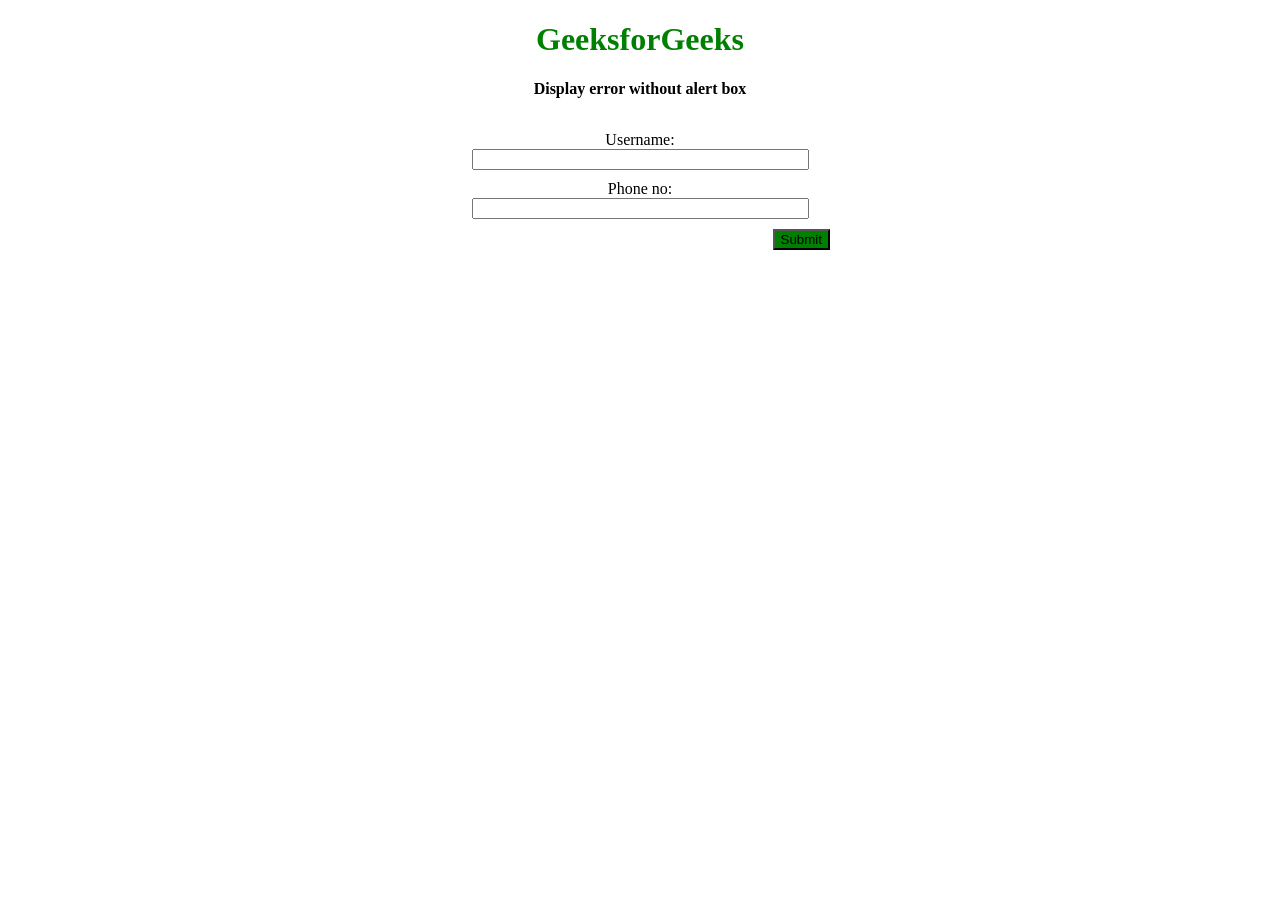
<file: Practice/Vikas/index.html>
<!DOCTYPE html>
<html lang="en">

<head>
	<meta charset="UTF-8">
	<meta name="viewport"
		content="width=device-width,
				initial-scale=1.0">
	<title>Demo</title>
	<style>
		h1 {
			color: green;
		}
		.container {
			padding: 15px;
			width: 400px;
		}
		
		label,
		input {
			margin-bottom: 10px;
		}
		
		button {
			float: right;
			margin-right: 10px;
			background-color: green;
		}
	</style>
</head>

<body>
	<center>
		<h1>GeeksforGeeks</h1>
		<b>Display error without alert box</b>
		<br><br>
		<div class="container">
			<div>
				<label>Username:</label>
				<input type="text" size="40">
			</div>
			<div>
				<label>Phone no:</label>
				<input type="text"
					id="number" size="40">
				<span id="error"></span>
			</div>
			<button type="submit"
					onclick="errorMessage()">
				Submit
			</button>
		</div>
	</center>
</body>
<script>
	function errorMessage() {
		var error = document.getElementById("error")
		if (isNaN(document.getElementById("number").value))
		{
			
			// Changing content and color of content
			error.textContent = "Please enter a valid number"
			error.style.color = "red"
		} else {
			error.textContent = ""
		}
	}
</script>

</html>
</file>
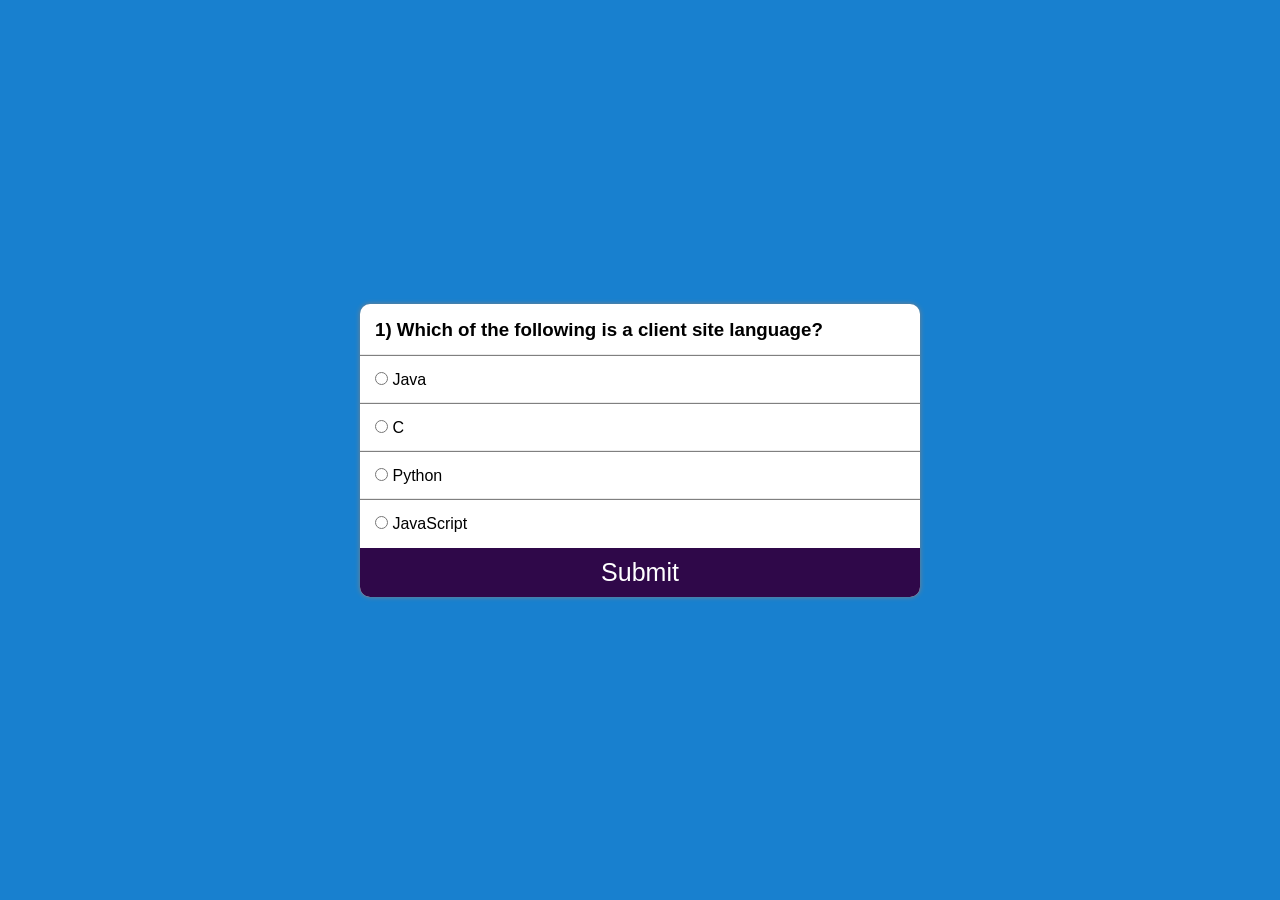
<file: Practice/Sunny/quizApp/index.html>
<!DOCTYPE html>
<html lang="en">

<head>
    <meta charset="UTF-8">
    <meta http-equiv="X-UA-Compatible" content="IE=edge">
    <meta name="viewport" content="width=device-width, initial-scale=1.0">
    <title>Quiz</title>
    <link rel="stylesheet" href="style.css" />
</head>

<body>
    <section class="main">

        <div class="container">
            <div class="col">
                <h3 id="questionBox">
                    1) Lorem ipsum dolor sit amet, consectetur adipisicing elit Debitis?
                </h3>
            </div>
            <div class="col box">
                <input name="option" type="radio" id="first" value="a" required>
                <label for="first">Testing 1</label>
            </div>
            <div class="col box">
                <input name="option" type="radio" id="second" value="b" required>
                <label for="second">Testing 2</label>
            </div>
            <div class="col box">
                <input name="option" type="radio" id="third" value="c" required>
                <label for="third">Testing 3</label>
            </div>
            <div class="col box">
                <input name="option" type="radio" id="fourth" value="d" required>
                <label for="fourth">Testing 4</label>
            </div>
            <button id="submit">Submit</button>
        </div>

    </section>
    <script src="script.js"></script>
</body>

</html>
</file>
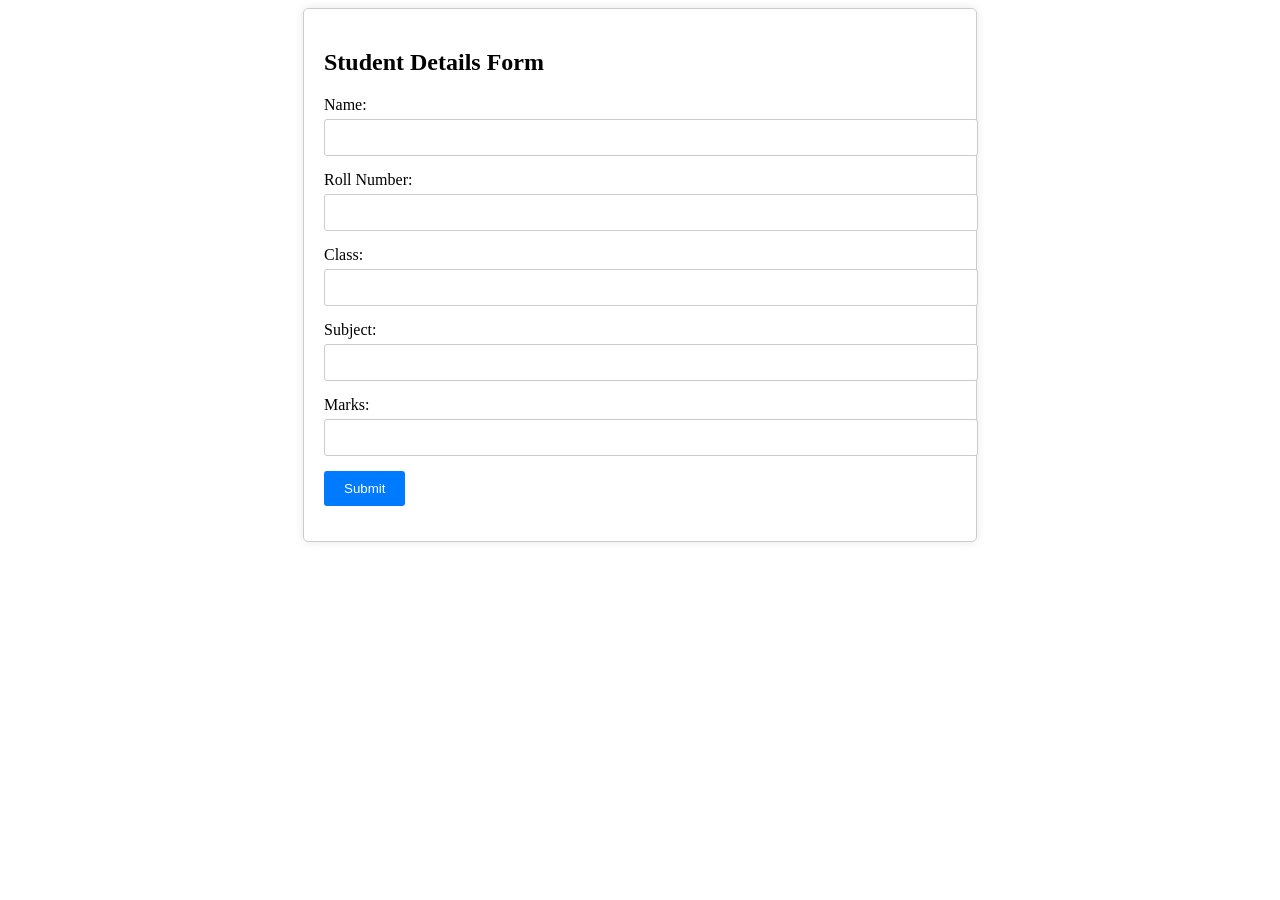
<file: Practice/Tamanna/studentform.html>
<!DOCTYPE html>
<html lang="en">
<head>
    <meta charset="UTF-8">
    <meta name="viewport" content="width=device-width, initial-scale=1.0">
    <title>Student Details Form</title>
    <style>
        /* Style the form container */
        .form-container {
            width: 50%;
            margin: 0 auto;
            padding: 20px;
            border: 1px solid #ccc;
            border-radius: 5px;
            box-shadow: 0 0 10px rgba(0, 0, 0, 0.1);
        }

        /* Style form fields */
        .form-group {
            margin-bottom: 15px;
        }

        .form-group label {
            display: block;
            margin-bottom: 5px;
        }

        .form-group input[type="text"],
        .form-group input[type="number"] {
            width: 100%;
            padding: 10px;
            border: 1px solid #ccc;
            border-radius: 3px;
        }

        /* Style the submit button */
        .btn-submit {
            background-color: #007BFF;
            color: #fff;
            padding: 10px 20px;
            border: none;
            border-radius: 3px;
            cursor: pointer;
        }
    </style>
</head>
<body>
    <div class="form-container">
        <h2>Student Details Form</h2>
        <form action="#" method="post">
            <div class="form-group">
                <label for="name">Name:</label>
                <input type="text" id="name" name="name" required>
            </div>
            <div class="form-group">
                <label for="rollno">Roll Number:</label>
                <input type="text" id="rollno" name="rollno" required>
            </div>
            <div class="form-group">
                <label for="class">Class:</label>
                <input type="text" id="class" name="class" required>
            </div>
            <div class="form-group">
                <label for="subject">Subject:</label>
                <input type="text" id="subject" name="subject" required>
            </div>
            <div class="form-group">
                <label for="marks">Marks:</label>
                <input type="number" id="marks" name="marks" required>
            </div>
            <div class="form-group">
                <input type="submit" class="btn-submit" value="Submit">
            </div>
        </form>
    </div>
</body>
</html>
</file>
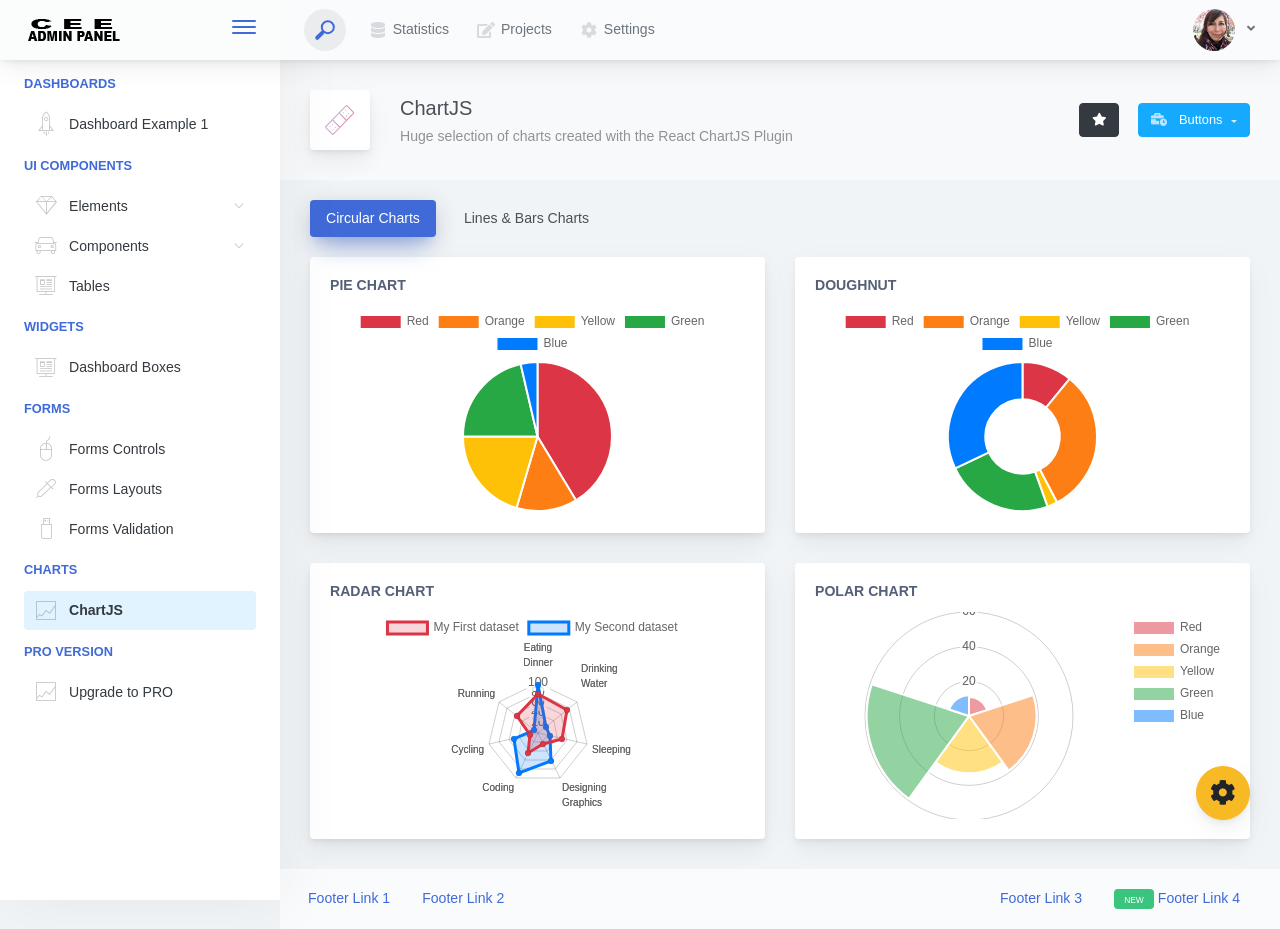
<file: CEE/adminpanel/admin/charts-chartjs.html>
<!doctype html>
<html lang="en">

<head>
    <meta charset="utf-8">
    <meta http-equiv="X-UA-Compatible" content="IE=edge">
    <meta http-equiv="Content-Language" content="en">
    <meta http-equiv="Content-Type" content="text/html; charset=utf-8"/>
    <title>ChartJS - Huge selection of charts created with the React ChartJS Plugin</title>
    <meta name="viewport" content="width=device-width, initial-scale=1, maximum-scale=1, user-scalable=no, shrink-to-fit=no" />
    <meta name="description" content="Huge selection of charts created with the React ChartJS Plugin">
    <meta name="msapplication-tap-highlight" content="no">
    <!--
    =========================================================
    * ArchitectUI HTML Theme Dashboard - v1.0.0
    =========================================================
    * Product Page: https://dashboardpack.com
    * Copyright 2019 DashboardPack (https://dashboardpack.com)
    * Licensed under MIT (https://github.com/DashboardPack/architectui-html-theme-free/blob/master/LICENSE)
    =========================================================
    * The above copyright notice and this permission notice shall be included in all copies or substantial portions of the Software.
    -->
<link href="./main.css" rel="stylesheet"></head>
<body>
    <div class="app-container app-theme-white body-tabs-shadow fixed-sidebar fixed-header">
        <div class="app-header header-shadow">
            <div class="app-header__logo">
                <div class="logo-src"></div>
                <div class="header__pane ml-auto">
                    <div>
                        <button type="button" class="hamburger close-sidebar-btn hamburger--elastic" data-class="closed-sidebar">
                            <span class="hamburger-box">
                                <span class="hamburger-inner"></span>
                            </span>
                        </button>
                    </div>
                </div>
            </div>
            <div class="app-header__mobile-menu">
                <div>
                    <button type="button" class="hamburger hamburger--elastic mobile-toggle-nav">
                        <span class="hamburger-box">
                            <span class="hamburger-inner"></span>
                        </span>
                    </button>
                </div>
            </div>
            <div class="app-header__menu">
                <span>
                    <button type="button" class="btn-icon btn-icon-only btn btn-primary btn-sm mobile-toggle-header-nav">
                        <span class="btn-icon-wrapper">
                            <i class="fa fa-ellipsis-v fa-w-6"></i>
                        </span>
                    </button>
                </span>
            </div>    <div class="app-header__content">
                <div class="app-header-left">
                    <div class="search-wrapper">
                        <div class="input-holder">
                            <input type="text" class="search-input" placeholder="Type to search">
                            <button class="search-icon"><span></span></button>
                        </div>
                        <button class="close"></button>
                    </div>
                    <ul class="header-menu nav">
                        <li class="nav-item">
                            <a href="javascript:void(0);" class="nav-link">
                                <i class="nav-link-icon fa fa-database"> </i>
                                Statistics
                            </a>
                        </li>
                        <li class="btn-group nav-item">
                            <a href="javascript:void(0);" class="nav-link">
                                <i class="nav-link-icon fa fa-edit"></i>
                                Projects
                            </a>
                        </li>
                        <li class="dropdown nav-item">
                            <a href="javascript:void(0);" class="nav-link">
                                <i class="nav-link-icon fa fa-cog"></i>
                                Settings
                            </a>
                        </li>
                    </ul>        </div>
                <div class="app-header-right">
                    <div class="header-btn-lg pr-0">
                        <div class="widget-content p-0">
                            <div class="widget-content-wrapper">
                                <div class="widget-content-left">
                                    <div class="btn-group">
                                        <a data-toggle="dropdown" aria-haspopup="true" aria-expanded="false" class="p-0 btn">
                                            <img width="42" class="rounded-circle" src="assets/images/avatars/1.jpg" alt="">
                                            <i class="fa fa-angle-down ml-2 opacity-8"></i>
                                        </a>
                                        <div tabindex="-1" role="menu" aria-hidden="true" class="dropdown-menu dropdown-menu-right">
                                            <button type="button" tabindex="0" class="dropdown-item">User Account</button>
                                            <button type="button" tabindex="0" class="dropdown-item">Settings</button>
                                            <h6 tabindex="-1" class="dropdown-header">Header</h6>
                                            <button type="button" tabindex="0" class="dropdown-item">Actions</button>
                                            <div tabindex="-1" class="dropdown-divider"></div>
                                            <button type="button" tabindex="0" class="dropdown-item">Dividers</button>
                                        </div>
                                    </div>
                                </div>
                                <div class="widget-content-left  ml-3 header-user-info">
                                    <div class="widget-heading">
                                        Alina Mclourd
                                    </div>
                                    <div class="widget-subheading">
                                        VP People Manager
                                    </div>
                                </div>
                                <div class="widget-content-right header-user-info ml-3">
                                    <button type="button" class="btn-shadow p-1 btn btn-primary btn-sm show-toastr-example">
                                        <i class="fa text-white fa-calendar pr-1 pl-1"></i>
                                    </button>
                                </div>
                            </div>
                        </div>
                    </div>        </div>
            </div>
        </div>        <div class="ui-theme-settings">
            <button type="button" id="TooltipDemo" class="btn-open-options btn btn-warning">
                <i class="fa fa-cog fa-w-16 fa-spin fa-2x"></i>
            </button>
            <div class="theme-settings__inner">
                <div class="scrollbar-container">
                    <div class="theme-settings__options-wrapper">
                        <h3 class="themeoptions-heading">Layout Options
                        </h3>
                        <div class="p-3">
                            <ul class="list-group">
                                <li class="list-group-item">
                                    <div class="widget-content p-0">
                                        <div class="widget-content-wrapper">
                                            <div class="widget-content-left mr-3">
                                                <div class="switch has-switch switch-container-class" data-class="fixed-header">
                                                    <div class="switch-animate switch-on">
                                                        <input type="checkbox" checked data-toggle="toggle" data-onstyle="success">
                                                    </div>
                                                </div>
                                            </div>
                                            <div class="widget-content-left">
                                                <div class="widget-heading">Fixed Header
                                                </div>
                                                <div class="widget-subheading">Makes the header top fixed, always visible!
                                                </div>
                                            </div>
                                        </div>
                                    </div>
                                </li>
                                <li class="list-group-item">
                                    <div class="widget-content p-0">
                                        <div class="widget-content-wrapper">
                                            <div class="widget-content-left mr-3">
                                                <div class="switch has-switch switch-container-class" data-class="fixed-sidebar">
                                                    <div class="switch-animate switch-on">
                                                        <input type="checkbox" checked data-toggle="toggle" data-onstyle="success">
                                                    </div>
                                                </div>
                                            </div>
                                            <div class="widget-content-left">
                                                <div class="widget-heading">Fixed Sidebar
                                                </div>
                                                <div class="widget-subheading">Makes the sidebar left fixed, always visible!
                                                </div>
                                            </div>
                                        </div>
                                    </div>
                                </li>
                                <li class="list-group-item">
                                    <div class="widget-content p-0">
                                        <div class="widget-content-wrapper">
                                            <div class="widget-content-left mr-3">
                                                <div class="switch has-switch switch-container-class" data-class="fixed-footer">
                                                    <div class="switch-animate switch-off">
                                                        <input type="checkbox" data-toggle="toggle" data-onstyle="success">
                                                    </div>
                                                </div>
                                            </div>
                                            <div class="widget-content-left">
                                                <div class="widget-heading">Fixed Footer
                                                </div>
                                                <div class="widget-subheading">Makes the app footer bottom fixed, always visible!
                                                </div>
                                            </div>
                                        </div>
                                    </div>
                                </li>
                            </ul>
                        </div>
                        <h3 class="themeoptions-heading">
                            <div>
                                Header Options
                            </div>
                            <button type="button" class="btn-pill btn-shadow btn-wide ml-auto btn btn-focus btn-sm switch-header-cs-class" data-class="">
                                Restore Default
                            </button>
                        </h3>
                        <div class="p-3">
                            <ul class="list-group">
                                <li class="list-group-item">
                                    <h5 class="pb-2">Choose Color Scheme
                                    </h5>
                                    <div class="theme-settings-swatches">
                                        <div class="swatch-holder bg-primary switch-header-cs-class" data-class="bg-primary header-text-light">
                                        </div>
                                        <div class="swatch-holder bg-secondary switch-header-cs-class" data-class="bg-secondary header-text-light">
                                        </div>
                                        <div class="swatch-holder bg-success switch-header-cs-class" data-class="bg-success header-text-dark">
                                        </div>
                                        <div class="swatch-holder bg-info switch-header-cs-class" data-class="bg-info header-text-dark">
                                        </div>
                                        <div class="swatch-holder bg-warning switch-header-cs-class" data-class="bg-warning header-text-dark">
                                        </div>
                                        <div class="swatch-holder bg-danger switch-header-cs-class" data-class="bg-danger header-text-light">
                                        </div>
                                        <div class="swatch-holder bg-light switch-header-cs-class" data-class="bg-light header-text-dark">
                                        </div>
                                        <div class="swatch-holder bg-dark switch-header-cs-class" data-class="bg-dark header-text-light">
                                        </div>
                                        <div class="swatch-holder bg-focus switch-header-cs-class" data-class="bg-focus header-text-light">
                                        </div>
                                        <div class="swatch-holder bg-alternate switch-header-cs-class" data-class="bg-alternate header-text-light">
                                        </div>
                                        <div class="divider">
                                        </div>
                                        <div class="swatch-holder bg-vicious-stance switch-header-cs-class" data-class="bg-vicious-stance header-text-light">
                                        </div>
                                        <div class="swatch-holder bg-midnight-bloom switch-header-cs-class" data-class="bg-midnight-bloom header-text-light">
                                        </div>
                                        <div class="swatch-holder bg-night-sky switch-header-cs-class" data-class="bg-night-sky header-text-light">
                                        </div>
                                        <div class="swatch-holder bg-slick-carbon switch-header-cs-class" data-class="bg-slick-carbon header-text-light">
                                        </div>
                                        <div class="swatch-holder bg-asteroid switch-header-cs-class" data-class="bg-asteroid header-text-light">
                                        </div>
                                        <div class="swatch-holder bg-royal switch-header-cs-class" data-class="bg-royal header-text-light">
                                        </div>
                                        <div class="swatch-holder bg-warm-flame switch-header-cs-class" data-class="bg-warm-flame header-text-dark">
                                        </div>
                                        <div class="swatch-holder bg-night-fade switch-header-cs-class" data-class="bg-night-fade header-text-dark">
                                        </div>
                                        <div class="swatch-holder bg-sunny-morning switch-header-cs-class" data-class="bg-sunny-morning header-text-dark">
                                        </div>
                                        <div class="swatch-holder bg-tempting-azure switch-header-cs-class" data-class="bg-tempting-azure header-text-dark">
                                        </div>
                                        <div class="swatch-holder bg-amy-crisp switch-header-cs-class" data-class="bg-amy-crisp header-text-dark">
                                        </div>
                                        <div class="swatch-holder bg-heavy-rain switch-header-cs-class" data-class="bg-heavy-rain header-text-dark">
                                        </div>
                                        <div class="swatch-holder bg-mean-fruit switch-header-cs-class" data-class="bg-mean-fruit header-text-dark">
                                        </div>
                                        <div class="swatch-holder bg-malibu-beach switch-header-cs-class" data-class="bg-malibu-beach header-text-light">
                                        </div>
                                        <div class="swatch-holder bg-deep-blue switch-header-cs-class" data-class="bg-deep-blue header-text-dark">
                                        </div>
                                        <div class="swatch-holder bg-ripe-malin switch-header-cs-class" data-class="bg-ripe-malin header-text-light">
                                        </div>
                                        <div class="swatch-holder bg-arielle-smile switch-header-cs-class" data-class="bg-arielle-smile header-text-light">
                                        </div>
                                        <div class="swatch-holder bg-plum-plate switch-header-cs-class" data-class="bg-plum-plate header-text-light">
                                        </div>
                                        <div class="swatch-holder bg-happy-fisher switch-header-cs-class" data-class="bg-happy-fisher header-text-dark">
                                        </div>
                                        <div class="swatch-holder bg-happy-itmeo switch-header-cs-class" data-class="bg-happy-itmeo header-text-light">
                                        </div>
                                        <div class="swatch-holder bg-mixed-hopes switch-header-cs-class" data-class="bg-mixed-hopes header-text-light">
                                        </div>
                                        <div class="swatch-holder bg-strong-bliss switch-header-cs-class" data-class="bg-strong-bliss header-text-light">
                                        </div>
                                        <div class="swatch-holder bg-grow-early switch-header-cs-class" data-class="bg-grow-early header-text-light">
                                        </div>
                                        <div class="swatch-holder bg-love-kiss switch-header-cs-class" data-class="bg-love-kiss header-text-light">
                                        </div>
                                        <div class="swatch-holder bg-premium-dark switch-header-cs-class" data-class="bg-premium-dark header-text-light">
                                        </div>
                                        <div class="swatch-holder bg-happy-green switch-header-cs-class" data-class="bg-happy-green header-text-light">
                                        </div>
                                    </div>
                                </li>
                            </ul>
                        </div>
                        <h3 class="themeoptions-heading">
                            <div>Sidebar Options</div>
                            <button type="button" class="btn-pill btn-shadow btn-wide ml-auto btn btn-focus btn-sm switch-sidebar-cs-class" data-class="">
                                Restore Default
                            </button>
                        </h3>
                        <div class="p-3">
                            <ul class="list-group">
                                <li class="list-group-item">
                                    <h5 class="pb-2">Choose Color Scheme
                                    </h5>
                                    <div class="theme-settings-swatches">
                                        <div class="swatch-holder bg-primary switch-sidebar-cs-class" data-class="bg-primary sidebar-text-light">
                                        </div>
                                        <div class="swatch-holder bg-secondary switch-sidebar-cs-class" data-class="bg-secondary sidebar-text-light">
                                        </div>
                                        <div class="swatch-holder bg-success switch-sidebar-cs-class" data-class="bg-success sidebar-text-dark">
                                        </div>
                                        <div class="swatch-holder bg-info switch-sidebar-cs-class" data-class="bg-info sidebar-text-dark">
                                        </div>
                                        <div class="swatch-holder bg-warning switch-sidebar-cs-class" data-class="bg-warning sidebar-text-dark">
                                        </div>
                                        <div class="swatch-holder bg-danger switch-sidebar-cs-class" data-class="bg-danger sidebar-text-light">
                                        </div>
                                        <div class="swatch-holder bg-light switch-sidebar-cs-class" data-class="bg-light sidebar-text-dark">
                                        </div>
                                        <div class="swatch-holder bg-dark switch-sidebar-cs-class" data-class="bg-dark sidebar-text-light">
                                        </div>
                                        <div class="swatch-holder bg-focus switch-sidebar-cs-class" data-class="bg-focus sidebar-text-light">
                                        </div>
                                        <div class="swatch-holder bg-alternate switch-sidebar-cs-class" data-class="bg-alternate sidebar-text-light">
                                        </div>
                                        <div class="divider">
                                        </div>
                                        <div class="swatch-holder bg-vicious-stance switch-sidebar-cs-class" data-class="bg-vicious-stance sidebar-text-light">
                                        </div>
                                        <div class="swatch-holder bg-midnight-bloom switch-sidebar-cs-class" data-class="bg-midnight-bloom sidebar-text-light">
                                        </div>
                                        <div class="swatch-holder bg-night-sky switch-sidebar-cs-class" data-class="bg-night-sky sidebar-text-light">
                                        </div>
                                        <div class="swatch-holder bg-slick-carbon switch-sidebar-cs-class" data-class="bg-slick-carbon sidebar-text-light">
                                        </div>
                                        <div class="swatch-holder bg-asteroid switch-sidebar-cs-class" data-class="bg-asteroid sidebar-text-light">
                                        </div>
                                        <div class="swatch-holder bg-royal switch-sidebar-cs-class" data-class="bg-royal sidebar-text-light">
                                        </div>
                                        <div class="swatch-holder bg-warm-flame switch-sidebar-cs-class" data-class="bg-warm-flame sidebar-text-dark">
                                        </div>
                                        <div class="swatch-holder bg-night-fade switch-sidebar-cs-class" data-class="bg-night-fade sidebar-text-dark">
                                        </div>
                                        <div class="swatch-holder bg-sunny-morning switch-sidebar-cs-class" data-class="bg-sunny-morning sidebar-text-dark">
                                        </div>
                                        <div class="swatch-holder bg-tempting-azure switch-sidebar-cs-class" data-class="bg-tempting-azure sidebar-text-dark">
                                        </div>
                                        <div class="swatch-holder bg-amy-crisp switch-sidebar-cs-class" data-class="bg-amy-crisp sidebar-text-dark">
                                        </div>
                                        <div class="swatch-holder bg-heavy-rain switch-sidebar-cs-class" data-class="bg-heavy-rain sidebar-text-dark">
                                        </div>
                                        <div class="swatch-holder bg-mean-fruit switch-sidebar-cs-class" data-class="bg-mean-fruit sidebar-text-dark">
                                        </div>
                                        <div class="swatch-holder bg-malibu-beach switch-sidebar-cs-class" data-class="bg-malibu-beach sidebar-text-light">
                                        </div>
                                        <div class="swatch-holder bg-deep-blue switch-sidebar-cs-class" data-class="bg-deep-blue sidebar-text-dark">
                                        </div>
                                        <div class="swatch-holder bg-ripe-malin switch-sidebar-cs-class" data-class="bg-ripe-malin sidebar-text-light">
                                        </div>
                                        <div class="swatch-holder bg-arielle-smile switch-sidebar-cs-class" data-class="bg-arielle-smile sidebar-text-light">
                                        </div>
                                        <div class="swatch-holder bg-plum-plate switch-sidebar-cs-class" data-class="bg-plum-plate sidebar-text-light">
                                        </div>
                                        <div class="swatch-holder bg-happy-fisher switch-sidebar-cs-class" data-class="bg-happy-fisher sidebar-text-dark">
                                        </div>
                                        <div class="swatch-holder bg-happy-itmeo switch-sidebar-cs-class" data-class="bg-happy-itmeo sidebar-text-light">
                                        </div>
                                        <div class="swatch-holder bg-mixed-hopes switch-sidebar-cs-class" data-class="bg-mixed-hopes sidebar-text-light">
                                        </div>
                                        <div class="swatch-holder bg-strong-bliss switch-sidebar-cs-class" data-class="bg-strong-bliss sidebar-text-light">
                                        </div>
                                        <div class="swatch-holder bg-grow-early switch-sidebar-cs-class" data-class="bg-grow-early sidebar-text-light">
                                        </div>
                                        <div class="swatch-holder bg-love-kiss switch-sidebar-cs-class" data-class="bg-love-kiss sidebar-text-light">
                                        </div>
                                        <div class="swatch-holder bg-premium-dark switch-sidebar-cs-class" data-class="bg-premium-dark sidebar-text-light">
                                        </div>
                                        <div class="swatch-holder bg-happy-green switch-sidebar-cs-class" data-class="bg-happy-green sidebar-text-light">
                                        </div>
                                    </div>
                                </li>
                            </ul>
                        </div>
                        <h3 class="themeoptions-heading">
                            <div>Main Content Options</div>
                            <button type="button" class="btn-pill btn-shadow btn-wide ml-auto active btn btn-focus btn-sm">Restore Default
                            </button>
                        </h3>
                        <div class="p-3">
                            <ul class="list-group">
                                <li class="list-group-item">
                                    <h5 class="pb-2">Page Section Tabs
                                    </h5>
                                    <div class="theme-settings-swatches">
                                        <div role="group" class="mt-2 btn-group">
                                            <button type="button" class="btn-wide btn-shadow btn-primary btn btn-secondary switch-theme-class" data-class="body-tabs-line">
                                                Line
                                            </button>
                                            <button type="button" class="btn-wide btn-shadow btn-primary active btn btn-secondary switch-theme-class" data-class="body-tabs-shadow">
                                                Shadow
                                            </button>
                                        </div>
                                    </div>
                                </li>
                            </ul>
                        </div>
                    </div>
                </div>
            </div>
        </div>        <div class="app-main">
                <div class="app-sidebar sidebar-shadow">
                    <div class="app-header__logo">
                        <div class="logo-src"></div>
                        <div class="header__pane ml-auto">
                            <div>
                                <button type="button" class="hamburger close-sidebar-btn hamburger--elastic" data-class="closed-sidebar">
                                    <span class="hamburger-box">
                                        <span class="hamburger-inner"></span>
                                    </span>
                                </button>
                            </div>
                        </div>
                    </div>
                    <div class="app-header__mobile-menu">
                        <div>
                            <button type="button" class="hamburger hamburger--elastic mobile-toggle-nav">
                                <span class="hamburger-box">
                                    <span class="hamburger-inner"></span>
                                </span>
                            </button>
                        </div>
                    </div>
                    <div class="app-header__menu">
                        <span>
                            <button type="button" class="btn-icon btn-icon-only btn btn-primary btn-sm mobile-toggle-header-nav">
                                <span class="btn-icon-wrapper">
                                    <i class="fa fa-ellipsis-v fa-w-6"></i>
                                </span>
                            </button>
                        </span>
                    </div>    <div class="scrollbar-sidebar">
                        <div class="app-sidebar__inner">
                            <ul class="vertical-nav-menu">
                                <li class="app-sidebar__heading">Dashboards</li>
                                <li>
                                    <a href="index.html">
                                        <i class="metismenu-icon pe-7s-rocket"></i>
                                        Dashboard Example 1
                                    </a>
                                </li>
                                <li class="app-sidebar__heading">UI Components</li>
                                <li
                                    
                                    
                                    
                                    
                                    
                                    
                                    
                                    
                                >
                                    <a href="#">
                                        <i class="metismenu-icon pe-7s-diamond"></i>
                                        Elements
                                        <i class="metismenu-state-icon pe-7s-angle-down caret-left"></i>
                                    </a>
                                    <ul
                                        
                                        
                                        
                                        
                                        
                                        
                                        
                                        
                                    >
                                        <li>
                                            <a href="elements-buttons-standard.html">
                                                <i class="metismenu-icon"></i>
                                                Buttons
                                            </a>
                                        </li>
                                        <li>
                                            <a href="elements-dropdowns.html">
                                                <i class="metismenu-icon">
                                                </i>Dropdowns
                                            </a>
                                        </li>
                                        <li>
                                            <a href="elements-icons.html">
                                                <i class="metismenu-icon">
                                                </i>Icons
                                            </a>
                                        </li>
                                        <li>
                                            <a href="elements-badges-labels.html">
                                                <i class="metismenu-icon">
                                                </i>Badges
                                            </a>
                                        </li>
                                        <li>
                                            <a href="elements-cards.html">
                                                <i class="metismenu-icon">
                                                </i>Cards
                                            </a>
                                        </li>
                                        <li>
                                            <a href="elements-list-group.html">
                                                <i class="metismenu-icon">
                                                </i>List Groups
                                            </a>
                                        </li>
                                        <li>
                                            <a href="elements-navigation.html">
                                                <i class="metismenu-icon">
                                                </i>Navigation Menus
                                            </a>
                                        </li>
                                        <li>
                                            <a href="elements-utilities.html">
                                                <i class="metismenu-icon">
                                                </i>Utilities
                                            </a>
                                        </li>
                                    </ul>
                                </li>
                                <li
                                    
                                    
                                    
                                    
                                    
                                    
                                    
                                    
                                    
                                    
                                    
                                >
                                    <a href="#">
                                        <i class="metismenu-icon pe-7s-car"></i>
                                        Components
                                        <i class="metismenu-state-icon pe-7s-angle-down caret-left"></i>
                                    </a>
                                    <ul
                                        
                                        
                                        
                                        
                                        
                                        
                                        
                                        
                                        
                                        
                                        
                                    >
                                        <li>
                                            <a href="components-tabs.html">
                                                <i class="metismenu-icon">
                                                </i>Tabs
                                            </a>
                                        </li>
                                        <li>
                                            <a href="components-accordions.html">
                                                <i class="metismenu-icon">
                                                </i>Accordions
                                            </a>
                                        </li>
                                        <li>
                                            <a href="components-notifications.html">
                                                <i class="metismenu-icon">
                                                </i>Notifications
                                            </a>
                                        </li>
                                        <li>
                                            <a href="components-modals.html">
                                                <i class="metismenu-icon">
                                                </i>Modals
                                            </a>
                                        </li>
                                        <li>
                                            <a href="components-progress-bar.html">
                                                <i class="metismenu-icon">
                                                </i>Progress Bar
                                            </a>
                                        </li>
                                        <li>
                                            <a href="components-tooltips-popovers.html">
                                                <i class="metismenu-icon">
                                                </i>Tooltips &amp; Popovers
                                            </a>
                                        </li>
                                        <li>
                                            <a href="components-carousel.html">
                                                <i class="metismenu-icon">
                                                </i>Carousel
                                            </a>
                                        </li>
                                        <li>
                                            <a href="components-calendar.html">
                                                <i class="metismenu-icon">
                                                </i>Calendar
                                            </a>
                                        </li>
                                        <li>
                                            <a href="components-pagination.html">
                                                <i class="metismenu-icon">
                                                </i>Pagination
                                            </a>
                                        </li>
                                        <li>
                                            <a href="components-scrollable-elements.html">
                                                <i class="metismenu-icon">
                                                </i>Scrollable
                                            </a>
                                        </li>
                                        <li>
                                            <a href="components-maps.html">
                                                <i class="metismenu-icon">
                                                </i>Maps
                                            </a>
                                        </li>
                                    </ul>
                                </li>
                                <li  >
                                    <a href="tables-regular.html">
                                        <i class="metismenu-icon pe-7s-display2"></i>
                                        Tables
                                    </a>
                                </li>
                                <li class="app-sidebar__heading">Widgets</li>
                                <li>
                                    <a href="dashboard-boxes.html">
                                        <i class="metismenu-icon pe-7s-display2"></i>
                                        Dashboard Boxes
                                    </a>
                                </li>
                                <li class="app-sidebar__heading">Forms</li>
                                <li>
                                    <a href="forms-controls.html">
                                        <i class="metismenu-icon pe-7s-mouse">
                                        </i>Forms Controls
                                    </a>
                                </li>
                                <li>
                                    <a href="forms-layouts.html">
                                        <i class="metismenu-icon pe-7s-eyedropper">
                                        </i>Forms Layouts
                                    </a>
                                </li>
                                <li>
                                    <a href="forms-validation.html">
                                        <i class="metismenu-icon pe-7s-pendrive">
                                        </i>Forms Validation
                                    </a>
                                </li>
                                <li class="app-sidebar__heading">Charts</li>
                                <li>
                                    <a href="charts-chartjs.html" class="mm-active">
                                        <i class="metismenu-icon pe-7s-graph2">
                                        </i>ChartJS
                                    </a>
                                </li>
                                <li class="app-sidebar__heading">PRO Version</li>
                                <li>
                                    <a href="https://dashboardpack.com/theme-details/architectui-dashboard-html-pro/" target="_blank">
                                        <i class="metismenu-icon pe-7s-graph2">
                                        </i>
                                        Upgrade to PRO
                                    </a>
                                </li>
                            </ul>
                        </div>
                    </div>
                </div>    <div class="app-main__outer">
                    <div class="app-main__inner">
                        <div class="app-page-title">
                            <div class="page-title-wrapper">
                                <div class="page-title-heading">
                                    <div class="page-title-icon">
                                        <i class="pe-7s-bandaid icon-gradient bg-amy-crisp">
                                        </i>
                                    </div>
                                    <div>ChartJS
                                        <div class="page-title-subheading">Huge selection of charts created with the React ChartJS Plugin
                                        </div>
                                    </div>
                                </div>
                                <div class="page-title-actions">
                                    <button type="button" data-toggle="tooltip" title="Example Tooltip" data-placement="bottom" class="btn-shadow mr-3 btn btn-dark">
                                        <i class="fa fa-star"></i>
                                    </button>
                                    <div class="d-inline-block dropdown">
                                        <button type="button" data-toggle="dropdown" aria-haspopup="true" aria-expanded="false" class="btn-shadow dropdown-toggle btn btn-info">
                                            <span class="btn-icon-wrapper pr-2 opacity-7">
                                                <i class="fa fa-business-time fa-w-20"></i>
                                            </span>
                                            Buttons
                                        </button>
                                        <div tabindex="-1" role="menu" aria-hidden="true" class="dropdown-menu dropdown-menu-right">
                                            <ul class="nav flex-column">
                                                <li class="nav-item">
                                                    <a href="javascript:void(0);" class="nav-link">
                                                        <i class="nav-link-icon lnr-inbox"></i>
                                                        <span>
                                                            Inbox
                                                        </span>
                                                        <div class="ml-auto badge badge-pill badge-secondary">86</div>
                                                    </a>
                                                </li>
                                                <li class="nav-item">
                                                    <a href="javascript:void(0);" class="nav-link">
                                                        <i class="nav-link-icon lnr-book"></i>
                                                        <span>
                                                            Book
                                                        </span>
                                                        <div class="ml-auto badge badge-pill badge-danger">5</div>
                                                    </a>
                                                </li>
                                                <li class="nav-item">
                                                    <a href="javascript:void(0);" class="nav-link">
                                                        <i class="nav-link-icon lnr-picture"></i>
                                                        <span>
                                                            Picture
                                                        </span>
                                                    </a>
                                                </li>
                                                <li class="nav-item">
                                                    <a disabled href="javascript:void(0);" class="nav-link disabled">
                                                        <i class="nav-link-icon lnr-file-empty"></i>
                                                        <span>
                                                            File Disabled
                                                        </span>
                                                    </a>
                                                </li>
                                            </ul>
                                        </div>
                                    </div>
                                </div>    </div>
                        </div>            <ul class="body-tabs body-tabs-layout tabs-animated body-tabs-animated nav">
                            <li class="nav-item">
                                <a role="tab" class="nav-link active" id="tab-0" data-toggle="tab" href="#tab-content-0">
                                    <span>Circular Charts</span>
                                </a>
                            </li>
                            <li class="nav-item">
                                <a role="tab" class="nav-link" id="tab-1" data-toggle="tab" href="#tab-content-1">
                                    <span>Lines & Bars Charts</span>
                                </a>
                            </li>
                        </ul>
                        <div class="tab-content">
                            <div class="tab-pane tabs-animation fade show active" id="tab-content-0" role="tabpanel">
                                <div class="row">
                                    <div class="col-md-6">
                                        <div class="main-card mb-3 card">
                                            <div class="card-body">
                                                <h5 class="card-title">Pie Chart</h5>
                                                <canvas id="chart-area"></canvas>
                                            </div>
                                        </div>
                                        <div class="main-card mb-3 card">
                                            <div class="card-body">
                                                <h5 class="card-title">Radar Chart</h5>
                                                <canvas id="radar-chart"></canvas>
                                            </div>
                                        </div>
                                    </div>
                                    <div class="col-md-6">
                                        <div class="main-card mb-3 card">
                                            <div class="card-body">
                                                <h5 class="card-title">Doughnut</h5>
                                                <canvas id="doughnut-chart"></canvas>
                                            </div>
                                        </div>
                                        <div class="main-card mb-3 card">
                                            <div class="card-body">
                                                <h5 class="card-title">Polar Chart</h5>
                                                <canvas id="polar-chart"></canvas>
                                            </div>
                                        </div>
                                    </div>
                                </div>
            
                            </div>
                            <div class="tab-pane tabs-animation fade" id="tab-content-1" role="tabpanel">
                                <div class="row">
                                    <div class="col-md-6">
                                        <div class="main-card mb-3 card">
                                            <div class="card-body">
                                                <h5 class="card-title">Vertical Bars</h5>
                                                <canvas id="canvas"></canvas>
                                            </div>
                                        </div>
                                        <div class="main-card mb-3 card">
                                            <div class="card-body">
                                                <h5 class="card-title">Horizontal Bars</h5>
                                                <canvas id="chart-horiz-bar"></canvas>
                                            </div>
                                        </div>
                                    </div>
                                    <div class="col-md-6">
                                        <div class="main-card mb-3 card">
                                            <div class="card-body">
                                                <h5 class="card-title">Line Chart</h5>
                                                <div style="height: 400px">
                                                    <canvas id="line-chart"></canvas>
                                                </div>
                                            </div>
                                        </div>
                                        <div class="main-card mb-3 card">
                                            <div class="card-body">
                                                <h5 class="card-title">Stacked Bars</h5>
                                                <canvas id="stacked-bars-chart"></canvas>
                                            </div>
                                        </div>
                                    </div>
                                </div>
                            </div>
                        </div>
            
                    </div>
                    <div class="app-wrapper-footer">
                        <div class="app-footer">
                            <div class="app-footer__inner">
                                <div class="app-footer-left">
                                    <ul class="nav">
                                        <li class="nav-item">
                                            <a href="javascript:void(0);" class="nav-link">
                                                Footer Link 1
                                            </a>
                                        </li>
                                        <li class="nav-item">
                                            <a href="javascript:void(0);" class="nav-link">
                                                Footer Link 2
                                            </a>
                                        </li>
                                    </ul>
                                </div>
                                <div class="app-footer-right">
                                    <ul class="nav">
                                        <li class="nav-item">
                                            <a href="javascript:void(0);" class="nav-link">
                                                Footer Link 3
                                            </a>
                                        </li>
                                        <li class="nav-item">
                                            <a href="javascript:void(0);" class="nav-link">
                                                <div class="badge badge-success mr-1 ml-0">
                                                    <small>NEW</small>
                                                </div>
                                                Footer Link 4
                                            </a>
                                        </li>
                                    </ul>
                                </div>
                            </div>
                        </div>
                    </div>    </div>
        </div>
    </div>
<script type="text/javascript" src="./assets/scripts/main.js"></script></body>
</html>
</file>
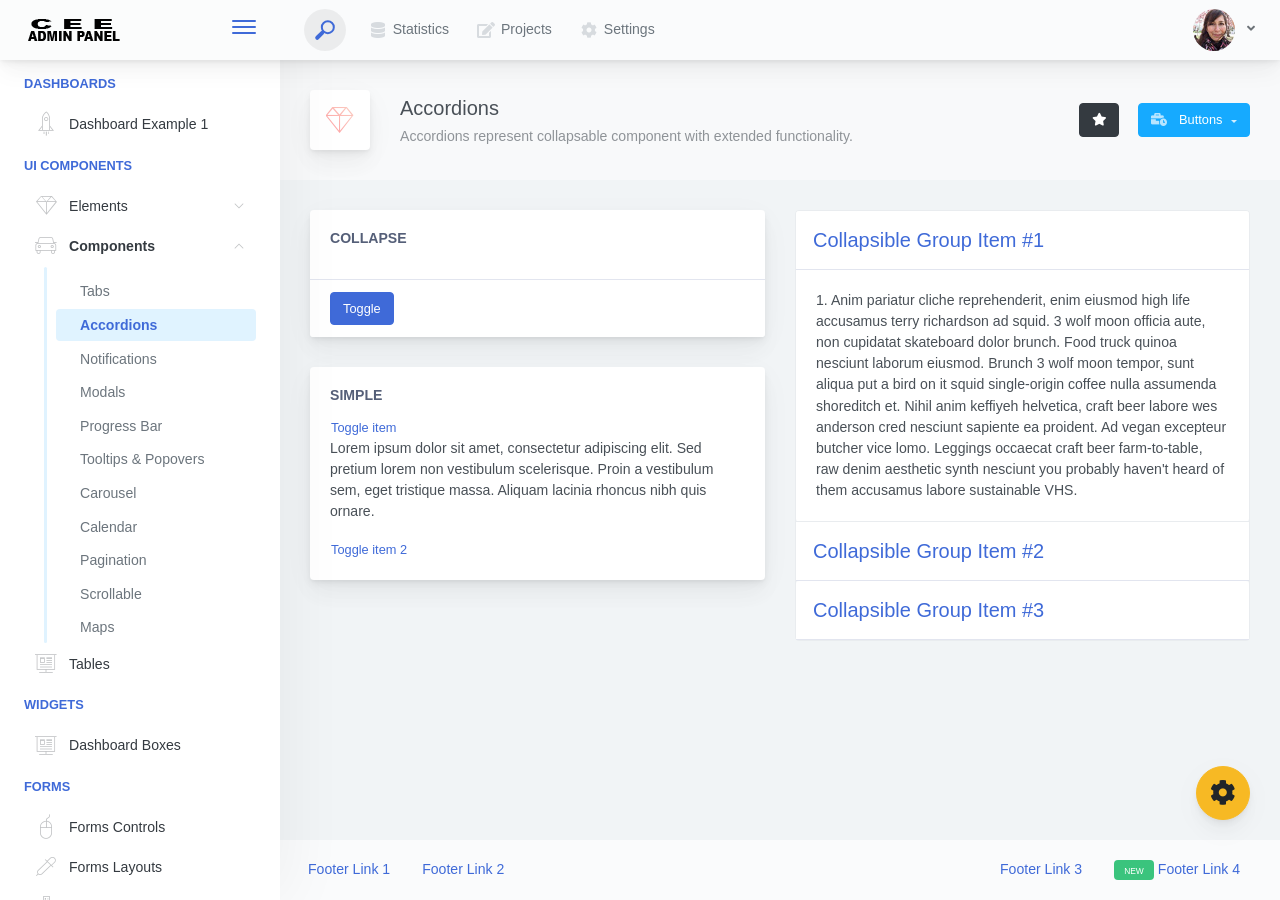
<file: CEE/adminpanel/admin/components-accordions.html>
<!doctype html>
<html lang="en">

<head>
    <meta charset="utf-8">
    <meta http-equiv="X-UA-Compatible" content="IE=edge">
    <meta http-equiv="Content-Language" content="en">
    <meta http-equiv="Content-Type" content="text/html; charset=utf-8"/>
    <title>Accordions - Accordions represent collapsable component with extended functionality.</title>
    <meta name="viewport" content="width=device-width, initial-scale=1, maximum-scale=1, user-scalable=no, shrink-to-fit=no" />
    <meta name="description" content="Accordions represent collapsable component with extended functionality.">
    <meta name="msapplication-tap-highlight" content="no">
    <!--
    =========================================================
    * ArchitectUI HTML Theme Dashboard - v1.0.0
    =========================================================
    * Product Page: https://dashboardpack.com
    * Copyright 2019 DashboardPack (https://dashboardpack.com)
    * Licensed under MIT (https://github.com/DashboardPack/architectui-html-theme-free/blob/master/LICENSE)
    =========================================================
    * The above copyright notice and this permission notice shall be included in all copies or substantial portions of the Software.
    -->
<link href="./main.css" rel="stylesheet"></head>
<body>
    <div class="app-container app-theme-white body-tabs-shadow fixed-sidebar fixed-header">
        <div class="app-header header-shadow">
            <div class="app-header__logo">
                <div class="logo-src"></div>
                <div class="header__pane ml-auto">
                    <div>
                        <button type="button" class="hamburger close-sidebar-btn hamburger--elastic" data-class="closed-sidebar">
                            <span class="hamburger-box">
                                <span class="hamburger-inner"></span>
                            </span>
                        </button>
                    </div>
                </div>
            </div>
            <div class="app-header__mobile-menu">
                <div>
                    <button type="button" class="hamburger hamburger--elastic mobile-toggle-nav">
                        <span class="hamburger-box">
                            <span class="hamburger-inner"></span>
                        </span>
                    </button>
                </div>
            </div>
            <div class="app-header__menu">
                <span>
                    <button type="button" class="btn-icon btn-icon-only btn btn-primary btn-sm mobile-toggle-header-nav">
                        <span class="btn-icon-wrapper">
                            <i class="fa fa-ellipsis-v fa-w-6"></i>
                        </span>
                    </button>
                </span>
            </div>    <div class="app-header__content">
                <div class="app-header-left">
                    <div class="search-wrapper">
                        <div class="input-holder">
                            <input type="text" class="search-input" placeholder="Type to search">
                            <button class="search-icon"><span></span></button>
                        </div>
                        <button class="close"></button>
                    </div>
                    <ul class="header-menu nav">
                        <li class="nav-item">
                            <a href="javascript:void(0);" class="nav-link">
                                <i class="nav-link-icon fa fa-database"> </i>
                                Statistics
                            </a>
                        </li>
                        <li class="btn-group nav-item">
                            <a href="javascript:void(0);" class="nav-link">
                                <i class="nav-link-icon fa fa-edit"></i>
                                Projects
                            </a>
                        </li>
                        <li class="dropdown nav-item">
                            <a href="javascript:void(0);" class="nav-link">
                                <i class="nav-link-icon fa fa-cog"></i>
                                Settings
                            </a>
                        </li>
                    </ul>        </div>
                <div class="app-header-right">
                    <div class="header-btn-lg pr-0">
                        <div class="widget-content p-0">
                            <div class="widget-content-wrapper">
                                <div class="widget-content-left">
                                    <div class="btn-group">
                                        <a data-toggle="dropdown" aria-haspopup="true" aria-expanded="false" class="p-0 btn">
                                            <img width="42" class="rounded-circle" src="assets/images/avatars/1.jpg" alt="">
                                            <i class="fa fa-angle-down ml-2 opacity-8"></i>
                                        </a>
                                        <div tabindex="-1" role="menu" aria-hidden="true" class="dropdown-menu dropdown-menu-right">
                                            <button type="button" tabindex="0" class="dropdown-item">User Account</button>
                                            <button type="button" tabindex="0" class="dropdown-item">Settings</button>
                                            <h6 tabindex="-1" class="dropdown-header">Header</h6>
                                            <button type="button" tabindex="0" class="dropdown-item">Actions</button>
                                            <div tabindex="-1" class="dropdown-divider"></div>
                                            <button type="button" tabindex="0" class="dropdown-item">Dividers</button>
                                        </div>
                                    </div>
                                </div>
                                <div class="widget-content-left  ml-3 header-user-info">
                                    <div class="widget-heading">
                                        Alina Mclourd
                                    </div>
                                    <div class="widget-subheading">
                                        VP People Manager
                                    </div>
                                </div>
                                <div class="widget-content-right header-user-info ml-3">
                                    <button type="button" class="btn-shadow p-1 btn btn-primary btn-sm show-toastr-example">
                                        <i class="fa text-white fa-calendar pr-1 pl-1"></i>
                                    </button>
                                </div>
                            </div>
                        </div>
                    </div>        </div>
            </div>
        </div>        <div class="ui-theme-settings">
            <button type="button" id="TooltipDemo" class="btn-open-options btn btn-warning">
                <i class="fa fa-cog fa-w-16 fa-spin fa-2x"></i>
            </button>
            <div class="theme-settings__inner">
                <div class="scrollbar-container">
                    <div class="theme-settings__options-wrapper">
                        <h3 class="themeoptions-heading">Layout Options
                        </h3>
                        <div class="p-3">
                            <ul class="list-group">
                                <li class="list-group-item">
                                    <div class="widget-content p-0">
                                        <div class="widget-content-wrapper">
                                            <div class="widget-content-left mr-3">
                                                <div class="switch has-switch switch-container-class" data-class="fixed-header">
                                                    <div class="switch-animate switch-on">
                                                        <input type="checkbox" checked data-toggle="toggle" data-onstyle="success">
                                                    </div>
                                                </div>
                                            </div>
                                            <div class="widget-content-left">
                                                <div class="widget-heading">Fixed Header
                                                </div>
                                                <div class="widget-subheading">Makes the header top fixed, always visible!
                                                </div>
                                            </div>
                                        </div>
                                    </div>
                                </li>
                                <li class="list-group-item">
                                    <div class="widget-content p-0">
                                        <div class="widget-content-wrapper">
                                            <div class="widget-content-left mr-3">
                                                <div class="switch has-switch switch-container-class" data-class="fixed-sidebar">
                                                    <div class="switch-animate switch-on">
                                                        <input type="checkbox" checked data-toggle="toggle" data-onstyle="success">
                                                    </div>
                                                </div>
                                            </div>
                                            <div class="widget-content-left">
                                                <div class="widget-heading">Fixed Sidebar
                                                </div>
                                                <div class="widget-subheading">Makes the sidebar left fixed, always visible!
                                                </div>
                                            </div>
                                        </div>
                                    </div>
                                </li>
                                <li class="list-group-item">
                                    <div class="widget-content p-0">
                                        <div class="widget-content-wrapper">
                                            <div class="widget-content-left mr-3">
                                                <div class="switch has-switch switch-container-class" data-class="fixed-footer">
                                                    <div class="switch-animate switch-off">
                                                        <input type="checkbox" data-toggle="toggle" data-onstyle="success">
                                                    </div>
                                                </div>
                                            </div>
                                            <div class="widget-content-left">
                                                <div class="widget-heading">Fixed Footer
                                                </div>
                                                <div class="widget-subheading">Makes the app footer bottom fixed, always visible!
                                                </div>
                                            </div>
                                        </div>
                                    </div>
                                </li>
                            </ul>
                        </div>
                        <h3 class="themeoptions-heading">
                            <div>
                                Header Options
                            </div>
                            <button type="button" class="btn-pill btn-shadow btn-wide ml-auto btn btn-focus btn-sm switch-header-cs-class" data-class="">
                                Restore Default
                            </button>
                        </h3>
                        <div class="p-3">
                            <ul class="list-group">
                                <li class="list-group-item">
                                    <h5 class="pb-2">Choose Color Scheme
                                    </h5>
                                    <div class="theme-settings-swatches">
                                        <div class="swatch-holder bg-primary switch-header-cs-class" data-class="bg-primary header-text-light">
                                        </div>
                                        <div class="swatch-holder bg-secondary switch-header-cs-class" data-class="bg-secondary header-text-light">
                                        </div>
                                        <div class="swatch-holder bg-success switch-header-cs-class" data-class="bg-success header-text-dark">
                                        </div>
                                        <div class="swatch-holder bg-info switch-header-cs-class" data-class="bg-info header-text-dark">
                                        </div>
                                        <div class="swatch-holder bg-warning switch-header-cs-class" data-class="bg-warning header-text-dark">
                                        </div>
                                        <div class="swatch-holder bg-danger switch-header-cs-class" data-class="bg-danger header-text-light">
                                        </div>
                                        <div class="swatch-holder bg-light switch-header-cs-class" data-class="bg-light header-text-dark">
                                        </div>
                                        <div class="swatch-holder bg-dark switch-header-cs-class" data-class="bg-dark header-text-light">
                                        </div>
                                        <div class="swatch-holder bg-focus switch-header-cs-class" data-class="bg-focus header-text-light">
                                        </div>
                                        <div class="swatch-holder bg-alternate switch-header-cs-class" data-class="bg-alternate header-text-light">
                                        </div>
                                        <div class="divider">
                                        </div>
                                        <div class="swatch-holder bg-vicious-stance switch-header-cs-class" data-class="bg-vicious-stance header-text-light">
                                        </div>
                                        <div class="swatch-holder bg-midnight-bloom switch-header-cs-class" data-class="bg-midnight-bloom header-text-light">
                                        </div>
                                        <div class="swatch-holder bg-night-sky switch-header-cs-class" data-class="bg-night-sky header-text-light">
                                        </div>
                                        <div class="swatch-holder bg-slick-carbon switch-header-cs-class" data-class="bg-slick-carbon header-text-light">
                                        </div>
                                        <div class="swatch-holder bg-asteroid switch-header-cs-class" data-class="bg-asteroid header-text-light">
                                        </div>
                                        <div class="swatch-holder bg-royal switch-header-cs-class" data-class="bg-royal header-text-light">
                                        </div>
                                        <div class="swatch-holder bg-warm-flame switch-header-cs-class" data-class="bg-warm-flame header-text-dark">
                                        </div>
                                        <div class="swatch-holder bg-night-fade switch-header-cs-class" data-class="bg-night-fade header-text-dark">
                                        </div>
                                        <div class="swatch-holder bg-sunny-morning switch-header-cs-class" data-class="bg-sunny-morning header-text-dark">
                                        </div>
                                        <div class="swatch-holder bg-tempting-azure switch-header-cs-class" data-class="bg-tempting-azure header-text-dark">
                                        </div>
                                        <div class="swatch-holder bg-amy-crisp switch-header-cs-class" data-class="bg-amy-crisp header-text-dark">
                                        </div>
                                        <div class="swatch-holder bg-heavy-rain switch-header-cs-class" data-class="bg-heavy-rain header-text-dark">
                                        </div>
                                        <div class="swatch-holder bg-mean-fruit switch-header-cs-class" data-class="bg-mean-fruit header-text-dark">
                                        </div>
                                        <div class="swatch-holder bg-malibu-beach switch-header-cs-class" data-class="bg-malibu-beach header-text-light">
                                        </div>
                                        <div class="swatch-holder bg-deep-blue switch-header-cs-class" data-class="bg-deep-blue header-text-dark">
                                        </div>
                                        <div class="swatch-holder bg-ripe-malin switch-header-cs-class" data-class="bg-ripe-malin header-text-light">
                                        </div>
                                        <div class="swatch-holder bg-arielle-smile switch-header-cs-class" data-class="bg-arielle-smile header-text-light">
                                        </div>
                                        <div class="swatch-holder bg-plum-plate switch-header-cs-class" data-class="bg-plum-plate header-text-light">
                                        </div>
                                        <div class="swatch-holder bg-happy-fisher switch-header-cs-class" data-class="bg-happy-fisher header-text-dark">
                                        </div>
                                        <div class="swatch-holder bg-happy-itmeo switch-header-cs-class" data-class="bg-happy-itmeo header-text-light">
                                        </div>
                                        <div class="swatch-holder bg-mixed-hopes switch-header-cs-class" data-class="bg-mixed-hopes header-text-light">
                                        </div>
                                        <div class="swatch-holder bg-strong-bliss switch-header-cs-class" data-class="bg-strong-bliss header-text-light">
                                        </div>
                                        <div class="swatch-holder bg-grow-early switch-header-cs-class" data-class="bg-grow-early header-text-light">
                                        </div>
                                        <div class="swatch-holder bg-love-kiss switch-header-cs-class" data-class="bg-love-kiss header-text-light">
                                        </div>
                                        <div class="swatch-holder bg-premium-dark switch-header-cs-class" data-class="bg-premium-dark header-text-light">
                                        </div>
                                        <div class="swatch-holder bg-happy-green switch-header-cs-class" data-class="bg-happy-green header-text-light">
                                        </div>
                                    </div>
                                </li>
                            </ul>
                        </div>
                        <h3 class="themeoptions-heading">
                            <div>Sidebar Options</div>
                            <button type="button" class="btn-pill btn-shadow btn-wide ml-auto btn btn-focus btn-sm switch-sidebar-cs-class" data-class="">
                                Restore Default
                            </button>
                        </h3>
                        <div class="p-3">
                            <ul class="list-group">
                                <li class="list-group-item">
                                    <h5 class="pb-2">Choose Color Scheme
                                    </h5>
                                    <div class="theme-settings-swatches">
                                        <div class="swatch-holder bg-primary switch-sidebar-cs-class" data-class="bg-primary sidebar-text-light">
                                        </div>
                                        <div class="swatch-holder bg-secondary switch-sidebar-cs-class" data-class="bg-secondary sidebar-text-light">
                                        </div>
                                        <div class="swatch-holder bg-success switch-sidebar-cs-class" data-class="bg-success sidebar-text-dark">
                                        </div>
                                        <div class="swatch-holder bg-info switch-sidebar-cs-class" data-class="bg-info sidebar-text-dark">
                                        </div>
                                        <div class="swatch-holder bg-warning switch-sidebar-cs-class" data-class="bg-warning sidebar-text-dark">
                                        </div>
                                        <div class="swatch-holder bg-danger switch-sidebar-cs-class" data-class="bg-danger sidebar-text-light">
                                        </div>
                                        <div class="swatch-holder bg-light switch-sidebar-cs-class" data-class="bg-light sidebar-text-dark">
                                        </div>
                                        <div class="swatch-holder bg-dark switch-sidebar-cs-class" data-class="bg-dark sidebar-text-light">
                                        </div>
                                        <div class="swatch-holder bg-focus switch-sidebar-cs-class" data-class="bg-focus sidebar-text-light">
                                        </div>
                                        <div class="swatch-holder bg-alternate switch-sidebar-cs-class" data-class="bg-alternate sidebar-text-light">
                                        </div>
                                        <div class="divider">
                                        </div>
                                        <div class="swatch-holder bg-vicious-stance switch-sidebar-cs-class" data-class="bg-vicious-stance sidebar-text-light">
                                        </div>
                                        <div class="swatch-holder bg-midnight-bloom switch-sidebar-cs-class" data-class="bg-midnight-bloom sidebar-text-light">
                                        </div>
                                        <div class="swatch-holder bg-night-sky switch-sidebar-cs-class" data-class="bg-night-sky sidebar-text-light">
                                        </div>
                                        <div class="swatch-holder bg-slick-carbon switch-sidebar-cs-class" data-class="bg-slick-carbon sidebar-text-light">
                                        </div>
                                        <div class="swatch-holder bg-asteroid switch-sidebar-cs-class" data-class="bg-asteroid sidebar-text-light">
                                        </div>
                                        <div class="swatch-holder bg-royal switch-sidebar-cs-class" data-class="bg-royal sidebar-text-light">
                                        </div>
                                        <div class="swatch-holder bg-warm-flame switch-sidebar-cs-class" data-class="bg-warm-flame sidebar-text-dark">
                                        </div>
                                        <div class="swatch-holder bg-night-fade switch-sidebar-cs-class" data-class="bg-night-fade sidebar-text-dark">
                                        </div>
                                        <div class="swatch-holder bg-sunny-morning switch-sidebar-cs-class" data-class="bg-sunny-morning sidebar-text-dark">
                                        </div>
                                        <div class="swatch-holder bg-tempting-azure switch-sidebar-cs-class" data-class="bg-tempting-azure sidebar-text-dark">
                                        </div>
                                        <div class="swatch-holder bg-amy-crisp switch-sidebar-cs-class" data-class="bg-amy-crisp sidebar-text-dark">
                                        </div>
                                        <div class="swatch-holder bg-heavy-rain switch-sidebar-cs-class" data-class="bg-heavy-rain sidebar-text-dark">
                                        </div>
                                        <div class="swatch-holder bg-mean-fruit switch-sidebar-cs-class" data-class="bg-mean-fruit sidebar-text-dark">
                                        </div>
                                        <div class="swatch-holder bg-malibu-beach switch-sidebar-cs-class" data-class="bg-malibu-beach sidebar-text-light">
                                        </div>
                                        <div class="swatch-holder bg-deep-blue switch-sidebar-cs-class" data-class="bg-deep-blue sidebar-text-dark">
                                        </div>
                                        <div class="swatch-holder bg-ripe-malin switch-sidebar-cs-class" data-class="bg-ripe-malin sidebar-text-light">
                                        </div>
                                        <div class="swatch-holder bg-arielle-smile switch-sidebar-cs-class" data-class="bg-arielle-smile sidebar-text-light">
                                        </div>
                                        <div class="swatch-holder bg-plum-plate switch-sidebar-cs-class" data-class="bg-plum-plate sidebar-text-light">
                                        </div>
                                        <div class="swatch-holder bg-happy-fisher switch-sidebar-cs-class" data-class="bg-happy-fisher sidebar-text-dark">
                                        </div>
                                        <div class="swatch-holder bg-happy-itmeo switch-sidebar-cs-class" data-class="bg-happy-itmeo sidebar-text-light">
                                        </div>
                                        <div class="swatch-holder bg-mixed-hopes switch-sidebar-cs-class" data-class="bg-mixed-hopes sidebar-text-light">
                                        </div>
                                        <div class="swatch-holder bg-strong-bliss switch-sidebar-cs-class" data-class="bg-strong-bliss sidebar-text-light">
                                        </div>
                                        <div class="swatch-holder bg-grow-early switch-sidebar-cs-class" data-class="bg-grow-early sidebar-text-light">
                                        </div>
                                        <div class="swatch-holder bg-love-kiss switch-sidebar-cs-class" data-class="bg-love-kiss sidebar-text-light">
                                        </div>
                                        <div class="swatch-holder bg-premium-dark switch-sidebar-cs-class" data-class="bg-premium-dark sidebar-text-light">
                                        </div>
                                        <div class="swatch-holder bg-happy-green switch-sidebar-cs-class" data-class="bg-happy-green sidebar-text-light">
                                        </div>
                                    </div>
                                </li>
                            </ul>
                        </div>
                        <h3 class="themeoptions-heading">
                            <div>Main Content Options</div>
                            <button type="button" class="btn-pill btn-shadow btn-wide ml-auto active btn btn-focus btn-sm">Restore Default
                            </button>
                        </h3>
                        <div class="p-3">
                            <ul class="list-group">
                                <li class="list-group-item">
                                    <h5 class="pb-2">Page Section Tabs
                                    </h5>
                                    <div class="theme-settings-swatches">
                                        <div role="group" class="mt-2 btn-group">
                                            <button type="button" class="btn-wide btn-shadow btn-primary btn btn-secondary switch-theme-class" data-class="body-tabs-line">
                                                Line
                                            </button>
                                            <button type="button" class="btn-wide btn-shadow btn-primary active btn btn-secondary switch-theme-class" data-class="body-tabs-shadow">
                                                Shadow
                                            </button>
                                        </div>
                                    </div>
                                </li>
                            </ul>
                        </div>
                    </div>
                </div>
            </div>
        </div>        <div class="app-main">
                <div class="app-sidebar sidebar-shadow">
                    <div class="app-header__logo">
                        <div class="logo-src"></div>
                        <div class="header__pane ml-auto">
                            <div>
                                <button type="button" class="hamburger close-sidebar-btn hamburger--elastic" data-class="closed-sidebar">
                                    <span class="hamburger-box">
                                        <span class="hamburger-inner"></span>
                                    </span>
                                </button>
                            </div>
                        </div>
                    </div>
                    <div class="app-header__mobile-menu">
                        <div>
                            <button type="button" class="hamburger hamburger--elastic mobile-toggle-nav">
                                <span class="hamburger-box">
                                    <span class="hamburger-inner"></span>
                                </span>
                            </button>
                        </div>
                    </div>
                    <div class="app-header__menu">
                        <span>
                            <button type="button" class="btn-icon btn-icon-only btn btn-primary btn-sm mobile-toggle-header-nav">
                                <span class="btn-icon-wrapper">
                                    <i class="fa fa-ellipsis-v fa-w-6"></i>
                                </span>
                            </button>
                        </span>
                    </div>    <div class="scrollbar-sidebar">
                        <div class="app-sidebar__inner">
                            <ul class="vertical-nav-menu">
                                <li class="app-sidebar__heading">Dashboards</li>
                                <li>
                                    <a href="index.html">
                                        <i class="metismenu-icon pe-7s-rocket"></i>
                                        Dashboard Example 1
                                    </a>
                                </li>
                                <li class="app-sidebar__heading">UI Components</li>
                                <li
                                    
                                    
                                    
                                    
                                    
                                    
                                    
                                    
                                >
                                    <a href="#">
                                        <i class="metismenu-icon pe-7s-diamond"></i>
                                        Elements
                                        <i class="metismenu-state-icon pe-7s-angle-down caret-left"></i>
                                    </a>
                                    <ul
                                        
                                        
                                        
                                        
                                        
                                        
                                        
                                        
                                    >
                                        <li>
                                            <a href="elements-buttons-standard.html">
                                                <i class="metismenu-icon"></i>
                                                Buttons
                                            </a>
                                        </li>
                                        <li>
                                            <a href="elements-dropdowns.html">
                                                <i class="metismenu-icon">
                                                </i>Dropdowns
                                            </a>
                                        </li>
                                        <li>
                                            <a href="elements-icons.html">
                                                <i class="metismenu-icon">
                                                </i>Icons
                                            </a>
                                        </li>
                                        <li>
                                            <a href="elements-badges-labels.html">
                                                <i class="metismenu-icon">
                                                </i>Badges
                                            </a>
                                        </li>
                                        <li>
                                            <a href="elements-cards.html">
                                                <i class="metismenu-icon">
                                                </i>Cards
                                            </a>
                                        </li>
                                        <li>
                                            <a href="elements-list-group.html">
                                                <i class="metismenu-icon">
                                                </i>List Groups
                                            </a>
                                        </li>
                                        <li>
                                            <a href="elements-navigation.html">
                                                <i class="metismenu-icon">
                                                </i>Navigation Menus
                                            </a>
                                        </li>
                                        <li>
                                            <a href="elements-utilities.html">
                                                <i class="metismenu-icon">
                                                </i>Utilities
                                            </a>
                                        </li>
                                    </ul>
                                </li>
                                <li
                                    
                                     class="mm-active"
                                    
                                    
                                    
                                    
                                    
                                    
                                    
                                    
                                    
                                >
                                    <a href="#">
                                        <i class="metismenu-icon pe-7s-car"></i>
                                        Components
                                        <i class="metismenu-state-icon pe-7s-angle-down caret-left"></i>
                                    </a>
                                    <ul
                                        
                                         class="mm-show"
                                        
                                        
                                        
                                        
                                        
                                        
                                        
                                        
                                        
                                    >
                                        <li>
                                            <a href="components-tabs.html">
                                                <i class="metismenu-icon">
                                                </i>Tabs
                                            </a>
                                        </li>
                                        <li>
                                            <a href="components-accordions.html" class="mm-active">
                                                <i class="metismenu-icon">
                                                </i>Accordions
                                            </a>
                                        </li>
                                        <li>
                                            <a href="components-notifications.html">
                                                <i class="metismenu-icon">
                                                </i>Notifications
                                            </a>
                                        </li>
                                        <li>
                                            <a href="components-modals.html">
                                                <i class="metismenu-icon">
                                                </i>Modals
                                            </a>
                                        </li>
                                        <li>
                                            <a href="components-progress-bar.html">
                                                <i class="metismenu-icon">
                                                </i>Progress Bar
                                            </a>
                                        </li>
                                        <li>
                                            <a href="components-tooltips-popovers.html">
                                                <i class="metismenu-icon">
                                                </i>Tooltips &amp; Popovers
                                            </a>
                                        </li>
                                        <li>
                                            <a href="components-carousel.html">
                                                <i class="metismenu-icon">
                                                </i>Carousel
                                            </a>
                                        </li>
                                        <li>
                                            <a href="components-calendar.html">
                                                <i class="metismenu-icon">
                                                </i>Calendar
                                            </a>
                                        </li>
                                        <li>
                                            <a href="components-pagination.html">
                                                <i class="metismenu-icon">
                                                </i>Pagination
                                            </a>
                                        </li>
                                        <li>
                                            <a href="components-scrollable-elements.html">
                                                <i class="metismenu-icon">
                                                </i>Scrollable
                                            </a>
                                        </li>
                                        <li>
                                            <a href="components-maps.html">
                                                <i class="metismenu-icon">
                                                </i>Maps
                                            </a>
                                        </li>
                                    </ul>
                                </li>
                                <li  >
                                    <a href="tables-regular.html">
                                        <i class="metismenu-icon pe-7s-display2"></i>
                                        Tables
                                    </a>
                                </li>
                                <li class="app-sidebar__heading">Widgets</li>
                                <li>
                                    <a href="dashboard-boxes.html">
                                        <i class="metismenu-icon pe-7s-display2"></i>
                                        Dashboard Boxes
                                    </a>
                                </li>
                                <li class="app-sidebar__heading">Forms</li>
                                <li>
                                    <a href="forms-controls.html">
                                        <i class="metismenu-icon pe-7s-mouse">
                                        </i>Forms Controls
                                    </a>
                                </li>
                                <li>
                                    <a href="forms-layouts.html">
                                        <i class="metismenu-icon pe-7s-eyedropper">
                                        </i>Forms Layouts
                                    </a>
                                </li>
                                <li>
                                    <a href="forms-validation.html">
                                        <i class="metismenu-icon pe-7s-pendrive">
                                        </i>Forms Validation
                                    </a>
                                </li>
                                <li class="app-sidebar__heading">Charts</li>
                                <li>
                                    <a href="charts-chartjs.html">
                                        <i class="metismenu-icon pe-7s-graph2">
                                        </i>ChartJS
                                    </a>
                                </li>
                                <li class="app-sidebar__heading">PRO Version</li>
                                <li>
                                    <a href="https://dashboardpack.com/theme-details/architectui-dashboard-html-pro/" target="_blank">
                                        <i class="metismenu-icon pe-7s-graph2">
                                        </i>
                                        Upgrade to PRO
                                    </a>
                                </li>
                            </ul>
                        </div>
                    </div>
                </div>    <div class="app-main__outer">
                    <div class="app-main__inner">
                        <div class="app-page-title">
                            <div class="page-title-wrapper">
                                <div class="page-title-heading">
                                    <div class="page-title-icon">
                                        <i class="pe-7s-diamond icon-gradient bg-warm-flame">
                                        </i>
                                    </div>
                                    <div>Accordions
                                        <div class="page-title-subheading">Accordions represent collapsable component with extended functionality.
                                        </div>
                                    </div>
                                </div>
                                <div class="page-title-actions">
                                    <button type="button" data-toggle="tooltip" title="Example Tooltip" data-placement="bottom" class="btn-shadow mr-3 btn btn-dark">
                                        <i class="fa fa-star"></i>
                                    </button>
                                    <div class="d-inline-block dropdown">
                                        <button type="button" data-toggle="dropdown" aria-haspopup="true" aria-expanded="false" class="btn-shadow dropdown-toggle btn btn-info">
                                            <span class="btn-icon-wrapper pr-2 opacity-7">
                                                <i class="fa fa-business-time fa-w-20"></i>
                                            </span>
                                            Buttons
                                        </button>
                                        <div tabindex="-1" role="menu" aria-hidden="true" class="dropdown-menu dropdown-menu-right">
                                            <ul class="nav flex-column">
                                                <li class="nav-item">
                                                    <a href="javascript:void(0);" class="nav-link">
                                                        <i class="nav-link-icon lnr-inbox"></i>
                                                        <span>
                                                            Inbox
                                                        </span>
                                                        <div class="ml-auto badge badge-pill badge-secondary">86</div>
                                                    </a>
                                                </li>
                                                <li class="nav-item">
                                                    <a href="javascript:void(0);" class="nav-link">
                                                        <i class="nav-link-icon lnr-book"></i>
                                                        <span>
                                                            Book
                                                        </span>
                                                        <div class="ml-auto badge badge-pill badge-danger">5</div>
                                                    </a>
                                                </li>
                                                <li class="nav-item">
                                                    <a href="javascript:void(0);" class="nav-link">
                                                        <i class="nav-link-icon lnr-picture"></i>
                                                        <span>
                                                            Picture
                                                        </span>
                                                    </a>
                                                </li>
                                                <li class="nav-item">
                                                    <a disabled href="javascript:void(0);" class="nav-link disabled">
                                                        <i class="nav-link-icon lnr-file-empty"></i>
                                                        <span>
                                                            File Disabled
                                                        </span>
                                                    </a>
                                                </li>
                                            </ul>
                                        </div>
                                    </div>
                                </div>    </div>
                        </div>            <div class="">
                            <div class="row">
                                <div class="col-md-6">
                                    <div class="main-card mb-3 card">
                                        <div class="card-body">
                                            <h5 class="card-title">Collapse</h5>
                                            <div class="collapse" id="collapseExample123"><p>Anim pariatur cliche reprehenderit, enim eiusmod high life accusamus terry richardson ad squid. Nihil anim keffiyeh helvetica, craft beer labore wes anderson cred
                                                nesciunt sapiente ea
                                                proident.</p>
                                                <p>Donec molestie odio id nisi malesuada, mattis tincidunt velit egestas. Sed non pulvinar risus. Aenean elementum eleifend nunc, pellentesque dapibus arcu hendrerit fringilla. Aliquam in nibh massa. Cras ultricies
                                                    lorem non enim volutpat, a eleifend urna placerat. Fusce id luctus urna. In sed leo tellus. Mauris tristique leo a nisl feugiat, eget vehicula leo venenatis. Quisque magna metus, luctus quis sollicitudin vel,
                                                    vehicula nec ipsum. Donec rutrum commodo lacus ut condimentum. Integer vel turpis purus. Etiam vehicula, nulla non fringilla blandit, massa purus faucibus tellus, a luctus enim orci non augue. Aenean
                                                    ullamcorper nisl urna, non feugiat tortor volutpat in. Vivamus lobortis massa dolor, eget faucibus ipsum varius eget. Pellentesque imperdiet, turpis sed sagittis lobortis, leo elit laoreet arcu, vehicula
                                                    sagittis elit leo id nisi.</p></div>
                                        </div>
                                        <div class="card-footer">
                                            <button type="button" data-toggle="collapse" href="#collapseExample123" class="btn btn-primary">Toggle</button>
                                        </div>
                                    </div>
                                    <div class="main-card mb-3 card">
                                        <div class="card-body"><h5 class="card-title">Simple</h5>
                                            <div id="exampleAccordion" data-children=".item">
                                                <div class="item">
                                                    <button type="button" aria-expanded="true" aria-controls="exampleAccordion1" data-toggle="collapse" href="#collapseExample" class="m-0 p-0 btn btn-link">Toggle item</button>
                                                    <div data-parent="#exampleAccordion" id="collapseExample" class="collapse show"><p class="mb-3">Lorem ipsum dolor sit amet, consectetur adipiscing elit. Sed pretium lorem non vestibulum scelerisque. Proin a
                                                        vestibulum sem, eget tristique massa. Aliquam lacinia rhoncus nibh quis ornare.</p></div>
                                                </div>
                                                <div class="item">
                                                    <button type="button" aria-expanded="false" aria-controls="exampleAccordion2" data-toggle="collapse" href="#collapseExample2" class="m-0 p-0 btn btn-link">Toggle item 2</button>
                                                    <div data-parent="#exampleAccordion" id="collapseExample2" class="collapse"><p class="mb-3">Donec at ipsum dignissim, rutrum turpis scelerisque, tristique lectus. Pellentesque habitant morbi tristique
                                                        senectus
                                                        et netus et malesuada fames ac turpis egestas. Vivamus nec dui turpis. Orci varius natoque penatibus et magnis dis parturient montes, nascetur ridiculus mus.</p></div>
                                                </div>
                                            </div>
                                        </div>
                                    </div>
                                </div>
                                <div class="col-md-6">
                                    <div id="accordion" class="accordion-wrapper mb-3">
                                        <div class="card">
                                            <div id="headingOne" class="card-header">
                                                <button type="button" data-toggle="collapse" data-target="#collapseOne1" aria-expanded="true" aria-controls="collapseOne" class="text-left m-0 p-0 btn btn-link btn-block">
                                                    <h5 class="m-0 p-0">Collapsible Group Item #1</h5>
                                                </button>
                                            </div>
                                            <div data-parent="#accordion" id="collapseOne1" aria-labelledby="headingOne" class="collapse show">
                                                <div class="card-body">1. Anim pariatur cliche reprehenderit, enim eiusmod high life accusamus terry richardson ad squid. 3 wolf moon officia aute, non cupidatat skateboard dolor brunch. Food truck quinoa
                                                    nesciunt
                                                    laborum eiusmod. Brunch 3 wolf moon tempor, sunt aliqua put a bird on it squid single-origin coffee nulla assumenda shoreditch et. Nihil anim keffiyeh helvetica, craft beer labore wes anderson cred nesciunt
                                                    sapiente ea proident. Ad vegan excepteur butcher vice lomo. Leggings occaecat craft beer farm-to-table, raw denim aesthetic synth nesciunt you probably haven't heard of them accusamus labore sustainable
                                                    VHS.
                                                </div>
                                            </div>
                                        </div>
                                        <div class="card">
                                            <div id="headingTwo" class="b-radius-0 card-header">
                                                <button type="button" data-toggle="collapse" data-target="#collapseOne2" aria-expanded="false" aria-controls="collapseTwo" class="text-left m-0 p-0 btn btn-link btn-block"><h5 class="m-0 p-0">Collapsible Group Item
                                                    #2</h5></button>
                                            </div>
                                            <div data-parent="#accordion" id="collapseOne2" class="collapse">
                                                <div class="card-body">2. Anim pariatur cliche reprehenderit, enim eiusmod high life accusamus terry richardson ad squid. 3 wolf moon officia aute, non cupidatat skateboard dolor brunch. Food truck quinoa
                                                    nesciunt
                                                    laborum eiusmod. Brunch 3 wolf moon tempor, sunt aliqua put a bird on it squid single-origin coffee nulla assumenda shoreditch et. Nihil anim keffiyeh helvetica, craft beer labore wes anderson cred nesciunt
                                                    sapiente ea proident. Ad vegan excepteur butcher vice lomo. Leggings occaecat craft beer farm-to-table, raw denim aesthetic synth nesciunt you probably haven't heard of them accusamus labore sustainable
                                                    VHS.
                                                </div>
                                            </div>
                                        </div>
                                        <div class="card">
                                            <div id="headingThree" class="card-header">
                                                <button type="button" data-toggle="collapse" data-target="#collapseOne3" aria-expanded="false" aria-controls="collapseThree" class="text-left m-0 p-0 btn btn-link btn-block"><h5 class="m-0 p-0">Collapsible Group
                                                    Item #3</h5></button>
                                            </div>
                                            <div data-parent="#accordion" id="collapseOne3" class="collapse">
                                                <div class="card-body">3. Anim pariatur cliche reprehenderit, enim eiusmod high life accusamus terry richardson ad squid. 3 wolf moon officia aute, non cupidatat skateboard dolor brunch. Food truck quinoa
                                                    nesciunt
                                                    laborum eiusmod. Brunch 3 wolf moon tempor, sunt aliqua put a bird on it squid single-origin coffee nulla assumenda shoreditch et. Nihil anim keffiyeh helvetica, craft beer labore wes anderson cred nesciunt
                                                    sapiente ea proident. Ad vegan excepteur butcher vice lomo. Leggings occaecat craft beer farm-to-table, raw denim aesthetic synth nesciunt you probably haven't heard of them accusamus labore sustainable
                                                    VHS.
                                                </div>
                                            </div>
                                        </div>
                                    </div>
                                </div>
                            </div>
                        </div>
                    </div>
                    <div class="app-wrapper-footer">
                        <div class="app-footer">
                            <div class="app-footer__inner">
                                <div class="app-footer-left">
                                    <ul class="nav">
                                        <li class="nav-item">
                                            <a href="javascript:void(0);" class="nav-link">
                                                Footer Link 1
                                            </a>
                                        </li>
                                        <li class="nav-item">
                                            <a href="javascript:void(0);" class="nav-link">
                                                Footer Link 2
                                            </a>
                                        </li>
                                    </ul>
                                </div>
                                <div class="app-footer-right">
                                    <ul class="nav">
                                        <li class="nav-item">
                                            <a href="javascript:void(0);" class="nav-link">
                                                Footer Link 3
                                            </a>
                                        </li>
                                        <li class="nav-item">
                                            <a href="javascript:void(0);" class="nav-link">
                                                <div class="badge badge-success mr-1 ml-0">
                                                    <small>NEW</small>
                                                </div>
                                                Footer Link 4
                                            </a>
                                        </li>
                                    </ul>
                                </div>
                            </div>
                        </div>
                    </div>    </div>
        </div>
    </div>
<script type="text/javascript" src="./assets/scripts/main.js"></script></body>
</html>
</file>
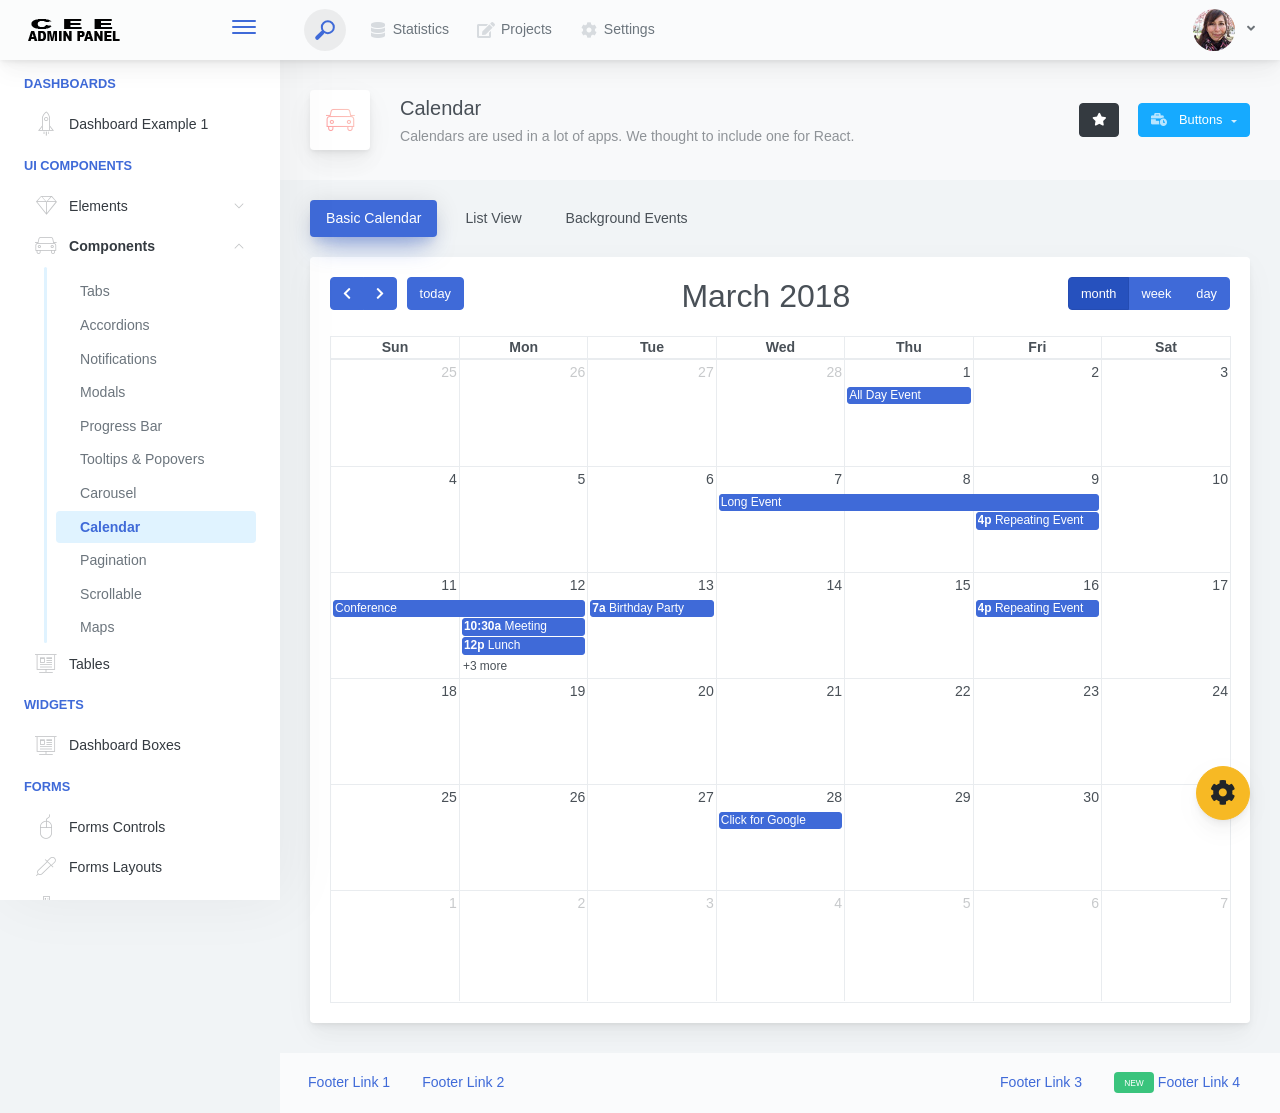
<file: CEE/adminpanel/admin/components-calendar.html>
<!doctype html>
<html lang="en">

<head>
    <meta charset="utf-8">
    <meta http-equiv="X-UA-Compatible" content="IE=edge">
    <meta http-equiv="Content-Language" content="en">
    <meta http-equiv="Content-Type" content="text/html; charset=utf-8"/>
    <title>Calendar - Calendars are used in a lot of apps. We thought to include one for React.</title>
    <meta name="viewport" content="width=device-width, initial-scale=1, maximum-scale=1, user-scalable=no, shrink-to-fit=no" />
    <meta name="description" content="Calendars are used in a lot of apps. We thought to include one for React.">
    <meta name="msapplication-tap-highlight" content="no">
    <!--
    =========================================================
    * ArchitectUI HTML Theme Dashboard - v1.0.0
    =========================================================
    * Product Page: https://dashboardpack.com
    * Copyright 2019 DashboardPack (https://dashboardpack.com)
    * Licensed under MIT (https://github.com/DashboardPack/architectui-html-theme-free/blob/master/LICENSE)
    =========================================================
    * The above copyright notice and this permission notice shall be included in all copies or substantial portions of the Software.
    -->
<link href="./main.css" rel="stylesheet"></head>
<body>
    <div class="app-container app-theme-white body-tabs-shadow fixed-sidebar fixed-header">
        <div class="app-header header-shadow">
            <div class="app-header__logo">
                <div class="logo-src"></div>
                <div class="header__pane ml-auto">
                    <div>
                        <button type="button" class="hamburger close-sidebar-btn hamburger--elastic" data-class="closed-sidebar">
                            <span class="hamburger-box">
                                <span class="hamburger-inner"></span>
                            </span>
                        </button>
                    </div>
                </div>
            </div>
            <div class="app-header__mobile-menu">
                <div>
                    <button type="button" class="hamburger hamburger--elastic mobile-toggle-nav">
                        <span class="hamburger-box">
                            <span class="hamburger-inner"></span>
                        </span>
                    </button>
                </div>
            </div>
            <div class="app-header__menu">
                <span>
                    <button type="button" class="btn-icon btn-icon-only btn btn-primary btn-sm mobile-toggle-header-nav">
                        <span class="btn-icon-wrapper">
                            <i class="fa fa-ellipsis-v fa-w-6"></i>
                        </span>
                    </button>
                </span>
            </div>    <div class="app-header__content">
                <div class="app-header-left">
                    <div class="search-wrapper">
                        <div class="input-holder">
                            <input type="text" class="search-input" placeholder="Type to search">
                            <button class="search-icon"><span></span></button>
                        </div>
                        <button class="close"></button>
                    </div>
                    <ul class="header-menu nav">
                        <li class="nav-item">
                            <a href="javascript:void(0);" class="nav-link">
                                <i class="nav-link-icon fa fa-database"> </i>
                                Statistics
                            </a>
                        </li>
                        <li class="btn-group nav-item">
                            <a href="javascript:void(0);" class="nav-link">
                                <i class="nav-link-icon fa fa-edit"></i>
                                Projects
                            </a>
                        </li>
                        <li class="dropdown nav-item">
                            <a href="javascript:void(0);" class="nav-link">
                                <i class="nav-link-icon fa fa-cog"></i>
                                Settings
                            </a>
                        </li>
                    </ul>        </div>
                <div class="app-header-right">
                    <div class="header-btn-lg pr-0">
                        <div class="widget-content p-0">
                            <div class="widget-content-wrapper">
                                <div class="widget-content-left">
                                    <div class="btn-group">
                                        <a data-toggle="dropdown" aria-haspopup="true" aria-expanded="false" class="p-0 btn">
                                            <img width="42" class="rounded-circle" src="assets/images/avatars/1.jpg" alt="">
                                            <i class="fa fa-angle-down ml-2 opacity-8"></i>
                                        </a>
                                        <div tabindex="-1" role="menu" aria-hidden="true" class="dropdown-menu dropdown-menu-right">
                                            <button type="button" tabindex="0" class="dropdown-item">User Account</button>
                                            <button type="button" tabindex="0" class="dropdown-item">Settings</button>
                                            <h6 tabindex="-1" class="dropdown-header">Header</h6>
                                            <button type="button" tabindex="0" class="dropdown-item">Actions</button>
                                            <div tabindex="-1" class="dropdown-divider"></div>
                                            <button type="button" tabindex="0" class="dropdown-item">Dividers</button>
                                        </div>
                                    </div>
                                </div>
                                <div class="widget-content-left  ml-3 header-user-info">
                                    <div class="widget-heading">
                                        Alina Mclourd
                                    </div>
                                    <div class="widget-subheading">
                                        VP People Manager
                                    </div>
                                </div>
                                <div class="widget-content-right header-user-info ml-3">
                                    <button type="button" class="btn-shadow p-1 btn btn-primary btn-sm show-toastr-example">
                                        <i class="fa text-white fa-calendar pr-1 pl-1"></i>
                                    </button>
                                </div>
                            </div>
                        </div>
                    </div>        </div>
            </div>
        </div>        <div class="ui-theme-settings">
            <button type="button" id="TooltipDemo" class="btn-open-options btn btn-warning">
                <i class="fa fa-cog fa-w-16 fa-spin fa-2x"></i>
            </button>
            <div class="theme-settings__inner">
                <div class="scrollbar-container">
                    <div class="theme-settings__options-wrapper">
                        <h3 class="themeoptions-heading">Layout Options
                        </h3>
                        <div class="p-3">
                            <ul class="list-group">
                                <li class="list-group-item">
                                    <div class="widget-content p-0">
                                        <div class="widget-content-wrapper">
                                            <div class="widget-content-left mr-3">
                                                <div class="switch has-switch switch-container-class" data-class="fixed-header">
                                                    <div class="switch-animate switch-on">
                                                        <input type="checkbox" checked data-toggle="toggle" data-onstyle="success">
                                                    </div>
                                                </div>
                                            </div>
                                            <div class="widget-content-left">
                                                <div class="widget-heading">Fixed Header
                                                </div>
                                                <div class="widget-subheading">Makes the header top fixed, always visible!
                                                </div>
                                            </div>
                                        </div>
                                    </div>
                                </li>
                                <li class="list-group-item">
                                    <div class="widget-content p-0">
                                        <div class="widget-content-wrapper">
                                            <div class="widget-content-left mr-3">
                                                <div class="switch has-switch switch-container-class" data-class="fixed-sidebar">
                                                    <div class="switch-animate switch-on">
                                                        <input type="checkbox" checked data-toggle="toggle" data-onstyle="success">
                                                    </div>
                                                </div>
                                            </div>
                                            <div class="widget-content-left">
                                                <div class="widget-heading">Fixed Sidebar
                                                </div>
                                                <div class="widget-subheading">Makes the sidebar left fixed, always visible!
                                                </div>
                                            </div>
                                        </div>
                                    </div>
                                </li>
                                <li class="list-group-item">
                                    <div class="widget-content p-0">
                                        <div class="widget-content-wrapper">
                                            <div class="widget-content-left mr-3">
                                                <div class="switch has-switch switch-container-class" data-class="fixed-footer">
                                                    <div class="switch-animate switch-off">
                                                        <input type="checkbox" data-toggle="toggle" data-onstyle="success">
                                                    </div>
                                                </div>
                                            </div>
                                            <div class="widget-content-left">
                                                <div class="widget-heading">Fixed Footer
                                                </div>
                                                <div class="widget-subheading">Makes the app footer bottom fixed, always visible!
                                                </div>
                                            </div>
                                        </div>
                                    </div>
                                </li>
                            </ul>
                        </div>
                        <h3 class="themeoptions-heading">
                            <div>
                                Header Options
                            </div>
                            <button type="button" class="btn-pill btn-shadow btn-wide ml-auto btn btn-focus btn-sm switch-header-cs-class" data-class="">
                                Restore Default
                            </button>
                        </h3>
                        <div class="p-3">
                            <ul class="list-group">
                                <li class="list-group-item">
                                    <h5 class="pb-2">Choose Color Scheme
                                    </h5>
                                    <div class="theme-settings-swatches">
                                        <div class="swatch-holder bg-primary switch-header-cs-class" data-class="bg-primary header-text-light">
                                        </div>
                                        <div class="swatch-holder bg-secondary switch-header-cs-class" data-class="bg-secondary header-text-light">
                                        </div>
                                        <div class="swatch-holder bg-success switch-header-cs-class" data-class="bg-success header-text-dark">
                                        </div>
                                        <div class="swatch-holder bg-info switch-header-cs-class" data-class="bg-info header-text-dark">
                                        </div>
                                        <div class="swatch-holder bg-warning switch-header-cs-class" data-class="bg-warning header-text-dark">
                                        </div>
                                        <div class="swatch-holder bg-danger switch-header-cs-class" data-class="bg-danger header-text-light">
                                        </div>
                                        <div class="swatch-holder bg-light switch-header-cs-class" data-class="bg-light header-text-dark">
                                        </div>
                                        <div class="swatch-holder bg-dark switch-header-cs-class" data-class="bg-dark header-text-light">
                                        </div>
                                        <div class="swatch-holder bg-focus switch-header-cs-class" data-class="bg-focus header-text-light">
                                        </div>
                                        <div class="swatch-holder bg-alternate switch-header-cs-class" data-class="bg-alternate header-text-light">
                                        </div>
                                        <div class="divider">
                                        </div>
                                        <div class="swatch-holder bg-vicious-stance switch-header-cs-class" data-class="bg-vicious-stance header-text-light">
                                        </div>
                                        <div class="swatch-holder bg-midnight-bloom switch-header-cs-class" data-class="bg-midnight-bloom header-text-light">
                                        </div>
                                        <div class="swatch-holder bg-night-sky switch-header-cs-class" data-class="bg-night-sky header-text-light">
                                        </div>
                                        <div class="swatch-holder bg-slick-carbon switch-header-cs-class" data-class="bg-slick-carbon header-text-light">
                                        </div>
                                        <div class="swatch-holder bg-asteroid switch-header-cs-class" data-class="bg-asteroid header-text-light">
                                        </div>
                                        <div class="swatch-holder bg-royal switch-header-cs-class" data-class="bg-royal header-text-light">
                                        </div>
                                        <div class="swatch-holder bg-warm-flame switch-header-cs-class" data-class="bg-warm-flame header-text-dark">
                                        </div>
                                        <div class="swatch-holder bg-night-fade switch-header-cs-class" data-class="bg-night-fade header-text-dark">
                                        </div>
                                        <div class="swatch-holder bg-sunny-morning switch-header-cs-class" data-class="bg-sunny-morning header-text-dark">
                                        </div>
                                        <div class="swatch-holder bg-tempting-azure switch-header-cs-class" data-class="bg-tempting-azure header-text-dark">
                                        </div>
                                        <div class="swatch-holder bg-amy-crisp switch-header-cs-class" data-class="bg-amy-crisp header-text-dark">
                                        </div>
                                        <div class="swatch-holder bg-heavy-rain switch-header-cs-class" data-class="bg-heavy-rain header-text-dark">
                                        </div>
                                        <div class="swatch-holder bg-mean-fruit switch-header-cs-class" data-class="bg-mean-fruit header-text-dark">
                                        </div>
                                        <div class="swatch-holder bg-malibu-beach switch-header-cs-class" data-class="bg-malibu-beach header-text-light">
                                        </div>
                                        <div class="swatch-holder bg-deep-blue switch-header-cs-class" data-class="bg-deep-blue header-text-dark">
                                        </div>
                                        <div class="swatch-holder bg-ripe-malin switch-header-cs-class" data-class="bg-ripe-malin header-text-light">
                                        </div>
                                        <div class="swatch-holder bg-arielle-smile switch-header-cs-class" data-class="bg-arielle-smile header-text-light">
                                        </div>
                                        <div class="swatch-holder bg-plum-plate switch-header-cs-class" data-class="bg-plum-plate header-text-light">
                                        </div>
                                        <div class="swatch-holder bg-happy-fisher switch-header-cs-class" data-class="bg-happy-fisher header-text-dark">
                                        </div>
                                        <div class="swatch-holder bg-happy-itmeo switch-header-cs-class" data-class="bg-happy-itmeo header-text-light">
                                        </div>
                                        <div class="swatch-holder bg-mixed-hopes switch-header-cs-class" data-class="bg-mixed-hopes header-text-light">
                                        </div>
                                        <div class="swatch-holder bg-strong-bliss switch-header-cs-class" data-class="bg-strong-bliss header-text-light">
                                        </div>
                                        <div class="swatch-holder bg-grow-early switch-header-cs-class" data-class="bg-grow-early header-text-light">
                                        </div>
                                        <div class="swatch-holder bg-love-kiss switch-header-cs-class" data-class="bg-love-kiss header-text-light">
                                        </div>
                                        <div class="swatch-holder bg-premium-dark switch-header-cs-class" data-class="bg-premium-dark header-text-light">
                                        </div>
                                        <div class="swatch-holder bg-happy-green switch-header-cs-class" data-class="bg-happy-green header-text-light">
                                        </div>
                                    </div>
                                </li>
                            </ul>
                        </div>
                        <h3 class="themeoptions-heading">
                            <div>Sidebar Options</div>
                            <button type="button" class="btn-pill btn-shadow btn-wide ml-auto btn btn-focus btn-sm switch-sidebar-cs-class" data-class="">
                                Restore Default
                            </button>
                        </h3>
                        <div class="p-3">
                            <ul class="list-group">
                                <li class="list-group-item">
                                    <h5 class="pb-2">Choose Color Scheme
                                    </h5>
                                    <div class="theme-settings-swatches">
                                        <div class="swatch-holder bg-primary switch-sidebar-cs-class" data-class="bg-primary sidebar-text-light">
                                        </div>
                                        <div class="swatch-holder bg-secondary switch-sidebar-cs-class" data-class="bg-secondary sidebar-text-light">
                                        </div>
                                        <div class="swatch-holder bg-success switch-sidebar-cs-class" data-class="bg-success sidebar-text-dark">
                                        </div>
                                        <div class="swatch-holder bg-info switch-sidebar-cs-class" data-class="bg-info sidebar-text-dark">
                                        </div>
                                        <div class="swatch-holder bg-warning switch-sidebar-cs-class" data-class="bg-warning sidebar-text-dark">
                                        </div>
                                        <div class="swatch-holder bg-danger switch-sidebar-cs-class" data-class="bg-danger sidebar-text-light">
                                        </div>
                                        <div class="swatch-holder bg-light switch-sidebar-cs-class" data-class="bg-light sidebar-text-dark">
                                        </div>
                                        <div class="swatch-holder bg-dark switch-sidebar-cs-class" data-class="bg-dark sidebar-text-light">
                                        </div>
                                        <div class="swatch-holder bg-focus switch-sidebar-cs-class" data-class="bg-focus sidebar-text-light">
                                        </div>
                                        <div class="swatch-holder bg-alternate switch-sidebar-cs-class" data-class="bg-alternate sidebar-text-light">
                                        </div>
                                        <div class="divider">
                                        </div>
                                        <div class="swatch-holder bg-vicious-stance switch-sidebar-cs-class" data-class="bg-vicious-stance sidebar-text-light">
                                        </div>
                                        <div class="swatch-holder bg-midnight-bloom switch-sidebar-cs-class" data-class="bg-midnight-bloom sidebar-text-light">
                                        </div>
                                        <div class="swatch-holder bg-night-sky switch-sidebar-cs-class" data-class="bg-night-sky sidebar-text-light">
                                        </div>
                                        <div class="swatch-holder bg-slick-carbon switch-sidebar-cs-class" data-class="bg-slick-carbon sidebar-text-light">
                                        </div>
                                        <div class="swatch-holder bg-asteroid switch-sidebar-cs-class" data-class="bg-asteroid sidebar-text-light">
                                        </div>
                                        <div class="swatch-holder bg-royal switch-sidebar-cs-class" data-class="bg-royal sidebar-text-light">
                                        </div>
                                        <div class="swatch-holder bg-warm-flame switch-sidebar-cs-class" data-class="bg-warm-flame sidebar-text-dark">
                                        </div>
                                        <div class="swatch-holder bg-night-fade switch-sidebar-cs-class" data-class="bg-night-fade sidebar-text-dark">
                                        </div>
                                        <div class="swatch-holder bg-sunny-morning switch-sidebar-cs-class" data-class="bg-sunny-morning sidebar-text-dark">
                                        </div>
                                        <div class="swatch-holder bg-tempting-azure switch-sidebar-cs-class" data-class="bg-tempting-azure sidebar-text-dark">
                                        </div>
                                        <div class="swatch-holder bg-amy-crisp switch-sidebar-cs-class" data-class="bg-amy-crisp sidebar-text-dark">
                                        </div>
                                        <div class="swatch-holder bg-heavy-rain switch-sidebar-cs-class" data-class="bg-heavy-rain sidebar-text-dark">
                                        </div>
                                        <div class="swatch-holder bg-mean-fruit switch-sidebar-cs-class" data-class="bg-mean-fruit sidebar-text-dark">
                                        </div>
                                        <div class="swatch-holder bg-malibu-beach switch-sidebar-cs-class" data-class="bg-malibu-beach sidebar-text-light">
                                        </div>
                                        <div class="swatch-holder bg-deep-blue switch-sidebar-cs-class" data-class="bg-deep-blue sidebar-text-dark">
                                        </div>
                                        <div class="swatch-holder bg-ripe-malin switch-sidebar-cs-class" data-class="bg-ripe-malin sidebar-text-light">
                                        </div>
                                        <div class="swatch-holder bg-arielle-smile switch-sidebar-cs-class" data-class="bg-arielle-smile sidebar-text-light">
                                        </div>
                                        <div class="swatch-holder bg-plum-plate switch-sidebar-cs-class" data-class="bg-plum-plate sidebar-text-light">
                                        </div>
                                        <div class="swatch-holder bg-happy-fisher switch-sidebar-cs-class" data-class="bg-happy-fisher sidebar-text-dark">
                                        </div>
                                        <div class="swatch-holder bg-happy-itmeo switch-sidebar-cs-class" data-class="bg-happy-itmeo sidebar-text-light">
                                        </div>
                                        <div class="swatch-holder bg-mixed-hopes switch-sidebar-cs-class" data-class="bg-mixed-hopes sidebar-text-light">
                                        </div>
                                        <div class="swatch-holder bg-strong-bliss switch-sidebar-cs-class" data-class="bg-strong-bliss sidebar-text-light">
                                        </div>
                                        <div class="swatch-holder bg-grow-early switch-sidebar-cs-class" data-class="bg-grow-early sidebar-text-light">
                                        </div>
                                        <div class="swatch-holder bg-love-kiss switch-sidebar-cs-class" data-class="bg-love-kiss sidebar-text-light">
                                        </div>
                                        <div class="swatch-holder bg-premium-dark switch-sidebar-cs-class" data-class="bg-premium-dark sidebar-text-light">
                                        </div>
                                        <div class="swatch-holder bg-happy-green switch-sidebar-cs-class" data-class="bg-happy-green sidebar-text-light">
                                        </div>
                                    </div>
                                </li>
                            </ul>
                        </div>
                        <h3 class="themeoptions-heading">
                            <div>Main Content Options</div>
                            <button type="button" class="btn-pill btn-shadow btn-wide ml-auto active btn btn-focus btn-sm">Restore Default
                            </button>
                        </h3>
                        <div class="p-3">
                            <ul class="list-group">
                                <li class="list-group-item">
                                    <h5 class="pb-2">Page Section Tabs
                                    </h5>
                                    <div class="theme-settings-swatches">
                                        <div role="group" class="mt-2 btn-group">
                                            <button type="button" class="btn-wide btn-shadow btn-primary btn btn-secondary switch-theme-class" data-class="body-tabs-line">
                                                Line
                                            </button>
                                            <button type="button" class="btn-wide btn-shadow btn-primary active btn btn-secondary switch-theme-class" data-class="body-tabs-shadow">
                                                Shadow
                                            </button>
                                        </div>
                                    </div>
                                </li>
                            </ul>
                        </div>
                    </div>
                </div>
            </div>
        </div>        <div class="app-main">
                <div class="app-sidebar sidebar-shadow">
                    <div class="app-header__logo">
                        <div class="logo-src"></div>
                        <div class="header__pane ml-auto">
                            <div>
                                <button type="button" class="hamburger close-sidebar-btn hamburger--elastic" data-class="closed-sidebar">
                                    <span class="hamburger-box">
                                        <span class="hamburger-inner"></span>
                                    </span>
                                </button>
                            </div>
                        </div>
                    </div>
                    <div class="app-header__mobile-menu">
                        <div>
                            <button type="button" class="hamburger hamburger--elastic mobile-toggle-nav">
                                <span class="hamburger-box">
                                    <span class="hamburger-inner"></span>
                                </span>
                            </button>
                        </div>
                    </div>
                    <div class="app-header__menu">
                        <span>
                            <button type="button" class="btn-icon btn-icon-only btn btn-primary btn-sm mobile-toggle-header-nav">
                                <span class="btn-icon-wrapper">
                                    <i class="fa fa-ellipsis-v fa-w-6"></i>
                                </span>
                            </button>
                        </span>
                    </div>    <div class="scrollbar-sidebar">
                        <div class="app-sidebar__inner">
                            <ul class="vertical-nav-menu">
                                <li class="app-sidebar__heading">Dashboards</li>
                                <li>
                                    <a href="index.html">
                                        <i class="metismenu-icon pe-7s-rocket"></i>
                                        Dashboard Example 1
                                    </a>
                                </li>
                                <li class="app-sidebar__heading">UI Components</li>
                                <li
                                    
                                    
                                    
                                    
                                    
                                    
                                    
                                    
                                >
                                    <a href="#">
                                        <i class="metismenu-icon pe-7s-diamond"></i>
                                        Elements
                                        <i class="metismenu-state-icon pe-7s-angle-down caret-left"></i>
                                    </a>
                                    <ul
                                        
                                        
                                        
                                        
                                        
                                        
                                        
                                        
                                    >
                                        <li>
                                            <a href="elements-buttons-standard.html">
                                                <i class="metismenu-icon"></i>
                                                Buttons
                                            </a>
                                        </li>
                                        <li>
                                            <a href="elements-dropdowns.html">
                                                <i class="metismenu-icon">
                                                </i>Dropdowns
                                            </a>
                                        </li>
                                        <li>
                                            <a href="elements-icons.html">
                                                <i class="metismenu-icon">
                                                </i>Icons
                                            </a>
                                        </li>
                                        <li>
                                            <a href="elements-badges-labels.html">
                                                <i class="metismenu-icon">
                                                </i>Badges
                                            </a>
                                        </li>
                                        <li>
                                            <a href="elements-cards.html">
                                                <i class="metismenu-icon">
                                                </i>Cards
                                            </a>
                                        </li>
                                        <li>
                                            <a href="elements-list-group.html">
                                                <i class="metismenu-icon">
                                                </i>List Groups
                                            </a>
                                        </li>
                                        <li>
                                            <a href="elements-navigation.html">
                                                <i class="metismenu-icon">
                                                </i>Navigation Menus
                                            </a>
                                        </li>
                                        <li>
                                            <a href="elements-utilities.html">
                                                <i class="metismenu-icon">
                                                </i>Utilities
                                            </a>
                                        </li>
                                    </ul>
                                </li>
                                <li
                                    
                                    
                                    
                                    
                                    
                                    
                                    
                                     class="mm-active"
                                    
                                    
                                    
                                >
                                    <a href="#">
                                        <i class="metismenu-icon pe-7s-car"></i>
                                        Components
                                        <i class="metismenu-state-icon pe-7s-angle-down caret-left"></i>
                                    </a>
                                    <ul
                                        
                                        
                                        
                                        
                                        
                                        
                                        
                                         class="mm-show"
                                        
                                        
                                        
                                    >
                                        <li>
                                            <a href="components-tabs.html">
                                                <i class="metismenu-icon">
                                                </i>Tabs
                                            </a>
                                        </li>
                                        <li>
                                            <a href="components-accordions.html">
                                                <i class="metismenu-icon">
                                                </i>Accordions
                                            </a>
                                        </li>
                                        <li>
                                            <a href="components-notifications.html">
                                                <i class="metismenu-icon">
                                                </i>Notifications
                                            </a>
                                        </li>
                                        <li>
                                            <a href="components-modals.html">
                                                <i class="metismenu-icon">
                                                </i>Modals
                                            </a>
                                        </li>
                                        <li>
                                            <a href="components-progress-bar.html">
                                                <i class="metismenu-icon">
                                                </i>Progress Bar
                                            </a>
                                        </li>
                                        <li>
                                            <a href="components-tooltips-popovers.html">
                                                <i class="metismenu-icon">
                                                </i>Tooltips &amp; Popovers
                                            </a>
                                        </li>
                                        <li>
                                            <a href="components-carousel.html">
                                                <i class="metismenu-icon">
                                                </i>Carousel
                                            </a>
                                        </li>
                                        <li>
                                            <a href="components-calendar.html" class="mm-active">
                                                <i class="metismenu-icon">
                                                </i>Calendar
                                            </a>
                                        </li>
                                        <li>
                                            <a href="components-pagination.html">
                                                <i class="metismenu-icon">
                                                </i>Pagination
                                            </a>
                                        </li>
                                        <li>
                                            <a href="components-scrollable-elements.html">
                                                <i class="metismenu-icon">
                                                </i>Scrollable
                                            </a>
                                        </li>
                                        <li>
                                            <a href="components-maps.html">
                                                <i class="metismenu-icon">
                                                </i>Maps
                                            </a>
                                        </li>
                                    </ul>
                                </li>
                                <li  >
                                    <a href="tables-regular.html">
                                        <i class="metismenu-icon pe-7s-display2"></i>
                                        Tables
                                    </a>
                                </li>
                                <li class="app-sidebar__heading">Widgets</li>
                                <li>
                                    <a href="dashboard-boxes.html">
                                        <i class="metismenu-icon pe-7s-display2"></i>
                                        Dashboard Boxes
                                    </a>
                                </li>
                                <li class="app-sidebar__heading">Forms</li>
                                <li>
                                    <a href="forms-controls.html">
                                        <i class="metismenu-icon pe-7s-mouse">
                                        </i>Forms Controls
                                    </a>
                                </li>
                                <li>
                                    <a href="forms-layouts.html">
                                        <i class="metismenu-icon pe-7s-eyedropper">
                                        </i>Forms Layouts
                                    </a>
                                </li>
                                <li>
                                    <a href="forms-validation.html">
                                        <i class="metismenu-icon pe-7s-pendrive">
                                        </i>Forms Validation
                                    </a>
                                </li>
                                <li class="app-sidebar__heading">Charts</li>
                                <li>
                                    <a href="charts-chartjs.html">
                                        <i class="metismenu-icon pe-7s-graph2">
                                        </i>ChartJS
                                    </a>
                                </li>
                                <li class="app-sidebar__heading">PRO Version</li>
                                <li>
                                    <a href="https://dashboardpack.com/theme-details/architectui-dashboard-html-pro/" target="_blank">
                                        <i class="metismenu-icon pe-7s-graph2">
                                        </i>
                                        Upgrade to PRO
                                    </a>
                                </li>
                            </ul>
                        </div>
                    </div>
                </div>    <div class="app-main__outer">
                    <div class="app-main__inner">
                        <div class="app-page-title">
                            <div class="page-title-wrapper">
                                <div class="page-title-heading">
                                    <div class="page-title-icon">
                                        <i class="pe-7s-car icon-gradient bg-warm-flame">
                                        </i>
                                    </div>
                                    <div>Calendar
                                        <div class="page-title-subheading">Calendars are used in a lot of apps. We thought to include one for React.
                                        </div>
                                    </div>
                                </div>
                                <div class="page-title-actions">
                                    <button type="button" data-toggle="tooltip" title="Example Tooltip" data-placement="bottom" class="btn-shadow mr-3 btn btn-dark">
                                        <i class="fa fa-star"></i>
                                    </button>
                                    <div class="d-inline-block dropdown">
                                        <button type="button" data-toggle="dropdown" aria-haspopup="true" aria-expanded="false" class="btn-shadow dropdown-toggle btn btn-info">
                                            <span class="btn-icon-wrapper pr-2 opacity-7">
                                                <i class="fa fa-business-time fa-w-20"></i>
                                            </span>
                                            Buttons
                                        </button>
                                        <div tabindex="-1" role="menu" aria-hidden="true" class="dropdown-menu dropdown-menu-right">
                                            <ul class="nav flex-column">
                                                <li class="nav-item">
                                                    <a href="javascript:void(0);" class="nav-link">
                                                        <i class="nav-link-icon lnr-inbox"></i>
                                                        <span>
                                                            Inbox
                                                        </span>
                                                        <div class="ml-auto badge badge-pill badge-secondary">86</div>
                                                    </a>
                                                </li>
                                                <li class="nav-item">
                                                    <a href="javascript:void(0);" class="nav-link">
                                                        <i class="nav-link-icon lnr-book"></i>
                                                        <span>
                                                            Book
                                                        </span>
                                                        <div class="ml-auto badge badge-pill badge-danger">5</div>
                                                    </a>
                                                </li>
                                                <li class="nav-item">
                                                    <a href="javascript:void(0);" class="nav-link">
                                                        <i class="nav-link-icon lnr-picture"></i>
                                                        <span>
                                                            Picture
                                                        </span>
                                                    </a>
                                                </li>
                                                <li class="nav-item">
                                                    <a disabled href="javascript:void(0);" class="nav-link disabled">
                                                        <i class="nav-link-icon lnr-file-empty"></i>
                                                        <span>
                                                            File Disabled
                                                        </span>
                                                    </a>
                                                </li>
                                            </ul>
                                        </div>
                                    </div>
                                </div>    </div>
                        </div>            <ul class="body-tabs body-tabs-layout tabs-animated body-tabs-animated nav">
                            <li class="nav-item">
                                <a role="tab" class="nav-link active" id="tab-0" data-toggle="tab" href="#tab-content-0">
                                    <span>Basic Calendar</span>
                                </a>
                            </li>
                            <li class="nav-item">
                                <a role="tab" class="nav-link" id="tab-1" data-toggle="tab" href="#tab-content-1">
                                    <span>List View</span>
                                </a>
                            </li>
                            <li class="nav-item">
                                <a role="tab" class="nav-link" id="tab-2" data-toggle="tab" href="#tab-content-2">
                                    <span>Background Events</span>
                                </a>
                            </li>
                        </ul>
                        <div class="tab-content">
                            <div class="tab-pane tabs-animation fade show active" id="tab-content-0" role="tabpanel">
                                <div class="main-card mb-3 card">
                                    <div class="card-body">
                                        <div id='calendar'></div>
                                    </div>
                                </div>
                            </div>
                            <div class="tab-pane tabs-animation fade" id="tab-content-1" role="tabpanel">
                                <div class="main-card mb-3 card">
                                    <div class="card-body">
                                        <div id='calendar-list'></div>
                                    </div>
                                </div>
                            </div>
                            <div class="tab-pane tabs-animation fade" id="tab-content-2" role="tabpanel">
                                <div class="main-card mb-3 card">
                                    <div class="card-body">
                                        <div id="calendar-bg-events"></div>
                                    </div>
                                </div>
                            </div>
                        </div>
                    </div>
                    <div class="app-wrapper-footer">
                        <div class="app-footer">
                            <div class="app-footer__inner">
                                <div class="app-footer-left">
                                    <ul class="nav">
                                        <li class="nav-item">
                                            <a href="javascript:void(0);" class="nav-link">
                                                Footer Link 1
                                            </a>
                                        </li>
                                        <li class="nav-item">
                                            <a href="javascript:void(0);" class="nav-link">
                                                Footer Link 2
                                            </a>
                                        </li>
                                    </ul>
                                </div>
                                <div class="app-footer-right">
                                    <ul class="nav">
                                        <li class="nav-item">
                                            <a href="javascript:void(0);" class="nav-link">
                                                Footer Link 3
                                            </a>
                                        </li>
                                        <li class="nav-item">
                                            <a href="javascript:void(0);" class="nav-link">
                                                <div class="badge badge-success mr-1 ml-0">
                                                    <small>NEW</small>
                                                </div>
                                                Footer Link 4
                                            </a>
                                        </li>
                                    </ul>
                                </div>
                            </div>
                        </div>
                    </div>    </div>
        </div>
    </div>
<script type="text/javascript" src="./assets/scripts/main.js"></script></body>
</html>
</file>
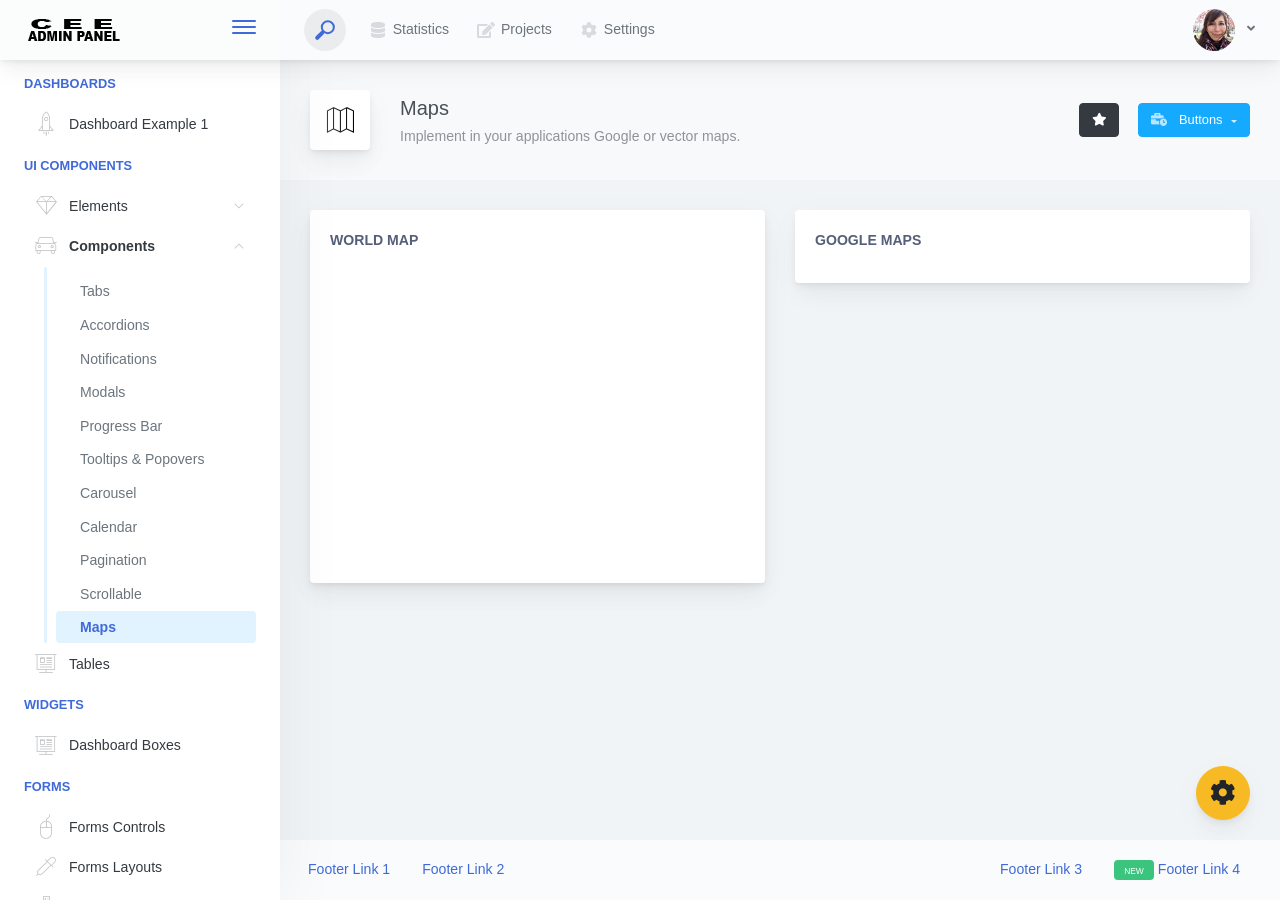
<file: CEE/adminpanel/admin/components-maps.html>
<!doctype html>
<html lang="en">

<head>
    <meta charset="utf-8">
    <meta http-equiv="X-UA-Compatible" content="IE=edge">
    <meta http-equiv="Content-Language" content="en">
    <meta http-equiv="Content-Type" content="text/html; charset=utf-8"/>
    <title>Maps - Implement in your applications Google or vector maps.</title>
    <meta name="viewport" content="width=device-width, initial-scale=1, maximum-scale=1, user-scalable=no, shrink-to-fit=no" />
    <meta name="description" content="Implement in your applications Google or vector maps.">
    <meta name="msapplication-tap-highlight" content="no">
    <!--
    =========================================================
    * ArchitectUI HTML Theme Dashboard - v1.0.0
    =========================================================
    * Product Page: https://dashboardpack.com
    * Copyright 2019 DashboardPack (https://dashboardpack.com)
    * Licensed under MIT (https://github.com/DashboardPack/architectui-html-theme-free/blob/master/LICENSE)
    =========================================================
    * The above copyright notice and this permission notice shall be included in all copies or substantial portions of the Software.
    -->
<link href="./main.css" rel="stylesheet"></head>
<body>
    <div class="app-container app-theme-white body-tabs-shadow fixed-sidebar fixed-header">
        <div class="app-header header-shadow">
            <div class="app-header__logo">
                <div class="logo-src"></div>
                <div class="header__pane ml-auto">
                    <div>
                        <button type="button" class="hamburger close-sidebar-btn hamburger--elastic" data-class="closed-sidebar">
                            <span class="hamburger-box">
                                <span class="hamburger-inner"></span>
                            </span>
                        </button>
                    </div>
                </div>
            </div>
            <div class="app-header__mobile-menu">
                <div>
                    <button type="button" class="hamburger hamburger--elastic mobile-toggle-nav">
                        <span class="hamburger-box">
                            <span class="hamburger-inner"></span>
                        </span>
                    </button>
                </div>
            </div>
            <div class="app-header__menu">
                <span>
                    <button type="button" class="btn-icon btn-icon-only btn btn-primary btn-sm mobile-toggle-header-nav">
                        <span class="btn-icon-wrapper">
                            <i class="fa fa-ellipsis-v fa-w-6"></i>
                        </span>
                    </button>
                </span>
            </div>    <div class="app-header__content">
                <div class="app-header-left">
                    <div class="search-wrapper">
                        <div class="input-holder">
                            <input type="text" class="search-input" placeholder="Type to search">
                            <button class="search-icon"><span></span></button>
                        </div>
                        <button class="close"></button>
                    </div>
                    <ul class="header-menu nav">
                        <li class="nav-item">
                            <a href="javascript:void(0);" class="nav-link">
                                <i class="nav-link-icon fa fa-database"> </i>
                                Statistics
                            </a>
                        </li>
                        <li class="btn-group nav-item">
                            <a href="javascript:void(0);" class="nav-link">
                                <i class="nav-link-icon fa fa-edit"></i>
                                Projects
                            </a>
                        </li>
                        <li class="dropdown nav-item">
                            <a href="javascript:void(0);" class="nav-link">
                                <i class="nav-link-icon fa fa-cog"></i>
                                Settings
                            </a>
                        </li>
                    </ul>        </div>
                <div class="app-header-right">
                    <div class="header-btn-lg pr-0">
                        <div class="widget-content p-0">
                            <div class="widget-content-wrapper">
                                <div class="widget-content-left">
                                    <div class="btn-group">
                                        <a data-toggle="dropdown" aria-haspopup="true" aria-expanded="false" class="p-0 btn">
                                            <img width="42" class="rounded-circle" src="assets/images/avatars/1.jpg" alt="">
                                            <i class="fa fa-angle-down ml-2 opacity-8"></i>
                                        </a>
                                        <div tabindex="-1" role="menu" aria-hidden="true" class="dropdown-menu dropdown-menu-right">
                                            <button type="button" tabindex="0" class="dropdown-item">User Account</button>
                                            <button type="button" tabindex="0" class="dropdown-item">Settings</button>
                                            <h6 tabindex="-1" class="dropdown-header">Header</h6>
                                            <button type="button" tabindex="0" class="dropdown-item">Actions</button>
                                            <div tabindex="-1" class="dropdown-divider"></div>
                                            <button type="button" tabindex="0" class="dropdown-item">Dividers</button>
                                        </div>
                                    </div>
                                </div>
                                <div class="widget-content-left  ml-3 header-user-info">
                                    <div class="widget-heading">
                                        Alina Mclourd
                                    </div>
                                    <div class="widget-subheading">
                                        VP People Manager
                                    </div>
                                </div>
                                <div class="widget-content-right header-user-info ml-3">
                                    <button type="button" class="btn-shadow p-1 btn btn-primary btn-sm show-toastr-example">
                                        <i class="fa text-white fa-calendar pr-1 pl-1"></i>
                                    </button>
                                </div>
                            </div>
                        </div>
                    </div>        </div>
            </div>
        </div>        <div class="ui-theme-settings">
            <button type="button" id="TooltipDemo" class="btn-open-options btn btn-warning">
                <i class="fa fa-cog fa-w-16 fa-spin fa-2x"></i>
            </button>
            <div class="theme-settings__inner">
                <div class="scrollbar-container">
                    <div class="theme-settings__options-wrapper">
                        <h3 class="themeoptions-heading">Layout Options
                        </h3>
                        <div class="p-3">
                            <ul class="list-group">
                                <li class="list-group-item">
                                    <div class="widget-content p-0">
                                        <div class="widget-content-wrapper">
                                            <div class="widget-content-left mr-3">
                                                <div class="switch has-switch switch-container-class" data-class="fixed-header">
                                                    <div class="switch-animate switch-on">
                                                        <input type="checkbox" checked data-toggle="toggle" data-onstyle="success">
                                                    </div>
                                                </div>
                                            </div>
                                            <div class="widget-content-left">
                                                <div class="widget-heading">Fixed Header
                                                </div>
                                                <div class="widget-subheading">Makes the header top fixed, always visible!
                                                </div>
                                            </div>
                                        </div>
                                    </div>
                                </li>
                                <li class="list-group-item">
                                    <div class="widget-content p-0">
                                        <div class="widget-content-wrapper">
                                            <div class="widget-content-left mr-3">
                                                <div class="switch has-switch switch-container-class" data-class="fixed-sidebar">
                                                    <div class="switch-animate switch-on">
                                                        <input type="checkbox" checked data-toggle="toggle" data-onstyle="success">
                                                    </div>
                                                </div>
                                            </div>
                                            <div class="widget-content-left">
                                                <div class="widget-heading">Fixed Sidebar
                                                </div>
                                                <div class="widget-subheading">Makes the sidebar left fixed, always visible!
                                                </div>
                                            </div>
                                        </div>
                                    </div>
                                </li>
                                <li class="list-group-item">
                                    <div class="widget-content p-0">
                                        <div class="widget-content-wrapper">
                                            <div class="widget-content-left mr-3">
                                                <div class="switch has-switch switch-container-class" data-class="fixed-footer">
                                                    <div class="switch-animate switch-off">
                                                        <input type="checkbox" data-toggle="toggle" data-onstyle="success">
                                                    </div>
                                                </div>
                                            </div>
                                            <div class="widget-content-left">
                                                <div class="widget-heading">Fixed Footer
                                                </div>
                                                <div class="widget-subheading">Makes the app footer bottom fixed, always visible!
                                                </div>
                                            </div>
                                        </div>
                                    </div>
                                </li>
                            </ul>
                        </div>
                        <h3 class="themeoptions-heading">
                            <div>
                                Header Options
                            </div>
                            <button type="button" class="btn-pill btn-shadow btn-wide ml-auto btn btn-focus btn-sm switch-header-cs-class" data-class="">
                                Restore Default
                            </button>
                        </h3>
                        <div class="p-3">
                            <ul class="list-group">
                                <li class="list-group-item">
                                    <h5 class="pb-2">Choose Color Scheme
                                    </h5>
                                    <div class="theme-settings-swatches">
                                        <div class="swatch-holder bg-primary switch-header-cs-class" data-class="bg-primary header-text-light">
                                        </div>
                                        <div class="swatch-holder bg-secondary switch-header-cs-class" data-class="bg-secondary header-text-light">
                                        </div>
                                        <div class="swatch-holder bg-success switch-header-cs-class" data-class="bg-success header-text-dark">
                                        </div>
                                        <div class="swatch-holder bg-info switch-header-cs-class" data-class="bg-info header-text-dark">
                                        </div>
                                        <div class="swatch-holder bg-warning switch-header-cs-class" data-class="bg-warning header-text-dark">
                                        </div>
                                        <div class="swatch-holder bg-danger switch-header-cs-class" data-class="bg-danger header-text-light">
                                        </div>
                                        <div class="swatch-holder bg-light switch-header-cs-class" data-class="bg-light header-text-dark">
                                        </div>
                                        <div class="swatch-holder bg-dark switch-header-cs-class" data-class="bg-dark header-text-light">
                                        </div>
                                        <div class="swatch-holder bg-focus switch-header-cs-class" data-class="bg-focus header-text-light">
                                        </div>
                                        <div class="swatch-holder bg-alternate switch-header-cs-class" data-class="bg-alternate header-text-light">
                                        </div>
                                        <div class="divider">
                                        </div>
                                        <div class="swatch-holder bg-vicious-stance switch-header-cs-class" data-class="bg-vicious-stance header-text-light">
                                        </div>
                                        <div class="swatch-holder bg-midnight-bloom switch-header-cs-class" data-class="bg-midnight-bloom header-text-light">
                                        </div>
                                        <div class="swatch-holder bg-night-sky switch-header-cs-class" data-class="bg-night-sky header-text-light">
                                        </div>
                                        <div class="swatch-holder bg-slick-carbon switch-header-cs-class" data-class="bg-slick-carbon header-text-light">
                                        </div>
                                        <div class="swatch-holder bg-asteroid switch-header-cs-class" data-class="bg-asteroid header-text-light">
                                        </div>
                                        <div class="swatch-holder bg-royal switch-header-cs-class" data-class="bg-royal header-text-light">
                                        </div>
                                        <div class="swatch-holder bg-warm-flame switch-header-cs-class" data-class="bg-warm-flame header-text-dark">
                                        </div>
                                        <div class="swatch-holder bg-night-fade switch-header-cs-class" data-class="bg-night-fade header-text-dark">
                                        </div>
                                        <div class="swatch-holder bg-sunny-morning switch-header-cs-class" data-class="bg-sunny-morning header-text-dark">
                                        </div>
                                        <div class="swatch-holder bg-tempting-azure switch-header-cs-class" data-class="bg-tempting-azure header-text-dark">
                                        </div>
                                        <div class="swatch-holder bg-amy-crisp switch-header-cs-class" data-class="bg-amy-crisp header-text-dark">
                                        </div>
                                        <div class="swatch-holder bg-heavy-rain switch-header-cs-class" data-class="bg-heavy-rain header-text-dark">
                                        </div>
                                        <div class="swatch-holder bg-mean-fruit switch-header-cs-class" data-class="bg-mean-fruit header-text-dark">
                                        </div>
                                        <div class="swatch-holder bg-malibu-beach switch-header-cs-class" data-class="bg-malibu-beach header-text-light">
                                        </div>
                                        <div class="swatch-holder bg-deep-blue switch-header-cs-class" data-class="bg-deep-blue header-text-dark">
                                        </div>
                                        <div class="swatch-holder bg-ripe-malin switch-header-cs-class" data-class="bg-ripe-malin header-text-light">
                                        </div>
                                        <div class="swatch-holder bg-arielle-smile switch-header-cs-class" data-class="bg-arielle-smile header-text-light">
                                        </div>
                                        <div class="swatch-holder bg-plum-plate switch-header-cs-class" data-class="bg-plum-plate header-text-light">
                                        </div>
                                        <div class="swatch-holder bg-happy-fisher switch-header-cs-class" data-class="bg-happy-fisher header-text-dark">
                                        </div>
                                        <div class="swatch-holder bg-happy-itmeo switch-header-cs-class" data-class="bg-happy-itmeo header-text-light">
                                        </div>
                                        <div class="swatch-holder bg-mixed-hopes switch-header-cs-class" data-class="bg-mixed-hopes header-text-light">
                                        </div>
                                        <div class="swatch-holder bg-strong-bliss switch-header-cs-class" data-class="bg-strong-bliss header-text-light">
                                        </div>
                                        <div class="swatch-holder bg-grow-early switch-header-cs-class" data-class="bg-grow-early header-text-light">
                                        </div>
                                        <div class="swatch-holder bg-love-kiss switch-header-cs-class" data-class="bg-love-kiss header-text-light">
                                        </div>
                                        <div class="swatch-holder bg-premium-dark switch-header-cs-class" data-class="bg-premium-dark header-text-light">
                                        </div>
                                        <div class="swatch-holder bg-happy-green switch-header-cs-class" data-class="bg-happy-green header-text-light">
                                        </div>
                                    </div>
                                </li>
                            </ul>
                        </div>
                        <h3 class="themeoptions-heading">
                            <div>Sidebar Options</div>
                            <button type="button" class="btn-pill btn-shadow btn-wide ml-auto btn btn-focus btn-sm switch-sidebar-cs-class" data-class="">
                                Restore Default
                            </button>
                        </h3>
                        <div class="p-3">
                            <ul class="list-group">
                                <li class="list-group-item">
                                    <h5 class="pb-2">Choose Color Scheme
                                    </h5>
                                    <div class="theme-settings-swatches">
                                        <div class="swatch-holder bg-primary switch-sidebar-cs-class" data-class="bg-primary sidebar-text-light">
                                        </div>
                                        <div class="swatch-holder bg-secondary switch-sidebar-cs-class" data-class="bg-secondary sidebar-text-light">
                                        </div>
                                        <div class="swatch-holder bg-success switch-sidebar-cs-class" data-class="bg-success sidebar-text-dark">
                                        </div>
                                        <div class="swatch-holder bg-info switch-sidebar-cs-class" data-class="bg-info sidebar-text-dark">
                                        </div>
                                        <div class="swatch-holder bg-warning switch-sidebar-cs-class" data-class="bg-warning sidebar-text-dark">
                                        </div>
                                        <div class="swatch-holder bg-danger switch-sidebar-cs-class" data-class="bg-danger sidebar-text-light">
                                        </div>
                                        <div class="swatch-holder bg-light switch-sidebar-cs-class" data-class="bg-light sidebar-text-dark">
                                        </div>
                                        <div class="swatch-holder bg-dark switch-sidebar-cs-class" data-class="bg-dark sidebar-text-light">
                                        </div>
                                        <div class="swatch-holder bg-focus switch-sidebar-cs-class" data-class="bg-focus sidebar-text-light">
                                        </div>
                                        <div class="swatch-holder bg-alternate switch-sidebar-cs-class" data-class="bg-alternate sidebar-text-light">
                                        </div>
                                        <div class="divider">
                                        </div>
                                        <div class="swatch-holder bg-vicious-stance switch-sidebar-cs-class" data-class="bg-vicious-stance sidebar-text-light">
                                        </div>
                                        <div class="swatch-holder bg-midnight-bloom switch-sidebar-cs-class" data-class="bg-midnight-bloom sidebar-text-light">
                                        </div>
                                        <div class="swatch-holder bg-night-sky switch-sidebar-cs-class" data-class="bg-night-sky sidebar-text-light">
                                        </div>
                                        <div class="swatch-holder bg-slick-carbon switch-sidebar-cs-class" data-class="bg-slick-carbon sidebar-text-light">
                                        </div>
                                        <div class="swatch-holder bg-asteroid switch-sidebar-cs-class" data-class="bg-asteroid sidebar-text-light">
                                        </div>
                                        <div class="swatch-holder bg-royal switch-sidebar-cs-class" data-class="bg-royal sidebar-text-light">
                                        </div>
                                        <div class="swatch-holder bg-warm-flame switch-sidebar-cs-class" data-class="bg-warm-flame sidebar-text-dark">
                                        </div>
                                        <div class="swatch-holder bg-night-fade switch-sidebar-cs-class" data-class="bg-night-fade sidebar-text-dark">
                                        </div>
                                        <div class="swatch-holder bg-sunny-morning switch-sidebar-cs-class" data-class="bg-sunny-morning sidebar-text-dark">
                                        </div>
                                        <div class="swatch-holder bg-tempting-azure switch-sidebar-cs-class" data-class="bg-tempting-azure sidebar-text-dark">
                                        </div>
                                        <div class="swatch-holder bg-amy-crisp switch-sidebar-cs-class" data-class="bg-amy-crisp sidebar-text-dark">
                                        </div>
                                        <div class="swatch-holder bg-heavy-rain switch-sidebar-cs-class" data-class="bg-heavy-rain sidebar-text-dark">
                                        </div>
                                        <div class="swatch-holder bg-mean-fruit switch-sidebar-cs-class" data-class="bg-mean-fruit sidebar-text-dark">
                                        </div>
                                        <div class="swatch-holder bg-malibu-beach switch-sidebar-cs-class" data-class="bg-malibu-beach sidebar-text-light">
                                        </div>
                                        <div class="swatch-holder bg-deep-blue switch-sidebar-cs-class" data-class="bg-deep-blue sidebar-text-dark">
                                        </div>
                                        <div class="swatch-holder bg-ripe-malin switch-sidebar-cs-class" data-class="bg-ripe-malin sidebar-text-light">
                                        </div>
                                        <div class="swatch-holder bg-arielle-smile switch-sidebar-cs-class" data-class="bg-arielle-smile sidebar-text-light">
                                        </div>
                                        <div class="swatch-holder bg-plum-plate switch-sidebar-cs-class" data-class="bg-plum-plate sidebar-text-light">
                                        </div>
                                        <div class="swatch-holder bg-happy-fisher switch-sidebar-cs-class" data-class="bg-happy-fisher sidebar-text-dark">
                                        </div>
                                        <div class="swatch-holder bg-happy-itmeo switch-sidebar-cs-class" data-class="bg-happy-itmeo sidebar-text-light">
                                        </div>
                                        <div class="swatch-holder bg-mixed-hopes switch-sidebar-cs-class" data-class="bg-mixed-hopes sidebar-text-light">
                                        </div>
                                        <div class="swatch-holder bg-strong-bliss switch-sidebar-cs-class" data-class="bg-strong-bliss sidebar-text-light">
                                        </div>
                                        <div class="swatch-holder bg-grow-early switch-sidebar-cs-class" data-class="bg-grow-early sidebar-text-light">
                                        </div>
                                        <div class="swatch-holder bg-love-kiss switch-sidebar-cs-class" data-class="bg-love-kiss sidebar-text-light">
                                        </div>
                                        <div class="swatch-holder bg-premium-dark switch-sidebar-cs-class" data-class="bg-premium-dark sidebar-text-light">
                                        </div>
                                        <div class="swatch-holder bg-happy-green switch-sidebar-cs-class" data-class="bg-happy-green sidebar-text-light">
                                        </div>
                                    </div>
                                </li>
                            </ul>
                        </div>
                        <h3 class="themeoptions-heading">
                            <div>Main Content Options</div>
                            <button type="button" class="btn-pill btn-shadow btn-wide ml-auto active btn btn-focus btn-sm">Restore Default
                            </button>
                        </h3>
                        <div class="p-3">
                            <ul class="list-group">
                                <li class="list-group-item">
                                    <h5 class="pb-2">Page Section Tabs
                                    </h5>
                                    <div class="theme-settings-swatches">
                                        <div role="group" class="mt-2 btn-group">
                                            <button type="button" class="btn-wide btn-shadow btn-primary btn btn-secondary switch-theme-class" data-class="body-tabs-line">
                                                Line
                                            </button>
                                            <button type="button" class="btn-wide btn-shadow btn-primary active btn btn-secondary switch-theme-class" data-class="body-tabs-shadow">
                                                Shadow
                                            </button>
                                        </div>
                                    </div>
                                </li>
                            </ul>
                        </div>
                    </div>
                </div>
            </div>
        </div>        <div class="app-main">
                <div class="app-sidebar sidebar-shadow">
                    <div class="app-header__logo">
                        <div class="logo-src"></div>
                        <div class="header__pane ml-auto">
                            <div>
                                <button type="button" class="hamburger close-sidebar-btn hamburger--elastic" data-class="closed-sidebar">
                                    <span class="hamburger-box">
                                        <span class="hamburger-inner"></span>
                                    </span>
                                </button>
                            </div>
                        </div>
                    </div>
                    <div class="app-header__mobile-menu">
                        <div>
                            <button type="button" class="hamburger hamburger--elastic mobile-toggle-nav">
                                <span class="hamburger-box">
                                    <span class="hamburger-inner"></span>
                                </span>
                            </button>
                        </div>
                    </div>
                    <div class="app-header__menu">
                        <span>
                            <button type="button" class="btn-icon btn-icon-only btn btn-primary btn-sm mobile-toggle-header-nav">
                                <span class="btn-icon-wrapper">
                                    <i class="fa fa-ellipsis-v fa-w-6"></i>
                                </span>
                            </button>
                        </span>
                    </div>    <div class="scrollbar-sidebar">
                        <div class="app-sidebar__inner">
                            <ul class="vertical-nav-menu">
                                <li class="app-sidebar__heading">Dashboards</li>
                                <li>
                                    <a href="index.html">
                                        <i class="metismenu-icon pe-7s-rocket"></i>
                                        Dashboard Example 1
                                    </a>
                                </li>
                                <li class="app-sidebar__heading">UI Components</li>
                                <li
                                    
                                    
                                    
                                    
                                    
                                    
                                    
                                    
                                >
                                    <a href="#">
                                        <i class="metismenu-icon pe-7s-diamond"></i>
                                        Elements
                                        <i class="metismenu-state-icon pe-7s-angle-down caret-left"></i>
                                    </a>
                                    <ul
                                        
                                        
                                        
                                        
                                        
                                        
                                        
                                        
                                    >
                                        <li>
                                            <a href="elements-buttons-standard.html">
                                                <i class="metismenu-icon"></i>
                                                Buttons
                                            </a>
                                        </li>
                                        <li>
                                            <a href="elements-dropdowns.html">
                                                <i class="metismenu-icon">
                                                </i>Dropdowns
                                            </a>
                                        </li>
                                        <li>
                                            <a href="elements-icons.html">
                                                <i class="metismenu-icon">
                                                </i>Icons
                                            </a>
                                        </li>
                                        <li>
                                            <a href="elements-badges-labels.html">
                                                <i class="metismenu-icon">
                                                </i>Badges
                                            </a>
                                        </li>
                                        <li>
                                            <a href="elements-cards.html">
                                                <i class="metismenu-icon">
                                                </i>Cards
                                            </a>
                                        </li>
                                        <li>
                                            <a href="elements-list-group.html">
                                                <i class="metismenu-icon">
                                                </i>List Groups
                                            </a>
                                        </li>
                                        <li>
                                            <a href="elements-navigation.html">
                                                <i class="metismenu-icon">
                                                </i>Navigation Menus
                                            </a>
                                        </li>
                                        <li>
                                            <a href="elements-utilities.html">
                                                <i class="metismenu-icon">
                                                </i>Utilities
                                            </a>
                                        </li>
                                    </ul>
                                </li>
                                <li
                                    
                                    
                                    
                                    
                                    
                                    
                                    
                                    
                                    
                                    
                                     class="mm-active"
                                >
                                    <a href="#">
                                        <i class="metismenu-icon pe-7s-car"></i>
                                        Components
                                        <i class="metismenu-state-icon pe-7s-angle-down caret-left"></i>
                                    </a>
                                    <ul
                                        
                                        
                                        
                                        
                                        
                                        
                                        
                                        
                                        
                                        
                                         class="mm-show"
                                    >
                                        <li>
                                            <a href="components-tabs.html">
                                                <i class="metismenu-icon">
                                                </i>Tabs
                                            </a>
                                        </li>
                                        <li>
                                            <a href="components-accordions.html">
                                                <i class="metismenu-icon">
                                                </i>Accordions
                                            </a>
                                        </li>
                                        <li>
                                            <a href="components-notifications.html">
                                                <i class="metismenu-icon">
                                                </i>Notifications
                                            </a>
                                        </li>
                                        <li>
                                            <a href="components-modals.html">
                                                <i class="metismenu-icon">
                                                </i>Modals
                                            </a>
                                        </li>
                                        <li>
                                            <a href="components-progress-bar.html">
                                                <i class="metismenu-icon">
                                                </i>Progress Bar
                                            </a>
                                        </li>
                                        <li>
                                            <a href="components-tooltips-popovers.html">
                                                <i class="metismenu-icon">
                                                </i>Tooltips &amp; Popovers
                                            </a>
                                        </li>
                                        <li>
                                            <a href="components-carousel.html">
                                                <i class="metismenu-icon">
                                                </i>Carousel
                                            </a>
                                        </li>
                                        <li>
                                            <a href="components-calendar.html">
                                                <i class="metismenu-icon">
                                                </i>Calendar
                                            </a>
                                        </li>
                                        <li>
                                            <a href="components-pagination.html">
                                                <i class="metismenu-icon">
                                                </i>Pagination
                                            </a>
                                        </li>
                                        <li>
                                            <a href="components-scrollable-elements.html">
                                                <i class="metismenu-icon">
                                                </i>Scrollable
                                            </a>
                                        </li>
                                        <li>
                                            <a href="components-maps.html" class="mm-active">
                                                <i class="metismenu-icon">
                                                </i>Maps
                                            </a>
                                        </li>
                                    </ul>
                                </li>
                                <li  >
                                    <a href="tables-regular.html">
                                        <i class="metismenu-icon pe-7s-display2"></i>
                                        Tables
                                    </a>
                                </li>
                                <li class="app-sidebar__heading">Widgets</li>
                                <li>
                                    <a href="dashboard-boxes.html">
                                        <i class="metismenu-icon pe-7s-display2"></i>
                                        Dashboard Boxes
                                    </a>
                                </li>
                                <li class="app-sidebar__heading">Forms</li>
                                <li>
                                    <a href="forms-controls.html">
                                        <i class="metismenu-icon pe-7s-mouse">
                                        </i>Forms Controls
                                    </a>
                                </li>
                                <li>
                                    <a href="forms-layouts.html">
                                        <i class="metismenu-icon pe-7s-eyedropper">
                                        </i>Forms Layouts
                                    </a>
                                </li>
                                <li>
                                    <a href="forms-validation.html">
                                        <i class="metismenu-icon pe-7s-pendrive">
                                        </i>Forms Validation
                                    </a>
                                </li>
                                <li class="app-sidebar__heading">Charts</li>
                                <li>
                                    <a href="charts-chartjs.html">
                                        <i class="metismenu-icon pe-7s-graph2">
                                        </i>ChartJS
                                    </a>
                                </li>
                                <li class="app-sidebar__heading">PRO Version</li>
                                <li>
                                    <a href="https://dashboardpack.com/theme-details/architectui-dashboard-html-pro/" target="_blank">
                                        <i class="metismenu-icon pe-7s-graph2">
                                        </i>
                                        Upgrade to PRO
                                    </a>
                                </li>
                            </ul>
                        </div>
                    </div>
                </div>    <div class="app-main__outer">
                    <div class="app-main__inner">
                        <div class="app-page-title">
                            <div class="page-title-wrapper">
                                <div class="page-title-heading">
                                    <div class="page-title-icon">
                                        <i class="pe-7s-map icon-gradient bg-premium-dark">
                                        </i>
                                    </div>
                                    <div>Maps
                                        <div class="page-title-subheading">Implement in your applications Google or vector maps.
                                        </div>
                                    </div>
                                </div>
                                <div class="page-title-actions">
                                    <button type="button" data-toggle="tooltip" title="Example Tooltip" data-placement="bottom" class="btn-shadow mr-3 btn btn-dark">
                                        <i class="fa fa-star"></i>
                                    </button>
                                    <div class="d-inline-block dropdown">
                                        <button type="button" data-toggle="dropdown" aria-haspopup="true" aria-expanded="false" class="btn-shadow dropdown-toggle btn btn-info">
                                            <span class="btn-icon-wrapper pr-2 opacity-7">
                                                <i class="fa fa-business-time fa-w-20"></i>
                                            </span>
                                            Buttons
                                        </button>
                                        <div tabindex="-1" role="menu" aria-hidden="true" class="dropdown-menu dropdown-menu-right">
                                            <ul class="nav flex-column">
                                                <li class="nav-item">
                                                    <a href="javascript:void(0);" class="nav-link">
                                                        <i class="nav-link-icon lnr-inbox"></i>
                                                        <span>
                                                            Inbox
                                                        </span>
                                                        <div class="ml-auto badge badge-pill badge-secondary">86</div>
                                                    </a>
                                                </li>
                                                <li class="nav-item">
                                                    <a href="javascript:void(0);" class="nav-link">
                                                        <i class="nav-link-icon lnr-book"></i>
                                                        <span>
                                                            Book
                                                        </span>
                                                        <div class="ml-auto badge badge-pill badge-danger">5</div>
                                                    </a>
                                                </li>
                                                <li class="nav-item">
                                                    <a href="javascript:void(0);" class="nav-link">
                                                        <i class="nav-link-icon lnr-picture"></i>
                                                        <span>
                                                            Picture
                                                        </span>
                                                    </a>
                                                </li>
                                                <li class="nav-item">
                                                    <a disabled href="javascript:void(0);" class="nav-link disabled">
                                                        <i class="nav-link-icon lnr-file-empty"></i>
                                                        <span>
                                                            File Disabled
                                                        </span>
                                                    </a>
                                                </li>
                                            </ul>
                                        </div>
                                    </div>
                                </div>    </div>
                        </div>            <div class="row">
                            <div class="col-md-6">
                                <div class="main-card mb-3 card">
                                    <div class="card-body">
                                        <div class="card-title">World Map</div>
                                        <div id="world-map-gdp" style="width: 100%; height: 300px;"></div>
                                    </div>
                                </div>
                            </div>
                            <div class="col-md-6">
                                <div class="main-card mb-3 card">
                                    <div class="card-body">
                                        <div class="card-title">Google Maps</div>
                                        <div id="gmap-example"></div>
                                    </div>
                                </div>
                            </div>
                        </div>
                    </div>
                    <div class="app-wrapper-footer">
                        <div class="app-footer">
                            <div class="app-footer__inner">
                                <div class="app-footer-left">
                                    <ul class="nav">
                                        <li class="nav-item">
                                            <a href="javascript:void(0);" class="nav-link">
                                                Footer Link 1
                                            </a>
                                        </li>
                                        <li class="nav-item">
                                            <a href="javascript:void(0);" class="nav-link">
                                                Footer Link 2
                                            </a>
                                        </li>
                                    </ul>
                                </div>
                                <div class="app-footer-right">
                                    <ul class="nav">
                                        <li class="nav-item">
                                            <a href="javascript:void(0);" class="nav-link">
                                                Footer Link 3
                                            </a>
                                        </li>
                                        <li class="nav-item">
                                            <a href="javascript:void(0);" class="nav-link">
                                                <div class="badge badge-success mr-1 ml-0">
                                                    <small>NEW</small>
                                                </div>
                                                Footer Link 4
                                            </a>
                                        </li>
                                    </ul>
                                </div>
                            </div>
                        </div>
                    </div>    </div>
                <script src="http://maps.google.com/maps/api/js?sensor=true"></script>
        </div>
    </div>
<script type="text/javascript" src="./assets/scripts/main.js"></script></body>
</html>
</file>
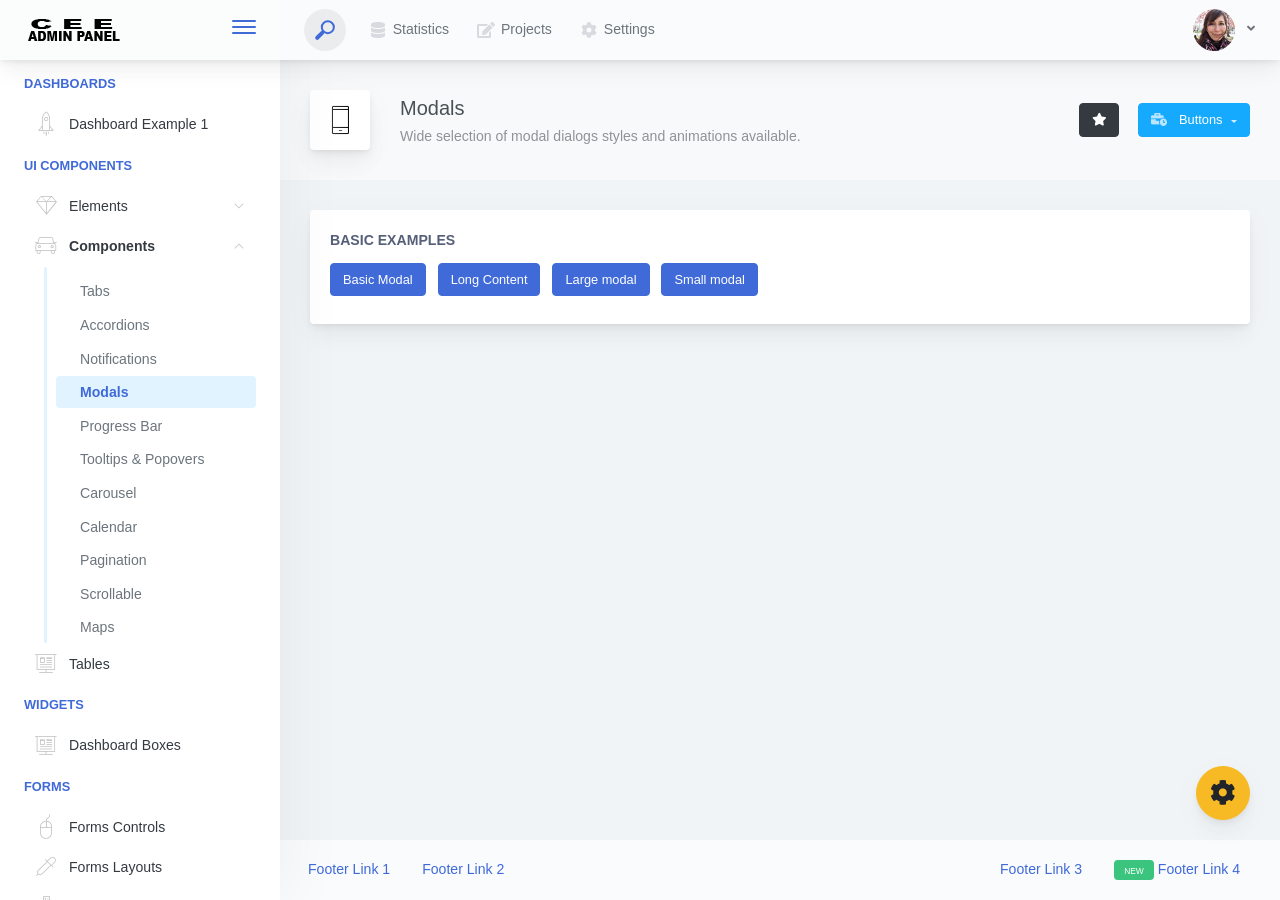
<file: CEE/adminpanel/admin/components-modals.html>
<!doctype html>
<html lang="en">

<head>
    <meta charset="utf-8">
    <meta http-equiv="X-UA-Compatible" content="IE=edge">
    <meta http-equiv="Content-Language" content="en">
    <meta http-equiv="Content-Type" content="text/html; charset=utf-8"/>
    <title>Modals - Wide selection of modal dialogs styles and animations available.</title>
    <meta name="viewport" content="width=device-width, initial-scale=1, maximum-scale=1, user-scalable=no, shrink-to-fit=no" />
    <meta name="description" content="Wide selection of modal dialogs styles and animations available.">
    <meta name="msapplication-tap-highlight" content="no">
    <!--
    =========================================================
    * ArchitectUI HTML Theme Dashboard - v1.0.0
    =========================================================
    * Product Page: https://dashboardpack.com
    * Copyright 2019 DashboardPack (https://dashboardpack.com)
    * Licensed under MIT (https://github.com/DashboardPack/architectui-html-theme-free/blob/master/LICENSE)
    =========================================================
    * The above copyright notice and this permission notice shall be included in all copies or substantial portions of the Software.
    -->
<link href="./main.css" rel="stylesheet"></head>
<body>
    <div class="app-container app-theme-white body-tabs-shadow fixed-sidebar fixed-header">
        <div class="app-header header-shadow">
            <div class="app-header__logo">
                <div class="logo-src"></div>
                <div class="header__pane ml-auto">
                    <div>
                        <button type="button" class="hamburger close-sidebar-btn hamburger--elastic" data-class="closed-sidebar">
                            <span class="hamburger-box">
                                <span class="hamburger-inner"></span>
                            </span>
                        </button>
                    </div>
                </div>
            </div>
            <div class="app-header__mobile-menu">
                <div>
                    <button type="button" class="hamburger hamburger--elastic mobile-toggle-nav">
                        <span class="hamburger-box">
                            <span class="hamburger-inner"></span>
                        </span>
                    </button>
                </div>
            </div>
            <div class="app-header__menu">
                <span>
                    <button type="button" class="btn-icon btn-icon-only btn btn-primary btn-sm mobile-toggle-header-nav">
                        <span class="btn-icon-wrapper">
                            <i class="fa fa-ellipsis-v fa-w-6"></i>
                        </span>
                    </button>
                </span>
            </div>    <div class="app-header__content">
                <div class="app-header-left">
                    <div class="search-wrapper">
                        <div class="input-holder">
                            <input type="text" class="search-input" placeholder="Type to search">
                            <button class="search-icon"><span></span></button>
                        </div>
                        <button class="close"></button>
                    </div>
                    <ul class="header-menu nav">
                        <li class="nav-item">
                            <a href="javascript:void(0);" class="nav-link">
                                <i class="nav-link-icon fa fa-database"> </i>
                                Statistics
                            </a>
                        </li>
                        <li class="btn-group nav-item">
                            <a href="javascript:void(0);" class="nav-link">
                                <i class="nav-link-icon fa fa-edit"></i>
                                Projects
                            </a>
                        </li>
                        <li class="dropdown nav-item">
                            <a href="javascript:void(0);" class="nav-link">
                                <i class="nav-link-icon fa fa-cog"></i>
                                Settings
                            </a>
                        </li>
                    </ul>        </div>
                <div class="app-header-right">
                    <div class="header-btn-lg pr-0">
                        <div class="widget-content p-0">
                            <div class="widget-content-wrapper">
                                <div class="widget-content-left">
                                    <div class="btn-group">
                                        <a data-toggle="dropdown" aria-haspopup="true" aria-expanded="false" class="p-0 btn">
                                            <img width="42" class="rounded-circle" src="assets/images/avatars/1.jpg" alt="">
                                            <i class="fa fa-angle-down ml-2 opacity-8"></i>
                                        </a>
                                        <div tabindex="-1" role="menu" aria-hidden="true" class="dropdown-menu dropdown-menu-right">
                                            <button type="button" tabindex="0" class="dropdown-item">User Account</button>
                                            <button type="button" tabindex="0" class="dropdown-item">Settings</button>
                                            <h6 tabindex="-1" class="dropdown-header">Header</h6>
                                            <button type="button" tabindex="0" class="dropdown-item">Actions</button>
                                            <div tabindex="-1" class="dropdown-divider"></div>
                                            <button type="button" tabindex="0" class="dropdown-item">Dividers</button>
                                        </div>
                                    </div>
                                </div>
                                <div class="widget-content-left  ml-3 header-user-info">
                                    <div class="widget-heading">
                                        Alina Mclourd
                                    </div>
                                    <div class="widget-subheading">
                                        VP People Manager
                                    </div>
                                </div>
                                <div class="widget-content-right header-user-info ml-3">
                                    <button type="button" class="btn-shadow p-1 btn btn-primary btn-sm show-toastr-example">
                                        <i class="fa text-white fa-calendar pr-1 pl-1"></i>
                                    </button>
                                </div>
                            </div>
                        </div>
                    </div>        </div>
            </div>
        </div>        <div class="ui-theme-settings">
            <button type="button" id="TooltipDemo" class="btn-open-options btn btn-warning">
                <i class="fa fa-cog fa-w-16 fa-spin fa-2x"></i>
            </button>
            <div class="theme-settings__inner">
                <div class="scrollbar-container">
                    <div class="theme-settings__options-wrapper">
                        <h3 class="themeoptions-heading">Layout Options
                        </h3>
                        <div class="p-3">
                            <ul class="list-group">
                                <li class="list-group-item">
                                    <div class="widget-content p-0">
                                        <div class="widget-content-wrapper">
                                            <div class="widget-content-left mr-3">
                                                <div class="switch has-switch switch-container-class" data-class="fixed-header">
                                                    <div class="switch-animate switch-on">
                                                        <input type="checkbox" checked data-toggle="toggle" data-onstyle="success">
                                                    </div>
                                                </div>
                                            </div>
                                            <div class="widget-content-left">
                                                <div class="widget-heading">Fixed Header
                                                </div>
                                                <div class="widget-subheading">Makes the header top fixed, always visible!
                                                </div>
                                            </div>
                                        </div>
                                    </div>
                                </li>
                                <li class="list-group-item">
                                    <div class="widget-content p-0">
                                        <div class="widget-content-wrapper">
                                            <div class="widget-content-left mr-3">
                                                <div class="switch has-switch switch-container-class" data-class="fixed-sidebar">
                                                    <div class="switch-animate switch-on">
                                                        <input type="checkbox" checked data-toggle="toggle" data-onstyle="success">
                                                    </div>
                                                </div>
                                            </div>
                                            <div class="widget-content-left">
                                                <div class="widget-heading">Fixed Sidebar
                                                </div>
                                                <div class="widget-subheading">Makes the sidebar left fixed, always visible!
                                                </div>
                                            </div>
                                        </div>
                                    </div>
                                </li>
                                <li class="list-group-item">
                                    <div class="widget-content p-0">
                                        <div class="widget-content-wrapper">
                                            <div class="widget-content-left mr-3">
                                                <div class="switch has-switch switch-container-class" data-class="fixed-footer">
                                                    <div class="switch-animate switch-off">
                                                        <input type="checkbox" data-toggle="toggle" data-onstyle="success">
                                                    </div>
                                                </div>
                                            </div>
                                            <div class="widget-content-left">
                                                <div class="widget-heading">Fixed Footer
                                                </div>
                                                <div class="widget-subheading">Makes the app footer bottom fixed, always visible!
                                                </div>
                                            </div>
                                        </div>
                                    </div>
                                </li>
                            </ul>
                        </div>
                        <h3 class="themeoptions-heading">
                            <div>
                                Header Options
                            </div>
                            <button type="button" class="btn-pill btn-shadow btn-wide ml-auto btn btn-focus btn-sm switch-header-cs-class" data-class="">
                                Restore Default
                            </button>
                        </h3>
                        <div class="p-3">
                            <ul class="list-group">
                                <li class="list-group-item">
                                    <h5 class="pb-2">Choose Color Scheme
                                    </h5>
                                    <div class="theme-settings-swatches">
                                        <div class="swatch-holder bg-primary switch-header-cs-class" data-class="bg-primary header-text-light">
                                        </div>
                                        <div class="swatch-holder bg-secondary switch-header-cs-class" data-class="bg-secondary header-text-light">
                                        </div>
                                        <div class="swatch-holder bg-success switch-header-cs-class" data-class="bg-success header-text-dark">
                                        </div>
                                        <div class="swatch-holder bg-info switch-header-cs-class" data-class="bg-info header-text-dark">
                                        </div>
                                        <div class="swatch-holder bg-warning switch-header-cs-class" data-class="bg-warning header-text-dark">
                                        </div>
                                        <div class="swatch-holder bg-danger switch-header-cs-class" data-class="bg-danger header-text-light">
                                        </div>
                                        <div class="swatch-holder bg-light switch-header-cs-class" data-class="bg-light header-text-dark">
                                        </div>
                                        <div class="swatch-holder bg-dark switch-header-cs-class" data-class="bg-dark header-text-light">
                                        </div>
                                        <div class="swatch-holder bg-focus switch-header-cs-class" data-class="bg-focus header-text-light">
                                        </div>
                                        <div class="swatch-holder bg-alternate switch-header-cs-class" data-class="bg-alternate header-text-light">
                                        </div>
                                        <div class="divider">
                                        </div>
                                        <div class="swatch-holder bg-vicious-stance switch-header-cs-class" data-class="bg-vicious-stance header-text-light">
                                        </div>
                                        <div class="swatch-holder bg-midnight-bloom switch-header-cs-class" data-class="bg-midnight-bloom header-text-light">
                                        </div>
                                        <div class="swatch-holder bg-night-sky switch-header-cs-class" data-class="bg-night-sky header-text-light">
                                        </div>
                                        <div class="swatch-holder bg-slick-carbon switch-header-cs-class" data-class="bg-slick-carbon header-text-light">
                                        </div>
                                        <div class="swatch-holder bg-asteroid switch-header-cs-class" data-class="bg-asteroid header-text-light">
                                        </div>
                                        <div class="swatch-holder bg-royal switch-header-cs-class" data-class="bg-royal header-text-light">
                                        </div>
                                        <div class="swatch-holder bg-warm-flame switch-header-cs-class" data-class="bg-warm-flame header-text-dark">
                                        </div>
                                        <div class="swatch-holder bg-night-fade switch-header-cs-class" data-class="bg-night-fade header-text-dark">
                                        </div>
                                        <div class="swatch-holder bg-sunny-morning switch-header-cs-class" data-class="bg-sunny-morning header-text-dark">
                                        </div>
                                        <div class="swatch-holder bg-tempting-azure switch-header-cs-class" data-class="bg-tempting-azure header-text-dark">
                                        </div>
                                        <div class="swatch-holder bg-amy-crisp switch-header-cs-class" data-class="bg-amy-crisp header-text-dark">
                                        </div>
                                        <div class="swatch-holder bg-heavy-rain switch-header-cs-class" data-class="bg-heavy-rain header-text-dark">
                                        </div>
                                        <div class="swatch-holder bg-mean-fruit switch-header-cs-class" data-class="bg-mean-fruit header-text-dark">
                                        </div>
                                        <div class="swatch-holder bg-malibu-beach switch-header-cs-class" data-class="bg-malibu-beach header-text-light">
                                        </div>
                                        <div class="swatch-holder bg-deep-blue switch-header-cs-class" data-class="bg-deep-blue header-text-dark">
                                        </div>
                                        <div class="swatch-holder bg-ripe-malin switch-header-cs-class" data-class="bg-ripe-malin header-text-light">
                                        </div>
                                        <div class="swatch-holder bg-arielle-smile switch-header-cs-class" data-class="bg-arielle-smile header-text-light">
                                        </div>
                                        <div class="swatch-holder bg-plum-plate switch-header-cs-class" data-class="bg-plum-plate header-text-light">
                                        </div>
                                        <div class="swatch-holder bg-happy-fisher switch-header-cs-class" data-class="bg-happy-fisher header-text-dark">
                                        </div>
                                        <div class="swatch-holder bg-happy-itmeo switch-header-cs-class" data-class="bg-happy-itmeo header-text-light">
                                        </div>
                                        <div class="swatch-holder bg-mixed-hopes switch-header-cs-class" data-class="bg-mixed-hopes header-text-light">
                                        </div>
                                        <div class="swatch-holder bg-strong-bliss switch-header-cs-class" data-class="bg-strong-bliss header-text-light">
                                        </div>
                                        <div class="swatch-holder bg-grow-early switch-header-cs-class" data-class="bg-grow-early header-text-light">
                                        </div>
                                        <div class="swatch-holder bg-love-kiss switch-header-cs-class" data-class="bg-love-kiss header-text-light">
                                        </div>
                                        <div class="swatch-holder bg-premium-dark switch-header-cs-class" data-class="bg-premium-dark header-text-light">
                                        </div>
                                        <div class="swatch-holder bg-happy-green switch-header-cs-class" data-class="bg-happy-green header-text-light">
                                        </div>
                                    </div>
                                </li>
                            </ul>
                        </div>
                        <h3 class="themeoptions-heading">
                            <div>Sidebar Options</div>
                            <button type="button" class="btn-pill btn-shadow btn-wide ml-auto btn btn-focus btn-sm switch-sidebar-cs-class" data-class="">
                                Restore Default
                            </button>
                        </h3>
                        <div class="p-3">
                            <ul class="list-group">
                                <li class="list-group-item">
                                    <h5 class="pb-2">Choose Color Scheme
                                    </h5>
                                    <div class="theme-settings-swatches">
                                        <div class="swatch-holder bg-primary switch-sidebar-cs-class" data-class="bg-primary sidebar-text-light">
                                        </div>
                                        <div class="swatch-holder bg-secondary switch-sidebar-cs-class" data-class="bg-secondary sidebar-text-light">
                                        </div>
                                        <div class="swatch-holder bg-success switch-sidebar-cs-class" data-class="bg-success sidebar-text-dark">
                                        </div>
                                        <div class="swatch-holder bg-info switch-sidebar-cs-class" data-class="bg-info sidebar-text-dark">
                                        </div>
                                        <div class="swatch-holder bg-warning switch-sidebar-cs-class" data-class="bg-warning sidebar-text-dark">
                                        </div>
                                        <div class="swatch-holder bg-danger switch-sidebar-cs-class" data-class="bg-danger sidebar-text-light">
                                        </div>
                                        <div class="swatch-holder bg-light switch-sidebar-cs-class" data-class="bg-light sidebar-text-dark">
                                        </div>
                                        <div class="swatch-holder bg-dark switch-sidebar-cs-class" data-class="bg-dark sidebar-text-light">
                                        </div>
                                        <div class="swatch-holder bg-focus switch-sidebar-cs-class" data-class="bg-focus sidebar-text-light">
                                        </div>
                                        <div class="swatch-holder bg-alternate switch-sidebar-cs-class" data-class="bg-alternate sidebar-text-light">
                                        </div>
                                        <div class="divider">
                                        </div>
                                        <div class="swatch-holder bg-vicious-stance switch-sidebar-cs-class" data-class="bg-vicious-stance sidebar-text-light">
                                        </div>
                                        <div class="swatch-holder bg-midnight-bloom switch-sidebar-cs-class" data-class="bg-midnight-bloom sidebar-text-light">
                                        </div>
                                        <div class="swatch-holder bg-night-sky switch-sidebar-cs-class" data-class="bg-night-sky sidebar-text-light">
                                        </div>
                                        <div class="swatch-holder bg-slick-carbon switch-sidebar-cs-class" data-class="bg-slick-carbon sidebar-text-light">
                                        </div>
                                        <div class="swatch-holder bg-asteroid switch-sidebar-cs-class" data-class="bg-asteroid sidebar-text-light">
                                        </div>
                                        <div class="swatch-holder bg-royal switch-sidebar-cs-class" data-class="bg-royal sidebar-text-light">
                                        </div>
                                        <div class="swatch-holder bg-warm-flame switch-sidebar-cs-class" data-class="bg-warm-flame sidebar-text-dark">
                                        </div>
                                        <div class="swatch-holder bg-night-fade switch-sidebar-cs-class" data-class="bg-night-fade sidebar-text-dark">
                                        </div>
                                        <div class="swatch-holder bg-sunny-morning switch-sidebar-cs-class" data-class="bg-sunny-morning sidebar-text-dark">
                                        </div>
                                        <div class="swatch-holder bg-tempting-azure switch-sidebar-cs-class" data-class="bg-tempting-azure sidebar-text-dark">
                                        </div>
                                        <div class="swatch-holder bg-amy-crisp switch-sidebar-cs-class" data-class="bg-amy-crisp sidebar-text-dark">
                                        </div>
                                        <div class="swatch-holder bg-heavy-rain switch-sidebar-cs-class" data-class="bg-heavy-rain sidebar-text-dark">
                                        </div>
                                        <div class="swatch-holder bg-mean-fruit switch-sidebar-cs-class" data-class="bg-mean-fruit sidebar-text-dark">
                                        </div>
                                        <div class="swatch-holder bg-malibu-beach switch-sidebar-cs-class" data-class="bg-malibu-beach sidebar-text-light">
                                        </div>
                                        <div class="swatch-holder bg-deep-blue switch-sidebar-cs-class" data-class="bg-deep-blue sidebar-text-dark">
                                        </div>
                                        <div class="swatch-holder bg-ripe-malin switch-sidebar-cs-class" data-class="bg-ripe-malin sidebar-text-light">
                                        </div>
                                        <div class="swatch-holder bg-arielle-smile switch-sidebar-cs-class" data-class="bg-arielle-smile sidebar-text-light">
                                        </div>
                                        <div class="swatch-holder bg-plum-plate switch-sidebar-cs-class" data-class="bg-plum-plate sidebar-text-light">
                                        </div>
                                        <div class="swatch-holder bg-happy-fisher switch-sidebar-cs-class" data-class="bg-happy-fisher sidebar-text-dark">
                                        </div>
                                        <div class="swatch-holder bg-happy-itmeo switch-sidebar-cs-class" data-class="bg-happy-itmeo sidebar-text-light">
                                        </div>
                                        <div class="swatch-holder bg-mixed-hopes switch-sidebar-cs-class" data-class="bg-mixed-hopes sidebar-text-light">
                                        </div>
                                        <div class="swatch-holder bg-strong-bliss switch-sidebar-cs-class" data-class="bg-strong-bliss sidebar-text-light">
                                        </div>
                                        <div class="swatch-holder bg-grow-early switch-sidebar-cs-class" data-class="bg-grow-early sidebar-text-light">
                                        </div>
                                        <div class="swatch-holder bg-love-kiss switch-sidebar-cs-class" data-class="bg-love-kiss sidebar-text-light">
                                        </div>
                                        <div class="swatch-holder bg-premium-dark switch-sidebar-cs-class" data-class="bg-premium-dark sidebar-text-light">
                                        </div>
                                        <div class="swatch-holder bg-happy-green switch-sidebar-cs-class" data-class="bg-happy-green sidebar-text-light">
                                        </div>
                                    </div>
                                </li>
                            </ul>
                        </div>
                        <h3 class="themeoptions-heading">
                            <div>Main Content Options</div>
                            <button type="button" class="btn-pill btn-shadow btn-wide ml-auto active btn btn-focus btn-sm">Restore Default
                            </button>
                        </h3>
                        <div class="p-3">
                            <ul class="list-group">
                                <li class="list-group-item">
                                    <h5 class="pb-2">Page Section Tabs
                                    </h5>
                                    <div class="theme-settings-swatches">
                                        <div role="group" class="mt-2 btn-group">
                                            <button type="button" class="btn-wide btn-shadow btn-primary btn btn-secondary switch-theme-class" data-class="body-tabs-line">
                                                Line
                                            </button>
                                            <button type="button" class="btn-wide btn-shadow btn-primary active btn btn-secondary switch-theme-class" data-class="body-tabs-shadow">
                                                Shadow
                                            </button>
                                        </div>
                                    </div>
                                </li>
                            </ul>
                        </div>
                    </div>
                </div>
            </div>
        </div>        <div class="app-main">
                <div class="app-sidebar sidebar-shadow">
                    <div class="app-header__logo">
                        <div class="logo-src"></div>
                        <div class="header__pane ml-auto">
                            <div>
                                <button type="button" class="hamburger close-sidebar-btn hamburger--elastic" data-class="closed-sidebar">
                                    <span class="hamburger-box">
                                        <span class="hamburger-inner"></span>
                                    </span>
                                </button>
                            </div>
                        </div>
                    </div>
                    <div class="app-header__mobile-menu">
                        <div>
                            <button type="button" class="hamburger hamburger--elastic mobile-toggle-nav">
                                <span class="hamburger-box">
                                    <span class="hamburger-inner"></span>
                                </span>
                            </button>
                        </div>
                    </div>
                    <div class="app-header__menu">
                        <span>
                            <button type="button" class="btn-icon btn-icon-only btn btn-primary btn-sm mobile-toggle-header-nav">
                                <span class="btn-icon-wrapper">
                                    <i class="fa fa-ellipsis-v fa-w-6"></i>
                                </span>
                            </button>
                        </span>
                    </div>    <div class="scrollbar-sidebar">
                        <div class="app-sidebar__inner">
                            <ul class="vertical-nav-menu">
                                <li class="app-sidebar__heading">Dashboards</li>
                                <li>
                                    <a href="index.html">
                                        <i class="metismenu-icon pe-7s-rocket"></i>
                                        Dashboard Example 1
                                    </a>
                                </li>
                                <li class="app-sidebar__heading">UI Components</li>
                                <li
                                    
                                    
                                    
                                    
                                    
                                    
                                    
                                    
                                >
                                    <a href="#">
                                        <i class="metismenu-icon pe-7s-diamond"></i>
                                        Elements
                                        <i class="metismenu-state-icon pe-7s-angle-down caret-left"></i>
                                    </a>
                                    <ul
                                        
                                        
                                        
                                        
                                        
                                        
                                        
                                        
                                    >
                                        <li>
                                            <a href="elements-buttons-standard.html">
                                                <i class="metismenu-icon"></i>
                                                Buttons
                                            </a>
                                        </li>
                                        <li>
                                            <a href="elements-dropdowns.html">
                                                <i class="metismenu-icon">
                                                </i>Dropdowns
                                            </a>
                                        </li>
                                        <li>
                                            <a href="elements-icons.html">
                                                <i class="metismenu-icon">
                                                </i>Icons
                                            </a>
                                        </li>
                                        <li>
                                            <a href="elements-badges-labels.html">
                                                <i class="metismenu-icon">
                                                </i>Badges
                                            </a>
                                        </li>
                                        <li>
                                            <a href="elements-cards.html">
                                                <i class="metismenu-icon">
                                                </i>Cards
                                            </a>
                                        </li>
                                        <li>
                                            <a href="elements-list-group.html">
                                                <i class="metismenu-icon">
                                                </i>List Groups
                                            </a>
                                        </li>
                                        <li>
                                            <a href="elements-navigation.html">
                                                <i class="metismenu-icon">
                                                </i>Navigation Menus
                                            </a>
                                        </li>
                                        <li>
                                            <a href="elements-utilities.html">
                                                <i class="metismenu-icon">
                                                </i>Utilities
                                            </a>
                                        </li>
                                    </ul>
                                </li>
                                <li
                                    
                                    
                                    
                                     class="mm-active"
                                    
                                    
                                    
                                    
                                    
                                    
                                    
                                >
                                    <a href="#">
                                        <i class="metismenu-icon pe-7s-car"></i>
                                        Components
                                        <i class="metismenu-state-icon pe-7s-angle-down caret-left"></i>
                                    </a>
                                    <ul
                                        
                                        
                                        
                                         class="mm-show"
                                        
                                        
                                        
                                        
                                        
                                        
                                        
                                    >
                                        <li>
                                            <a href="components-tabs.html">
                                                <i class="metismenu-icon">
                                                </i>Tabs
                                            </a>
                                        </li>
                                        <li>
                                            <a href="components-accordions.html">
                                                <i class="metismenu-icon">
                                                </i>Accordions
                                            </a>
                                        </li>
                                        <li>
                                            <a href="components-notifications.html">
                                                <i class="metismenu-icon">
                                                </i>Notifications
                                            </a>
                                        </li>
                                        <li>
                                            <a href="components-modals.html" class="mm-active">
                                                <i class="metismenu-icon">
                                                </i>Modals
                                            </a>
                                        </li>
                                        <li>
                                            <a href="components-progress-bar.html">
                                                <i class="metismenu-icon">
                                                </i>Progress Bar
                                            </a>
                                        </li>
                                        <li>
                                            <a href="components-tooltips-popovers.html">
                                                <i class="metismenu-icon">
                                                </i>Tooltips &amp; Popovers
                                            </a>
                                        </li>
                                        <li>
                                            <a href="components-carousel.html">
                                                <i class="metismenu-icon">
                                                </i>Carousel
                                            </a>
                                        </li>
                                        <li>
                                            <a href="components-calendar.html">
                                                <i class="metismenu-icon">
                                                </i>Calendar
                                            </a>
                                        </li>
                                        <li>
                                            <a href="components-pagination.html">
                                                <i class="metismenu-icon">
                                                </i>Pagination
                                            </a>
                                        </li>
                                        <li>
                                            <a href="components-scrollable-elements.html">
                                                <i class="metismenu-icon">
                                                </i>Scrollable
                                            </a>
                                        </li>
                                        <li>
                                            <a href="components-maps.html">
                                                <i class="metismenu-icon">
                                                </i>Maps
                                            </a>
                                        </li>
                                    </ul>
                                </li>
                                <li  >
                                    <a href="tables-regular.html">
                                        <i class="metismenu-icon pe-7s-display2"></i>
                                        Tables
                                    </a>
                                </li>
                                <li class="app-sidebar__heading">Widgets</li>
                                <li>
                                    <a href="dashboard-boxes.html">
                                        <i class="metismenu-icon pe-7s-display2"></i>
                                        Dashboard Boxes
                                    </a>
                                </li>
                                <li class="app-sidebar__heading">Forms</li>
                                <li>
                                    <a href="forms-controls.html">
                                        <i class="metismenu-icon pe-7s-mouse">
                                        </i>Forms Controls
                                    </a>
                                </li>
                                <li>
                                    <a href="forms-layouts.html">
                                        <i class="metismenu-icon pe-7s-eyedropper">
                                        </i>Forms Layouts
                                    </a>
                                </li>
                                <li>
                                    <a href="forms-validation.html">
                                        <i class="metismenu-icon pe-7s-pendrive">
                                        </i>Forms Validation
                                    </a>
                                </li>
                                <li class="app-sidebar__heading">Charts</li>
                                <li>
                                    <a href="charts-chartjs.html">
                                        <i class="metismenu-icon pe-7s-graph2">
                                        </i>ChartJS
                                    </a>
                                </li>
                                <li class="app-sidebar__heading">PRO Version</li>
                                <li>
                                    <a href="https://dashboardpack.com/theme-details/architectui-dashboard-html-pro/" target="_blank">
                                        <i class="metismenu-icon pe-7s-graph2">
                                        </i>
                                        Upgrade to PRO
                                    </a>
                                </li>
                            </ul>
                        </div>
                    </div>
                </div>    <div class="app-main__outer">
                    <div class="app-main__inner">
                        <div class="app-page-title">
                            <div class="page-title-wrapper">
                                <div class="page-title-heading">
                                    <div class="page-title-icon">
                                        <i class="pe-7s-phone icon-gradient bg-premium-dark">
                                        </i>
                                    </div>
                                    <div>Modals
                                        <div class="page-title-subheading">Wide selection of modal dialogs styles and animations available.
                                        </div>
                                    </div>
                                </div>
                                <div class="page-title-actions">
                                    <button type="button" data-toggle="tooltip" title="Example Tooltip" data-placement="bottom" class="btn-shadow mr-3 btn btn-dark">
                                        <i class="fa fa-star"></i>
                                    </button>
                                    <div class="d-inline-block dropdown">
                                        <button type="button" data-toggle="dropdown" aria-haspopup="true" aria-expanded="false" class="btn-shadow dropdown-toggle btn btn-info">
                                            <span class="btn-icon-wrapper pr-2 opacity-7">
                                                <i class="fa fa-business-time fa-w-20"></i>
                                            </span>
                                            Buttons
                                        </button>
                                        <div tabindex="-1" role="menu" aria-hidden="true" class="dropdown-menu dropdown-menu-right">
                                            <ul class="nav flex-column">
                                                <li class="nav-item">
                                                    <a href="javascript:void(0);" class="nav-link">
                                                        <i class="nav-link-icon lnr-inbox"></i>
                                                        <span>
                                                            Inbox
                                                        </span>
                                                        <div class="ml-auto badge badge-pill badge-secondary">86</div>
                                                    </a>
                                                </li>
                                                <li class="nav-item">
                                                    <a href="javascript:void(0);" class="nav-link">
                                                        <i class="nav-link-icon lnr-book"></i>
                                                        <span>
                                                            Book
                                                        </span>
                                                        <div class="ml-auto badge badge-pill badge-danger">5</div>
                                                    </a>
                                                </li>
                                                <li class="nav-item">
                                                    <a href="javascript:void(0);" class="nav-link">
                                                        <i class="nav-link-icon lnr-picture"></i>
                                                        <span>
                                                            Picture
                                                        </span>
                                                    </a>
                                                </li>
                                                <li class="nav-item">
                                                    <a disabled href="javascript:void(0);" class="nav-link disabled">
                                                        <i class="nav-link-icon lnr-file-empty"></i>
                                                        <span>
                                                            File Disabled
                                                        </span>
                                                    </a>
                                                </li>
                                            </ul>
                                        </div>
                                    </div>
                                </div>    </div>
                        </div>            <div class="row">
                            <div class="col-md-12">
                                <div class="main-card mb-3 card">
                                    <div class="card-body">
                                        <div class="card-title">Basic Examples</div>
                                        <!-- Button trigger modal -->
                                        <button type="button" class="btn mr-2 mb-2 btn-primary" data-toggle="modal" data-target="#exampleModal">
                                            Basic Modal
                                        </button>
                                        <!-- Button trigger modal -->
                                        <button type="button" class="btn mr-2 mb-2 btn-primary" data-toggle="modal" data-target="#exampleModalLong">
                                            Long Content
                                        </button>
                                        <button type="button" class="btn mr-2 mb-2 btn-primary" data-toggle="modal" data-target=".bd-example-modal-lg">Large modal</button>
                                        <button type="button" class="btn mr-2 mb-2 btn-primary" data-toggle="modal" data-target=".bd-example-modal-sm">Small modal</button>
                                    </div>
                                </div>
                            </div>
                        </div>
                    </div>
                    <div class="app-wrapper-footer">
                        <div class="app-footer">
                            <div class="app-footer__inner">
                                <div class="app-footer-left">
                                    <ul class="nav">
                                        <li class="nav-item">
                                            <a href="javascript:void(0);" class="nav-link">
                                                Footer Link 1
                                            </a>
                                        </li>
                                        <li class="nav-item">
                                            <a href="javascript:void(0);" class="nav-link">
                                                Footer Link 2
                                            </a>
                                        </li>
                                    </ul>
                                </div>
                                <div class="app-footer-right">
                                    <ul class="nav">
                                        <li class="nav-item">
                                            <a href="javascript:void(0);" class="nav-link">
                                                Footer Link 3
                                            </a>
                                        </li>
                                        <li class="nav-item">
                                            <a href="javascript:void(0);" class="nav-link">
                                                <div class="badge badge-success mr-1 ml-0">
                                                    <small>NEW</small>
                                                </div>
                                                Footer Link 4
                                            </a>
                                        </li>
                                    </ul>
                                </div>
                            </div>
                        </div>
                    </div>    </div>
        </div>
    </div>
<script type="text/javascript" src="./assets/scripts/main.js"></script></body>
</html>


<!-- Large modal -->

<div class="modal fade bd-example-modal-lg" tabindex="-1" role="dialog" aria-labelledby="myLargeModalLabel" aria-hidden="true">
    <div class="modal-dialog modal-lg">
        <div class="modal-content">
            <div class="modal-header">
                <h5 class="modal-title" id="exampleModalLongTitle">Modal title</h5>
                <button type="button" class="close" data-dismiss="modal" aria-label="Close">
                    <span aria-hidden="true">&times;</span>
                </button>
            </div>
            <div class="modal-body">
                <p>Cras mattis consectetur purus sit amet fermentum. Cras justo odio, dapibus ac facilisis in, egestas eget quam. Morbi leo risus, porta ac consectetur ac, vestibulum at eros.</p>
                <p>Praesent commodo cursus magna, vel scelerisque nisl consectetur et. Vivamus sagittis lacus vel augue laoreet rutrum faucibus dolor auctor.</p>
            </div>
            <div class="modal-footer">
                <button type="button" class="btn btn-secondary" data-dismiss="modal">Close</button>
                <button type="button" class="btn btn-primary">Save changes</button>
            </div>
        </div>
    </div>
</div>

<!-- Small modal -->

<div class="modal fade bd-example-modal-sm" tabindex="-1" role="dialog" aria-labelledby="mySmallModalLabel" aria-hidden="true">
    <div class="modal-dialog modal-sm">
        <div class="modal-content">
            <div class="modal-header">
                <h5 class="modal-title" id="exampleModalLongTitle">Modal title</h5>
                <button type="button" class="close" data-dismiss="modal" aria-label="Close">
                    <span aria-hidden="true">&times;</span>
                </button>
            </div>
            <div class="modal-body">
                <p>Praesent commodo cursus magna, vel scelerisque nisl consectetur et. Vivamus sagittis lacus vel augue laoreet rutrum faucibus dolor auctor.</p>
            </div>
            <div class="modal-footer">
                <button type="button" class="btn btn-secondary" data-dismiss="modal">Close</button>
                <button type="button" class="btn btn-primary">Save changes</button>
            </div>
        </div>
    </div>
</div>

<!-- Modal -->
<div class="modal fade" id="exampleModalLong" tabindex="-1" role="dialog" aria-labelledby="exampleModalLongTitle" aria-hidden="true">
    <div class="modal-dialog" role="document">
        <div class="modal-content">
            <div class="modal-header">
                <h5 class="modal-title" id="exampleModalLongTitle">Modal title</h5>
                <button type="button" class="close" data-dismiss="modal" aria-label="Close">
                    <span aria-hidden="true">&times;</span>
                </button>
            </div>
            <div class="modal-body">
                <p>Cras mattis consectetur purus sit amet fermentum. Cras justo odio, dapibus ac facilisis in, egestas eget quam. Morbi leo risus, porta ac consectetur ac, vestibulum at eros.</p>
                <p>Praesent commodo cursus magna, vel scelerisque nisl consectetur et. Vivamus sagittis lacus vel augue laoreet rutrum faucibus dolor auctor.</p>
                <p>Aenean lacinia bibendum nulla sed consectetur. Praesent commodo cursus magna, vel scelerisque nisl consectetur et. Donec sed odio dui. Donec ullamcorper nulla non metus auctor fringilla.</p>
                <p>Cras mattis consectetur purus sit amet fermentum. Cras justo odio, dapibus ac facilisis in, egestas eget quam. Morbi leo risus, porta ac consectetur ac, vestibulum at eros.</p>
                <p>Praesent commodo cursus magna, vel scelerisque nisl consectetur et. Vivamus sagittis lacus vel augue laoreet rutrum faucibus dolor auctor.</p>
                <p>Aenean lacinia bibendum nulla sed consectetur. Praesent commodo cursus magna, vel scelerisque nisl consectetur et. Donec sed odio dui. Donec ullamcorper nulla non metus auctor fringilla.</p>
                <p>Cras mattis consectetur purus sit amet fermentum. Cras justo odio, dapibus ac facilisis in, egestas eget quam. Morbi leo risus, porta ac consectetur ac, vestibulum at eros.</p>
                <p>Praesent commodo cursus magna, vel scelerisque nisl consectetur et. Vivamus sagittis lacus vel augue laoreet rutrum faucibus dolor auctor.</p>
                <p>Aenean lacinia bibendum nulla sed consectetur. Praesent commodo cursus magna, vel scelerisque nisl consectetur et. Donec sed odio dui. Donec ullamcorper nulla non metus auctor fringilla.</p>
                <p>Cras mattis consectetur purus sit amet fermentum. Cras justo odio, dapibus ac facilisis in, egestas eget quam. Morbi leo risus, porta ac consectetur ac, vestibulum at eros.</p>
                <p>Praesent commodo cursus magna, vel scelerisque nisl consectetur et. Vivamus sagittis lacus vel augue laoreet rutrum faucibus dolor auctor.</p>
                <p>Aenean lacinia bibendum nulla sed consectetur. Praesent commodo cursus magna, vel scelerisque nisl consectetur et. Donec sed odio dui. Donec ullamcorper nulla non metus auctor fringilla.</p>
                <p>Cras mattis consectetur purus sit amet fermentum. Cras justo odio, dapibus ac facilisis in, egestas eget quam. Morbi leo risus, porta ac consectetur ac, vestibulum at eros.</p>
                <p>Praesent commodo cursus magna, vel scelerisque nisl consectetur et. Vivamus sagittis lacus vel augue laoreet rutrum faucibus dolor auctor.</p>
                <p>Aenean lacinia bibendum nulla sed consectetur. Praesent commodo cursus magna, vel scelerisque nisl consectetur et. Donec sed odio dui. Donec ullamcorper nulla non metus auctor fringilla.</p>
                <p>Cras mattis consectetur purus sit amet fermentum. Cras justo odio, dapibus ac facilisis in, egestas eget quam. Morbi leo risus, porta ac consectetur ac, vestibulum at eros.</p>
                <p>Praesent commodo cursus magna, vel scelerisque nisl consectetur et. Vivamus sagittis lacus vel augue laoreet rutrum faucibus dolor auctor.</p>
                <p>Aenean lacinia bibendum nulla sed consectetur. Praesent commodo cursus magna, vel scelerisque nisl consectetur et. Donec sed odio dui. Donec ullamcorper nulla non metus auctor fringilla.</p>
            </div>
            <div class="modal-footer">
                <button type="button" class="btn btn-secondary" data-dismiss="modal">Close</button>
                <button type="button" class="btn btn-primary">Save changes</button>
            </div>
        </div>
    </div>
</div>
<!-- Modal -->
<div class="modal fade" id="exampleModal" tabindex="-1" role="dialog" aria-labelledby="exampleModalLabel" aria-hidden="true">
    <div class="modal-dialog" role="document">
        <div class="modal-content">
            <div class="modal-header">
                <h5 class="modal-title" id="exampleModalLabel">Modal title</h5>
                <button type="button" class="close" data-dismiss="modal" aria-label="Close">
                    <span aria-hidden="true">&times;</span>
                </button>
            </div>
            <div class="modal-body">
                <p class="mb-0">Lorem Ipsum has been the industry's standard dummy text ever since the 1500s, when an unknown printer took a galley of type and scrambled.</p>
            </div>
            <div class="modal-footer">
                <button type="button" class="btn btn-secondary" data-dismiss="modal">Close</button>
                <button type="button" class="btn btn-primary">Save changes</button>
            </div>
        </div>
    </div>
</div>
</file>
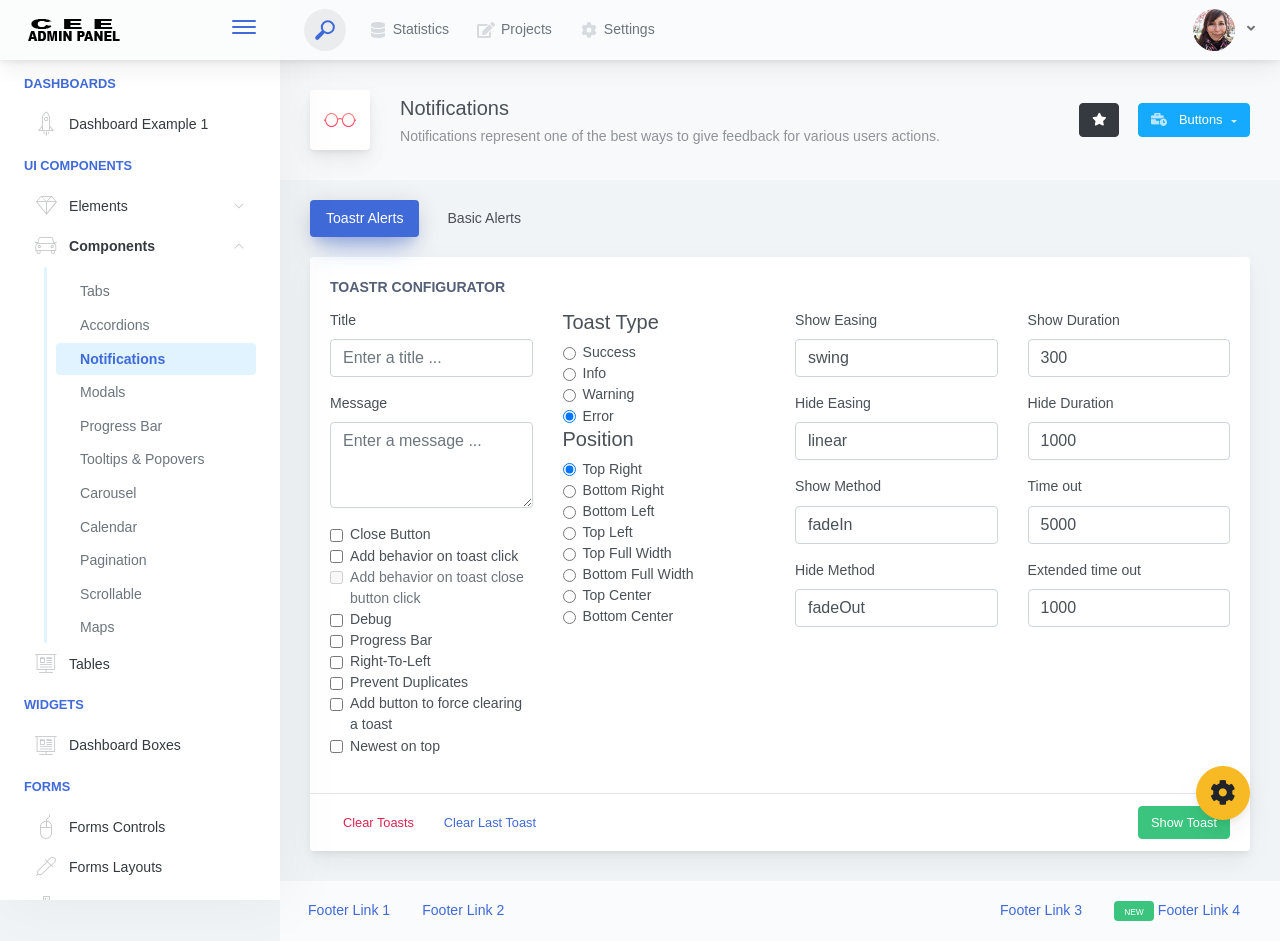
<file: CEE/adminpanel/admin/components-notifications.html>
<!doctype html>
<html lang="en">

<head>
    <meta charset="utf-8">
    <meta http-equiv="X-UA-Compatible" content="IE=edge">
    <meta http-equiv="Content-Language" content="en">
    <meta http-equiv="Content-Type" content="text/html; charset=utf-8"/>
    <title>Notifications - Notifications represent one of the best ways to give feedback for various users actions.</title>
    <meta name="viewport" content="width=device-width, initial-scale=1, maximum-scale=1, user-scalable=no, shrink-to-fit=no" />
    <meta name="description" content="Notifications represent one of the best ways to give feedback for various users actions.">
    <meta name="msapplication-tap-highlight" content="no">
    <!--
    =========================================================
    * ArchitectUI HTML Theme Dashboard - v1.0.0
    =========================================================
    * Product Page: https://dashboardpack.com
    * Copyright 2019 DashboardPack (https://dashboardpack.com)
    * Licensed under MIT (https://github.com/DashboardPack/architectui-html-theme-free/blob/master/LICENSE)
    =========================================================
    * The above copyright notice and this permission notice shall be included in all copies or substantial portions of the Software.
    -->
<link href="./main.css" rel="stylesheet"></head>
<body>
    <div class="app-container app-theme-white body-tabs-shadow fixed-sidebar fixed-header">
        <div class="app-header header-shadow">
            <div class="app-header__logo">
                <div class="logo-src"></div>
                <div class="header__pane ml-auto">
                    <div>
                        <button type="button" class="hamburger close-sidebar-btn hamburger--elastic" data-class="closed-sidebar">
                            <span class="hamburger-box">
                                <span class="hamburger-inner"></span>
                            </span>
                        </button>
                    </div>
                </div>
            </div>
            <div class="app-header__mobile-menu">
                <div>
                    <button type="button" class="hamburger hamburger--elastic mobile-toggle-nav">
                        <span class="hamburger-box">
                            <span class="hamburger-inner"></span>
                        </span>
                    </button>
                </div>
            </div>
            <div class="app-header__menu">
                <span>
                    <button type="button" class="btn-icon btn-icon-only btn btn-primary btn-sm mobile-toggle-header-nav">
                        <span class="btn-icon-wrapper">
                            <i class="fa fa-ellipsis-v fa-w-6"></i>
                        </span>
                    </button>
                </span>
            </div>    <div class="app-header__content">
                <div class="app-header-left">
                    <div class="search-wrapper">
                        <div class="input-holder">
                            <input type="text" class="search-input" placeholder="Type to search">
                            <button class="search-icon"><span></span></button>
                        </div>
                        <button class="close"></button>
                    </div>
                    <ul class="header-menu nav">
                        <li class="nav-item">
                            <a href="javascript:void(0);" class="nav-link">
                                <i class="nav-link-icon fa fa-database"> </i>
                                Statistics
                            </a>
                        </li>
                        <li class="btn-group nav-item">
                            <a href="javascript:void(0);" class="nav-link">
                                <i class="nav-link-icon fa fa-edit"></i>
                                Projects
                            </a>
                        </li>
                        <li class="dropdown nav-item">
                            <a href="javascript:void(0);" class="nav-link">
                                <i class="nav-link-icon fa fa-cog"></i>
                                Settings
                            </a>
                        </li>
                    </ul>        </div>
                <div class="app-header-right">
                    <div class="header-btn-lg pr-0">
                        <div class="widget-content p-0">
                            <div class="widget-content-wrapper">
                                <div class="widget-content-left">
                                    <div class="btn-group">
                                        <a data-toggle="dropdown" aria-haspopup="true" aria-expanded="false" class="p-0 btn">
                                            <img width="42" class="rounded-circle" src="assets/images/avatars/1.jpg" alt="">
                                            <i class="fa fa-angle-down ml-2 opacity-8"></i>
                                        </a>
                                        <div tabindex="-1" role="menu" aria-hidden="true" class="dropdown-menu dropdown-menu-right">
                                            <button type="button" tabindex="0" class="dropdown-item">User Account</button>
                                            <button type="button" tabindex="0" class="dropdown-item">Settings</button>
                                            <h6 tabindex="-1" class="dropdown-header">Header</h6>
                                            <button type="button" tabindex="0" class="dropdown-item">Actions</button>
                                            <div tabindex="-1" class="dropdown-divider"></div>
                                            <button type="button" tabindex="0" class="dropdown-item">Dividers</button>
                                        </div>
                                    </div>
                                </div>
                                <div class="widget-content-left  ml-3 header-user-info">
                                    <div class="widget-heading">
                                        Alina Mclourd
                                    </div>
                                    <div class="widget-subheading">
                                        VP People Manager
                                    </div>
                                </div>
                                <div class="widget-content-right header-user-info ml-3">
                                    <button type="button" class="btn-shadow p-1 btn btn-primary btn-sm show-toastr-example">
                                        <i class="fa text-white fa-calendar pr-1 pl-1"></i>
                                    </button>
                                </div>
                            </div>
                        </div>
                    </div>        </div>
            </div>
        </div>        <div class="ui-theme-settings">
            <button type="button" id="TooltipDemo" class="btn-open-options btn btn-warning">
                <i class="fa fa-cog fa-w-16 fa-spin fa-2x"></i>
            </button>
            <div class="theme-settings__inner">
                <div class="scrollbar-container">
                    <div class="theme-settings__options-wrapper">
                        <h3 class="themeoptions-heading">Layout Options
                        </h3>
                        <div class="p-3">
                            <ul class="list-group">
                                <li class="list-group-item">
                                    <div class="widget-content p-0">
                                        <div class="widget-content-wrapper">
                                            <div class="widget-content-left mr-3">
                                                <div class="switch has-switch switch-container-class" data-class="fixed-header">
                                                    <div class="switch-animate switch-on">
                                                        <input type="checkbox" checked data-toggle="toggle" data-onstyle="success">
                                                    </div>
                                                </div>
                                            </div>
                                            <div class="widget-content-left">
                                                <div class="widget-heading">Fixed Header
                                                </div>
                                                <div class="widget-subheading">Makes the header top fixed, always visible!
                                                </div>
                                            </div>
                                        </div>
                                    </div>
                                </li>
                                <li class="list-group-item">
                                    <div class="widget-content p-0">
                                        <div class="widget-content-wrapper">
                                            <div class="widget-content-left mr-3">
                                                <div class="switch has-switch switch-container-class" data-class="fixed-sidebar">
                                                    <div class="switch-animate switch-on">
                                                        <input type="checkbox" checked data-toggle="toggle" data-onstyle="success">
                                                    </div>
                                                </div>
                                            </div>
                                            <div class="widget-content-left">
                                                <div class="widget-heading">Fixed Sidebar
                                                </div>
                                                <div class="widget-subheading">Makes the sidebar left fixed, always visible!
                                                </div>
                                            </div>
                                        </div>
                                    </div>
                                </li>
                                <li class="list-group-item">
                                    <div class="widget-content p-0">
                                        <div class="widget-content-wrapper">
                                            <div class="widget-content-left mr-3">
                                                <div class="switch has-switch switch-container-class" data-class="fixed-footer">
                                                    <div class="switch-animate switch-off">
                                                        <input type="checkbox" data-toggle="toggle" data-onstyle="success">
                                                    </div>
                                                </div>
                                            </div>
                                            <div class="widget-content-left">
                                                <div class="widget-heading">Fixed Footer
                                                </div>
                                                <div class="widget-subheading">Makes the app footer bottom fixed, always visible!
                                                </div>
                                            </div>
                                        </div>
                                    </div>
                                </li>
                            </ul>
                        </div>
                        <h3 class="themeoptions-heading">
                            <div>
                                Header Options
                            </div>
                            <button type="button" class="btn-pill btn-shadow btn-wide ml-auto btn btn-focus btn-sm switch-header-cs-class" data-class="">
                                Restore Default
                            </button>
                        </h3>
                        <div class="p-3">
                            <ul class="list-group">
                                <li class="list-group-item">
                                    <h5 class="pb-2">Choose Color Scheme
                                    </h5>
                                    <div class="theme-settings-swatches">
                                        <div class="swatch-holder bg-primary switch-header-cs-class" data-class="bg-primary header-text-light">
                                        </div>
                                        <div class="swatch-holder bg-secondary switch-header-cs-class" data-class="bg-secondary header-text-light">
                                        </div>
                                        <div class="swatch-holder bg-success switch-header-cs-class" data-class="bg-success header-text-dark">
                                        </div>
                                        <div class="swatch-holder bg-info switch-header-cs-class" data-class="bg-info header-text-dark">
                                        </div>
                                        <div class="swatch-holder bg-warning switch-header-cs-class" data-class="bg-warning header-text-dark">
                                        </div>
                                        <div class="swatch-holder bg-danger switch-header-cs-class" data-class="bg-danger header-text-light">
                                        </div>
                                        <div class="swatch-holder bg-light switch-header-cs-class" data-class="bg-light header-text-dark">
                                        </div>
                                        <div class="swatch-holder bg-dark switch-header-cs-class" data-class="bg-dark header-text-light">
                                        </div>
                                        <div class="swatch-holder bg-focus switch-header-cs-class" data-class="bg-focus header-text-light">
                                        </div>
                                        <div class="swatch-holder bg-alternate switch-header-cs-class" data-class="bg-alternate header-text-light">
                                        </div>
                                        <div class="divider">
                                        </div>
                                        <div class="swatch-holder bg-vicious-stance switch-header-cs-class" data-class="bg-vicious-stance header-text-light">
                                        </div>
                                        <div class="swatch-holder bg-midnight-bloom switch-header-cs-class" data-class="bg-midnight-bloom header-text-light">
                                        </div>
                                        <div class="swatch-holder bg-night-sky switch-header-cs-class" data-class="bg-night-sky header-text-light">
                                        </div>
                                        <div class="swatch-holder bg-slick-carbon switch-header-cs-class" data-class="bg-slick-carbon header-text-light">
                                        </div>
                                        <div class="swatch-holder bg-asteroid switch-header-cs-class" data-class="bg-asteroid header-text-light">
                                        </div>
                                        <div class="swatch-holder bg-royal switch-header-cs-class" data-class="bg-royal header-text-light">
                                        </div>
                                        <div class="swatch-holder bg-warm-flame switch-header-cs-class" data-class="bg-warm-flame header-text-dark">
                                        </div>
                                        <div class="swatch-holder bg-night-fade switch-header-cs-class" data-class="bg-night-fade header-text-dark">
                                        </div>
                                        <div class="swatch-holder bg-sunny-morning switch-header-cs-class" data-class="bg-sunny-morning header-text-dark">
                                        </div>
                                        <div class="swatch-holder bg-tempting-azure switch-header-cs-class" data-class="bg-tempting-azure header-text-dark">
                                        </div>
                                        <div class="swatch-holder bg-amy-crisp switch-header-cs-class" data-class="bg-amy-crisp header-text-dark">
                                        </div>
                                        <div class="swatch-holder bg-heavy-rain switch-header-cs-class" data-class="bg-heavy-rain header-text-dark">
                                        </div>
                                        <div class="swatch-holder bg-mean-fruit switch-header-cs-class" data-class="bg-mean-fruit header-text-dark">
                                        </div>
                                        <div class="swatch-holder bg-malibu-beach switch-header-cs-class" data-class="bg-malibu-beach header-text-light">
                                        </div>
                                        <div class="swatch-holder bg-deep-blue switch-header-cs-class" data-class="bg-deep-blue header-text-dark">
                                        </div>
                                        <div class="swatch-holder bg-ripe-malin switch-header-cs-class" data-class="bg-ripe-malin header-text-light">
                                        </div>
                                        <div class="swatch-holder bg-arielle-smile switch-header-cs-class" data-class="bg-arielle-smile header-text-light">
                                        </div>
                                        <div class="swatch-holder bg-plum-plate switch-header-cs-class" data-class="bg-plum-plate header-text-light">
                                        </div>
                                        <div class="swatch-holder bg-happy-fisher switch-header-cs-class" data-class="bg-happy-fisher header-text-dark">
                                        </div>
                                        <div class="swatch-holder bg-happy-itmeo switch-header-cs-class" data-class="bg-happy-itmeo header-text-light">
                                        </div>
                                        <div class="swatch-holder bg-mixed-hopes switch-header-cs-class" data-class="bg-mixed-hopes header-text-light">
                                        </div>
                                        <div class="swatch-holder bg-strong-bliss switch-header-cs-class" data-class="bg-strong-bliss header-text-light">
                                        </div>
                                        <div class="swatch-holder bg-grow-early switch-header-cs-class" data-class="bg-grow-early header-text-light">
                                        </div>
                                        <div class="swatch-holder bg-love-kiss switch-header-cs-class" data-class="bg-love-kiss header-text-light">
                                        </div>
                                        <div class="swatch-holder bg-premium-dark switch-header-cs-class" data-class="bg-premium-dark header-text-light">
                                        </div>
                                        <div class="swatch-holder bg-happy-green switch-header-cs-class" data-class="bg-happy-green header-text-light">
                                        </div>
                                    </div>
                                </li>
                            </ul>
                        </div>
                        <h3 class="themeoptions-heading">
                            <div>Sidebar Options</div>
                            <button type="button" class="btn-pill btn-shadow btn-wide ml-auto btn btn-focus btn-sm switch-sidebar-cs-class" data-class="">
                                Restore Default
                            </button>
                        </h3>
                        <div class="p-3">
                            <ul class="list-group">
                                <li class="list-group-item">
                                    <h5 class="pb-2">Choose Color Scheme
                                    </h5>
                                    <div class="theme-settings-swatches">
                                        <div class="swatch-holder bg-primary switch-sidebar-cs-class" data-class="bg-primary sidebar-text-light">
                                        </div>
                                        <div class="swatch-holder bg-secondary switch-sidebar-cs-class" data-class="bg-secondary sidebar-text-light">
                                        </div>
                                        <div class="swatch-holder bg-success switch-sidebar-cs-class" data-class="bg-success sidebar-text-dark">
                                        </div>
                                        <div class="swatch-holder bg-info switch-sidebar-cs-class" data-class="bg-info sidebar-text-dark">
                                        </div>
                                        <div class="swatch-holder bg-warning switch-sidebar-cs-class" data-class="bg-warning sidebar-text-dark">
                                        </div>
                                        <div class="swatch-holder bg-danger switch-sidebar-cs-class" data-class="bg-danger sidebar-text-light">
                                        </div>
                                        <div class="swatch-holder bg-light switch-sidebar-cs-class" data-class="bg-light sidebar-text-dark">
                                        </div>
                                        <div class="swatch-holder bg-dark switch-sidebar-cs-class" data-class="bg-dark sidebar-text-light">
                                        </div>
                                        <div class="swatch-holder bg-focus switch-sidebar-cs-class" data-class="bg-focus sidebar-text-light">
                                        </div>
                                        <div class="swatch-holder bg-alternate switch-sidebar-cs-class" data-class="bg-alternate sidebar-text-light">
                                        </div>
                                        <div class="divider">
                                        </div>
                                        <div class="swatch-holder bg-vicious-stance switch-sidebar-cs-class" data-class="bg-vicious-stance sidebar-text-light">
                                        </div>
                                        <div class="swatch-holder bg-midnight-bloom switch-sidebar-cs-class" data-class="bg-midnight-bloom sidebar-text-light">
                                        </div>
                                        <div class="swatch-holder bg-night-sky switch-sidebar-cs-class" data-class="bg-night-sky sidebar-text-light">
                                        </div>
                                        <div class="swatch-holder bg-slick-carbon switch-sidebar-cs-class" data-class="bg-slick-carbon sidebar-text-light">
                                        </div>
                                        <div class="swatch-holder bg-asteroid switch-sidebar-cs-class" data-class="bg-asteroid sidebar-text-light">
                                        </div>
                                        <div class="swatch-holder bg-royal switch-sidebar-cs-class" data-class="bg-royal sidebar-text-light">
                                        </div>
                                        <div class="swatch-holder bg-warm-flame switch-sidebar-cs-class" data-class="bg-warm-flame sidebar-text-dark">
                                        </div>
                                        <div class="swatch-holder bg-night-fade switch-sidebar-cs-class" data-class="bg-night-fade sidebar-text-dark">
                                        </div>
                                        <div class="swatch-holder bg-sunny-morning switch-sidebar-cs-class" data-class="bg-sunny-morning sidebar-text-dark">
                                        </div>
                                        <div class="swatch-holder bg-tempting-azure switch-sidebar-cs-class" data-class="bg-tempting-azure sidebar-text-dark">
                                        </div>
                                        <div class="swatch-holder bg-amy-crisp switch-sidebar-cs-class" data-class="bg-amy-crisp sidebar-text-dark">
                                        </div>
                                        <div class="swatch-holder bg-heavy-rain switch-sidebar-cs-class" data-class="bg-heavy-rain sidebar-text-dark">
                                        </div>
                                        <div class="swatch-holder bg-mean-fruit switch-sidebar-cs-class" data-class="bg-mean-fruit sidebar-text-dark">
                                        </div>
                                        <div class="swatch-holder bg-malibu-beach switch-sidebar-cs-class" data-class="bg-malibu-beach sidebar-text-light">
                                        </div>
                                        <div class="swatch-holder bg-deep-blue switch-sidebar-cs-class" data-class="bg-deep-blue sidebar-text-dark">
                                        </div>
                                        <div class="swatch-holder bg-ripe-malin switch-sidebar-cs-class" data-class="bg-ripe-malin sidebar-text-light">
                                        </div>
                                        <div class="swatch-holder bg-arielle-smile switch-sidebar-cs-class" data-class="bg-arielle-smile sidebar-text-light">
                                        </div>
                                        <div class="swatch-holder bg-plum-plate switch-sidebar-cs-class" data-class="bg-plum-plate sidebar-text-light">
                                        </div>
                                        <div class="swatch-holder bg-happy-fisher switch-sidebar-cs-class" data-class="bg-happy-fisher sidebar-text-dark">
                                        </div>
                                        <div class="swatch-holder bg-happy-itmeo switch-sidebar-cs-class" data-class="bg-happy-itmeo sidebar-text-light">
                                        </div>
                                        <div class="swatch-holder bg-mixed-hopes switch-sidebar-cs-class" data-class="bg-mixed-hopes sidebar-text-light">
                                        </div>
                                        <div class="swatch-holder bg-strong-bliss switch-sidebar-cs-class" data-class="bg-strong-bliss sidebar-text-light">
                                        </div>
                                        <div class="swatch-holder bg-grow-early switch-sidebar-cs-class" data-class="bg-grow-early sidebar-text-light">
                                        </div>
                                        <div class="swatch-holder bg-love-kiss switch-sidebar-cs-class" data-class="bg-love-kiss sidebar-text-light">
                                        </div>
                                        <div class="swatch-holder bg-premium-dark switch-sidebar-cs-class" data-class="bg-premium-dark sidebar-text-light">
                                        </div>
                                        <div class="swatch-holder bg-happy-green switch-sidebar-cs-class" data-class="bg-happy-green sidebar-text-light">
                                        </div>
                                    </div>
                                </li>
                            </ul>
                        </div>
                        <h3 class="themeoptions-heading">
                            <div>Main Content Options</div>
                            <button type="button" class="btn-pill btn-shadow btn-wide ml-auto active btn btn-focus btn-sm">Restore Default
                            </button>
                        </h3>
                        <div class="p-3">
                            <ul class="list-group">
                                <li class="list-group-item">
                                    <h5 class="pb-2">Page Section Tabs
                                    </h5>
                                    <div class="theme-settings-swatches">
                                        <div role="group" class="mt-2 btn-group">
                                            <button type="button" class="btn-wide btn-shadow btn-primary btn btn-secondary switch-theme-class" data-class="body-tabs-line">
                                                Line
                                            </button>
                                            <button type="button" class="btn-wide btn-shadow btn-primary active btn btn-secondary switch-theme-class" data-class="body-tabs-shadow">
                                                Shadow
                                            </button>
                                        </div>
                                    </div>
                                </li>
                            </ul>
                        </div>
                    </div>
                </div>
            </div>
        </div>        <div class="app-main">
                <div class="app-sidebar sidebar-shadow">
                    <div class="app-header__logo">
                        <div class="logo-src"></div>
                        <div class="header__pane ml-auto">
                            <div>
                                <button type="button" class="hamburger close-sidebar-btn hamburger--elastic" data-class="closed-sidebar">
                                    <span class="hamburger-box">
                                        <span class="hamburger-inner"></span>
                                    </span>
                                </button>
                            </div>
                        </div>
                    </div>
                    <div class="app-header__mobile-menu">
                        <div>
                            <button type="button" class="hamburger hamburger--elastic mobile-toggle-nav">
                                <span class="hamburger-box">
                                    <span class="hamburger-inner"></span>
                                </span>
                            </button>
                        </div>
                    </div>
                    <div class="app-header__menu">
                        <span>
                            <button type="button" class="btn-icon btn-icon-only btn btn-primary btn-sm mobile-toggle-header-nav">
                                <span class="btn-icon-wrapper">
                                    <i class="fa fa-ellipsis-v fa-w-6"></i>
                                </span>
                            </button>
                        </span>
                    </div>    <div class="scrollbar-sidebar">
                        <div class="app-sidebar__inner">
                            <ul class="vertical-nav-menu">
                                <li class="app-sidebar__heading">Dashboards</li>
                                <li>
                                    <a href="index.html">
                                        <i class="metismenu-icon pe-7s-rocket"></i>
                                        Dashboard Example 1
                                    </a>
                                </li>
                                <li class="app-sidebar__heading">UI Components</li>
                                <li
                                    
                                    
                                    
                                    
                                    
                                    
                                    
                                    
                                >
                                    <a href="#">
                                        <i class="metismenu-icon pe-7s-diamond"></i>
                                        Elements
                                        <i class="metismenu-state-icon pe-7s-angle-down caret-left"></i>
                                    </a>
                                    <ul
                                        
                                        
                                        
                                        
                                        
                                        
                                        
                                        
                                    >
                                        <li>
                                            <a href="elements-buttons-standard.html">
                                                <i class="metismenu-icon"></i>
                                                Buttons
                                            </a>
                                        </li>
                                        <li>
                                            <a href="elements-dropdowns.html">
                                                <i class="metismenu-icon">
                                                </i>Dropdowns
                                            </a>
                                        </li>
                                        <li>
                                            <a href="elements-icons.html">
                                                <i class="metismenu-icon">
                                                </i>Icons
                                            </a>
                                        </li>
                                        <li>
                                            <a href="elements-badges-labels.html">
                                                <i class="metismenu-icon">
                                                </i>Badges
                                            </a>
                                        </li>
                                        <li>
                                            <a href="elements-cards.html">
                                                <i class="metismenu-icon">
                                                </i>Cards
                                            </a>
                                        </li>
                                        <li>
                                            <a href="elements-list-group.html">
                                                <i class="metismenu-icon">
                                                </i>List Groups
                                            </a>
                                        </li>
                                        <li>
                                            <a href="elements-navigation.html">
                                                <i class="metismenu-icon">
                                                </i>Navigation Menus
                                            </a>
                                        </li>
                                        <li>
                                            <a href="elements-utilities.html">
                                                <i class="metismenu-icon">
                                                </i>Utilities
                                            </a>
                                        </li>
                                    </ul>
                                </li>
                                <li
                                    
                                    
                                     class="mm-active"
                                    
                                    
                                    
                                    
                                    
                                    
                                    
                                    
                                >
                                    <a href="#">
                                        <i class="metismenu-icon pe-7s-car"></i>
                                        Components
                                        <i class="metismenu-state-icon pe-7s-angle-down caret-left"></i>
                                    </a>
                                    <ul
                                        
                                        
                                         class="mm-show"
                                        
                                        
                                        
                                        
                                        
                                        
                                        
                                        
                                    >
                                        <li>
                                            <a href="components-tabs.html">
                                                <i class="metismenu-icon">
                                                </i>Tabs
                                            </a>
                                        </li>
                                        <li>
                                            <a href="components-accordions.html">
                                                <i class="metismenu-icon">
                                                </i>Accordions
                                            </a>
                                        </li>
                                        <li>
                                            <a href="components-notifications.html" class="mm-active">
                                                <i class="metismenu-icon">
                                                </i>Notifications
                                            </a>
                                        </li>
                                        <li>
                                            <a href="components-modals.html">
                                                <i class="metismenu-icon">
                                                </i>Modals
                                            </a>
                                        </li>
                                        <li>
                                            <a href="components-progress-bar.html">
                                                <i class="metismenu-icon">
                                                </i>Progress Bar
                                            </a>
                                        </li>
                                        <li>
                                            <a href="components-tooltips-popovers.html">
                                                <i class="metismenu-icon">
                                                </i>Tooltips &amp; Popovers
                                            </a>
                                        </li>
                                        <li>
                                            <a href="components-carousel.html">
                                                <i class="metismenu-icon">
                                                </i>Carousel
                                            </a>
                                        </li>
                                        <li>
                                            <a href="components-calendar.html">
                                                <i class="metismenu-icon">
                                                </i>Calendar
                                            </a>
                                        </li>
                                        <li>
                                            <a href="components-pagination.html">
                                                <i class="metismenu-icon">
                                                </i>Pagination
                                            </a>
                                        </li>
                                        <li>
                                            <a href="components-scrollable-elements.html">
                                                <i class="metismenu-icon">
                                                </i>Scrollable
                                            </a>
                                        </li>
                                        <li>
                                            <a href="components-maps.html">
                                                <i class="metismenu-icon">
                                                </i>Maps
                                            </a>
                                        </li>
                                    </ul>
                                </li>
                                <li  >
                                    <a href="tables-regular.html">
                                        <i class="metismenu-icon pe-7s-display2"></i>
                                        Tables
                                    </a>
                                </li>
                                <li class="app-sidebar__heading">Widgets</li>
                                <li>
                                    <a href="dashboard-boxes.html">
                                        <i class="metismenu-icon pe-7s-display2"></i>
                                        Dashboard Boxes
                                    </a>
                                </li>
                                <li class="app-sidebar__heading">Forms</li>
                                <li>
                                    <a href="forms-controls.html">
                                        <i class="metismenu-icon pe-7s-mouse">
                                        </i>Forms Controls
                                    </a>
                                </li>
                                <li>
                                    <a href="forms-layouts.html">
                                        <i class="metismenu-icon pe-7s-eyedropper">
                                        </i>Forms Layouts
                                    </a>
                                </li>
                                <li>
                                    <a href="forms-validation.html">
                                        <i class="metismenu-icon pe-7s-pendrive">
                                        </i>Forms Validation
                                    </a>
                                </li>
                                <li class="app-sidebar__heading">Charts</li>
                                <li>
                                    <a href="charts-chartjs.html">
                                        <i class="metismenu-icon pe-7s-graph2">
                                        </i>ChartJS
                                    </a>
                                </li>
                                <li class="app-sidebar__heading">PRO Version</li>
                                <li>
                                    <a href="https://dashboardpack.com/theme-details/architectui-dashboard-html-pro/" target="_blank">
                                        <i class="metismenu-icon pe-7s-graph2">
                                        </i>
                                        Upgrade to PRO
                                    </a>
                                </li>
                            </ul>
                        </div>
                    </div>
                </div>    <div class="app-main__outer">
                    <div class="app-main__inner">
                        <div class="app-page-title">
                            <div class="page-title-wrapper">
                                <div class="page-title-heading">
                                    <div class="page-title-icon">
                                        <i class="pe-7s-glasses icon-gradient bg-love-kiss">
                                        </i>
                                    </div>
                                    <div>Notifications
                                        <div class="page-title-subheading">Notifications represent one of the best ways to give feedback for various users actions.
                                        </div>
                                    </div>
                                </div>
                                <div class="page-title-actions">
                                    <button type="button" data-toggle="tooltip" title="Example Tooltip" data-placement="bottom" class="btn-shadow mr-3 btn btn-dark">
                                        <i class="fa fa-star"></i>
                                    </button>
                                    <div class="d-inline-block dropdown">
                                        <button type="button" data-toggle="dropdown" aria-haspopup="true" aria-expanded="false" class="btn-shadow dropdown-toggle btn btn-info">
                                            <span class="btn-icon-wrapper pr-2 opacity-7">
                                                <i class="fa fa-business-time fa-w-20"></i>
                                            </span>
                                            Buttons
                                        </button>
                                        <div tabindex="-1" role="menu" aria-hidden="true" class="dropdown-menu dropdown-menu-right">
                                            <ul class="nav flex-column">
                                                <li class="nav-item">
                                                    <a href="javascript:void(0);" class="nav-link">
                                                        <i class="nav-link-icon lnr-inbox"></i>
                                                        <span>
                                                            Inbox
                                                        </span>
                                                        <div class="ml-auto badge badge-pill badge-secondary">86</div>
                                                    </a>
                                                </li>
                                                <li class="nav-item">
                                                    <a href="javascript:void(0);" class="nav-link">
                                                        <i class="nav-link-icon lnr-book"></i>
                                                        <span>
                                                            Book
                                                        </span>
                                                        <div class="ml-auto badge badge-pill badge-danger">5</div>
                                                    </a>
                                                </li>
                                                <li class="nav-item">
                                                    <a href="javascript:void(0);" class="nav-link">
                                                        <i class="nav-link-icon lnr-picture"></i>
                                                        <span>
                                                            Picture
                                                        </span>
                                                    </a>
                                                </li>
                                                <li class="nav-item">
                                                    <a disabled href="javascript:void(0);" class="nav-link disabled">
                                                        <i class="nav-link-icon lnr-file-empty"></i>
                                                        <span>
                                                            File Disabled
                                                        </span>
                                                    </a>
                                                </li>
                                            </ul>
                                        </div>
                                    </div>
                                </div>    </div>
                        </div>            <ul class="body-tabs body-tabs-layout tabs-animated body-tabs-animated nav">
                            <li class="nav-item">
                                <a role="tab" class="nav-link active" id="tab-0" data-toggle="tab" href="#tab-content-0">
                                    <span>Toastr Alerts</span>
                                </a>
                            </li>
                            <li class="nav-item">
                                <a role="tab" class="nav-link" id="tab-2" data-toggle="tab" href="#tab-content-2">
                                    <span>Basic Alerts</span>
                                </a>
                            </li>
                        </ul>
                        <div class="tab-content">
                            <div class="tab-pane tabs-animation fade show active" id="tab-content-0" role="tabpanel">
                                <div class="main-card mb-3 card">
                                    <div class="card-body">
                                        <div class="card-title">Toastr Configurator</div>
                                        <div class="row">
                                            <div class="col-md-3">
                                                <div class="form-group">
                                                    <label class="form-label" for="title">Title</label>
                                                    <input id="title" type="text" class="form-control" placeholder="Enter a title ..."/>
                                                </div>
                                                <div class="form-group">
                                                    <label class="form-label" for="message">Message</label>
                                                    <textarea class="form-control" id="message" rows="3" placeholder="Enter a message ..."></textarea>
                                                </div>
                                                <div class="form-group">
                                                    <div class="form-check">
                                                        <input id="closeButton" type="checkbox" value="checked" class="form-check-input"/>
                                                        <label class="form-check-label" for="closeButton">
                                                            Close Button
                                                        </label>
                                                    </div>
                                                    <div class="form-check">
                                                        <input id="addBehaviorOnToastClick" type="checkbox" value="checked" class="form-check-input"/>
                                                        <label class="form-check-label" for="addBehaviorOnToastClick">
                                                            Add behavior on toast click
                                                        </label>
                                                    </div>
                                                    <div class="form-check">
                                                        <input disabled id="addBehaviorOnToastCloseClick" type="checkbox" value="checked" class="form-check-input"/>
                                                        <label class="form-check-label" for="addBehaviorOnToastCloseClick">
                                                            Add behavior on toast close button click
                                                        </label>
                                                    </div>
                                                    <div class="form-check">
                                                        <input id="debugInfo" type="checkbox" value="checked" class="form-check-input"/>
                                                        <label class="form-check-label" for="debugInfo">
                                                            Debug
                                                        </label>
                                                    </div>
                                                    <div class="form-check">
                                                        <input id="progressBar" type="checkbox" value="checked" class="form-check-input"/>
                                                        <label class="form-check-label" for="progressBar">
                                                            Progress Bar
                                                        </label>
                                                    </div>
                                                    <div class="form-check">
                                                        <input id="rtl" type="checkbox" value="checked" class="form-check-input"/>
                                                        <label class="form-check-label" for="rtl">
                                                            Right-To-Left
                                                        </label>
                                                    </div>
                                                    <div class="form-check">
                                                        <input id="preventDuplicates" type="checkbox" value="checked" class="form-check-input"/>
                                                        <label class="form-check-label" for="preventDuplicates">
                                                            Prevent Duplicates
                                                        </label>
                                                    </div>
                                                    <div class="form-check">
                                                        <input id="addClear" type="checkbox" value="checked" class="form-check-input"/>
                                                        <label class="form-check-label" for="addClear">
                                                            Add button to force clearing a toast
                                                        </label>
                                                    </div>
                                                    <div class="form-check">
                                                        <input id="newestOnTop" type="checkbox" value="checked" class="form-check-input"/>
                                                        <label class="form-check-label" for="newestOnTop">
                                                            Newest on top
                                                        </label>
                                                    </div>
                                                </div>
                                            </div>
                                            <div class="col-md-3">
                                                <div id="toastTypeGroup">
                                                    <h5>Toast Type</h5>
                                                    <div class="form-check">
                                                        <input type="radio" name="toasts" class="form-check-input" value="success" checked/>
                                                        <label class="form-check-label" for="exampleRadios1">
                                                            Success
                                                        </label>
                                                    </div>
                                                    <div class="form-check">
                                                        <input type="radio" name="toasts" class="form-check-input" value="info" checked/>
                                                        <label class="form-check-label" for="exampleRadios1">
                                                            Info
                                                        </label>
                                                    </div>
                                                    <div class="form-check">
                                                        <input type="radio" name="toasts" class="form-check-input" value="warning" checked/>
                                                        <label class="form-check-label" for="exampleRadios1">
                                                            Warning
                                                        </label>
                                                    </div>
                                                    <div class="form-check">
                                                        <input type="radio" name="toasts" class="form-check-input" value="error" checked/>
                                                        <label class="form-check-label" for="exampleRadios1">
                                                            Error
                                                        </label>
                                                    </div>
                                                </div>
                                                <div id="positionGroup">
                                                    <h5>Position</h5>
                                                    <div class="form-check">
                                                        <input type="radio" name="positions" class="form-check-input" value="toast-top-right" checked/>
                                                        <label class="form-check-label" for="exampleRadios1">
                                                            Top Right
                                                        </label>
                                                    </div>
                                                    <div class="form-check">
                                                        <input type="radio" name="positions" class="form-check-input" value="toast-bottom-right"/>
                                                        <label class="form-check-label" for="exampleRadios1">
                                                            Bottom Right
                                                        </label>
                                                    </div>
                                                    <div class="form-check">
                                                        <input type="radio" name="positions" class="form-check-input" value="toast-bottom-left"/>
                                                        <label class="form-check-label" for="exampleRadios1">
                                                            Bottom Left
                                                        </label>
                                                    </div>
                                                    <div class="form-check">
                                                        <input type="radio" name="positions" class="form-check-input" value="toast-top-left"/>
                                                        <label class="form-check-label" for="exampleRadios1">
                                                            Top Left
                                                        </label>
                                                    </div>
                                                    <div class="form-check">
                                                        <input type="radio" name="positions" class="form-check-input" value="toast-top-full-width"/>
                                                        <label class="form-check-label" for="exampleRadios1">
                                                            Top Full Width
                                                        </label>
                                                    </div>
                                                    <div class="form-check">
                                                        <input type="radio" name="positions" class="form-check-input" value="toast-bottom-full-width"/>
                                                        <label class="form-check-label" for="exampleRadios1">
                                                            Bottom Full Width
                                                        </label>
                                                    </div>
                                                    <div class="form-check">
                                                        <input type="radio" name="positions" class="form-check-input" value="toast-top-center"/>
                                                        <label class="form-check-label" for="exampleRadios1">
                                                            Top Center
                                                        </label>
                                                    </div>
                                                    <div class="form-check">
                                                        <input type="radio" name="positions" class="form-check-input" value="toast-bottom-center"/>
                                                        <label class="form-check-label" for="exampleRadios1">
                                                            Bottom Center
                                                        </label>
                                                    </div>
                                                </div>
                                            </div>
                                            <div class="col-md-3">
                                                <div class="form-group">
                                                    <label for="showEasing">Show Easing</label>
                                                    <input id="showEasing" type="text" placeholder="swing, linear" class="form-control" value="swing"/>
                                                </div>
                                                <div class="form-group">
                                                    <label for="hideEasing">Hide Easing</label>
                                                    <input id="hideEasing" type="text" placeholder="swing, linear" class="form-control" value="linear"/>
                                                </div>
                                                <div class="form-group">
                                                    <label for="showMethod">Show Method</label>
                                                    <input id="showMethod" type="text" placeholder="show, fadeIn, slideDown" class="form-control" value="fadeIn"/>
                                                </div>
                                                <div class="form-group">
                                                    <label for="hideMethod">Hide Method</label>
                                                    <input id="hideMethod" type="text" placeholder="hide, fadeOut, slideUp" class="form-control" value="fadeOut"/>
                                                </div>
                                            </div>
            
                                            <div class="col-md-3">
                                                <div class="form-group">
                                                    <label class="form-label" for="showDuration">Show Duration</label>
                                                    <input id="showDuration" type="number" placeholder="ms" class="form-control" value="300"/>
                                                </div>
                                                <div class="form-group">
                                                    <label class="form-label" for="hideDuration">Hide Duration</label>
                                                    <input id="hideDuration" type="number" placeholder="ms" class="form-control" value="1000"/>
                                                </div>
                                                <div class="form-group">
                                                    <label class="form-label" for="timeOut">Time out</label>
                                                    <input id="timeOut" type="number" placeholder="ms" class="form-control" value="5000"/>
                                                </div>
                                                <div class="form-group">
                                                    <label class="form-label" for="extendedTimeOut">Extended time out</label>
                                                    <input id="extendedTimeOut" type="number" placeholder="ms" class="form-control" value="1000"/>
                                                </div>
                                            </div>
                                        </div>
                                    </div>
                                    <div class="card-footer d-block clearfix">
                                        <div class="float-left">
                                            <button type="button" class="btn btn-link text-danger" id="cleartoasts">Clear Toasts</button>
                                            <button type="button" class="btn btn-link" id="clearlasttoast">Clear Last Toast</button>
                                        </div>
                                        <div class="float-right">
                                            <button type="button" class="btn btn-success" id="showtoast">Show Toast</button>
                                        </div>
                                    </div>
                                </div>
                            </div>
                            <div class="tab-pane tabs-animation fade" id="tab-content-2" role="tabpanel">
                                <div class="row">
                                    <div class="col-md-6">
                                        <div class="main-card mb-3 card">
                                            <div class="card-body"><h5 class="card-title">Alerts</h5>
                                                <div class="alert alert-primary fade show" role="alert">This is a primary alert — check it out!</div>
                                                <div class="alert alert-secondary fade show" role="alert">This is a secondary alert — check it out!</div>
                                                <div class="alert alert-success fade show" role="alert">This is a success alert — check it out!</div>
                                                <div class="alert alert-danger fade show" role="alert">This is a danger alert — check it out!</div>
                                                <div class="alert alert-warning fade show" role="alert">This is a warning alert — check it out!</div>
                                                <div class="alert alert-info fade show" role="alert">This is a info alert — check it out!</div>
                                                <div class="alert alert-light fade show" role="alert">This is a light alert — check it out!</div>
                                                <div class="alert alert-dark fade show" role="alert">This is a dark alert — check it out!</div>
                                            </div>
                                        </div>
                                    </div>
                                    <div class="col-md-6">
                                        <div class="main-card mb-3 card">
                                            <div class="card-body"><h5 class="card-title">Alerts Link Color</h5>
                                                <div class="alert alert-primary fade show" role="alert">This is a primary alert with <a href="javascript:void(0);" class="alert-link">an example link</a>. Give it a click if you like.</div>
                                                <div class="alert alert-secondary fade show" role="alert">This is a secondary alert with <a href="javascript:void(0);" class="alert-link">an example link</a>. Give it a click if you like.</div>
                                                <div class="alert alert-success fade show" role="alert">This is a success alert with <a href="javascript:void(0);" class="alert-link">an example link</a>. Give it a click if you like.</div>
                                                <div class="alert alert-danger fade show" role="alert">This is a danger alert with <a href="javascript:void(0);" class="alert-link">an example link</a>. Give it a click if you like.</div>
                                                <div class="alert alert-warning fade show" role="alert">This is a warning alert with <a href="javascript:void(0);" class="alert-link">an example link</a>. Give it a click if you like.</div>
                                                <div class="alert alert-info fade show" role="alert">This is a info alert with <a href="javascript:void(0);" class="alert-link">an example link</a>. Give it a click if you like.</div>
                                                <div class="alert alert-light fade show" role="alert">This is a light alert with <a href="javascript:void(0);" class="alert-link">an example link</a>. Give it a click if you like.</div>
                                                <div class="alert alert-dark fade show" role="alert">This is a dark alert with <a href="javascript:void(0);" class="alert-link">an example link</a>. Give it a click if you like.</div>
                                            </div>
                                        </div>
                                    </div>
                                    <div class="col-md-6">
                                        <div class="main-card mb-3 card">
                                            <div class="card-body"><h5 class="card-title">Alerts Content</h5>
                                                <div class="alert alert-success fade show" role="alert"><h4 class="alert-heading">Well done!</h4>
                                                    <p>Aww yeah, you successfully read this important alert message. This example text is going to run a bit longer so that you can see how spacing within an alert works with this kind of content.</p>
                                                    <hr>
                                                    <p class="mb-0">Whenever you need to, be sure to use margin utilities to keep things nice and tidy.</p></div>
                                            </div>
                                        </div>
                                    </div>
                                    <div class="col-md-6">
                                        <div class="main-card mb-3 card">
                                            <div class="card-body"><h5 class="card-title">Dismissable Alerts</h5>
                                                <div class="alert alert-info alert-dismissible fade show" role="alert">
                                                    <button type="button" class="close" aria-label="Close"><span aria-hidden="true">×</span></button>
                                                    I am an alert and I can be dismissed!
                                                </div>
                                            </div>
                                        </div>
                                    </div>
                                </div>
                            </div>
                        </div>
                    </div>
                    <div class="app-wrapper-footer">
                        <div class="app-footer">
                            <div class="app-footer__inner">
                                <div class="app-footer-left">
                                    <ul class="nav">
                                        <li class="nav-item">
                                            <a href="javascript:void(0);" class="nav-link">
                                                Footer Link 1
                                            </a>
                                        </li>
                                        <li class="nav-item">
                                            <a href="javascript:void(0);" class="nav-link">
                                                Footer Link 2
                                            </a>
                                        </li>
                                    </ul>
                                </div>
                                <div class="app-footer-right">
                                    <ul class="nav">
                                        <li class="nav-item">
                                            <a href="javascript:void(0);" class="nav-link">
                                                Footer Link 3
                                            </a>
                                        </li>
                                        <li class="nav-item">
                                            <a href="javascript:void(0);" class="nav-link">
                                                <div class="badge badge-success mr-1 ml-0">
                                                    <small>NEW</small>
                                                </div>
                                                Footer Link 4
                                            </a>
                                        </li>
                                    </ul>
                                </div>
                            </div>
                        </div>
                    </div>    </div>
        </div>
    </div>
<script type="text/javascript" src="./assets/scripts/main.js"></script></body>
</html>
</file>
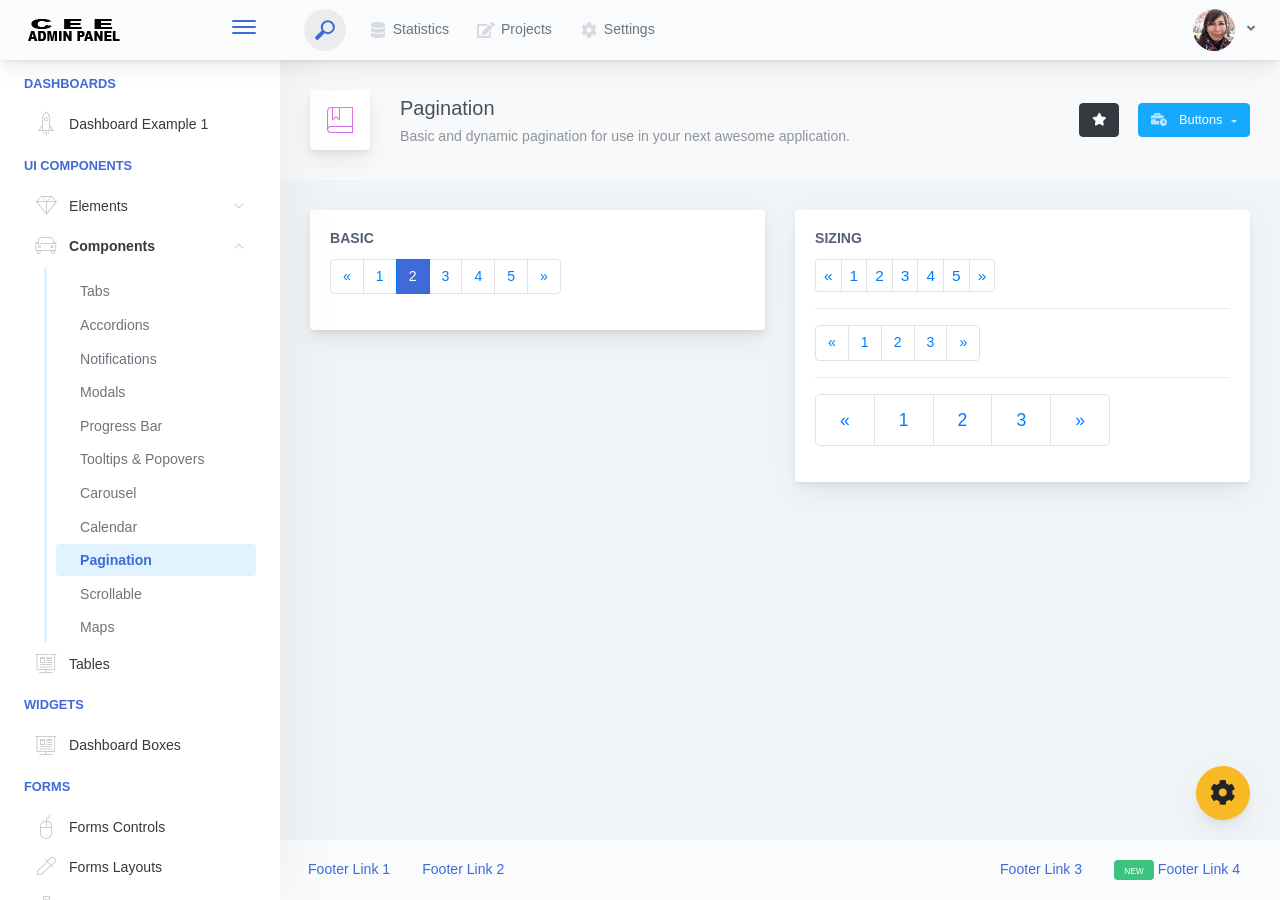
<file: CEE/adminpanel/admin/components-pagination.html>
<!doctype html>
<html lang="en">

<head>
    <meta charset="utf-8">
    <meta http-equiv="X-UA-Compatible" content="IE=edge">
    <meta http-equiv="Content-Language" content="en">
    <meta http-equiv="Content-Type" content="text/html; charset=utf-8"/>
    <title>Pagination - Basic and dynamic pagination for use in your next awesome application.</title>
    <meta name="viewport" content="width=device-width, initial-scale=1, maximum-scale=1, user-scalable=no, shrink-to-fit=no" />
    <meta name="description" content="Basic and dynamic pagination for use in your next awesome application.">
    <meta name="msapplication-tap-highlight" content="no">
    <!--
    =========================================================
    * ArchitectUI HTML Theme Dashboard - v1.0.0
    =========================================================
    * Product Page: https://dashboardpack.com
    * Copyright 2019 DashboardPack (https://dashboardpack.com)
    * Licensed under MIT (https://github.com/DashboardPack/architectui-html-theme-free/blob/master/LICENSE)
    =========================================================
    * The above copyright notice and this permission notice shall be included in all copies or substantial portions of the Software.
    -->
<link href="./main.css" rel="stylesheet"></head>
<body>
    <div class="app-container app-theme-white body-tabs-shadow fixed-sidebar fixed-header">
        <div class="app-header header-shadow">
            <div class="app-header__logo">
                <div class="logo-src"></div>
                <div class="header__pane ml-auto">
                    <div>
                        <button type="button" class="hamburger close-sidebar-btn hamburger--elastic" data-class="closed-sidebar">
                            <span class="hamburger-box">
                                <span class="hamburger-inner"></span>
                            </span>
                        </button>
                    </div>
                </div>
            </div>
            <div class="app-header__mobile-menu">
                <div>
                    <button type="button" class="hamburger hamburger--elastic mobile-toggle-nav">
                        <span class="hamburger-box">
                            <span class="hamburger-inner"></span>
                        </span>
                    </button>
                </div>
            </div>
            <div class="app-header__menu">
                <span>
                    <button type="button" class="btn-icon btn-icon-only btn btn-primary btn-sm mobile-toggle-header-nav">
                        <span class="btn-icon-wrapper">
                            <i class="fa fa-ellipsis-v fa-w-6"></i>
                        </span>
                    </button>
                </span>
            </div>    <div class="app-header__content">
                <div class="app-header-left">
                    <div class="search-wrapper">
                        <div class="input-holder">
                            <input type="text" class="search-input" placeholder="Type to search">
                            <button class="search-icon"><span></span></button>
                        </div>
                        <button class="close"></button>
                    </div>
                    <ul class="header-menu nav">
                        <li class="nav-item">
                            <a href="javascript:void(0);" class="nav-link">
                                <i class="nav-link-icon fa fa-database"> </i>
                                Statistics
                            </a>
                        </li>
                        <li class="btn-group nav-item">
                            <a href="javascript:void(0);" class="nav-link">
                                <i class="nav-link-icon fa fa-edit"></i>
                                Projects
                            </a>
                        </li>
                        <li class="dropdown nav-item">
                            <a href="javascript:void(0);" class="nav-link">
                                <i class="nav-link-icon fa fa-cog"></i>
                                Settings
                            </a>
                        </li>
                    </ul>        </div>
                <div class="app-header-right">
                    <div class="header-btn-lg pr-0">
                        <div class="widget-content p-0">
                            <div class="widget-content-wrapper">
                                <div class="widget-content-left">
                                    <div class="btn-group">
                                        <a data-toggle="dropdown" aria-haspopup="true" aria-expanded="false" class="p-0 btn">
                                            <img width="42" class="rounded-circle" src="assets/images/avatars/1.jpg" alt="">
                                            <i class="fa fa-angle-down ml-2 opacity-8"></i>
                                        </a>
                                        <div tabindex="-1" role="menu" aria-hidden="true" class="dropdown-menu dropdown-menu-right">
                                            <button type="button" tabindex="0" class="dropdown-item">User Account</button>
                                            <button type="button" tabindex="0" class="dropdown-item">Settings</button>
                                            <h6 tabindex="-1" class="dropdown-header">Header</h6>
                                            <button type="button" tabindex="0" class="dropdown-item">Actions</button>
                                            <div tabindex="-1" class="dropdown-divider"></div>
                                            <button type="button" tabindex="0" class="dropdown-item">Dividers</button>
                                        </div>
                                    </div>
                                </div>
                                <div class="widget-content-left  ml-3 header-user-info">
                                    <div class="widget-heading">
                                        Alina Mclourd
                                    </div>
                                    <div class="widget-subheading">
                                        VP People Manager
                                    </div>
                                </div>
                                <div class="widget-content-right header-user-info ml-3">
                                    <button type="button" class="btn-shadow p-1 btn btn-primary btn-sm show-toastr-example">
                                        <i class="fa text-white fa-calendar pr-1 pl-1"></i>
                                    </button>
                                </div>
                            </div>
                        </div>
                    </div>        </div>
            </div>
        </div>        <div class="ui-theme-settings">
            <button type="button" id="TooltipDemo" class="btn-open-options btn btn-warning">
                <i class="fa fa-cog fa-w-16 fa-spin fa-2x"></i>
            </button>
            <div class="theme-settings__inner">
                <div class="scrollbar-container">
                    <div class="theme-settings__options-wrapper">
                        <h3 class="themeoptions-heading">Layout Options
                        </h3>
                        <div class="p-3">
                            <ul class="list-group">
                                <li class="list-group-item">
                                    <div class="widget-content p-0">
                                        <div class="widget-content-wrapper">
                                            <div class="widget-content-left mr-3">
                                                <div class="switch has-switch switch-container-class" data-class="fixed-header">
                                                    <div class="switch-animate switch-on">
                                                        <input type="checkbox" checked data-toggle="toggle" data-onstyle="success">
                                                    </div>
                                                </div>
                                            </div>
                                            <div class="widget-content-left">
                                                <div class="widget-heading">Fixed Header
                                                </div>
                                                <div class="widget-subheading">Makes the header top fixed, always visible!
                                                </div>
                                            </div>
                                        </div>
                                    </div>
                                </li>
                                <li class="list-group-item">
                                    <div class="widget-content p-0">
                                        <div class="widget-content-wrapper">
                                            <div class="widget-content-left mr-3">
                                                <div class="switch has-switch switch-container-class" data-class="fixed-sidebar">
                                                    <div class="switch-animate switch-on">
                                                        <input type="checkbox" checked data-toggle="toggle" data-onstyle="success">
                                                    </div>
                                                </div>
                                            </div>
                                            <div class="widget-content-left">
                                                <div class="widget-heading">Fixed Sidebar
                                                </div>
                                                <div class="widget-subheading">Makes the sidebar left fixed, always visible!
                                                </div>
                                            </div>
                                        </div>
                                    </div>
                                </li>
                                <li class="list-group-item">
                                    <div class="widget-content p-0">
                                        <div class="widget-content-wrapper">
                                            <div class="widget-content-left mr-3">
                                                <div class="switch has-switch switch-container-class" data-class="fixed-footer">
                                                    <div class="switch-animate switch-off">
                                                        <input type="checkbox" data-toggle="toggle" data-onstyle="success">
                                                    </div>
                                                </div>
                                            </div>
                                            <div class="widget-content-left">
                                                <div class="widget-heading">Fixed Footer
                                                </div>
                                                <div class="widget-subheading">Makes the app footer bottom fixed, always visible!
                                                </div>
                                            </div>
                                        </div>
                                    </div>
                                </li>
                            </ul>
                        </div>
                        <h3 class="themeoptions-heading">
                            <div>
                                Header Options
                            </div>
                            <button type="button" class="btn-pill btn-shadow btn-wide ml-auto btn btn-focus btn-sm switch-header-cs-class" data-class="">
                                Restore Default
                            </button>
                        </h3>
                        <div class="p-3">
                            <ul class="list-group">
                                <li class="list-group-item">
                                    <h5 class="pb-2">Choose Color Scheme
                                    </h5>
                                    <div class="theme-settings-swatches">
                                        <div class="swatch-holder bg-primary switch-header-cs-class" data-class="bg-primary header-text-light">
                                        </div>
                                        <div class="swatch-holder bg-secondary switch-header-cs-class" data-class="bg-secondary header-text-light">
                                        </div>
                                        <div class="swatch-holder bg-success switch-header-cs-class" data-class="bg-success header-text-dark">
                                        </div>
                                        <div class="swatch-holder bg-info switch-header-cs-class" data-class="bg-info header-text-dark">
                                        </div>
                                        <div class="swatch-holder bg-warning switch-header-cs-class" data-class="bg-warning header-text-dark">
                                        </div>
                                        <div class="swatch-holder bg-danger switch-header-cs-class" data-class="bg-danger header-text-light">
                                        </div>
                                        <div class="swatch-holder bg-light switch-header-cs-class" data-class="bg-light header-text-dark">
                                        </div>
                                        <div class="swatch-holder bg-dark switch-header-cs-class" data-class="bg-dark header-text-light">
                                        </div>
                                        <div class="swatch-holder bg-focus switch-header-cs-class" data-class="bg-focus header-text-light">
                                        </div>
                                        <div class="swatch-holder bg-alternate switch-header-cs-class" data-class="bg-alternate header-text-light">
                                        </div>
                                        <div class="divider">
                                        </div>
                                        <div class="swatch-holder bg-vicious-stance switch-header-cs-class" data-class="bg-vicious-stance header-text-light">
                                        </div>
                                        <div class="swatch-holder bg-midnight-bloom switch-header-cs-class" data-class="bg-midnight-bloom header-text-light">
                                        </div>
                                        <div class="swatch-holder bg-night-sky switch-header-cs-class" data-class="bg-night-sky header-text-light">
                                        </div>
                                        <div class="swatch-holder bg-slick-carbon switch-header-cs-class" data-class="bg-slick-carbon header-text-light">
                                        </div>
                                        <div class="swatch-holder bg-asteroid switch-header-cs-class" data-class="bg-asteroid header-text-light">
                                        </div>
                                        <div class="swatch-holder bg-royal switch-header-cs-class" data-class="bg-royal header-text-light">
                                        </div>
                                        <div class="swatch-holder bg-warm-flame switch-header-cs-class" data-class="bg-warm-flame header-text-dark">
                                        </div>
                                        <div class="swatch-holder bg-night-fade switch-header-cs-class" data-class="bg-night-fade header-text-dark">
                                        </div>
                                        <div class="swatch-holder bg-sunny-morning switch-header-cs-class" data-class="bg-sunny-morning header-text-dark">
                                        </div>
                                        <div class="swatch-holder bg-tempting-azure switch-header-cs-class" data-class="bg-tempting-azure header-text-dark">
                                        </div>
                                        <div class="swatch-holder bg-amy-crisp switch-header-cs-class" data-class="bg-amy-crisp header-text-dark">
                                        </div>
                                        <div class="swatch-holder bg-heavy-rain switch-header-cs-class" data-class="bg-heavy-rain header-text-dark">
                                        </div>
                                        <div class="swatch-holder bg-mean-fruit switch-header-cs-class" data-class="bg-mean-fruit header-text-dark">
                                        </div>
                                        <div class="swatch-holder bg-malibu-beach switch-header-cs-class" data-class="bg-malibu-beach header-text-light">
                                        </div>
                                        <div class="swatch-holder bg-deep-blue switch-header-cs-class" data-class="bg-deep-blue header-text-dark">
                                        </div>
                                        <div class="swatch-holder bg-ripe-malin switch-header-cs-class" data-class="bg-ripe-malin header-text-light">
                                        </div>
                                        <div class="swatch-holder bg-arielle-smile switch-header-cs-class" data-class="bg-arielle-smile header-text-light">
                                        </div>
                                        <div class="swatch-holder bg-plum-plate switch-header-cs-class" data-class="bg-plum-plate header-text-light">
                                        </div>
                                        <div class="swatch-holder bg-happy-fisher switch-header-cs-class" data-class="bg-happy-fisher header-text-dark">
                                        </div>
                                        <div class="swatch-holder bg-happy-itmeo switch-header-cs-class" data-class="bg-happy-itmeo header-text-light">
                                        </div>
                                        <div class="swatch-holder bg-mixed-hopes switch-header-cs-class" data-class="bg-mixed-hopes header-text-light">
                                        </div>
                                        <div class="swatch-holder bg-strong-bliss switch-header-cs-class" data-class="bg-strong-bliss header-text-light">
                                        </div>
                                        <div class="swatch-holder bg-grow-early switch-header-cs-class" data-class="bg-grow-early header-text-light">
                                        </div>
                                        <div class="swatch-holder bg-love-kiss switch-header-cs-class" data-class="bg-love-kiss header-text-light">
                                        </div>
                                        <div class="swatch-holder bg-premium-dark switch-header-cs-class" data-class="bg-premium-dark header-text-light">
                                        </div>
                                        <div class="swatch-holder bg-happy-green switch-header-cs-class" data-class="bg-happy-green header-text-light">
                                        </div>
                                    </div>
                                </li>
                            </ul>
                        </div>
                        <h3 class="themeoptions-heading">
                            <div>Sidebar Options</div>
                            <button type="button" class="btn-pill btn-shadow btn-wide ml-auto btn btn-focus btn-sm switch-sidebar-cs-class" data-class="">
                                Restore Default
                            </button>
                        </h3>
                        <div class="p-3">
                            <ul class="list-group">
                                <li class="list-group-item">
                                    <h5 class="pb-2">Choose Color Scheme
                                    </h5>
                                    <div class="theme-settings-swatches">
                                        <div class="swatch-holder bg-primary switch-sidebar-cs-class" data-class="bg-primary sidebar-text-light">
                                        </div>
                                        <div class="swatch-holder bg-secondary switch-sidebar-cs-class" data-class="bg-secondary sidebar-text-light">
                                        </div>
                                        <div class="swatch-holder bg-success switch-sidebar-cs-class" data-class="bg-success sidebar-text-dark">
                                        </div>
                                        <div class="swatch-holder bg-info switch-sidebar-cs-class" data-class="bg-info sidebar-text-dark">
                                        </div>
                                        <div class="swatch-holder bg-warning switch-sidebar-cs-class" data-class="bg-warning sidebar-text-dark">
                                        </div>
                                        <div class="swatch-holder bg-danger switch-sidebar-cs-class" data-class="bg-danger sidebar-text-light">
                                        </div>
                                        <div class="swatch-holder bg-light switch-sidebar-cs-class" data-class="bg-light sidebar-text-dark">
                                        </div>
                                        <div class="swatch-holder bg-dark switch-sidebar-cs-class" data-class="bg-dark sidebar-text-light">
                                        </div>
                                        <div class="swatch-holder bg-focus switch-sidebar-cs-class" data-class="bg-focus sidebar-text-light">
                                        </div>
                                        <div class="swatch-holder bg-alternate switch-sidebar-cs-class" data-class="bg-alternate sidebar-text-light">
                                        </div>
                                        <div class="divider">
                                        </div>
                                        <div class="swatch-holder bg-vicious-stance switch-sidebar-cs-class" data-class="bg-vicious-stance sidebar-text-light">
                                        </div>
                                        <div class="swatch-holder bg-midnight-bloom switch-sidebar-cs-class" data-class="bg-midnight-bloom sidebar-text-light">
                                        </div>
                                        <div class="swatch-holder bg-night-sky switch-sidebar-cs-class" data-class="bg-night-sky sidebar-text-light">
                                        </div>
                                        <div class="swatch-holder bg-slick-carbon switch-sidebar-cs-class" data-class="bg-slick-carbon sidebar-text-light">
                                        </div>
                                        <div class="swatch-holder bg-asteroid switch-sidebar-cs-class" data-class="bg-asteroid sidebar-text-light">
                                        </div>
                                        <div class="swatch-holder bg-royal switch-sidebar-cs-class" data-class="bg-royal sidebar-text-light">
                                        </div>
                                        <div class="swatch-holder bg-warm-flame switch-sidebar-cs-class" data-class="bg-warm-flame sidebar-text-dark">
                                        </div>
                                        <div class="swatch-holder bg-night-fade switch-sidebar-cs-class" data-class="bg-night-fade sidebar-text-dark">
                                        </div>
                                        <div class="swatch-holder bg-sunny-morning switch-sidebar-cs-class" data-class="bg-sunny-morning sidebar-text-dark">
                                        </div>
                                        <div class="swatch-holder bg-tempting-azure switch-sidebar-cs-class" data-class="bg-tempting-azure sidebar-text-dark">
                                        </div>
                                        <div class="swatch-holder bg-amy-crisp switch-sidebar-cs-class" data-class="bg-amy-crisp sidebar-text-dark">
                                        </div>
                                        <div class="swatch-holder bg-heavy-rain switch-sidebar-cs-class" data-class="bg-heavy-rain sidebar-text-dark">
                                        </div>
                                        <div class="swatch-holder bg-mean-fruit switch-sidebar-cs-class" data-class="bg-mean-fruit sidebar-text-dark">
                                        </div>
                                        <div class="swatch-holder bg-malibu-beach switch-sidebar-cs-class" data-class="bg-malibu-beach sidebar-text-light">
                                        </div>
                                        <div class="swatch-holder bg-deep-blue switch-sidebar-cs-class" data-class="bg-deep-blue sidebar-text-dark">
                                        </div>
                                        <div class="swatch-holder bg-ripe-malin switch-sidebar-cs-class" data-class="bg-ripe-malin sidebar-text-light">
                                        </div>
                                        <div class="swatch-holder bg-arielle-smile switch-sidebar-cs-class" data-class="bg-arielle-smile sidebar-text-light">
                                        </div>
                                        <div class="swatch-holder bg-plum-plate switch-sidebar-cs-class" data-class="bg-plum-plate sidebar-text-light">
                                        </div>
                                        <div class="swatch-holder bg-happy-fisher switch-sidebar-cs-class" data-class="bg-happy-fisher sidebar-text-dark">
                                        </div>
                                        <div class="swatch-holder bg-happy-itmeo switch-sidebar-cs-class" data-class="bg-happy-itmeo sidebar-text-light">
                                        </div>
                                        <div class="swatch-holder bg-mixed-hopes switch-sidebar-cs-class" data-class="bg-mixed-hopes sidebar-text-light">
                                        </div>
                                        <div class="swatch-holder bg-strong-bliss switch-sidebar-cs-class" data-class="bg-strong-bliss sidebar-text-light">
                                        </div>
                                        <div class="swatch-holder bg-grow-early switch-sidebar-cs-class" data-class="bg-grow-early sidebar-text-light">
                                        </div>
                                        <div class="swatch-holder bg-love-kiss switch-sidebar-cs-class" data-class="bg-love-kiss sidebar-text-light">
                                        </div>
                                        <div class="swatch-holder bg-premium-dark switch-sidebar-cs-class" data-class="bg-premium-dark sidebar-text-light">
                                        </div>
                                        <div class="swatch-holder bg-happy-green switch-sidebar-cs-class" data-class="bg-happy-green sidebar-text-light">
                                        </div>
                                    </div>
                                </li>
                            </ul>
                        </div>
                        <h3 class="themeoptions-heading">
                            <div>Main Content Options</div>
                            <button type="button" class="btn-pill btn-shadow btn-wide ml-auto active btn btn-focus btn-sm">Restore Default
                            </button>
                        </h3>
                        <div class="p-3">
                            <ul class="list-group">
                                <li class="list-group-item">
                                    <h5 class="pb-2">Page Section Tabs
                                    </h5>
                                    <div class="theme-settings-swatches">
                                        <div role="group" class="mt-2 btn-group">
                                            <button type="button" class="btn-wide btn-shadow btn-primary btn btn-secondary switch-theme-class" data-class="body-tabs-line">
                                                Line
                                            </button>
                                            <button type="button" class="btn-wide btn-shadow btn-primary active btn btn-secondary switch-theme-class" data-class="body-tabs-shadow">
                                                Shadow
                                            </button>
                                        </div>
                                    </div>
                                </li>
                            </ul>
                        </div>
                    </div>
                </div>
            </div>
        </div>        <div class="app-main">
                <div class="app-sidebar sidebar-shadow">
                    <div class="app-header__logo">
                        <div class="logo-src"></div>
                        <div class="header__pane ml-auto">
                            <div>
                                <button type="button" class="hamburger close-sidebar-btn hamburger--elastic" data-class="closed-sidebar">
                                    <span class="hamburger-box">
                                        <span class="hamburger-inner"></span>
                                    </span>
                                </button>
                            </div>
                        </div>
                    </div>
                    <div class="app-header__mobile-menu">
                        <div>
                            <button type="button" class="hamburger hamburger--elastic mobile-toggle-nav">
                                <span class="hamburger-box">
                                    <span class="hamburger-inner"></span>
                                </span>
                            </button>
                        </div>
                    </div>
                    <div class="app-header__menu">
                        <span>
                            <button type="button" class="btn-icon btn-icon-only btn btn-primary btn-sm mobile-toggle-header-nav">
                                <span class="btn-icon-wrapper">
                                    <i class="fa fa-ellipsis-v fa-w-6"></i>
                                </span>
                            </button>
                        </span>
                    </div>    <div class="scrollbar-sidebar">
                        <div class="app-sidebar__inner">
                            <ul class="vertical-nav-menu">
                                <li class="app-sidebar__heading">Dashboards</li>
                                <li>
                                    <a href="index.html">
                                        <i class="metismenu-icon pe-7s-rocket"></i>
                                        Dashboard Example 1
                                    </a>
                                </li>
                                <li class="app-sidebar__heading">UI Components</li>
                                <li
                                    
                                    
                                    
                                    
                                    
                                    
                                    
                                    
                                >
                                    <a href="#">
                                        <i class="metismenu-icon pe-7s-diamond"></i>
                                        Elements
                                        <i class="metismenu-state-icon pe-7s-angle-down caret-left"></i>
                                    </a>
                                    <ul
                                        
                                        
                                        
                                        
                                        
                                        
                                        
                                        
                                    >
                                        <li>
                                            <a href="elements-buttons-standard.html">
                                                <i class="metismenu-icon"></i>
                                                Buttons
                                            </a>
                                        </li>
                                        <li>
                                            <a href="elements-dropdowns.html">
                                                <i class="metismenu-icon">
                                                </i>Dropdowns
                                            </a>
                                        </li>
                                        <li>
                                            <a href="elements-icons.html">
                                                <i class="metismenu-icon">
                                                </i>Icons
                                            </a>
                                        </li>
                                        <li>
                                            <a href="elements-badges-labels.html">
                                                <i class="metismenu-icon">
                                                </i>Badges
                                            </a>
                                        </li>
                                        <li>
                                            <a href="elements-cards.html">
                                                <i class="metismenu-icon">
                                                </i>Cards
                                            </a>
                                        </li>
                                        <li>
                                            <a href="elements-list-group.html">
                                                <i class="metismenu-icon">
                                                </i>List Groups
                                            </a>
                                        </li>
                                        <li>
                                            <a href="elements-navigation.html">
                                                <i class="metismenu-icon">
                                                </i>Navigation Menus
                                            </a>
                                        </li>
                                        <li>
                                            <a href="elements-utilities.html">
                                                <i class="metismenu-icon">
                                                </i>Utilities
                                            </a>
                                        </li>
                                    </ul>
                                </li>
                                <li
                                    
                                    
                                    
                                    
                                    
                                    
                                    
                                    
                                     class="mm-active"
                                    
                                    
                                >
                                    <a href="#">
                                        <i class="metismenu-icon pe-7s-car"></i>
                                        Components
                                        <i class="metismenu-state-icon pe-7s-angle-down caret-left"></i>
                                    </a>
                                    <ul
                                        
                                        
                                        
                                        
                                        
                                        
                                        
                                        
                                         class="mm-show"
                                        
                                        
                                    >
                                        <li>
                                            <a href="components-tabs.html">
                                                <i class="metismenu-icon">
                                                </i>Tabs
                                            </a>
                                        </li>
                                        <li>
                                            <a href="components-accordions.html">
                                                <i class="metismenu-icon">
                                                </i>Accordions
                                            </a>
                                        </li>
                                        <li>
                                            <a href="components-notifications.html">
                                                <i class="metismenu-icon">
                                                </i>Notifications
                                            </a>
                                        </li>
                                        <li>
                                            <a href="components-modals.html">
                                                <i class="metismenu-icon">
                                                </i>Modals
                                            </a>
                                        </li>
                                        <li>
                                            <a href="components-progress-bar.html">
                                                <i class="metismenu-icon">
                                                </i>Progress Bar
                                            </a>
                                        </li>
                                        <li>
                                            <a href="components-tooltips-popovers.html">
                                                <i class="metismenu-icon">
                                                </i>Tooltips &amp; Popovers
                                            </a>
                                        </li>
                                        <li>
                                            <a href="components-carousel.html">
                                                <i class="metismenu-icon">
                                                </i>Carousel
                                            </a>
                                        </li>
                                        <li>
                                            <a href="components-calendar.html">
                                                <i class="metismenu-icon">
                                                </i>Calendar
                                            </a>
                                        </li>
                                        <li>
                                            <a href="components-pagination.html" class="mm-active">
                                                <i class="metismenu-icon">
                                                </i>Pagination
                                            </a>
                                        </li>
                                        <li>
                                            <a href="components-scrollable-elements.html">
                                                <i class="metismenu-icon">
                                                </i>Scrollable
                                            </a>
                                        </li>
                                        <li>
                                            <a href="components-maps.html">
                                                <i class="metismenu-icon">
                                                </i>Maps
                                            </a>
                                        </li>
                                    </ul>
                                </li>
                                <li  >
                                    <a href="tables-regular.html">
                                        <i class="metismenu-icon pe-7s-display2"></i>
                                        Tables
                                    </a>
                                </li>
                                <li class="app-sidebar__heading">Widgets</li>
                                <li>
                                    <a href="dashboard-boxes.html">
                                        <i class="metismenu-icon pe-7s-display2"></i>
                                        Dashboard Boxes
                                    </a>
                                </li>
                                <li class="app-sidebar__heading">Forms</li>
                                <li>
                                    <a href="forms-controls.html">
                                        <i class="metismenu-icon pe-7s-mouse">
                                        </i>Forms Controls
                                    </a>
                                </li>
                                <li>
                                    <a href="forms-layouts.html">
                                        <i class="metismenu-icon pe-7s-eyedropper">
                                        </i>Forms Layouts
                                    </a>
                                </li>
                                <li>
                                    <a href="forms-validation.html">
                                        <i class="metismenu-icon pe-7s-pendrive">
                                        </i>Forms Validation
                                    </a>
                                </li>
                                <li class="app-sidebar__heading">Charts</li>
                                <li>
                                    <a href="charts-chartjs.html">
                                        <i class="metismenu-icon pe-7s-graph2">
                                        </i>ChartJS
                                    </a>
                                </li>
                                <li class="app-sidebar__heading">PRO Version</li>
                                <li>
                                    <a href="https://dashboardpack.com/theme-details/architectui-dashboard-html-pro/" target="_blank">
                                        <i class="metismenu-icon pe-7s-graph2">
                                        </i>
                                        Upgrade to PRO
                                    </a>
                                </li>
                            </ul>
                        </div>
                    </div>
                </div>    <div class="app-main__outer">
                    <div class="app-main__inner">
                        <div class="app-page-title">
                            <div class="page-title-wrapper">
                                <div class="page-title-heading">
                                    <div class="page-title-icon">
                                        <i class="pe-7s-notebook icon-gradient bg-mixed-hopes">
                                        </i>
                                    </div>
                                    <div>Pagination
                                        <div class="page-title-subheading">Basic and dynamic pagination for use in your next awesome application.
                                        </div>
                                    </div>
                                </div>
                                <div class="page-title-actions">
                                    <button type="button" data-toggle="tooltip" title="Example Tooltip" data-placement="bottom" class="btn-shadow mr-3 btn btn-dark">
                                        <i class="fa fa-star"></i>
                                    </button>
                                    <div class="d-inline-block dropdown">
                                        <button type="button" data-toggle="dropdown" aria-haspopup="true" aria-expanded="false" class="btn-shadow dropdown-toggle btn btn-info">
                                            <span class="btn-icon-wrapper pr-2 opacity-7">
                                                <i class="fa fa-business-time fa-w-20"></i>
                                            </span>
                                            Buttons
                                        </button>
                                        <div tabindex="-1" role="menu" aria-hidden="true" class="dropdown-menu dropdown-menu-right">
                                            <ul class="nav flex-column">
                                                <li class="nav-item">
                                                    <a href="javascript:void(0);" class="nav-link">
                                                        <i class="nav-link-icon lnr-inbox"></i>
                                                        <span>
                                                            Inbox
                                                        </span>
                                                        <div class="ml-auto badge badge-pill badge-secondary">86</div>
                                                    </a>
                                                </li>
                                                <li class="nav-item">
                                                    <a href="javascript:void(0);" class="nav-link">
                                                        <i class="nav-link-icon lnr-book"></i>
                                                        <span>
                                                            Book
                                                        </span>
                                                        <div class="ml-auto badge badge-pill badge-danger">5</div>
                                                    </a>
                                                </li>
                                                <li class="nav-item">
                                                    <a href="javascript:void(0);" class="nav-link">
                                                        <i class="nav-link-icon lnr-picture"></i>
                                                        <span>
                                                            Picture
                                                        </span>
                                                    </a>
                                                </li>
                                                <li class="nav-item">
                                                    <a disabled href="javascript:void(0);" class="nav-link disabled">
                                                        <i class="nav-link-icon lnr-file-empty"></i>
                                                        <span>
                                                            File Disabled
                                                        </span>
                                                    </a>
                                                </li>
                                            </ul>
                                        </div>
                                    </div>
                                </div>    </div>
                        </div>            <div class="row">
                            <div class="col-lg-6">
                                <div class="main-card mb-3 card">
                                    <div class="card-body"><h5 class="card-title">Basic</h5>
                                        <nav class="" aria-label="Page navigation example">
                                            <ul class="pagination">
                                                <li class="page-item"><a href="javascript:void(0);" class="page-link" aria-label="Previous"><span aria-hidden="true">«</span><span class="sr-only">Previous</span></a></li>
                                                <li class="page-item"><a href="javascript:void(0);" class="page-link">1</a></li>
                                                <li class="page-item active"><a href="javascript:void(0);" class="page-link">2</a></li>
                                                <li class="page-item"><a href="javascript:void(0);" class="page-link">3</a></li>
                                                <li class="page-item"><a href="javascript:void(0);" class="page-link">4</a></li>
                                                <li class="page-item"><a href="javascript:void(0);" class="page-link">5</a></li>
                                                <li class="page-item"><a href="javascript:void(0);" class="page-link" aria-label="Next"><span aria-hidden="true">»</span><span class="sr-only">Next</span></a></li>
                                            </ul>
                                        </nav>
                                    </div>
                                </div>
                            </div>
                            <div class="col-lg-6">
                                <div class="main-card mb-3 card">
                                    <div class="card-body"><h5 class="card-title">Sizing</h5>
                                        <nav class="" aria-label="Page navigation example">
                                            <ul class="pagination pagination-sm">
                                                <li class="page-item"><a href="javascript:void(0);" class="page-link" aria-label="Previous"><span aria-hidden="true">«</span><span class="sr-only">Previous</span></a></li>
                                                <li class="page-item"><a href="javascript:void(0);" class="page-link">1</a></li>
                                                <li class="page-item"><a href="javascript:void(0);" class="page-link">2</a></li>
                                                <li class="page-item"><a href="javascript:void(0);" class="page-link">3</a></li>
                                                <li class="page-item"><a href="javascript:void(0);" class="page-link">4</a></li>
                                                <li class="page-item"><a href="javascript:void(0);" class="page-link">5</a></li>
                                                <li class="page-item"><a href="javascript:void(0);" class="page-link" aria-label="Next"><span aria-hidden="true">»</span><span class="sr-only">Next</span></a></li>
                                            </ul>
                                        </nav>
                                        <div class="divider"></div>
                                        <nav class="" aria-label="Page navigation example">
                                            <ul class="pagination">
                                                <li class="page-item"><a href="javascript:void(0);" class="page-link" aria-label="Previous"><span aria-hidden="true">«</span><span class="sr-only">Previous</span></a></li>
                                                <li class="page-item"><a href="javascript:void(0);" class="page-link">1</a></li>
                                                <li class="page-item"><a href="javascript:void(0);" class="page-link">2</a></li>
                                                <li class="page-item"><a href="javascript:void(0);" class="page-link">3</a></li>
                                                <li class="page-item"><a href="javascript:void(0);" class="page-link" aria-label="Next"><span aria-hidden="true">»</span><span class="sr-only">Next</span></a></li>
                                            </ul>
                                        </nav>
                                        <div class="divider"></div>
                                        <nav class="" aria-label="Page navigation example">
                                            <ul class="pagination pagination-lg">
                                                <li class="page-item"><a href="javascript:void(0);" class="page-link" aria-label="Previous"><span aria-hidden="true">«</span><span class="sr-only">Previous</span></a></li>
                                                <li class="page-item"><a href="javascript:void(0);" class="page-link">1</a></li>
                                                <li class="page-item"><a href="javascript:void(0);" class="page-link">2</a></li>
                                                <li class="page-item"><a href="javascript:void(0);" class="page-link">3</a></li>
                                                <li class="page-item"><a href="javascript:void(0);" class="page-link" aria-label="Next"><span aria-hidden="true">»</span><span class="sr-only">Next</span></a></li>
                                            </ul>
                                        </nav>
                                    </div>
                                </div>
                            </div>
                        </div>
                    </div>
                    <div class="app-wrapper-footer">
                        <div class="app-footer">
                            <div class="app-footer__inner">
                                <div class="app-footer-left">
                                    <ul class="nav">
                                        <li class="nav-item">
                                            <a href="javascript:void(0);" class="nav-link">
                                                Footer Link 1
                                            </a>
                                        </li>
                                        <li class="nav-item">
                                            <a href="javascript:void(0);" class="nav-link">
                                                Footer Link 2
                                            </a>
                                        </li>
                                    </ul>
                                </div>
                                <div class="app-footer-right">
                                    <ul class="nav">
                                        <li class="nav-item">
                                            <a href="javascript:void(0);" class="nav-link">
                                                Footer Link 3
                                            </a>
                                        </li>
                                        <li class="nav-item">
                                            <a href="javascript:void(0);" class="nav-link">
                                                <div class="badge badge-success mr-1 ml-0">
                                                    <small>NEW</small>
                                                </div>
                                                Footer Link 4
                                            </a>
                                        </li>
                                    </ul>
                                </div>
                            </div>
                        </div>
                    </div>    </div>
        </div>
    </div>
<script type="text/javascript" src="./assets/scripts/main.js"></script></body>
</html>
</file>
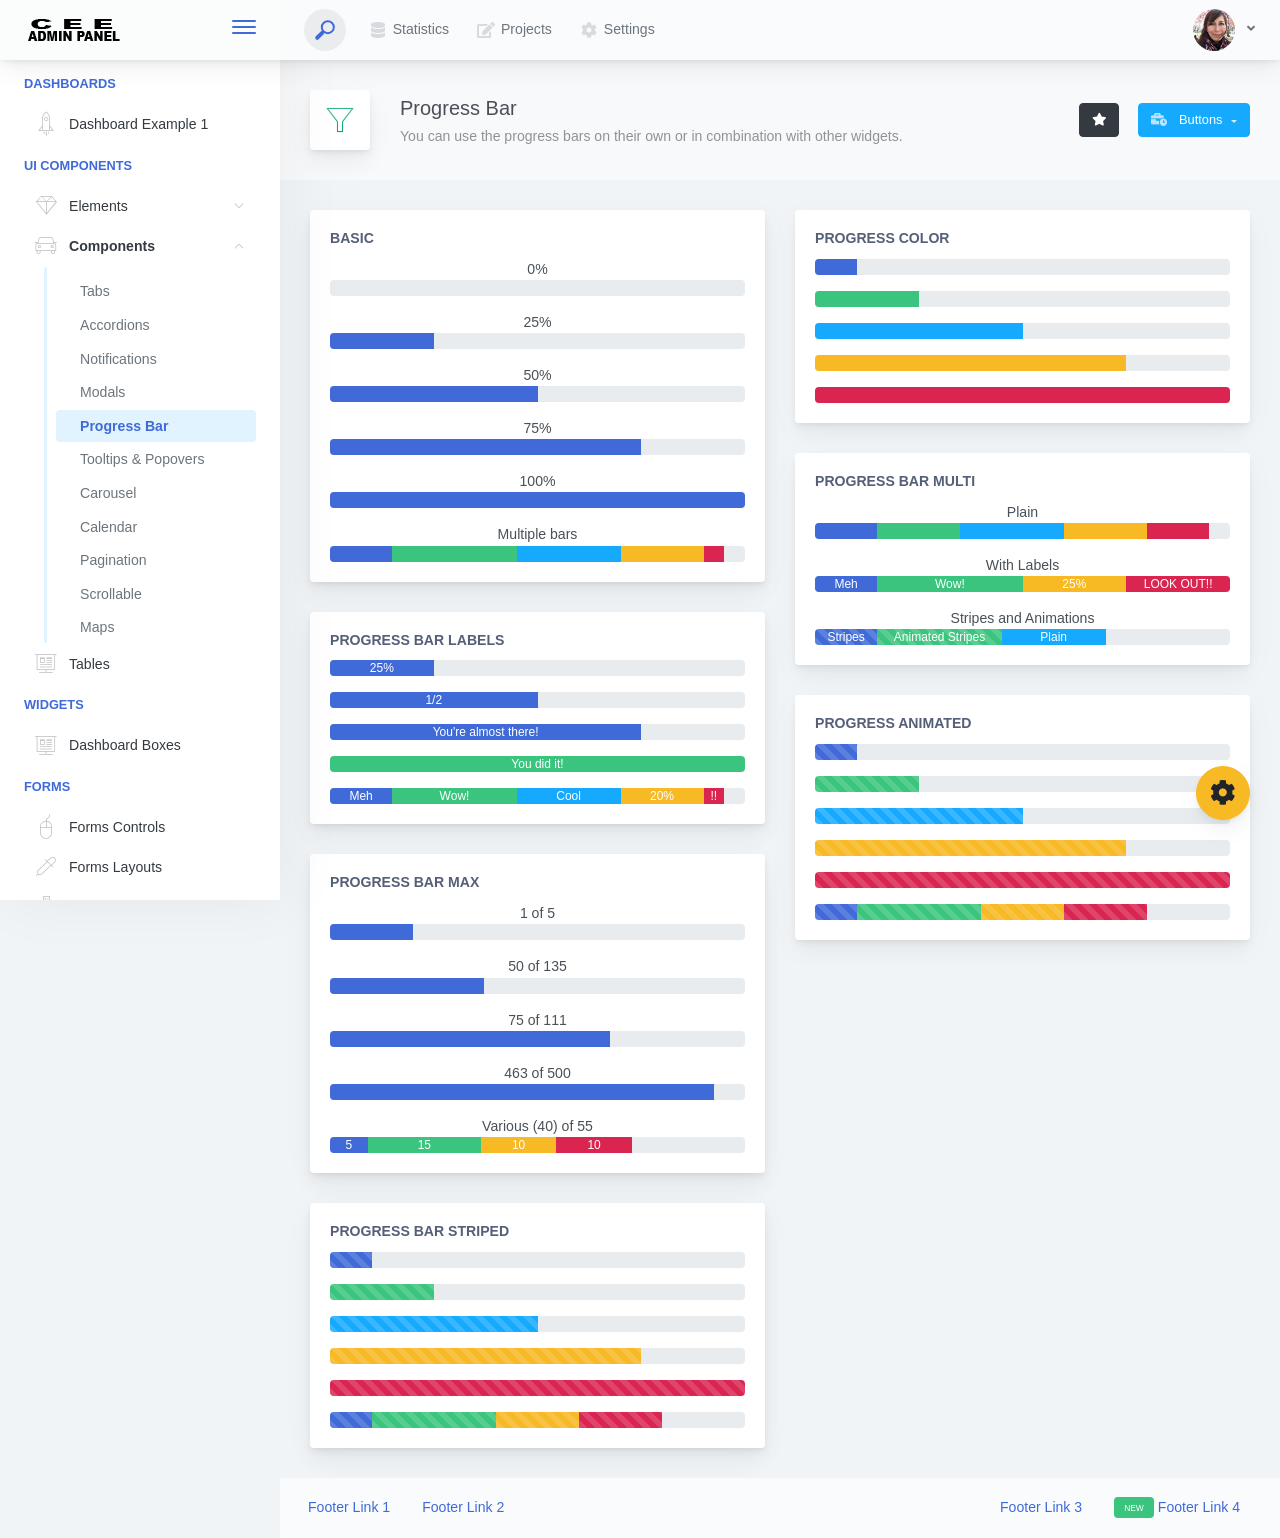
<file: CEE/adminpanel/admin/components-progress-bar.html>
<!doctype html>
<html lang="en">

<head>
    <meta charset="utf-8">
    <meta http-equiv="X-UA-Compatible" content="IE=edge">
    <meta http-equiv="Content-Language" content="en">
    <meta http-equiv="Content-Type" content="text/html; charset=utf-8"/>
    <title>Progress Bar - You can use the progress bars on their own or in combination with other widgets.</title>
    <meta name="viewport" content="width=device-width, initial-scale=1, maximum-scale=1, user-scalable=no, shrink-to-fit=no" />
    <meta name="description" content="You can use the progress bars on their own or in combination with other widgets.">
    <meta name="msapplication-tap-highlight" content="no">
    <!--
    =========================================================
    * ArchitectUI HTML Theme Dashboard - v1.0.0
    =========================================================
    * Product Page: https://dashboardpack.com
    * Copyright 2019 DashboardPack (https://dashboardpack.com)
    * Licensed under MIT (https://github.com/DashboardPack/architectui-html-theme-free/blob/master/LICENSE)
    =========================================================
    * The above copyright notice and this permission notice shall be included in all copies or substantial portions of the Software.
    -->
<link href="./main.css" rel="stylesheet"></head>
<body>
    <div class="app-container app-theme-white body-tabs-shadow fixed-sidebar fixed-header">
        <div class="app-header header-shadow">
            <div class="app-header__logo">
                <div class="logo-src"></div>
                <div class="header__pane ml-auto">
                    <div>
                        <button type="button" class="hamburger close-sidebar-btn hamburger--elastic" data-class="closed-sidebar">
                            <span class="hamburger-box">
                                <span class="hamburger-inner"></span>
                            </span>
                        </button>
                    </div>
                </div>
            </div>
            <div class="app-header__mobile-menu">
                <div>
                    <button type="button" class="hamburger hamburger--elastic mobile-toggle-nav">
                        <span class="hamburger-box">
                            <span class="hamburger-inner"></span>
                        </span>
                    </button>
                </div>
            </div>
            <div class="app-header__menu">
                <span>
                    <button type="button" class="btn-icon btn-icon-only btn btn-primary btn-sm mobile-toggle-header-nav">
                        <span class="btn-icon-wrapper">
                            <i class="fa fa-ellipsis-v fa-w-6"></i>
                        </span>
                    </button>
                </span>
            </div>    <div class="app-header__content">
                <div class="app-header-left">
                    <div class="search-wrapper">
                        <div class="input-holder">
                            <input type="text" class="search-input" placeholder="Type to search">
                            <button class="search-icon"><span></span></button>
                        </div>
                        <button class="close"></button>
                    </div>
                    <ul class="header-menu nav">
                        <li class="nav-item">
                            <a href="javascript:void(0);" class="nav-link">
                                <i class="nav-link-icon fa fa-database"> </i>
                                Statistics
                            </a>
                        </li>
                        <li class="btn-group nav-item">
                            <a href="javascript:void(0);" class="nav-link">
                                <i class="nav-link-icon fa fa-edit"></i>
                                Projects
                            </a>
                        </li>
                        <li class="dropdown nav-item">
                            <a href="javascript:void(0);" class="nav-link">
                                <i class="nav-link-icon fa fa-cog"></i>
                                Settings
                            </a>
                        </li>
                    </ul>        </div>
                <div class="app-header-right">
                    <div class="header-btn-lg pr-0">
                        <div class="widget-content p-0">
                            <div class="widget-content-wrapper">
                                <div class="widget-content-left">
                                    <div class="btn-group">
                                        <a data-toggle="dropdown" aria-haspopup="true" aria-expanded="false" class="p-0 btn">
                                            <img width="42" class="rounded-circle" src="assets/images/avatars/1.jpg" alt="">
                                            <i class="fa fa-angle-down ml-2 opacity-8"></i>
                                        </a>
                                        <div tabindex="-1" role="menu" aria-hidden="true" class="dropdown-menu dropdown-menu-right">
                                            <button type="button" tabindex="0" class="dropdown-item">User Account</button>
                                            <button type="button" tabindex="0" class="dropdown-item">Settings</button>
                                            <h6 tabindex="-1" class="dropdown-header">Header</h6>
                                            <button type="button" tabindex="0" class="dropdown-item">Actions</button>
                                            <div tabindex="-1" class="dropdown-divider"></div>
                                            <button type="button" tabindex="0" class="dropdown-item">Dividers</button>
                                        </div>
                                    </div>
                                </div>
                                <div class="widget-content-left  ml-3 header-user-info">
                                    <div class="widget-heading">
                                        Alina Mclourd
                                    </div>
                                    <div class="widget-subheading">
                                        VP People Manager
                                    </div>
                                </div>
                                <div class="widget-content-right header-user-info ml-3">
                                    <button type="button" class="btn-shadow p-1 btn btn-primary btn-sm show-toastr-example">
                                        <i class="fa text-white fa-calendar pr-1 pl-1"></i>
                                    </button>
                                </div>
                            </div>
                        </div>
                    </div>        </div>
            </div>
        </div>        <div class="ui-theme-settings">
            <button type="button" id="TooltipDemo" class="btn-open-options btn btn-warning">
                <i class="fa fa-cog fa-w-16 fa-spin fa-2x"></i>
            </button>
            <div class="theme-settings__inner">
                <div class="scrollbar-container">
                    <div class="theme-settings__options-wrapper">
                        <h3 class="themeoptions-heading">Layout Options
                        </h3>
                        <div class="p-3">
                            <ul class="list-group">
                                <li class="list-group-item">
                                    <div class="widget-content p-0">
                                        <div class="widget-content-wrapper">
                                            <div class="widget-content-left mr-3">
                                                <div class="switch has-switch switch-container-class" data-class="fixed-header">
                                                    <div class="switch-animate switch-on">
                                                        <input type="checkbox" checked data-toggle="toggle" data-onstyle="success">
                                                    </div>
                                                </div>
                                            </div>
                                            <div class="widget-content-left">
                                                <div class="widget-heading">Fixed Header
                                                </div>
                                                <div class="widget-subheading">Makes the header top fixed, always visible!
                                                </div>
                                            </div>
                                        </div>
                                    </div>
                                </li>
                                <li class="list-group-item">
                                    <div class="widget-content p-0">
                                        <div class="widget-content-wrapper">
                                            <div class="widget-content-left mr-3">
                                                <div class="switch has-switch switch-container-class" data-class="fixed-sidebar">
                                                    <div class="switch-animate switch-on">
                                                        <input type="checkbox" checked data-toggle="toggle" data-onstyle="success">
                                                    </div>
                                                </div>
                                            </div>
                                            <div class="widget-content-left">
                                                <div class="widget-heading">Fixed Sidebar
                                                </div>
                                                <div class="widget-subheading">Makes the sidebar left fixed, always visible!
                                                </div>
                                            </div>
                                        </div>
                                    </div>
                                </li>
                                <li class="list-group-item">
                                    <div class="widget-content p-0">
                                        <div class="widget-content-wrapper">
                                            <div class="widget-content-left mr-3">
                                                <div class="switch has-switch switch-container-class" data-class="fixed-footer">
                                                    <div class="switch-animate switch-off">
                                                        <input type="checkbox" data-toggle="toggle" data-onstyle="success">
                                                    </div>
                                                </div>
                                            </div>
                                            <div class="widget-content-left">
                                                <div class="widget-heading">Fixed Footer
                                                </div>
                                                <div class="widget-subheading">Makes the app footer bottom fixed, always visible!
                                                </div>
                                            </div>
                                        </div>
                                    </div>
                                </li>
                            </ul>
                        </div>
                        <h3 class="themeoptions-heading">
                            <div>
                                Header Options
                            </div>
                            <button type="button" class="btn-pill btn-shadow btn-wide ml-auto btn btn-focus btn-sm switch-header-cs-class" data-class="">
                                Restore Default
                            </button>
                        </h3>
                        <div class="p-3">
                            <ul class="list-group">
                                <li class="list-group-item">
                                    <h5 class="pb-2">Choose Color Scheme
                                    </h5>
                                    <div class="theme-settings-swatches">
                                        <div class="swatch-holder bg-primary switch-header-cs-class" data-class="bg-primary header-text-light">
                                        </div>
                                        <div class="swatch-holder bg-secondary switch-header-cs-class" data-class="bg-secondary header-text-light">
                                        </div>
                                        <div class="swatch-holder bg-success switch-header-cs-class" data-class="bg-success header-text-dark">
                                        </div>
                                        <div class="swatch-holder bg-info switch-header-cs-class" data-class="bg-info header-text-dark">
                                        </div>
                                        <div class="swatch-holder bg-warning switch-header-cs-class" data-class="bg-warning header-text-dark">
                                        </div>
                                        <div class="swatch-holder bg-danger switch-header-cs-class" data-class="bg-danger header-text-light">
                                        </div>
                                        <div class="swatch-holder bg-light switch-header-cs-class" data-class="bg-light header-text-dark">
                                        </div>
                                        <div class="swatch-holder bg-dark switch-header-cs-class" data-class="bg-dark header-text-light">
                                        </div>
                                        <div class="swatch-holder bg-focus switch-header-cs-class" data-class="bg-focus header-text-light">
                                        </div>
                                        <div class="swatch-holder bg-alternate switch-header-cs-class" data-class="bg-alternate header-text-light">
                                        </div>
                                        <div class="divider">
                                        </div>
                                        <div class="swatch-holder bg-vicious-stance switch-header-cs-class" data-class="bg-vicious-stance header-text-light">
                                        </div>
                                        <div class="swatch-holder bg-midnight-bloom switch-header-cs-class" data-class="bg-midnight-bloom header-text-light">
                                        </div>
                                        <div class="swatch-holder bg-night-sky switch-header-cs-class" data-class="bg-night-sky header-text-light">
                                        </div>
                                        <div class="swatch-holder bg-slick-carbon switch-header-cs-class" data-class="bg-slick-carbon header-text-light">
                                        </div>
                                        <div class="swatch-holder bg-asteroid switch-header-cs-class" data-class="bg-asteroid header-text-light">
                                        </div>
                                        <div class="swatch-holder bg-royal switch-header-cs-class" data-class="bg-royal header-text-light">
                                        </div>
                                        <div class="swatch-holder bg-warm-flame switch-header-cs-class" data-class="bg-warm-flame header-text-dark">
                                        </div>
                                        <div class="swatch-holder bg-night-fade switch-header-cs-class" data-class="bg-night-fade header-text-dark">
                                        </div>
                                        <div class="swatch-holder bg-sunny-morning switch-header-cs-class" data-class="bg-sunny-morning header-text-dark">
                                        </div>
                                        <div class="swatch-holder bg-tempting-azure switch-header-cs-class" data-class="bg-tempting-azure header-text-dark">
                                        </div>
                                        <div class="swatch-holder bg-amy-crisp switch-header-cs-class" data-class="bg-amy-crisp header-text-dark">
                                        </div>
                                        <div class="swatch-holder bg-heavy-rain switch-header-cs-class" data-class="bg-heavy-rain header-text-dark">
                                        </div>
                                        <div class="swatch-holder bg-mean-fruit switch-header-cs-class" data-class="bg-mean-fruit header-text-dark">
                                        </div>
                                        <div class="swatch-holder bg-malibu-beach switch-header-cs-class" data-class="bg-malibu-beach header-text-light">
                                        </div>
                                        <div class="swatch-holder bg-deep-blue switch-header-cs-class" data-class="bg-deep-blue header-text-dark">
                                        </div>
                                        <div class="swatch-holder bg-ripe-malin switch-header-cs-class" data-class="bg-ripe-malin header-text-light">
                                        </div>
                                        <div class="swatch-holder bg-arielle-smile switch-header-cs-class" data-class="bg-arielle-smile header-text-light">
                                        </div>
                                        <div class="swatch-holder bg-plum-plate switch-header-cs-class" data-class="bg-plum-plate header-text-light">
                                        </div>
                                        <div class="swatch-holder bg-happy-fisher switch-header-cs-class" data-class="bg-happy-fisher header-text-dark">
                                        </div>
                                        <div class="swatch-holder bg-happy-itmeo switch-header-cs-class" data-class="bg-happy-itmeo header-text-light">
                                        </div>
                                        <div class="swatch-holder bg-mixed-hopes switch-header-cs-class" data-class="bg-mixed-hopes header-text-light">
                                        </div>
                                        <div class="swatch-holder bg-strong-bliss switch-header-cs-class" data-class="bg-strong-bliss header-text-light">
                                        </div>
                                        <div class="swatch-holder bg-grow-early switch-header-cs-class" data-class="bg-grow-early header-text-light">
                                        </div>
                                        <div class="swatch-holder bg-love-kiss switch-header-cs-class" data-class="bg-love-kiss header-text-light">
                                        </div>
                                        <div class="swatch-holder bg-premium-dark switch-header-cs-class" data-class="bg-premium-dark header-text-light">
                                        </div>
                                        <div class="swatch-holder bg-happy-green switch-header-cs-class" data-class="bg-happy-green header-text-light">
                                        </div>
                                    </div>
                                </li>
                            </ul>
                        </div>
                        <h3 class="themeoptions-heading">
                            <div>Sidebar Options</div>
                            <button type="button" class="btn-pill btn-shadow btn-wide ml-auto btn btn-focus btn-sm switch-sidebar-cs-class" data-class="">
                                Restore Default
                            </button>
                        </h3>
                        <div class="p-3">
                            <ul class="list-group">
                                <li class="list-group-item">
                                    <h5 class="pb-2">Choose Color Scheme
                                    </h5>
                                    <div class="theme-settings-swatches">
                                        <div class="swatch-holder bg-primary switch-sidebar-cs-class" data-class="bg-primary sidebar-text-light">
                                        </div>
                                        <div class="swatch-holder bg-secondary switch-sidebar-cs-class" data-class="bg-secondary sidebar-text-light">
                                        </div>
                                        <div class="swatch-holder bg-success switch-sidebar-cs-class" data-class="bg-success sidebar-text-dark">
                                        </div>
                                        <div class="swatch-holder bg-info switch-sidebar-cs-class" data-class="bg-info sidebar-text-dark">
                                        </div>
                                        <div class="swatch-holder bg-warning switch-sidebar-cs-class" data-class="bg-warning sidebar-text-dark">
                                        </div>
                                        <div class="swatch-holder bg-danger switch-sidebar-cs-class" data-class="bg-danger sidebar-text-light">
                                        </div>
                                        <div class="swatch-holder bg-light switch-sidebar-cs-class" data-class="bg-light sidebar-text-dark">
                                        </div>
                                        <div class="swatch-holder bg-dark switch-sidebar-cs-class" data-class="bg-dark sidebar-text-light">
                                        </div>
                                        <div class="swatch-holder bg-focus switch-sidebar-cs-class" data-class="bg-focus sidebar-text-light">
                                        </div>
                                        <div class="swatch-holder bg-alternate switch-sidebar-cs-class" data-class="bg-alternate sidebar-text-light">
                                        </div>
                                        <div class="divider">
                                        </div>
                                        <div class="swatch-holder bg-vicious-stance switch-sidebar-cs-class" data-class="bg-vicious-stance sidebar-text-light">
                                        </div>
                                        <div class="swatch-holder bg-midnight-bloom switch-sidebar-cs-class" data-class="bg-midnight-bloom sidebar-text-light">
                                        </div>
                                        <div class="swatch-holder bg-night-sky switch-sidebar-cs-class" data-class="bg-night-sky sidebar-text-light">
                                        </div>
                                        <div class="swatch-holder bg-slick-carbon switch-sidebar-cs-class" data-class="bg-slick-carbon sidebar-text-light">
                                        </div>
                                        <div class="swatch-holder bg-asteroid switch-sidebar-cs-class" data-class="bg-asteroid sidebar-text-light">
                                        </div>
                                        <div class="swatch-holder bg-royal switch-sidebar-cs-class" data-class="bg-royal sidebar-text-light">
                                        </div>
                                        <div class="swatch-holder bg-warm-flame switch-sidebar-cs-class" data-class="bg-warm-flame sidebar-text-dark">
                                        </div>
                                        <div class="swatch-holder bg-night-fade switch-sidebar-cs-class" data-class="bg-night-fade sidebar-text-dark">
                                        </div>
                                        <div class="swatch-holder bg-sunny-morning switch-sidebar-cs-class" data-class="bg-sunny-morning sidebar-text-dark">
                                        </div>
                                        <div class="swatch-holder bg-tempting-azure switch-sidebar-cs-class" data-class="bg-tempting-azure sidebar-text-dark">
                                        </div>
                                        <div class="swatch-holder bg-amy-crisp switch-sidebar-cs-class" data-class="bg-amy-crisp sidebar-text-dark">
                                        </div>
                                        <div class="swatch-holder bg-heavy-rain switch-sidebar-cs-class" data-class="bg-heavy-rain sidebar-text-dark">
                                        </div>
                                        <div class="swatch-holder bg-mean-fruit switch-sidebar-cs-class" data-class="bg-mean-fruit sidebar-text-dark">
                                        </div>
                                        <div class="swatch-holder bg-malibu-beach switch-sidebar-cs-class" data-class="bg-malibu-beach sidebar-text-light">
                                        </div>
                                        <div class="swatch-holder bg-deep-blue switch-sidebar-cs-class" data-class="bg-deep-blue sidebar-text-dark">
                                        </div>
                                        <div class="swatch-holder bg-ripe-malin switch-sidebar-cs-class" data-class="bg-ripe-malin sidebar-text-light">
                                        </div>
                                        <div class="swatch-holder bg-arielle-smile switch-sidebar-cs-class" data-class="bg-arielle-smile sidebar-text-light">
                                        </div>
                                        <div class="swatch-holder bg-plum-plate switch-sidebar-cs-class" data-class="bg-plum-plate sidebar-text-light">
                                        </div>
                                        <div class="swatch-holder bg-happy-fisher switch-sidebar-cs-class" data-class="bg-happy-fisher sidebar-text-dark">
                                        </div>
                                        <div class="swatch-holder bg-happy-itmeo switch-sidebar-cs-class" data-class="bg-happy-itmeo sidebar-text-light">
                                        </div>
                                        <div class="swatch-holder bg-mixed-hopes switch-sidebar-cs-class" data-class="bg-mixed-hopes sidebar-text-light">
                                        </div>
                                        <div class="swatch-holder bg-strong-bliss switch-sidebar-cs-class" data-class="bg-strong-bliss sidebar-text-light">
                                        </div>
                                        <div class="swatch-holder bg-grow-early switch-sidebar-cs-class" data-class="bg-grow-early sidebar-text-light">
                                        </div>
                                        <div class="swatch-holder bg-love-kiss switch-sidebar-cs-class" data-class="bg-love-kiss sidebar-text-light">
                                        </div>
                                        <div class="swatch-holder bg-premium-dark switch-sidebar-cs-class" data-class="bg-premium-dark sidebar-text-light">
                                        </div>
                                        <div class="swatch-holder bg-happy-green switch-sidebar-cs-class" data-class="bg-happy-green sidebar-text-light">
                                        </div>
                                    </div>
                                </li>
                            </ul>
                        </div>
                        <h3 class="themeoptions-heading">
                            <div>Main Content Options</div>
                            <button type="button" class="btn-pill btn-shadow btn-wide ml-auto active btn btn-focus btn-sm">Restore Default
                            </button>
                        </h3>
                        <div class="p-3">
                            <ul class="list-group">
                                <li class="list-group-item">
                                    <h5 class="pb-2">Page Section Tabs
                                    </h5>
                                    <div class="theme-settings-swatches">
                                        <div role="group" class="mt-2 btn-group">
                                            <button type="button" class="btn-wide btn-shadow btn-primary btn btn-secondary switch-theme-class" data-class="body-tabs-line">
                                                Line
                                            </button>
                                            <button type="button" class="btn-wide btn-shadow btn-primary active btn btn-secondary switch-theme-class" data-class="body-tabs-shadow">
                                                Shadow
                                            </button>
                                        </div>
                                    </div>
                                </li>
                            </ul>
                        </div>
                    </div>
                </div>
            </div>
        </div>        <div class="app-main">
                <div class="app-sidebar sidebar-shadow">
                    <div class="app-header__logo">
                        <div class="logo-src"></div>
                        <div class="header__pane ml-auto">
                            <div>
                                <button type="button" class="hamburger close-sidebar-btn hamburger--elastic" data-class="closed-sidebar">
                                    <span class="hamburger-box">
                                        <span class="hamburger-inner"></span>
                                    </span>
                                </button>
                            </div>
                        </div>
                    </div>
                    <div class="app-header__mobile-menu">
                        <div>
                            <button type="button" class="hamburger hamburger--elastic mobile-toggle-nav">
                                <span class="hamburger-box">
                                    <span class="hamburger-inner"></span>
                                </span>
                            </button>
                        </div>
                    </div>
                    <div class="app-header__menu">
                        <span>
                            <button type="button" class="btn-icon btn-icon-only btn btn-primary btn-sm mobile-toggle-header-nav">
                                <span class="btn-icon-wrapper">
                                    <i class="fa fa-ellipsis-v fa-w-6"></i>
                                </span>
                            </button>
                        </span>
                    </div>    <div class="scrollbar-sidebar">
                        <div class="app-sidebar__inner">
                            <ul class="vertical-nav-menu">
                                <li class="app-sidebar__heading">Dashboards</li>
                                <li>
                                    <a href="index.html">
                                        <i class="metismenu-icon pe-7s-rocket"></i>
                                        Dashboard Example 1
                                    </a>
                                </li>
                                <li class="app-sidebar__heading">UI Components</li>
                                <li
                                    
                                    
                                    
                                    
                                    
                                    
                                    
                                    
                                >
                                    <a href="#">
                                        <i class="metismenu-icon pe-7s-diamond"></i>
                                        Elements
                                        <i class="metismenu-state-icon pe-7s-angle-down caret-left"></i>
                                    </a>
                                    <ul
                                        
                                        
                                        
                                        
                                        
                                        
                                        
                                        
                                    >
                                        <li>
                                            <a href="elements-buttons-standard.html">
                                                <i class="metismenu-icon"></i>
                                                Buttons
                                            </a>
                                        </li>
                                        <li>
                                            <a href="elements-dropdowns.html">
                                                <i class="metismenu-icon">
                                                </i>Dropdowns
                                            </a>
                                        </li>
                                        <li>
                                            <a href="elements-icons.html">
                                                <i class="metismenu-icon">
                                                </i>Icons
                                            </a>
                                        </li>
                                        <li>
                                            <a href="elements-badges-labels.html">
                                                <i class="metismenu-icon">
                                                </i>Badges
                                            </a>
                                        </li>
                                        <li>
                                            <a href="elements-cards.html">
                                                <i class="metismenu-icon">
                                                </i>Cards
                                            </a>
                                        </li>
                                        <li>
                                            <a href="elements-list-group.html">
                                                <i class="metismenu-icon">
                                                </i>List Groups
                                            </a>
                                        </li>
                                        <li>
                                            <a href="elements-navigation.html">
                                                <i class="metismenu-icon">
                                                </i>Navigation Menus
                                            </a>
                                        </li>
                                        <li>
                                            <a href="elements-utilities.html">
                                                <i class="metismenu-icon">
                                                </i>Utilities
                                            </a>
                                        </li>
                                    </ul>
                                </li>
                                <li
                                    
                                    
                                    
                                    
                                     class="mm-active"
                                    
                                    
                                    
                                    
                                    
                                    
                                >
                                    <a href="#">
                                        <i class="metismenu-icon pe-7s-car"></i>
                                        Components
                                        <i class="metismenu-state-icon pe-7s-angle-down caret-left"></i>
                                    </a>
                                    <ul
                                        
                                        
                                        
                                        
                                         class="mm-show"
                                        
                                        
                                        
                                        
                                        
                                        
                                    >
                                        <li>
                                            <a href="components-tabs.html">
                                                <i class="metismenu-icon">
                                                </i>Tabs
                                            </a>
                                        </li>
                                        <li>
                                            <a href="components-accordions.html">
                                                <i class="metismenu-icon">
                                                </i>Accordions
                                            </a>
                                        </li>
                                        <li>
                                            <a href="components-notifications.html">
                                                <i class="metismenu-icon">
                                                </i>Notifications
                                            </a>
                                        </li>
                                        <li>
                                            <a href="components-modals.html">
                                                <i class="metismenu-icon">
                                                </i>Modals
                                            </a>
                                        </li>
                                        <li>
                                            <a href="components-progress-bar.html" class="mm-active">
                                                <i class="metismenu-icon">
                                                </i>Progress Bar
                                            </a>
                                        </li>
                                        <li>
                                            <a href="components-tooltips-popovers.html">
                                                <i class="metismenu-icon">
                                                </i>Tooltips &amp; Popovers
                                            </a>
                                        </li>
                                        <li>
                                            <a href="components-carousel.html">
                                                <i class="metismenu-icon">
                                                </i>Carousel
                                            </a>
                                        </li>
                                        <li>
                                            <a href="components-calendar.html">
                                                <i class="metismenu-icon">
                                                </i>Calendar
                                            </a>
                                        </li>
                                        <li>
                                            <a href="components-pagination.html">
                                                <i class="metismenu-icon">
                                                </i>Pagination
                                            </a>
                                        </li>
                                        <li>
                                            <a href="components-scrollable-elements.html">
                                                <i class="metismenu-icon">
                                                </i>Scrollable
                                            </a>
                                        </li>
                                        <li>
                                            <a href="components-maps.html">
                                                <i class="metismenu-icon">
                                                </i>Maps
                                            </a>
                                        </li>
                                    </ul>
                                </li>
                                <li  >
                                    <a href="tables-regular.html">
                                        <i class="metismenu-icon pe-7s-display2"></i>
                                        Tables
                                    </a>
                                </li>
                                <li class="app-sidebar__heading">Widgets</li>
                                <li>
                                    <a href="dashboard-boxes.html">
                                        <i class="metismenu-icon pe-7s-display2"></i>
                                        Dashboard Boxes
                                    </a>
                                </li>
                                <li class="app-sidebar__heading">Forms</li>
                                <li>
                                    <a href="forms-controls.html">
                                        <i class="metismenu-icon pe-7s-mouse">
                                        </i>Forms Controls
                                    </a>
                                </li>
                                <li>
                                    <a href="forms-layouts.html">
                                        <i class="metismenu-icon pe-7s-eyedropper">
                                        </i>Forms Layouts
                                    </a>
                                </li>
                                <li>
                                    <a href="forms-validation.html">
                                        <i class="metismenu-icon pe-7s-pendrive">
                                        </i>Forms Validation
                                    </a>
                                </li>
                                <li class="app-sidebar__heading">Charts</li>
                                <li>
                                    <a href="charts-chartjs.html">
                                        <i class="metismenu-icon pe-7s-graph2">
                                        </i>ChartJS
                                    </a>
                                </li>
                                <li class="app-sidebar__heading">PRO Version</li>
                                <li>
                                    <a href="https://dashboardpack.com/theme-details/architectui-dashboard-html-pro/" target="_blank">
                                        <i class="metismenu-icon pe-7s-graph2">
                                        </i>
                                        Upgrade to PRO
                                    </a>
                                </li>
                            </ul>
                        </div>
                    </div>
                </div>    <div class="app-main__outer">
                    <div class="app-main__inner">
                        <div class="app-page-title">
                            <div class="page-title-wrapper">
                                <div class="page-title-heading">
                                    <div class="page-title-icon">
                                        <i class="pe-7s-filter icon-gradient bg-grow-early">
                                        </i>
                                    </div>
                                    <div>Progress Bar
                                        <div class="page-title-subheading">You can use the progress bars on their own or in combination with other widgets.
                                        </div>
                                    </div>
                                </div>
                                <div class="page-title-actions">
                                    <button type="button" data-toggle="tooltip" title="Example Tooltip" data-placement="bottom" class="btn-shadow mr-3 btn btn-dark">
                                        <i class="fa fa-star"></i>
                                    </button>
                                    <div class="d-inline-block dropdown">
                                        <button type="button" data-toggle="dropdown" aria-haspopup="true" aria-expanded="false" class="btn-shadow dropdown-toggle btn btn-info">
                                            <span class="btn-icon-wrapper pr-2 opacity-7">
                                                <i class="fa fa-business-time fa-w-20"></i>
                                            </span>
                                            Buttons
                                        </button>
                                        <div tabindex="-1" role="menu" aria-hidden="true" class="dropdown-menu dropdown-menu-right">
                                            <ul class="nav flex-column">
                                                <li class="nav-item">
                                                    <a href="javascript:void(0);" class="nav-link">
                                                        <i class="nav-link-icon lnr-inbox"></i>
                                                        <span>
                                                            Inbox
                                                        </span>
                                                        <div class="ml-auto badge badge-pill badge-secondary">86</div>
                                                    </a>
                                                </li>
                                                <li class="nav-item">
                                                    <a href="javascript:void(0);" class="nav-link">
                                                        <i class="nav-link-icon lnr-book"></i>
                                                        <span>
                                                            Book
                                                        </span>
                                                        <div class="ml-auto badge badge-pill badge-danger">5</div>
                                                    </a>
                                                </li>
                                                <li class="nav-item">
                                                    <a href="javascript:void(0);" class="nav-link">
                                                        <i class="nav-link-icon lnr-picture"></i>
                                                        <span>
                                                            Picture
                                                        </span>
                                                    </a>
                                                </li>
                                                <li class="nav-item">
                                                    <a disabled href="javascript:void(0);" class="nav-link disabled">
                                                        <i class="nav-link-icon lnr-file-empty"></i>
                                                        <span>
                                                            File Disabled
                                                        </span>
                                                    </a>
                                                </li>
                                            </ul>
                                        </div>
                                    </div>
                                </div>    </div>
                        </div>            <div class="row">
                            <div class="col-md-6">
                                <div class="main-card mb-3 card">
                                    <div class="card-body"><h5 class="card-title">Basic</h5>
                                        <div class="text-center">0%</div>
                                        <div class="mb-3 progress">
                                            <div class="progress-bar" role="progressbar" aria-valuenow="0" aria-valuemin="0" aria-valuemax="100" style="width: 0%;"></div>
                                        </div>
                                        <div class="text-center">25%</div>
                                        <div class="mb-3 progress">
                                            <div class="progress-bar" role="progressbar" aria-valuenow="25" aria-valuemin="0" aria-valuemax="100" style="width: 25%;"></div>
                                        </div>
                                        <div class="text-center">50%</div>
                                        <div class="mb-3 progress">
                                            <div class="progress-bar" role="progressbar" aria-valuenow="50" aria-valuemin="0" aria-valuemax="100" style="width: 50%;"></div>
                                        </div>
                                        <div class="text-center">75%</div>
                                        <div class="mb-3 progress">
                                            <div class="progress-bar" role="progressbar" aria-valuenow="75" aria-valuemin="0" aria-valuemax="100" style="width: 75%;"></div>
                                        </div>
                                        <div class="text-center">100%</div>
                                        <div class="mb-3 progress">
                                            <div class="progress-bar" role="progressbar" aria-valuenow="100" aria-valuemin="0" aria-valuemax="100" style="width: 100%;"></div>
                                        </div>
                                        <div class="text-center">Multiple bars</div>
                                        <div class="progress">
                                            <div class="progress-bar" role="progressbar" aria-valuenow="15" aria-valuemin="0" aria-valuemax="100" style="width: 15%;"></div>
                                            <div class="progress-bar bg-success" role="progressbar" aria-valuenow="30" aria-valuemin="0" aria-valuemax="100" style="width: 30%;"></div>
                                            <div class="progress-bar bg-info" role="progressbar" aria-valuenow="25" aria-valuemin="0" aria-valuemax="100" style="width: 25%;"></div>
                                            <div class="progress-bar bg-warning" role="progressbar" aria-valuenow="20" aria-valuemin="0" aria-valuemax="100" style="width: 20%;"></div>
                                            <div class="progress-bar bg-danger" role="progressbar" aria-valuenow="5" aria-valuemin="0" aria-valuemax="100" style="width: 5%;"></div>
                                        </div>
                                    </div>
                                </div>
                                <div class="main-card mb-3 card">
                                    <div class="card-body"><h5 class="card-title">Progress bar labels</h5>
                                        <div class="mb-3 progress">
                                            <div class="progress-bar" role="progressbar" aria-valuenow="25" aria-valuemin="0" aria-valuemax="100" style="width: 25%;">25%</div>
                                        </div>
                                        <div class="mb-3 progress">
                                            <div class="progress-bar" role="progressbar" aria-valuenow="50" aria-valuemin="0" aria-valuemax="100" style="width: 50%;">1/2</div>
                                        </div>
                                        <div class="mb-3 progress">
                                            <div class="progress-bar" role="progressbar" aria-valuenow="75" aria-valuemin="0" aria-valuemax="100" style="width: 75%;">You're almost there!</div>
                                        </div>
                                        <div class="mb-3 progress">
                                            <div class="progress-bar bg-success" role="progressbar" aria-valuenow="100" aria-valuemin="0" aria-valuemax="100" style="width: 100%;">You did it!</div>
                                        </div>
                                        <div class="progress">
                                            <div class="progress-bar" role="progressbar" aria-valuenow="15" aria-valuemin="0" aria-valuemax="100" style="width: 15%;">Meh</div>
                                            <div class="progress-bar bg-success" role="progressbar" aria-valuenow="30" aria-valuemin="0" aria-valuemax="100" style="width: 30%;">Wow!</div>
                                            <div class="progress-bar bg-info" role="progressbar" aria-valuenow="25" aria-valuemin="0" aria-valuemax="100" style="width: 25%;">Cool</div>
                                            <div class="progress-bar bg-warning" role="progressbar" aria-valuenow="20" aria-valuemin="0" aria-valuemax="100" style="width: 20%;">20%</div>
                                            <div class="progress-bar bg-danger" role="progressbar" aria-valuenow="5" aria-valuemin="0" aria-valuemax="100" style="width: 5%;">!!</div>
                                        </div>
                                    </div>
                                </div>
                                <div class="main-card mb-3 card">
                                    <div class="card-body"><h5 class="card-title">Progress bar max</h5>
                                        <div class="text-center">1 of 5</div>
                                        <div class="mb-3 progress">
                                            <div class="progress-bar" role="progressbar" aria-valuenow="1" aria-valuemin="0" aria-valuemax="5" style="width: 20%;"></div>
                                        </div>
                                        <div class="text-center">50 of 135</div>
                                        <div class="mb-3 progress">
                                            <div class="progress-bar" role="progressbar" aria-valuenow="50" aria-valuemin="0" aria-valuemax="135" style="width: 37.037%;"></div>
                                        </div>
                                        <div class="text-center">75 of 111</div>
                                        <div class="mb-3 progress">
                                            <div class="progress-bar" role="progressbar" aria-valuenow="75" aria-valuemin="0" aria-valuemax="111" style="width: 67.5676%;"></div>
                                        </div>
                                        <div class="text-center">463 of 500</div>
                                        <div class="mb-3 progress">
                                            <div class="progress-bar" role="progressbar" aria-valuenow="463" aria-valuemin="0" aria-valuemax="500" style="width: 92.6%;"></div>
                                        </div>
                                        <div class="text-center">Various (40) of 55</div>
                                        <div class="progress">
                                            <div class="progress-bar" role="progressbar" aria-valuenow="5" aria-valuemin="0" aria-valuemax="55" style="width: 9.09091%;">5</div>
                                            <div class="progress-bar bg-success" role="progressbar" aria-valuenow="15" aria-valuemin="0" aria-valuemax="55" style="width: 27.2727%;">15</div>
                                            <div class="progress-bar bg-warning" role="progressbar" aria-valuenow="10" aria-valuemin="0" aria-valuemax="55" style="width: 18.1818%;">10</div>
                                            <div class="progress-bar bg-danger" role="progressbar" aria-valuenow="10" aria-valuemin="0" aria-valuemax="55" style="width: 18.1818%;">10</div>
                                        </div>
                                    </div>
                                </div>
                                <div class="main-card mb-3 card">
                                    <div class="card-body"><h5 class="card-title">Progress bar striped</h5>
                                        <div class="mb-3 progress">
                                            <div class="progress-bar progress-bar-striped" role="progressbar" aria-valuenow="10" aria-valuemin="0" aria-valuemax="100" style="width: 10%;"></div>
                                        </div>
                                        <div class="mb-3 progress">
                                            <div class="progress-bar bg-success progress-bar-striped" role="progressbar" aria-valuenow="25" aria-valuemin="0" aria-valuemax="100" style="width: 25%;"></div>
                                        </div>
                                        <div class="mb-3 progress">
                                            <div class="progress-bar bg-info progress-bar-striped" role="progressbar" aria-valuenow="50" aria-valuemin="0" aria-valuemax="100" style="width: 50%;"></div>
                                        </div>
                                        <div class="mb-3 progress">
                                            <div class="progress-bar bg-warning progress-bar-striped" role="progressbar" aria-valuenow="75" aria-valuemin="0" aria-valuemax="100" style="width: 75%;"></div>
                                        </div>
                                        <div class="mb-3 progress">
                                            <div class="progress-bar bg-danger progress-bar-striped" role="progressbar" aria-valuenow="100" aria-valuemin="0" aria-valuemax="100" style="width: 100%;"></div>
                                        </div>
                                        <div class="progress">
                                            <div class="progress-bar progress-bar-striped" role="progressbar" aria-valuenow="10" aria-valuemin="0" aria-valuemax="100" style="width: 10%;"></div>
                                            <div class="progress-bar bg-success progress-bar-striped" role="progressbar" aria-valuenow="30" aria-valuemin="0" aria-valuemax="100" style="width: 30%;"></div>
                                            <div class="progress-bar bg-warning progress-bar-striped" role="progressbar" aria-valuenow="20" aria-valuemin="0" aria-valuemax="100" style="width: 20%;"></div>
                                            <div class="progress-bar bg-danger progress-bar-striped" role="progressbar" aria-valuenow="20" aria-valuemin="0" aria-valuemax="100" style="width: 20%;"></div>
                                        </div>
                                    </div>
                                </div>
                            </div>
                            <div class="col-md-6">
                                <div class="main-card mb-3 card">
                                    <div class="card-body"><h5 class="card-title">Progress color</h5>
                                        <div class="mb-3 progress">
                                            <div class="progress-bar" role="progressbar" aria-valuenow="10" aria-valuemin="0" aria-valuemax="100" style="width: 10%;"></div>
                                        </div>
                                        <div class="mb-3 progress">
                                            <div class="progress-bar bg-success" role="progressbar" aria-valuenow="25" aria-valuemin="0" aria-valuemax="100" style="width: 25%;"></div>
                                        </div>
                                        <div class="mb-3 progress">
                                            <div class="progress-bar bg-info" role="progressbar" aria-valuenow="50" aria-valuemin="0" aria-valuemax="100" style="width: 50%;"></div>
                                        </div>
                                        <div class="mb-3 progress">
                                            <div class="progress-bar bg-warning" role="progressbar" aria-valuenow="75" aria-valuemin="0" aria-valuemax="100" style="width: 75%;"></div>
                                        </div>
                                        <div class="progress">
                                            <div class="progress-bar bg-danger" role="progressbar" aria-valuenow="100" aria-valuemin="0" aria-valuemax="100" style="width: 100%;"></div>
                                        </div>
                                    </div>
                                </div>
                                <div class="main-card mb-3 card">
                                    <div class="card-body"><h5 class="card-title">Progress bar multi</h5>
                                        <div class="text-center">Plain</div>
                                        <div class="mb-3 progress">
                                            <div class="progress-bar" role="progressbar" aria-valuenow="15" aria-valuemin="0" aria-valuemax="100" style="width: 15%;"></div>
                                            <div class="progress-bar bg-success" role="progressbar" aria-valuenow="20" aria-valuemin="0" aria-valuemax="100" style="width: 20%;"></div>
                                            <div class="progress-bar bg-info" role="progressbar" aria-valuenow="25" aria-valuemin="0" aria-valuemax="100" style="width: 25%;"></div>
                                            <div class="progress-bar bg-warning" role="progressbar" aria-valuenow="20" aria-valuemin="0" aria-valuemax="100" style="width: 20%;"></div>
                                            <div class="progress-bar bg-danger" role="progressbar" aria-valuenow="15" aria-valuemin="0" aria-valuemax="100" style="width: 15%;"></div>
                                        </div>
                                        <div class="text-center">With Labels</div>
                                        <div class="mb-3 progress">
                                            <div class="progress-bar" role="progressbar" aria-valuenow="15" aria-valuemin="0" aria-valuemax="100" style="width: 15%;">Meh</div>
                                            <div class="progress-bar bg-success" role="progressbar" aria-valuenow="35" aria-valuemin="0" aria-valuemax="100" style="width: 35%;">Wow!</div>
                                            <div class="progress-bar bg-warning" role="progressbar" aria-valuenow="25" aria-valuemin="0" aria-valuemax="100" style="width: 25%;">25%</div>
                                            <div class="progress-bar bg-danger" role="progressbar" aria-valuenow="25" aria-valuemin="0" aria-valuemax="100" style="width: 25%;">LOOK OUT!!</div>
                                        </div>
                                        <div class="text-center">Stripes and Animations</div>
                                        <div class="progress">
                                            <div class="progress-bar progress-bar-striped" role="progressbar" aria-valuenow="15" aria-valuemin="0" aria-valuemax="100" style="width: 15%;">Stripes</div>
                                            <div class="progress-bar progress-bar-animated bg-success progress-bar-striped" role="progressbar" aria-valuenow="30" aria-valuemin="0" aria-valuemax="100" style="width: 30%;">Animated Stripes</div>
                                            <div class="progress-bar bg-info" role="progressbar" aria-valuenow="25" aria-valuemin="0" aria-valuemax="100" style="width: 25%;">Plain</div>
                                        </div>
                                    </div>
                                </div>
                                <div class="main-card mb-3 card">
                                    <div class="card-body"><h5 class="card-title">Progress animated</h5>
                                        <div class="mb-3 progress">
                                            <div class="progress-bar progress-bar-animated progress-bar-striped" role="progressbar" aria-valuenow="10" aria-valuemin="0" aria-valuemax="100" style="width: 10%;"></div>
                                        </div>
                                        <div class="mb-3 progress">
                                            <div class="progress-bar progress-bar-animated bg-success progress-bar-striped" role="progressbar" aria-valuenow="25" aria-valuemin="0" aria-valuemax="100" style="width: 25%;"></div>
                                        </div>
                                        <div class="mb-3 progress">
                                            <div class="progress-bar progress-bar-animated bg-info progress-bar-striped" role="progressbar" aria-valuenow="50" aria-valuemin="0" aria-valuemax="100" style="width: 50%;"></div>
                                        </div>
                                        <div class="mb-3 progress">
                                            <div class="progress-bar progress-bar-animated bg-warning progress-bar-striped" role="progressbar" aria-valuenow="75" aria-valuemin="0" aria-valuemax="100" style="width: 75%;"></div>
                                        </div>
                                        <div class="mb-3 progress">
                                            <div class="progress-bar progress-bar-animated bg-danger progress-bar-striped" role="progressbar" aria-valuenow="100" aria-valuemin="0" aria-valuemax="100" style="width: 100%;"></div>
                                        </div>
                                        <div class="progress">
                                            <div class="progress-bar progress-bar-animated progress-bar-striped" role="progressbar" aria-valuenow="10" aria-valuemin="0" aria-valuemax="100" style="width: 10%;"></div>
                                            <div class="progress-bar progress-bar-animated bg-success progress-bar-striped" role="progressbar" aria-valuenow="30" aria-valuemin="0" aria-valuemax="100" style="width: 30%;"></div>
                                            <div class="progress-bar progress-bar-animated bg-warning progress-bar-striped" role="progressbar" aria-valuenow="20" aria-valuemin="0" aria-valuemax="100" style="width: 20%;"></div>
                                            <div class="progress-bar progress-bar-animated bg-danger progress-bar-striped" role="progressbar" aria-valuenow="20" aria-valuemin="0" aria-valuemax="100" style="width: 20%;"></div>
                                        </div>
                                    </div>
                                </div>
                            </div>
                        </div>
                    </div>
                    <div class="app-wrapper-footer">
                        <div class="app-footer">
                            <div class="app-footer__inner">
                                <div class="app-footer-left">
                                    <ul class="nav">
                                        <li class="nav-item">
                                            <a href="javascript:void(0);" class="nav-link">
                                                Footer Link 1
                                            </a>
                                        </li>
                                        <li class="nav-item">
                                            <a href="javascript:void(0);" class="nav-link">
                                                Footer Link 2
                                            </a>
                                        </li>
                                    </ul>
                                </div>
                                <div class="app-footer-right">
                                    <ul class="nav">
                                        <li class="nav-item">
                                            <a href="javascript:void(0);" class="nav-link">
                                                Footer Link 3
                                            </a>
                                        </li>
                                        <li class="nav-item">
                                            <a href="javascript:void(0);" class="nav-link">
                                                <div class="badge badge-success mr-1 ml-0">
                                                    <small>NEW</small>
                                                </div>
                                                Footer Link 4
                                            </a>
                                        </li>
                                    </ul>
                                </div>
                            </div>
                        </div>
                    </div>    </div>
        </div>
    </div>
<script type="text/javascript" src="./assets/scripts/main.js"></script></body>
</html>
</file>
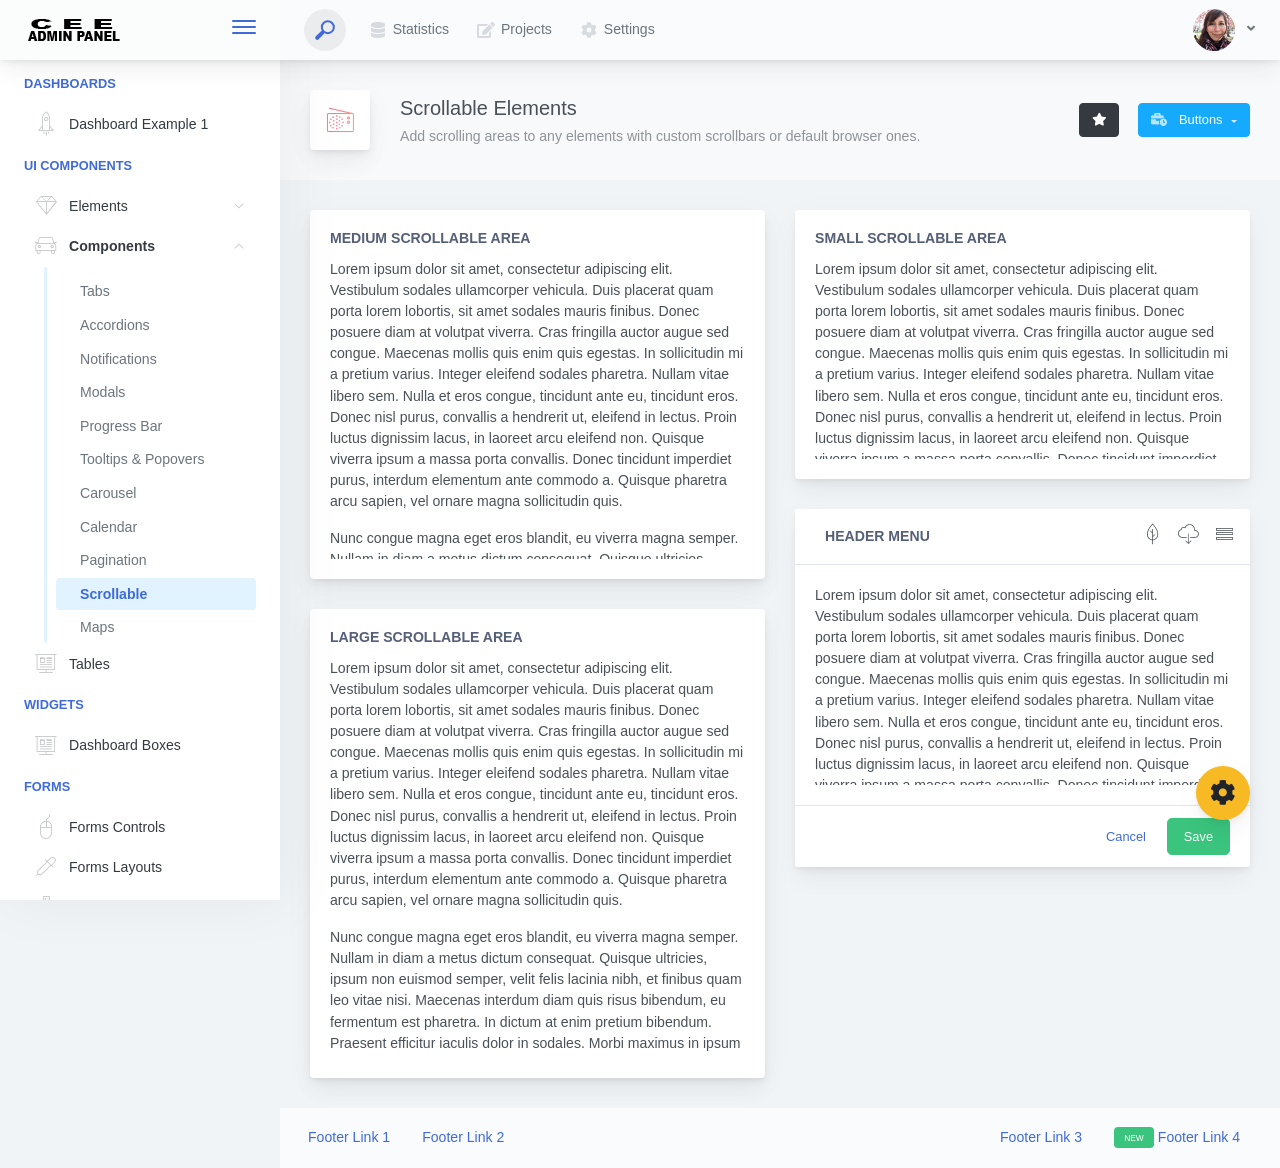
<file: CEE/adminpanel/admin/components-scrollable-elements.html>
<!doctype html>
<html lang="en">

<head>
    <meta charset="utf-8">
    <meta http-equiv="X-UA-Compatible" content="IE=edge">
    <meta http-equiv="Content-Language" content="en">
    <meta http-equiv="Content-Type" content="text/html; charset=utf-8"/>
    <title>Scrollable Elements - Add scrolling areas to any elements with custom scrollbars or default browser ones.</title>
    <meta name="viewport" content="width=device-width, initial-scale=1, maximum-scale=1, user-scalable=no, shrink-to-fit=no" />
    <meta name="description" content="Add scrolling areas to any elements with custom scrollbars or default browser ones.">
    <meta name="msapplication-tap-highlight" content="no">
    <!--
    =========================================================
    * ArchitectUI HTML Theme Dashboard - v1.0.0
    =========================================================
    * Product Page: https://dashboardpack.com
    * Copyright 2019 DashboardPack (https://dashboardpack.com)
    * Licensed under MIT (https://github.com/DashboardPack/architectui-html-theme-free/blob/master/LICENSE)
    =========================================================
    * The above copyright notice and this permission notice shall be included in all copies or substantial portions of the Software.
    -->
<link href="./main.css" rel="stylesheet"></head>
<body>
    <div class="app-container app-theme-white body-tabs-shadow fixed-sidebar fixed-header">
        <div class="app-header header-shadow">
            <div class="app-header__logo">
                <div class="logo-src"></div>
                <div class="header__pane ml-auto">
                    <div>
                        <button type="button" class="hamburger close-sidebar-btn hamburger--elastic" data-class="closed-sidebar">
                            <span class="hamburger-box">
                                <span class="hamburger-inner"></span>
                            </span>
                        </button>
                    </div>
                </div>
            </div>
            <div class="app-header__mobile-menu">
                <div>
                    <button type="button" class="hamburger hamburger--elastic mobile-toggle-nav">
                        <span class="hamburger-box">
                            <span class="hamburger-inner"></span>
                        </span>
                    </button>
                </div>
            </div>
            <div class="app-header__menu">
                <span>
                    <button type="button" class="btn-icon btn-icon-only btn btn-primary btn-sm mobile-toggle-header-nav">
                        <span class="btn-icon-wrapper">
                            <i class="fa fa-ellipsis-v fa-w-6"></i>
                        </span>
                    </button>
                </span>
            </div>    <div class="app-header__content">
                <div class="app-header-left">
                    <div class="search-wrapper">
                        <div class="input-holder">
                            <input type="text" class="search-input" placeholder="Type to search">
                            <button class="search-icon"><span></span></button>
                        </div>
                        <button class="close"></button>
                    </div>
                    <ul class="header-menu nav">
                        <li class="nav-item">
                            <a href="javascript:void(0);" class="nav-link">
                                <i class="nav-link-icon fa fa-database"> </i>
                                Statistics
                            </a>
                        </li>
                        <li class="btn-group nav-item">
                            <a href="javascript:void(0);" class="nav-link">
                                <i class="nav-link-icon fa fa-edit"></i>
                                Projects
                            </a>
                        </li>
                        <li class="dropdown nav-item">
                            <a href="javascript:void(0);" class="nav-link">
                                <i class="nav-link-icon fa fa-cog"></i>
                                Settings
                            </a>
                        </li>
                    </ul>        </div>
                <div class="app-header-right">
                    <div class="header-btn-lg pr-0">
                        <div class="widget-content p-0">
                            <div class="widget-content-wrapper">
                                <div class="widget-content-left">
                                    <div class="btn-group">
                                        <a data-toggle="dropdown" aria-haspopup="true" aria-expanded="false" class="p-0 btn">
                                            <img width="42" class="rounded-circle" src="assets/images/avatars/1.jpg" alt="">
                                            <i class="fa fa-angle-down ml-2 opacity-8"></i>
                                        </a>
                                        <div tabindex="-1" role="menu" aria-hidden="true" class="dropdown-menu dropdown-menu-right">
                                            <button type="button" tabindex="0" class="dropdown-item">User Account</button>
                                            <button type="button" tabindex="0" class="dropdown-item">Settings</button>
                                            <h6 tabindex="-1" class="dropdown-header">Header</h6>
                                            <button type="button" tabindex="0" class="dropdown-item">Actions</button>
                                            <div tabindex="-1" class="dropdown-divider"></div>
                                            <button type="button" tabindex="0" class="dropdown-item">Dividers</button>
                                        </div>
                                    </div>
                                </div>
                                <div class="widget-content-left  ml-3 header-user-info">
                                    <div class="widget-heading">
                                        Alina Mclourd
                                    </div>
                                    <div class="widget-subheading">
                                        VP People Manager
                                    </div>
                                </div>
                                <div class="widget-content-right header-user-info ml-3">
                                    <button type="button" class="btn-shadow p-1 btn btn-primary btn-sm show-toastr-example">
                                        <i class="fa text-white fa-calendar pr-1 pl-1"></i>
                                    </button>
                                </div>
                            </div>
                        </div>
                    </div>        </div>
            </div>
        </div>        <div class="ui-theme-settings">
            <button type="button" id="TooltipDemo" class="btn-open-options btn btn-warning">
                <i class="fa fa-cog fa-w-16 fa-spin fa-2x"></i>
            </button>
            <div class="theme-settings__inner">
                <div class="scrollbar-container">
                    <div class="theme-settings__options-wrapper">
                        <h3 class="themeoptions-heading">Layout Options
                        </h3>
                        <div class="p-3">
                            <ul class="list-group">
                                <li class="list-group-item">
                                    <div class="widget-content p-0">
                                        <div class="widget-content-wrapper">
                                            <div class="widget-content-left mr-3">
                                                <div class="switch has-switch switch-container-class" data-class="fixed-header">
                                                    <div class="switch-animate switch-on">
                                                        <input type="checkbox" checked data-toggle="toggle" data-onstyle="success">
                                                    </div>
                                                </div>
                                            </div>
                                            <div class="widget-content-left">
                                                <div class="widget-heading">Fixed Header
                                                </div>
                                                <div class="widget-subheading">Makes the header top fixed, always visible!
                                                </div>
                                            </div>
                                        </div>
                                    </div>
                                </li>
                                <li class="list-group-item">
                                    <div class="widget-content p-0">
                                        <div class="widget-content-wrapper">
                                            <div class="widget-content-left mr-3">
                                                <div class="switch has-switch switch-container-class" data-class="fixed-sidebar">
                                                    <div class="switch-animate switch-on">
                                                        <input type="checkbox" checked data-toggle="toggle" data-onstyle="success">
                                                    </div>
                                                </div>
                                            </div>
                                            <div class="widget-content-left">
                                                <div class="widget-heading">Fixed Sidebar
                                                </div>
                                                <div class="widget-subheading">Makes the sidebar left fixed, always visible!
                                                </div>
                                            </div>
                                        </div>
                                    </div>
                                </li>
                                <li class="list-group-item">
                                    <div class="widget-content p-0">
                                        <div class="widget-content-wrapper">
                                            <div class="widget-content-left mr-3">
                                                <div class="switch has-switch switch-container-class" data-class="fixed-footer">
                                                    <div class="switch-animate switch-off">
                                                        <input type="checkbox" data-toggle="toggle" data-onstyle="success">
                                                    </div>
                                                </div>
                                            </div>
                                            <div class="widget-content-left">
                                                <div class="widget-heading">Fixed Footer
                                                </div>
                                                <div class="widget-subheading">Makes the app footer bottom fixed, always visible!
                                                </div>
                                            </div>
                                        </div>
                                    </div>
                                </li>
                            </ul>
                        </div>
                        <h3 class="themeoptions-heading">
                            <div>
                                Header Options
                            </div>
                            <button type="button" class="btn-pill btn-shadow btn-wide ml-auto btn btn-focus btn-sm switch-header-cs-class" data-class="">
                                Restore Default
                            </button>
                        </h3>
                        <div class="p-3">
                            <ul class="list-group">
                                <li class="list-group-item">
                                    <h5 class="pb-2">Choose Color Scheme
                                    </h5>
                                    <div class="theme-settings-swatches">
                                        <div class="swatch-holder bg-primary switch-header-cs-class" data-class="bg-primary header-text-light">
                                        </div>
                                        <div class="swatch-holder bg-secondary switch-header-cs-class" data-class="bg-secondary header-text-light">
                                        </div>
                                        <div class="swatch-holder bg-success switch-header-cs-class" data-class="bg-success header-text-dark">
                                        </div>
                                        <div class="swatch-holder bg-info switch-header-cs-class" data-class="bg-info header-text-dark">
                                        </div>
                                        <div class="swatch-holder bg-warning switch-header-cs-class" data-class="bg-warning header-text-dark">
                                        </div>
                                        <div class="swatch-holder bg-danger switch-header-cs-class" data-class="bg-danger header-text-light">
                                        </div>
                                        <div class="swatch-holder bg-light switch-header-cs-class" data-class="bg-light header-text-dark">
                                        </div>
                                        <div class="swatch-holder bg-dark switch-header-cs-class" data-class="bg-dark header-text-light">
                                        </div>
                                        <div class="swatch-holder bg-focus switch-header-cs-class" data-class="bg-focus header-text-light">
                                        </div>
                                        <div class="swatch-holder bg-alternate switch-header-cs-class" data-class="bg-alternate header-text-light">
                                        </div>
                                        <div class="divider">
                                        </div>
                                        <div class="swatch-holder bg-vicious-stance switch-header-cs-class" data-class="bg-vicious-stance header-text-light">
                                        </div>
                                        <div class="swatch-holder bg-midnight-bloom switch-header-cs-class" data-class="bg-midnight-bloom header-text-light">
                                        </div>
                                        <div class="swatch-holder bg-night-sky switch-header-cs-class" data-class="bg-night-sky header-text-light">
                                        </div>
                                        <div class="swatch-holder bg-slick-carbon switch-header-cs-class" data-class="bg-slick-carbon header-text-light">
                                        </div>
                                        <div class="swatch-holder bg-asteroid switch-header-cs-class" data-class="bg-asteroid header-text-light">
                                        </div>
                                        <div class="swatch-holder bg-royal switch-header-cs-class" data-class="bg-royal header-text-light">
                                        </div>
                                        <div class="swatch-holder bg-warm-flame switch-header-cs-class" data-class="bg-warm-flame header-text-dark">
                                        </div>
                                        <div class="swatch-holder bg-night-fade switch-header-cs-class" data-class="bg-night-fade header-text-dark">
                                        </div>
                                        <div class="swatch-holder bg-sunny-morning switch-header-cs-class" data-class="bg-sunny-morning header-text-dark">
                                        </div>
                                        <div class="swatch-holder bg-tempting-azure switch-header-cs-class" data-class="bg-tempting-azure header-text-dark">
                                        </div>
                                        <div class="swatch-holder bg-amy-crisp switch-header-cs-class" data-class="bg-amy-crisp header-text-dark">
                                        </div>
                                        <div class="swatch-holder bg-heavy-rain switch-header-cs-class" data-class="bg-heavy-rain header-text-dark">
                                        </div>
                                        <div class="swatch-holder bg-mean-fruit switch-header-cs-class" data-class="bg-mean-fruit header-text-dark">
                                        </div>
                                        <div class="swatch-holder bg-malibu-beach switch-header-cs-class" data-class="bg-malibu-beach header-text-light">
                                        </div>
                                        <div class="swatch-holder bg-deep-blue switch-header-cs-class" data-class="bg-deep-blue header-text-dark">
                                        </div>
                                        <div class="swatch-holder bg-ripe-malin switch-header-cs-class" data-class="bg-ripe-malin header-text-light">
                                        </div>
                                        <div class="swatch-holder bg-arielle-smile switch-header-cs-class" data-class="bg-arielle-smile header-text-light">
                                        </div>
                                        <div class="swatch-holder bg-plum-plate switch-header-cs-class" data-class="bg-plum-plate header-text-light">
                                        </div>
                                        <div class="swatch-holder bg-happy-fisher switch-header-cs-class" data-class="bg-happy-fisher header-text-dark">
                                        </div>
                                        <div class="swatch-holder bg-happy-itmeo switch-header-cs-class" data-class="bg-happy-itmeo header-text-light">
                                        </div>
                                        <div class="swatch-holder bg-mixed-hopes switch-header-cs-class" data-class="bg-mixed-hopes header-text-light">
                                        </div>
                                        <div class="swatch-holder bg-strong-bliss switch-header-cs-class" data-class="bg-strong-bliss header-text-light">
                                        </div>
                                        <div class="swatch-holder bg-grow-early switch-header-cs-class" data-class="bg-grow-early header-text-light">
                                        </div>
                                        <div class="swatch-holder bg-love-kiss switch-header-cs-class" data-class="bg-love-kiss header-text-light">
                                        </div>
                                        <div class="swatch-holder bg-premium-dark switch-header-cs-class" data-class="bg-premium-dark header-text-light">
                                        </div>
                                        <div class="swatch-holder bg-happy-green switch-header-cs-class" data-class="bg-happy-green header-text-light">
                                        </div>
                                    </div>
                                </li>
                            </ul>
                        </div>
                        <h3 class="themeoptions-heading">
                            <div>Sidebar Options</div>
                            <button type="button" class="btn-pill btn-shadow btn-wide ml-auto btn btn-focus btn-sm switch-sidebar-cs-class" data-class="">
                                Restore Default
                            </button>
                        </h3>
                        <div class="p-3">
                            <ul class="list-group">
                                <li class="list-group-item">
                                    <h5 class="pb-2">Choose Color Scheme
                                    </h5>
                                    <div class="theme-settings-swatches">
                                        <div class="swatch-holder bg-primary switch-sidebar-cs-class" data-class="bg-primary sidebar-text-light">
                                        </div>
                                        <div class="swatch-holder bg-secondary switch-sidebar-cs-class" data-class="bg-secondary sidebar-text-light">
                                        </div>
                                        <div class="swatch-holder bg-success switch-sidebar-cs-class" data-class="bg-success sidebar-text-dark">
                                        </div>
                                        <div class="swatch-holder bg-info switch-sidebar-cs-class" data-class="bg-info sidebar-text-dark">
                                        </div>
                                        <div class="swatch-holder bg-warning switch-sidebar-cs-class" data-class="bg-warning sidebar-text-dark">
                                        </div>
                                        <div class="swatch-holder bg-danger switch-sidebar-cs-class" data-class="bg-danger sidebar-text-light">
                                        </div>
                                        <div class="swatch-holder bg-light switch-sidebar-cs-class" data-class="bg-light sidebar-text-dark">
                                        </div>
                                        <div class="swatch-holder bg-dark switch-sidebar-cs-class" data-class="bg-dark sidebar-text-light">
                                        </div>
                                        <div class="swatch-holder bg-focus switch-sidebar-cs-class" data-class="bg-focus sidebar-text-light">
                                        </div>
                                        <div class="swatch-holder bg-alternate switch-sidebar-cs-class" data-class="bg-alternate sidebar-text-light">
                                        </div>
                                        <div class="divider">
                                        </div>
                                        <div class="swatch-holder bg-vicious-stance switch-sidebar-cs-class" data-class="bg-vicious-stance sidebar-text-light">
                                        </div>
                                        <div class="swatch-holder bg-midnight-bloom switch-sidebar-cs-class" data-class="bg-midnight-bloom sidebar-text-light">
                                        </div>
                                        <div class="swatch-holder bg-night-sky switch-sidebar-cs-class" data-class="bg-night-sky sidebar-text-light">
                                        </div>
                                        <div class="swatch-holder bg-slick-carbon switch-sidebar-cs-class" data-class="bg-slick-carbon sidebar-text-light">
                                        </div>
                                        <div class="swatch-holder bg-asteroid switch-sidebar-cs-class" data-class="bg-asteroid sidebar-text-light">
                                        </div>
                                        <div class="swatch-holder bg-royal switch-sidebar-cs-class" data-class="bg-royal sidebar-text-light">
                                        </div>
                                        <div class="swatch-holder bg-warm-flame switch-sidebar-cs-class" data-class="bg-warm-flame sidebar-text-dark">
                                        </div>
                                        <div class="swatch-holder bg-night-fade switch-sidebar-cs-class" data-class="bg-night-fade sidebar-text-dark">
                                        </div>
                                        <div class="swatch-holder bg-sunny-morning switch-sidebar-cs-class" data-class="bg-sunny-morning sidebar-text-dark">
                                        </div>
                                        <div class="swatch-holder bg-tempting-azure switch-sidebar-cs-class" data-class="bg-tempting-azure sidebar-text-dark">
                                        </div>
                                        <div class="swatch-holder bg-amy-crisp switch-sidebar-cs-class" data-class="bg-amy-crisp sidebar-text-dark">
                                        </div>
                                        <div class="swatch-holder bg-heavy-rain switch-sidebar-cs-class" data-class="bg-heavy-rain sidebar-text-dark">
                                        </div>
                                        <div class="swatch-holder bg-mean-fruit switch-sidebar-cs-class" data-class="bg-mean-fruit sidebar-text-dark">
                                        </div>
                                        <div class="swatch-holder bg-malibu-beach switch-sidebar-cs-class" data-class="bg-malibu-beach sidebar-text-light">
                                        </div>
                                        <div class="swatch-holder bg-deep-blue switch-sidebar-cs-class" data-class="bg-deep-blue sidebar-text-dark">
                                        </div>
                                        <div class="swatch-holder bg-ripe-malin switch-sidebar-cs-class" data-class="bg-ripe-malin sidebar-text-light">
                                        </div>
                                        <div class="swatch-holder bg-arielle-smile switch-sidebar-cs-class" data-class="bg-arielle-smile sidebar-text-light">
                                        </div>
                                        <div class="swatch-holder bg-plum-plate switch-sidebar-cs-class" data-class="bg-plum-plate sidebar-text-light">
                                        </div>
                                        <div class="swatch-holder bg-happy-fisher switch-sidebar-cs-class" data-class="bg-happy-fisher sidebar-text-dark">
                                        </div>
                                        <div class="swatch-holder bg-happy-itmeo switch-sidebar-cs-class" data-class="bg-happy-itmeo sidebar-text-light">
                                        </div>
                                        <div class="swatch-holder bg-mixed-hopes switch-sidebar-cs-class" data-class="bg-mixed-hopes sidebar-text-light">
                                        </div>
                                        <div class="swatch-holder bg-strong-bliss switch-sidebar-cs-class" data-class="bg-strong-bliss sidebar-text-light">
                                        </div>
                                        <div class="swatch-holder bg-grow-early switch-sidebar-cs-class" data-class="bg-grow-early sidebar-text-light">
                                        </div>
                                        <div class="swatch-holder bg-love-kiss switch-sidebar-cs-class" data-class="bg-love-kiss sidebar-text-light">
                                        </div>
                                        <div class="swatch-holder bg-premium-dark switch-sidebar-cs-class" data-class="bg-premium-dark sidebar-text-light">
                                        </div>
                                        <div class="swatch-holder bg-happy-green switch-sidebar-cs-class" data-class="bg-happy-green sidebar-text-light">
                                        </div>
                                    </div>
                                </li>
                            </ul>
                        </div>
                        <h3 class="themeoptions-heading">
                            <div>Main Content Options</div>
                            <button type="button" class="btn-pill btn-shadow btn-wide ml-auto active btn btn-focus btn-sm">Restore Default
                            </button>
                        </h3>
                        <div class="p-3">
                            <ul class="list-group">
                                <li class="list-group-item">
                                    <h5 class="pb-2">Page Section Tabs
                                    </h5>
                                    <div class="theme-settings-swatches">
                                        <div role="group" class="mt-2 btn-group">
                                            <button type="button" class="btn-wide btn-shadow btn-primary btn btn-secondary switch-theme-class" data-class="body-tabs-line">
                                                Line
                                            </button>
                                            <button type="button" class="btn-wide btn-shadow btn-primary active btn btn-secondary switch-theme-class" data-class="body-tabs-shadow">
                                                Shadow
                                            </button>
                                        </div>
                                    </div>
                                </li>
                            </ul>
                        </div>
                    </div>
                </div>
            </div>
        </div>        <div class="app-main">
                <div class="app-sidebar sidebar-shadow">
                    <div class="app-header__logo">
                        <div class="logo-src"></div>
                        <div class="header__pane ml-auto">
                            <div>
                                <button type="button" class="hamburger close-sidebar-btn hamburger--elastic" data-class="closed-sidebar">
                                    <span class="hamburger-box">
                                        <span class="hamburger-inner"></span>
                                    </span>
                                </button>
                            </div>
                        </div>
                    </div>
                    <div class="app-header__mobile-menu">
                        <div>
                            <button type="button" class="hamburger hamburger--elastic mobile-toggle-nav">
                                <span class="hamburger-box">
                                    <span class="hamburger-inner"></span>
                                </span>
                            </button>
                        </div>
                    </div>
                    <div class="app-header__menu">
                        <span>
                            <button type="button" class="btn-icon btn-icon-only btn btn-primary btn-sm mobile-toggle-header-nav">
                                <span class="btn-icon-wrapper">
                                    <i class="fa fa-ellipsis-v fa-w-6"></i>
                                </span>
                            </button>
                        </span>
                    </div>    <div class="scrollbar-sidebar">
                        <div class="app-sidebar__inner">
                            <ul class="vertical-nav-menu">
                                <li class="app-sidebar__heading">Dashboards</li>
                                <li>
                                    <a href="index.html">
                                        <i class="metismenu-icon pe-7s-rocket"></i>
                                        Dashboard Example 1
                                    </a>
                                </li>
                                <li class="app-sidebar__heading">UI Components</li>
                                <li
                                    
                                    
                                    
                                    
                                    
                                    
                                    
                                    
                                >
                                    <a href="#">
                                        <i class="metismenu-icon pe-7s-diamond"></i>
                                        Elements
                                        <i class="metismenu-state-icon pe-7s-angle-down caret-left"></i>
                                    </a>
                                    <ul
                                        
                                        
                                        
                                        
                                        
                                        
                                        
                                        
                                    >
                                        <li>
                                            <a href="elements-buttons-standard.html">
                                                <i class="metismenu-icon"></i>
                                                Buttons
                                            </a>
                                        </li>
                                        <li>
                                            <a href="elements-dropdowns.html">
                                                <i class="metismenu-icon">
                                                </i>Dropdowns
                                            </a>
                                        </li>
                                        <li>
                                            <a href="elements-icons.html">
                                                <i class="metismenu-icon">
                                                </i>Icons
                                            </a>
                                        </li>
                                        <li>
                                            <a href="elements-badges-labels.html">
                                                <i class="metismenu-icon">
                                                </i>Badges
                                            </a>
                                        </li>
                                        <li>
                                            <a href="elements-cards.html">
                                                <i class="metismenu-icon">
                                                </i>Cards
                                            </a>
                                        </li>
                                        <li>
                                            <a href="elements-list-group.html">
                                                <i class="metismenu-icon">
                                                </i>List Groups
                                            </a>
                                        </li>
                                        <li>
                                            <a href="elements-navigation.html">
                                                <i class="metismenu-icon">
                                                </i>Navigation Menus
                                            </a>
                                        </li>
                                        <li>
                                            <a href="elements-utilities.html">
                                                <i class="metismenu-icon">
                                                </i>Utilities
                                            </a>
                                        </li>
                                    </ul>
                                </li>
                                <li
                                    
                                    
                                    
                                    
                                    
                                    
                                    
                                    
                                    
                                     class="mm-active"
                                    
                                >
                                    <a href="#">
                                        <i class="metismenu-icon pe-7s-car"></i>
                                        Components
                                        <i class="metismenu-state-icon pe-7s-angle-down caret-left"></i>
                                    </a>
                                    <ul
                                        
                                        
                                        
                                        
                                        
                                        
                                        
                                        
                                        
                                         class="mm-show"
                                        
                                    >
                                        <li>
                                            <a href="components-tabs.html">
                                                <i class="metismenu-icon">
                                                </i>Tabs
                                            </a>
                                        </li>
                                        <li>
                                            <a href="components-accordions.html">
                                                <i class="metismenu-icon">
                                                </i>Accordions
                                            </a>
                                        </li>
                                        <li>
                                            <a href="components-notifications.html">
                                                <i class="metismenu-icon">
                                                </i>Notifications
                                            </a>
                                        </li>
                                        <li>
                                            <a href="components-modals.html">
                                                <i class="metismenu-icon">
                                                </i>Modals
                                            </a>
                                        </li>
                                        <li>
                                            <a href="components-progress-bar.html">
                                                <i class="metismenu-icon">
                                                </i>Progress Bar
                                            </a>
                                        </li>
                                        <li>
                                            <a href="components-tooltips-popovers.html">
                                                <i class="metismenu-icon">
                                                </i>Tooltips &amp; Popovers
                                            </a>
                                        </li>
                                        <li>
                                            <a href="components-carousel.html">
                                                <i class="metismenu-icon">
                                                </i>Carousel
                                            </a>
                                        </li>
                                        <li>
                                            <a href="components-calendar.html">
                                                <i class="metismenu-icon">
                                                </i>Calendar
                                            </a>
                                        </li>
                                        <li>
                                            <a href="components-pagination.html">
                                                <i class="metismenu-icon">
                                                </i>Pagination
                                            </a>
                                        </li>
                                        <li>
                                            <a href="components-scrollable-elements.html" class="mm-active">
                                                <i class="metismenu-icon">
                                                </i>Scrollable
                                            </a>
                                        </li>
                                        <li>
                                            <a href="components-maps.html">
                                                <i class="metismenu-icon">
                                                </i>Maps
                                            </a>
                                        </li>
                                    </ul>
                                </li>
                                <li  >
                                    <a href="tables-regular.html">
                                        <i class="metismenu-icon pe-7s-display2"></i>
                                        Tables
                                    </a>
                                </li>
                                <li class="app-sidebar__heading">Widgets</li>
                                <li>
                                    <a href="dashboard-boxes.html">
                                        <i class="metismenu-icon pe-7s-display2"></i>
                                        Dashboard Boxes
                                    </a>
                                </li>
                                <li class="app-sidebar__heading">Forms</li>
                                <li>
                                    <a href="forms-controls.html">
                                        <i class="metismenu-icon pe-7s-mouse">
                                        </i>Forms Controls
                                    </a>
                                </li>
                                <li>
                                    <a href="forms-layouts.html">
                                        <i class="metismenu-icon pe-7s-eyedropper">
                                        </i>Forms Layouts
                                    </a>
                                </li>
                                <li>
                                    <a href="forms-validation.html">
                                        <i class="metismenu-icon pe-7s-pendrive">
                                        </i>Forms Validation
                                    </a>
                                </li>
                                <li class="app-sidebar__heading">Charts</li>
                                <li>
                                    <a href="charts-chartjs.html">
                                        <i class="metismenu-icon pe-7s-graph2">
                                        </i>ChartJS
                                    </a>
                                </li>
                                <li class="app-sidebar__heading">PRO Version</li>
                                <li>
                                    <a href="https://dashboardpack.com/theme-details/architectui-dashboard-html-pro/" target="_blank">
                                        <i class="metismenu-icon pe-7s-graph2">
                                        </i>
                                        Upgrade to PRO
                                    </a>
                                </li>
                            </ul>
                        </div>
                    </div>
                </div>    <div class="app-main__outer">
                    <div class="app-main__inner">
                        <div class="app-page-title">
                            <div class="page-title-wrapper">
                                <div class="page-title-heading">
                                    <div class="page-title-icon">
                                        <i class="pe-7s-radio icon-gradient bg-strong-bliss">
                                        </i>
                                    </div>
                                    <div>Scrollable Elements
                                        <div class="page-title-subheading">Add scrolling areas to any elements with custom scrollbars or default browser ones.
                                        </div>
                                    </div>
                                </div>
                                <div class="page-title-actions">
                                    <button type="button" data-toggle="tooltip" title="Example Tooltip" data-placement="bottom" class="btn-shadow mr-3 btn btn-dark">
                                        <i class="fa fa-star"></i>
                                    </button>
                                    <div class="d-inline-block dropdown">
                                        <button type="button" data-toggle="dropdown" aria-haspopup="true" aria-expanded="false" class="btn-shadow dropdown-toggle btn btn-info">
                                            <span class="btn-icon-wrapper pr-2 opacity-7">
                                                <i class="fa fa-business-time fa-w-20"></i>
                                            </span>
                                            Buttons
                                        </button>
                                        <div tabindex="-1" role="menu" aria-hidden="true" class="dropdown-menu dropdown-menu-right">
                                            <ul class="nav flex-column">
                                                <li class="nav-item">
                                                    <a href="javascript:void(0);" class="nav-link">
                                                        <i class="nav-link-icon lnr-inbox"></i>
                                                        <span>
                                                            Inbox
                                                        </span>
                                                        <div class="ml-auto badge badge-pill badge-secondary">86</div>
                                                    </a>
                                                </li>
                                                <li class="nav-item">
                                                    <a href="javascript:void(0);" class="nav-link">
                                                        <i class="nav-link-icon lnr-book"></i>
                                                        <span>
                                                            Book
                                                        </span>
                                                        <div class="ml-auto badge badge-pill badge-danger">5</div>
                                                    </a>
                                                </li>
                                                <li class="nav-item">
                                                    <a href="javascript:void(0);" class="nav-link">
                                                        <i class="nav-link-icon lnr-picture"></i>
                                                        <span>
                                                            Picture
                                                        </span>
                                                    </a>
                                                </li>
                                                <li class="nav-item">
                                                    <a disabled href="javascript:void(0);" class="nav-link disabled">
                                                        <i class="nav-link-icon lnr-file-empty"></i>
                                                        <span>
                                                            File Disabled
                                                        </span>
                                                    </a>
                                                </li>
                                            </ul>
                                        </div>
                                    </div>
                                </div>    </div>
                        </div>            <div class="row">
                            <div class="col-lg-6">
                                <div class="main-card mb-3 card">
                                    <div class="card-body"><h5 class="card-title">Medium Scrollable Area</h5>
                                        <div class="scroll-area-md">
                                            <div class="scrollbar-container ps--active-y"><p>Lorem ipsum dolor sit amet, consectetur adipiscing elit. Vestibulum sodales ullamcorper vehicula. Duis placerat quam porta lorem lobortis, sit amet sodales mauris
                                                finibus. Donec posuere diam at volutpat viverra. Cras fringilla auctor augue sed congue. Maecenas mollis quis enim quis egestas. In sollicitudin mi a pretium varius. Integer eleifend sodales pharetra. Nullam vitae
                                                libero sem. Nulla et eros congue, tincidunt ante eu, tincidunt eros. Donec nisl purus, convallis a hendrerit ut, eleifend in lectus. Proin luctus dignissim lacus, in laoreet arcu eleifend non. Quisque viverra ipsum
                                                a massa porta convallis. Donec tincidunt imperdiet purus, interdum elementum ante commodo a. Quisque pharetra arcu sapien, vel ornare magna sollicitudin quis.</p>
                                                <p>Nunc congue magna eget eros blandit, eu viverra magna semper. Nullam in diam a metus dictum consequat. Quisque ultricies, ipsum non euismod semper, velit felis lacinia nibh, et finibus quam leo vitae nisi.
                                                    Maecenas interdum diam quis risus bibendum, eu fermentum est pharetra. In dictum at enim pretium bibendum. Praesent efficitur iaculis dolor in sodales. Morbi maximus in ipsum in malesuada. Proin semper lacus
                                                    tempor magna aliquam, sed aliquam dui scelerisque. Donec nisi nulla, rhoncus a tristique eget, ultrices vitae dolor. Ut id urna vitae ante tincidunt pharetra at non metus. Nunc in suscipit nulla. Sed vitae leo
                                                    vulputate, euismod tortor vel, aliquet velit. Curabitur eget tincidunt elit. Nam et ligula finibus, eleifend velit et, commodo quam. Praesent non libero velit.</p>
                                                <p>Nunc congue magna eget eros blandit, eu viverra magna semper. Nullam in diam a metus dictum consequat. Quisque ultricies, ipsum non euismod semper, velit felis lacinia nibh, et finibus quam leo vitae nisi.
                                                    Maecenas interdum diam quis risus bibendum, eu fermentum est pharetra. In dictum at enim pretium bibendum. Praesent efficitur iaculis dolor in sodales. Morbi maximus in ipsum in malesuada. Proin semper lacus
                                                    tempor magna aliquam, sed aliquam dui scelerisque. Donec nisi nulla, rhoncus a tristique eget, ultrices vitae dolor. Ut id urna vitae ante tincidunt pharetra at non metus. Nunc in suscipit nulla. Sed vitae leo
                                                    vulputate, euismod tortor vel, aliquet velit. Curabitur eget tincidunt elit. Nam et ligula finibus, eleifend velit et, commodo quam. Praesent non libero velit.</p>
                                                <p>Nunc congue magna eget eros blandit, eu viverra magna semper. Nullam in diam a metus dictum consequat. Quisque ultricies, ipsum non euismod semper, velit felis lacinia nibh, et finibus quam leo vitae nisi.
                                                    Maecenas interdum diam quis risus bibendum, eu fermentum est pharetra. In dictum at enim pretium bibendum. Praesent efficitur iaculis dolor in sodales. Morbi maximus in ipsum in malesuada. Proin semper lacus
                                                    tempor magna aliquam, sed aliquam dui scelerisque. Donec nisi nulla, rhoncus a tristique eget, ultrices vitae dolor. Ut id urna vitae ante tincidunt pharetra at non metus. Nunc in suscipit nulla. Sed vitae leo
                                                    vulputate, euismod tortor vel, aliquet velit. Curabitur eget tincidunt elit. Nam et ligula finibus, eleifend velit et, commodo quam. Praesent non libero velit.</p>
                                            </div>
                                        </div>
                                    </div>
                                </div>
                                <div class="main-card mb-3 card">
                                    <div class="card-body"><h5 class="card-title">Large Scrollable Area</h5>
                                        <div class="scroll-area-lg">
                                            <div class="scrollbar-container ps--active-y"><p>Lorem ipsum dolor sit amet, consectetur adipiscing elit. Vestibulum sodales ullamcorper vehicula. Duis placerat quam porta lorem lobortis, sit amet sodales mauris
                                                finibus. Donec posuere diam at volutpat viverra. Cras fringilla auctor augue sed congue. Maecenas mollis quis enim quis egestas. In sollicitudin mi a pretium varius. Integer eleifend sodales pharetra. Nullam vitae
                                                libero sem. Nulla et eros congue, tincidunt ante eu, tincidunt eros. Donec nisl purus, convallis a hendrerit ut, eleifend in lectus. Proin luctus dignissim lacus, in laoreet arcu eleifend non. Quisque viverra ipsum
                                                a massa porta convallis. Donec tincidunt imperdiet purus, interdum elementum ante commodo a. Quisque pharetra arcu sapien, vel ornare magna sollicitudin quis.</p>
                                                <p>Nunc congue magna eget eros blandit, eu viverra magna semper. Nullam in diam a metus dictum consequat. Quisque ultricies, ipsum non euismod semper, velit felis lacinia nibh, et finibus quam leo vitae nisi.
                                                    Maecenas interdum diam quis risus bibendum, eu fermentum est pharetra. In dictum at enim pretium bibendum. Praesent efficitur iaculis dolor in sodales. Morbi maximus in ipsum in malesuada. Proin semper lacus
                                                    tempor magna aliquam, sed aliquam dui scelerisque. Donec nisi nulla, rhoncus a tristique eget, ultrices vitae dolor. Ut id urna vitae ante tincidunt pharetra at non metus. Nunc in suscipit nulla. Sed vitae leo
                                                    vulputate, euismod tortor vel, aliquet velit. Curabitur eget tincidunt elit. Nam et ligula finibus, eleifend velit et, commodo quam. Praesent non libero velit.</p>
                                                <p>Nunc congue magna eget eros blandit, eu viverra magna semper. Nullam in diam a metus dictum consequat. Quisque ultricies, ipsum non euismod semper, velit felis lacinia nibh, et finibus quam leo vitae nisi.
                                                    Maecenas interdum diam quis risus bibendum, eu fermentum est pharetra. In dictum at enim pretium bibendum. Praesent efficitur iaculis dolor in sodales. Morbi maximus in ipsum in malesuada. Proin semper lacus
                                                    tempor magna aliquam, sed aliquam dui scelerisque. Donec nisi nulla, rhoncus a tristique eget, ultrices vitae dolor. Ut id urna vitae ante tincidunt pharetra at non metus. Nunc in suscipit nulla. Sed vitae leo
                                                    vulputate, euismod tortor vel, aliquet velit. Curabitur eget tincidunt elit. Nam et ligula finibus, eleifend velit et, commodo quam. Praesent non libero velit.</p>
                                                <p>Nunc congue magna eget eros blandit, eu viverra magna semper. Nullam in diam a metus dictum consequat. Quisque ultricies, ipsum non euismod semper, velit felis lacinia nibh, et finibus quam leo vitae nisi.
                                                    Maecenas interdum diam quis risus bibendum, eu fermentum est pharetra. In dictum at enim pretium bibendum. Praesent efficitur iaculis dolor in sodales. Morbi maximus in ipsum in malesuada. Proin semper lacus
                                                    tempor magna aliquam, sed aliquam dui scelerisque. Donec nisi nulla, rhoncus a tristique eget, ultrices vitae dolor. Ut id urna vitae ante tincidunt pharetra at non metus. Nunc in suscipit nulla. Sed vitae leo
                                                    vulputate, euismod tortor vel, aliquet velit. Curabitur eget tincidunt elit. Nam et ligula finibus, eleifend velit et, commodo quam. Praesent non libero velit.</p>
                                            </div>
                                        </div>
                                    </div>
                                </div>
                            </div>
                            <div class="col-lg-6">
                                <div class="main-card mb-3 card">
                                    <div class="card-body"><h5 class="card-title">Small Scrollable Area</h5>
                                        <div class="scroll-area-sm">
                                            <div class="scrollbar-container ps--active-y"><p>Lorem ipsum dolor sit amet, consectetur adipiscing elit. Vestibulum sodales ullamcorper vehicula. Duis placerat quam porta lorem lobortis, sit amet sodales mauris
                                                finibus. Donec posuere diam at volutpat viverra. Cras fringilla auctor augue sed congue. Maecenas mollis quis enim quis egestas. In sollicitudin mi a pretium varius. Integer eleifend sodales pharetra. Nullam vitae
                                                libero sem. Nulla et eros congue, tincidunt ante eu, tincidunt eros. Donec nisl purus, convallis a hendrerit ut, eleifend in lectus. Proin luctus dignissim lacus, in laoreet arcu eleifend non. Quisque viverra ipsum
                                                a massa porta convallis. Donec tincidunt imperdiet purus, interdum elementum ante commodo a. Quisque pharetra arcu sapien, vel ornare magna sollicitudin quis.</p>
                                                <p>Nunc congue magna eget eros blandit, eu viverra magna semper. Nullam in diam a metus dictum consequat. Quisque ultricies, ipsum non euismod semper, velit felis lacinia nibh, et finibus quam leo vitae nisi.
                                                    Maecenas interdum diam quis risus bibendum, eu fermentum est pharetra. In dictum at enim pretium bibendum. Praesent efficitur iaculis dolor in sodales. Morbi maximus in ipsum in malesuada. Proin semper lacus
                                                    tempor magna aliquam, sed aliquam dui scelerisque. Donec nisi nulla, rhoncus a tristique eget, ultrices vitae dolor. Ut id urna vitae ante tincidunt pharetra at non metus. Nunc in suscipit nulla. Sed vitae leo
                                                    vulputate, euismod tortor vel, aliquet velit. Curabitur eget tincidunt elit. Nam et ligula finibus, eleifend velit et, commodo quam. Praesent non libero velit.</p>
                                                <p>Nunc congue magna eget eros blandit, eu viverra magna semper. Nullam in diam a metus dictum consequat. Quisque ultricies, ipsum non euismod semper, velit felis lacinia nibh, et finibus quam leo vitae nisi.
                                                    Maecenas interdum diam quis risus bibendum, eu fermentum est pharetra. In dictum at enim pretium bibendum. Praesent efficitur iaculis dolor in sodales. Morbi maximus in ipsum in malesuada. Proin semper lacus
                                                    tempor magna aliquam, sed aliquam dui scelerisque. Donec nisi nulla, rhoncus a tristique eget, ultrices vitae dolor. Ut id urna vitae ante tincidunt pharetra at non metus. Nunc in suscipit nulla. Sed vitae leo
                                                    vulputate, euismod tortor vel, aliquet velit. Curabitur eget tincidunt elit. Nam et ligula finibus, eleifend velit et, commodo quam. Praesent non libero velit.</p>
                                                <p>Nunc congue magna eget eros blandit, eu viverra magna semper. Nullam in diam a metus dictum consequat. Quisque ultricies, ipsum non euismod semper, velit felis lacinia nibh, et finibus quam leo vitae nisi.
                                                    Maecenas interdum diam quis risus bibendum, eu fermentum est pharetra. In dictum at enim pretium bibendum. Praesent efficitur iaculis dolor in sodales. Morbi maximus in ipsum in malesuada. Proin semper lacus
                                                    tempor magna aliquam, sed aliquam dui scelerisque. Donec nisi nulla, rhoncus a tristique eget, ultrices vitae dolor. Ut id urna vitae ante tincidunt pharetra at non metus. Nunc in suscipit nulla. Sed vitae leo
                                                    vulputate, euismod tortor vel, aliquet velit. Curabitur eget tincidunt elit. Nam et ligula finibus, eleifend velit et, commodo quam. Praesent non libero velit.</p>
                                            </div>
                                        </div>
                                    </div>
                                </div>
                                <div class="main-card mb-3 card">
                                    <div class="card-header">
                                        <i class="header-icon lnr-laptop-phone icon-gradient bg-plum-plate"> </i>
                                        Header Menu
                                        <div class="btn-actions-pane-right actions-icon-btn">
                                            <button class="btn-icon btn-icon-only btn btn-link"><i class="pe-7s-leaf btn-icon-wrapper"></i></button>
                                            <button class="btn-icon btn-icon-only btn btn-link"><i class="pe-7s-cloud-download btn-icon-wrapper"></i></button>
                                            <div class="btn-group">
                                                <button type="button" aria-haspopup="true" aria-expanded="false" class="btn-icon btn-icon-only btn btn-link"><i class="pe-7s-menu btn-icon-wrapper"></i></button>
                                                <div tabindex="-1" role="menu" aria-hidden="true" class="dropdown-menu-right dropdown-menu-shadow dropdown-menu-hover-link dropdown-menu"><h6 tabindex="-1" class="dropdown-header">Header</h6>
                                                    <button type="button" tabindex="0" class="dropdown-item"><i class="dropdown-icon lnr-inbox"> </i><span>Menus</span></button>
                                                    <button type="button" tabindex="0" class="dropdown-item"><i class="dropdown-icon lnr-file-empty"> </i><span>Settings</span></button>
                                                    <button type="button" tabindex="0" class="dropdown-item"><i class="dropdown-icon lnr-book"> </i><span>Actions</span></button>
                                                    <div tabindex="-1" class="dropdown-divider"></div>
                                                    <div class="p-3 text-right">
                                                        <button class="mr-2 btn-shadow btn-sm btn btn-link">View Details</button>
                                                        <button class="mr-2 btn-shadow btn-sm btn btn-primary">Action</button>
                                                    </div>
                                                </div>
                                            </div>
                                        </div>
                                    </div>
                                    <div class="card-body">
                                        <div class="scroll-area-sm">
                                            <div class="scrollbar-container ps--active-y"><p>Lorem ipsum dolor sit amet, consectetur adipiscing elit. Vestibulum sodales ullamcorper vehicula. Duis placerat quam porta lorem lobortis, sit amet sodales mauris
                                                finibus. Donec posuere diam at volutpat viverra. Cras fringilla auctor augue sed congue. Maecenas mollis quis enim quis egestas. In sollicitudin mi a pretium varius. Integer eleifend sodales pharetra. Nullam vitae
                                                libero sem. Nulla et eros congue, tincidunt ante eu, tincidunt eros. Donec nisl purus, convallis a hendrerit ut, eleifend in lectus. Proin luctus dignissim lacus, in laoreet arcu eleifend non. Quisque viverra ipsum
                                                a massa porta convallis. Donec tincidunt imperdiet purus, interdum elementum ante commodo a. Quisque pharetra arcu sapien, vel ornare magna sollicitudin quis.</p>
                                                <p>Nunc congue magna eget eros blandit, eu viverra magna semper. Nullam in diam a metus dictum consequat. Quisque ultricies, ipsum non euismod semper, velit felis lacinia nibh, et finibus quam leo vitae nisi.
                                                    Maecenas interdum diam quis risus bibendum, eu fermentum est pharetra. In dictum at enim pretium bibendum. Praesent efficitur iaculis dolor in sodales. Morbi maximus in ipsum in malesuada. Proin semper lacus
                                                    tempor magna aliquam, sed aliquam dui scelerisque. Donec nisi nulla, rhoncus a tristique eget, ultrices vitae dolor. Ut id urna vitae ante tincidunt pharetra at non metus. Nunc in suscipit nulla. Sed vitae leo
                                                    vulputate, euismod tortor vel, aliquet velit. Curabitur eget tincidunt elit. Nam et ligula finibus, eleifend velit et, commodo quam. Praesent non libero velit.</p>
                                                <p>Nunc congue magna eget eros blandit, eu viverra magna semper. Nullam in diam a metus dictum consequat. Quisque ultricies, ipsum non euismod semper, velit felis lacinia nibh, et finibus quam leo vitae nisi.
                                                    Maecenas interdum diam quis risus bibendum, eu fermentum est pharetra. In dictum at enim pretium bibendum. Praesent efficitur iaculis dolor in sodales. Morbi maximus in ipsum in malesuada. Proin semper lacus
                                                    tempor magna aliquam, sed aliquam dui scelerisque. Donec nisi nulla, rhoncus a tristique eget, ultrices vitae dolor. Ut id urna vitae ante tincidunt pharetra at non metus. Nunc in suscipit nulla. Sed vitae leo
                                                    vulputate, euismod tortor vel, aliquet velit. Curabitur eget tincidunt elit. Nam et ligula finibus, eleifend velit et, commodo quam. Praesent non libero velit.</p>
                                            </div>
                                        </div>
                                    </div>
                                    <div class="d-block text-right card-footer">
                                        <button class="mr-2 btn btn-link btn-sm">Cancel</button>
                                        <button class="btn btn-success btn-lg">Save</button>
                                    </div>
                                </div>
                            </div>
                        </div>
                    </div>
                    <div class="app-wrapper-footer">
                        <div class="app-footer">
                            <div class="app-footer__inner">
                                <div class="app-footer-left">
                                    <ul class="nav">
                                        <li class="nav-item">
                                            <a href="javascript:void(0);" class="nav-link">
                                                Footer Link 1
                                            </a>
                                        </li>
                                        <li class="nav-item">
                                            <a href="javascript:void(0);" class="nav-link">
                                                Footer Link 2
                                            </a>
                                        </li>
                                    </ul>
                                </div>
                                <div class="app-footer-right">
                                    <ul class="nav">
                                        <li class="nav-item">
                                            <a href="javascript:void(0);" class="nav-link">
                                                Footer Link 3
                                            </a>
                                        </li>
                                        <li class="nav-item">
                                            <a href="javascript:void(0);" class="nav-link">
                                                <div class="badge badge-success mr-1 ml-0">
                                                    <small>NEW</small>
                                                </div>
                                                Footer Link 4
                                            </a>
                                        </li>
                                    </ul>
                                </div>
                            </div>
                        </div>
                    </div>    </div>
        </div>
    </div>
<script type="text/javascript" src="./assets/scripts/main.js"></script></body>
</html>
</file>
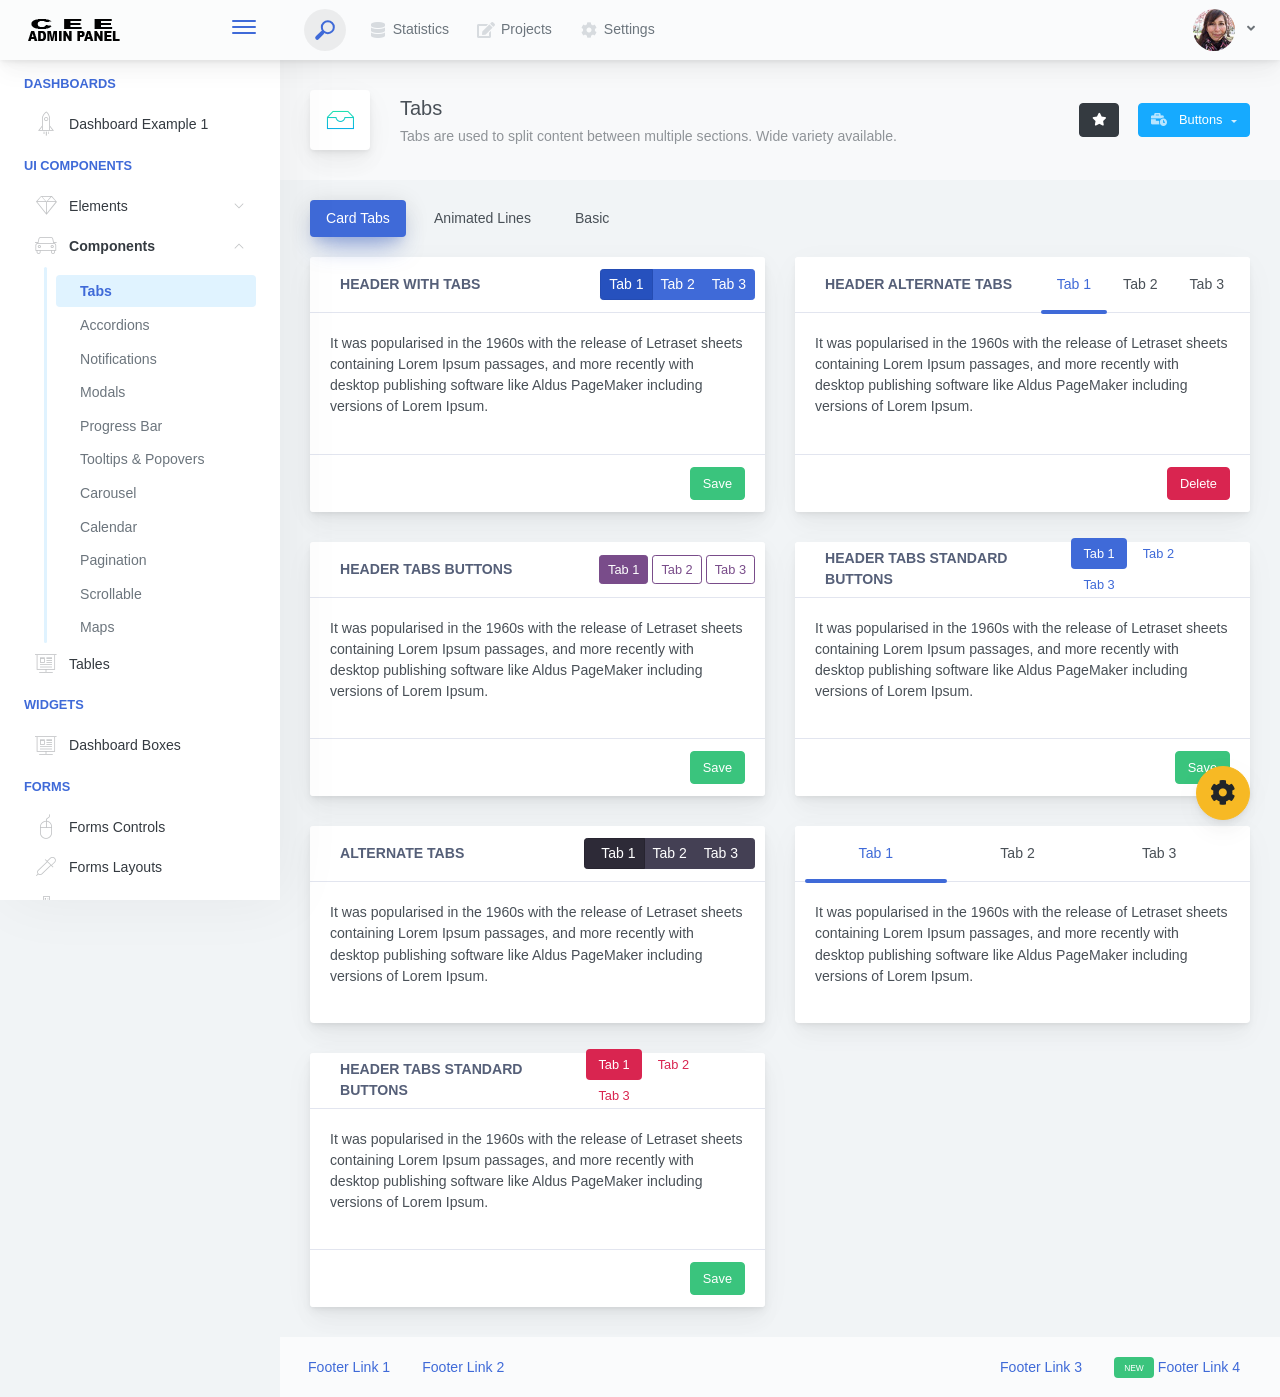
<file: CEE/adminpanel/admin/components-tabs.html>
<!doctype html>
<html lang="en">

<head>
    <meta charset="utf-8">
    <meta http-equiv="X-UA-Compatible" content="IE=edge">
    <meta http-equiv="Content-Language" content="en">
    <meta http-equiv="Content-Type" content="text/html; charset=utf-8"/>
    <title>Tabs - Tabs are used to split content between multiple sections. Wide variety available.</title>
    <meta name="viewport" content="width=device-width, initial-scale=1, maximum-scale=1, user-scalable=no, shrink-to-fit=no" />
    <meta name="description" content="Tabs are used to split content between multiple sections. Wide variety available.">
    <meta name="msapplication-tap-highlight" content="no">
    <!--
    =========================================================
    * ArchitectUI HTML Theme Dashboard - v1.0.0
    =========================================================
    * Product Page: https://dashboardpack.com
    * Copyright 2019 DashboardPack (https://dashboardpack.com)
    * Licensed under MIT (https://github.com/DashboardPack/architectui-html-theme-free/blob/master/LICENSE)
    =========================================================
    * The above copyright notice and this permission notice shall be included in all copies or substantial portions of the Software.
    -->
<link href="./main.css" rel="stylesheet"></head>
<body>
    <div class="app-container app-theme-white body-tabs-shadow fixed-sidebar fixed-header">
        <div class="app-header header-shadow">
            <div class="app-header__logo">
                <div class="logo-src"></div>
                <div class="header__pane ml-auto">
                    <div>
                        <button type="button" class="hamburger close-sidebar-btn hamburger--elastic" data-class="closed-sidebar">
                            <span class="hamburger-box">
                                <span class="hamburger-inner"></span>
                            </span>
                        </button>
                    </div>
                </div>
            </div>
            <div class="app-header__mobile-menu">
                <div>
                    <button type="button" class="hamburger hamburger--elastic mobile-toggle-nav">
                        <span class="hamburger-box">
                            <span class="hamburger-inner"></span>
                        </span>
                    </button>
                </div>
            </div>
            <div class="app-header__menu">
                <span>
                    <button type="button" class="btn-icon btn-icon-only btn btn-primary btn-sm mobile-toggle-header-nav">
                        <span class="btn-icon-wrapper">
                            <i class="fa fa-ellipsis-v fa-w-6"></i>
                        </span>
                    </button>
                </span>
            </div>    <div class="app-header__content">
                <div class="app-header-left">
                    <div class="search-wrapper">
                        <div class="input-holder">
                            <input type="text" class="search-input" placeholder="Type to search">
                            <button class="search-icon"><span></span></button>
                        </div>
                        <button class="close"></button>
                    </div>
                    <ul class="header-menu nav">
                        <li class="nav-item">
                            <a href="javascript:void(0);" class="nav-link">
                                <i class="nav-link-icon fa fa-database"> </i>
                                Statistics
                            </a>
                        </li>
                        <li class="btn-group nav-item">
                            <a href="javascript:void(0);" class="nav-link">
                                <i class="nav-link-icon fa fa-edit"></i>
                                Projects
                            </a>
                        </li>
                        <li class="dropdown nav-item">
                            <a href="javascript:void(0);" class="nav-link">
                                <i class="nav-link-icon fa fa-cog"></i>
                                Settings
                            </a>
                        </li>
                    </ul>        </div>
                <div class="app-header-right">
                    <div class="header-btn-lg pr-0">
                        <div class="widget-content p-0">
                            <div class="widget-content-wrapper">
                                <div class="widget-content-left">
                                    <div class="btn-group">
                                        <a data-toggle="dropdown" aria-haspopup="true" aria-expanded="false" class="p-0 btn">
                                            <img width="42" class="rounded-circle" src="assets/images/avatars/1.jpg" alt="">
                                            <i class="fa fa-angle-down ml-2 opacity-8"></i>
                                        </a>
                                        <div tabindex="-1" role="menu" aria-hidden="true" class="dropdown-menu dropdown-menu-right">
                                            <button type="button" tabindex="0" class="dropdown-item">User Account</button>
                                            <button type="button" tabindex="0" class="dropdown-item">Settings</button>
                                            <h6 tabindex="-1" class="dropdown-header">Header</h6>
                                            <button type="button" tabindex="0" class="dropdown-item">Actions</button>
                                            <div tabindex="-1" class="dropdown-divider"></div>
                                            <button type="button" tabindex="0" class="dropdown-item">Dividers</button>
                                        </div>
                                    </div>
                                </div>
                                <div class="widget-content-left  ml-3 header-user-info">
                                    <div class="widget-heading">
                                        Alina Mclourd
                                    </div>
                                    <div class="widget-subheading">
                                        VP People Manager
                                    </div>
                                </div>
                                <div class="widget-content-right header-user-info ml-3">
                                    <button type="button" class="btn-shadow p-1 btn btn-primary btn-sm show-toastr-example">
                                        <i class="fa text-white fa-calendar pr-1 pl-1"></i>
                                    </button>
                                </div>
                            </div>
                        </div>
                    </div>        </div>
            </div>
        </div>        <div class="ui-theme-settings">
            <button type="button" id="TooltipDemo" class="btn-open-options btn btn-warning">
                <i class="fa fa-cog fa-w-16 fa-spin fa-2x"></i>
            </button>
            <div class="theme-settings__inner">
                <div class="scrollbar-container">
                    <div class="theme-settings__options-wrapper">
                        <h3 class="themeoptions-heading">Layout Options
                        </h3>
                        <div class="p-3">
                            <ul class="list-group">
                                <li class="list-group-item">
                                    <div class="widget-content p-0">
                                        <div class="widget-content-wrapper">
                                            <div class="widget-content-left mr-3">
                                                <div class="switch has-switch switch-container-class" data-class="fixed-header">
                                                    <div class="switch-animate switch-on">
                                                        <input type="checkbox" checked data-toggle="toggle" data-onstyle="success">
                                                    </div>
                                                </div>
                                            </div>
                                            <div class="widget-content-left">
                                                <div class="widget-heading">Fixed Header
                                                </div>
                                                <div class="widget-subheading">Makes the header top fixed, always visible!
                                                </div>
                                            </div>
                                        </div>
                                    </div>
                                </li>
                                <li class="list-group-item">
                                    <div class="widget-content p-0">
                                        <div class="widget-content-wrapper">
                                            <div class="widget-content-left mr-3">
                                                <div class="switch has-switch switch-container-class" data-class="fixed-sidebar">
                                                    <div class="switch-animate switch-on">
                                                        <input type="checkbox" checked data-toggle="toggle" data-onstyle="success">
                                                    </div>
                                                </div>
                                            </div>
                                            <div class="widget-content-left">
                                                <div class="widget-heading">Fixed Sidebar
                                                </div>
                                                <div class="widget-subheading">Makes the sidebar left fixed, always visible!
                                                </div>
                                            </div>
                                        </div>
                                    </div>
                                </li>
                                <li class="list-group-item">
                                    <div class="widget-content p-0">
                                        <div class="widget-content-wrapper">
                                            <div class="widget-content-left mr-3">
                                                <div class="switch has-switch switch-container-class" data-class="fixed-footer">
                                                    <div class="switch-animate switch-off">
                                                        <input type="checkbox" data-toggle="toggle" data-onstyle="success">
                                                    </div>
                                                </div>
                                            </div>
                                            <div class="widget-content-left">
                                                <div class="widget-heading">Fixed Footer
                                                </div>
                                                <div class="widget-subheading">Makes the app footer bottom fixed, always visible!
                                                </div>
                                            </div>
                                        </div>
                                    </div>
                                </li>
                            </ul>
                        </div>
                        <h3 class="themeoptions-heading">
                            <div>
                                Header Options
                            </div>
                            <button type="button" class="btn-pill btn-shadow btn-wide ml-auto btn btn-focus btn-sm switch-header-cs-class" data-class="">
                                Restore Default
                            </button>
                        </h3>
                        <div class="p-3">
                            <ul class="list-group">
                                <li class="list-group-item">
                                    <h5 class="pb-2">Choose Color Scheme
                                    </h5>
                                    <div class="theme-settings-swatches">
                                        <div class="swatch-holder bg-primary switch-header-cs-class" data-class="bg-primary header-text-light">
                                        </div>
                                        <div class="swatch-holder bg-secondary switch-header-cs-class" data-class="bg-secondary header-text-light">
                                        </div>
                                        <div class="swatch-holder bg-success switch-header-cs-class" data-class="bg-success header-text-dark">
                                        </div>
                                        <div class="swatch-holder bg-info switch-header-cs-class" data-class="bg-info header-text-dark">
                                        </div>
                                        <div class="swatch-holder bg-warning switch-header-cs-class" data-class="bg-warning header-text-dark">
                                        </div>
                                        <div class="swatch-holder bg-danger switch-header-cs-class" data-class="bg-danger header-text-light">
                                        </div>
                                        <div class="swatch-holder bg-light switch-header-cs-class" data-class="bg-light header-text-dark">
                                        </div>
                                        <div class="swatch-holder bg-dark switch-header-cs-class" data-class="bg-dark header-text-light">
                                        </div>
                                        <div class="swatch-holder bg-focus switch-header-cs-class" data-class="bg-focus header-text-light">
                                        </div>
                                        <div class="swatch-holder bg-alternate switch-header-cs-class" data-class="bg-alternate header-text-light">
                                        </div>
                                        <div class="divider">
                                        </div>
                                        <div class="swatch-holder bg-vicious-stance switch-header-cs-class" data-class="bg-vicious-stance header-text-light">
                                        </div>
                                        <div class="swatch-holder bg-midnight-bloom switch-header-cs-class" data-class="bg-midnight-bloom header-text-light">
                                        </div>
                                        <div class="swatch-holder bg-night-sky switch-header-cs-class" data-class="bg-night-sky header-text-light">
                                        </div>
                                        <div class="swatch-holder bg-slick-carbon switch-header-cs-class" data-class="bg-slick-carbon header-text-light">
                                        </div>
                                        <div class="swatch-holder bg-asteroid switch-header-cs-class" data-class="bg-asteroid header-text-light">
                                        </div>
                                        <div class="swatch-holder bg-royal switch-header-cs-class" data-class="bg-royal header-text-light">
                                        </div>
                                        <div class="swatch-holder bg-warm-flame switch-header-cs-class" data-class="bg-warm-flame header-text-dark">
                                        </div>
                                        <div class="swatch-holder bg-night-fade switch-header-cs-class" data-class="bg-night-fade header-text-dark">
                                        </div>
                                        <div class="swatch-holder bg-sunny-morning switch-header-cs-class" data-class="bg-sunny-morning header-text-dark">
                                        </div>
                                        <div class="swatch-holder bg-tempting-azure switch-header-cs-class" data-class="bg-tempting-azure header-text-dark">
                                        </div>
                                        <div class="swatch-holder bg-amy-crisp switch-header-cs-class" data-class="bg-amy-crisp header-text-dark">
                                        </div>
                                        <div class="swatch-holder bg-heavy-rain switch-header-cs-class" data-class="bg-heavy-rain header-text-dark">
                                        </div>
                                        <div class="swatch-holder bg-mean-fruit switch-header-cs-class" data-class="bg-mean-fruit header-text-dark">
                                        </div>
                                        <div class="swatch-holder bg-malibu-beach switch-header-cs-class" data-class="bg-malibu-beach header-text-light">
                                        </div>
                                        <div class="swatch-holder bg-deep-blue switch-header-cs-class" data-class="bg-deep-blue header-text-dark">
                                        </div>
                                        <div class="swatch-holder bg-ripe-malin switch-header-cs-class" data-class="bg-ripe-malin header-text-light">
                                        </div>
                                        <div class="swatch-holder bg-arielle-smile switch-header-cs-class" data-class="bg-arielle-smile header-text-light">
                                        </div>
                                        <div class="swatch-holder bg-plum-plate switch-header-cs-class" data-class="bg-plum-plate header-text-light">
                                        </div>
                                        <div class="swatch-holder bg-happy-fisher switch-header-cs-class" data-class="bg-happy-fisher header-text-dark">
                                        </div>
                                        <div class="swatch-holder bg-happy-itmeo switch-header-cs-class" data-class="bg-happy-itmeo header-text-light">
                                        </div>
                                        <div class="swatch-holder bg-mixed-hopes switch-header-cs-class" data-class="bg-mixed-hopes header-text-light">
                                        </div>
                                        <div class="swatch-holder bg-strong-bliss switch-header-cs-class" data-class="bg-strong-bliss header-text-light">
                                        </div>
                                        <div class="swatch-holder bg-grow-early switch-header-cs-class" data-class="bg-grow-early header-text-light">
                                        </div>
                                        <div class="swatch-holder bg-love-kiss switch-header-cs-class" data-class="bg-love-kiss header-text-light">
                                        </div>
                                        <div class="swatch-holder bg-premium-dark switch-header-cs-class" data-class="bg-premium-dark header-text-light">
                                        </div>
                                        <div class="swatch-holder bg-happy-green switch-header-cs-class" data-class="bg-happy-green header-text-light">
                                        </div>
                                    </div>
                                </li>
                            </ul>
                        </div>
                        <h3 class="themeoptions-heading">
                            <div>Sidebar Options</div>
                            <button type="button" class="btn-pill btn-shadow btn-wide ml-auto btn btn-focus btn-sm switch-sidebar-cs-class" data-class="">
                                Restore Default
                            </button>
                        </h3>
                        <div class="p-3">
                            <ul class="list-group">
                                <li class="list-group-item">
                                    <h5 class="pb-2">Choose Color Scheme
                                    </h5>
                                    <div class="theme-settings-swatches">
                                        <div class="swatch-holder bg-primary switch-sidebar-cs-class" data-class="bg-primary sidebar-text-light">
                                        </div>
                                        <div class="swatch-holder bg-secondary switch-sidebar-cs-class" data-class="bg-secondary sidebar-text-light">
                                        </div>
                                        <div class="swatch-holder bg-success switch-sidebar-cs-class" data-class="bg-success sidebar-text-dark">
                                        </div>
                                        <div class="swatch-holder bg-info switch-sidebar-cs-class" data-class="bg-info sidebar-text-dark">
                                        </div>
                                        <div class="swatch-holder bg-warning switch-sidebar-cs-class" data-class="bg-warning sidebar-text-dark">
                                        </div>
                                        <div class="swatch-holder bg-danger switch-sidebar-cs-class" data-class="bg-danger sidebar-text-light">
                                        </div>
                                        <div class="swatch-holder bg-light switch-sidebar-cs-class" data-class="bg-light sidebar-text-dark">
                                        </div>
                                        <div class="swatch-holder bg-dark switch-sidebar-cs-class" data-class="bg-dark sidebar-text-light">
                                        </div>
                                        <div class="swatch-holder bg-focus switch-sidebar-cs-class" data-class="bg-focus sidebar-text-light">
                                        </div>
                                        <div class="swatch-holder bg-alternate switch-sidebar-cs-class" data-class="bg-alternate sidebar-text-light">
                                        </div>
                                        <div class="divider">
                                        </div>
                                        <div class="swatch-holder bg-vicious-stance switch-sidebar-cs-class" data-class="bg-vicious-stance sidebar-text-light">
                                        </div>
                                        <div class="swatch-holder bg-midnight-bloom switch-sidebar-cs-class" data-class="bg-midnight-bloom sidebar-text-light">
                                        </div>
                                        <div class="swatch-holder bg-night-sky switch-sidebar-cs-class" data-class="bg-night-sky sidebar-text-light">
                                        </div>
                                        <div class="swatch-holder bg-slick-carbon switch-sidebar-cs-class" data-class="bg-slick-carbon sidebar-text-light">
                                        </div>
                                        <div class="swatch-holder bg-asteroid switch-sidebar-cs-class" data-class="bg-asteroid sidebar-text-light">
                                        </div>
                                        <div class="swatch-holder bg-royal switch-sidebar-cs-class" data-class="bg-royal sidebar-text-light">
                                        </div>
                                        <div class="swatch-holder bg-warm-flame switch-sidebar-cs-class" data-class="bg-warm-flame sidebar-text-dark">
                                        </div>
                                        <div class="swatch-holder bg-night-fade switch-sidebar-cs-class" data-class="bg-night-fade sidebar-text-dark">
                                        </div>
                                        <div class="swatch-holder bg-sunny-morning switch-sidebar-cs-class" data-class="bg-sunny-morning sidebar-text-dark">
                                        </div>
                                        <div class="swatch-holder bg-tempting-azure switch-sidebar-cs-class" data-class="bg-tempting-azure sidebar-text-dark">
                                        </div>
                                        <div class="swatch-holder bg-amy-crisp switch-sidebar-cs-class" data-class="bg-amy-crisp sidebar-text-dark">
                                        </div>
                                        <div class="swatch-holder bg-heavy-rain switch-sidebar-cs-class" data-class="bg-heavy-rain sidebar-text-dark">
                                        </div>
                                        <div class="swatch-holder bg-mean-fruit switch-sidebar-cs-class" data-class="bg-mean-fruit sidebar-text-dark">
                                        </div>
                                        <div class="swatch-holder bg-malibu-beach switch-sidebar-cs-class" data-class="bg-malibu-beach sidebar-text-light">
                                        </div>
                                        <div class="swatch-holder bg-deep-blue switch-sidebar-cs-class" data-class="bg-deep-blue sidebar-text-dark">
                                        </div>
                                        <div class="swatch-holder bg-ripe-malin switch-sidebar-cs-class" data-class="bg-ripe-malin sidebar-text-light">
                                        </div>
                                        <div class="swatch-holder bg-arielle-smile switch-sidebar-cs-class" data-class="bg-arielle-smile sidebar-text-light">
                                        </div>
                                        <div class="swatch-holder bg-plum-plate switch-sidebar-cs-class" data-class="bg-plum-plate sidebar-text-light">
                                        </div>
                                        <div class="swatch-holder bg-happy-fisher switch-sidebar-cs-class" data-class="bg-happy-fisher sidebar-text-dark">
                                        </div>
                                        <div class="swatch-holder bg-happy-itmeo switch-sidebar-cs-class" data-class="bg-happy-itmeo sidebar-text-light">
                                        </div>
                                        <div class="swatch-holder bg-mixed-hopes switch-sidebar-cs-class" data-class="bg-mixed-hopes sidebar-text-light">
                                        </div>
                                        <div class="swatch-holder bg-strong-bliss switch-sidebar-cs-class" data-class="bg-strong-bliss sidebar-text-light">
                                        </div>
                                        <div class="swatch-holder bg-grow-early switch-sidebar-cs-class" data-class="bg-grow-early sidebar-text-light">
                                        </div>
                                        <div class="swatch-holder bg-love-kiss switch-sidebar-cs-class" data-class="bg-love-kiss sidebar-text-light">
                                        </div>
                                        <div class="swatch-holder bg-premium-dark switch-sidebar-cs-class" data-class="bg-premium-dark sidebar-text-light">
                                        </div>
                                        <div class="swatch-holder bg-happy-green switch-sidebar-cs-class" data-class="bg-happy-green sidebar-text-light">
                                        </div>
                                    </div>
                                </li>
                            </ul>
                        </div>
                        <h3 class="themeoptions-heading">
                            <div>Main Content Options</div>
                            <button type="button" class="btn-pill btn-shadow btn-wide ml-auto active btn btn-focus btn-sm">Restore Default
                            </button>
                        </h3>
                        <div class="p-3">
                            <ul class="list-group">
                                <li class="list-group-item">
                                    <h5 class="pb-2">Page Section Tabs
                                    </h5>
                                    <div class="theme-settings-swatches">
                                        <div role="group" class="mt-2 btn-group">
                                            <button type="button" class="btn-wide btn-shadow btn-primary btn btn-secondary switch-theme-class" data-class="body-tabs-line">
                                                Line
                                            </button>
                                            <button type="button" class="btn-wide btn-shadow btn-primary active btn btn-secondary switch-theme-class" data-class="body-tabs-shadow">
                                                Shadow
                                            </button>
                                        </div>
                                    </div>
                                </li>
                            </ul>
                        </div>
                    </div>
                </div>
            </div>
        </div>        <div class="app-main">
                <div class="app-sidebar sidebar-shadow">
                    <div class="app-header__logo">
                        <div class="logo-src"></div>
                        <div class="header__pane ml-auto">
                            <div>
                                <button type="button" class="hamburger close-sidebar-btn hamburger--elastic" data-class="closed-sidebar">
                                    <span class="hamburger-box">
                                        <span class="hamburger-inner"></span>
                                    </span>
                                </button>
                            </div>
                        </div>
                    </div>
                    <div class="app-header__mobile-menu">
                        <div>
                            <button type="button" class="hamburger hamburger--elastic mobile-toggle-nav">
                                <span class="hamburger-box">
                                    <span class="hamburger-inner"></span>
                                </span>
                            </button>
                        </div>
                    </div>
                    <div class="app-header__menu">
                        <span>
                            <button type="button" class="btn-icon btn-icon-only btn btn-primary btn-sm mobile-toggle-header-nav">
                                <span class="btn-icon-wrapper">
                                    <i class="fa fa-ellipsis-v fa-w-6"></i>
                                </span>
                            </button>
                        </span>
                    </div>    <div class="scrollbar-sidebar">
                        <div class="app-sidebar__inner">
                            <ul class="vertical-nav-menu">
                                <li class="app-sidebar__heading">Dashboards</li>
                                <li>
                                    <a href="index.html">
                                        <i class="metismenu-icon pe-7s-rocket"></i>
                                        Dashboard Example 1
                                    </a>
                                </li>
                                <li class="app-sidebar__heading">UI Components</li>
                                <li
                                    
                                    
                                    
                                    
                                    
                                    
                                    
                                    
                                >
                                    <a href="#">
                                        <i class="metismenu-icon pe-7s-diamond"></i>
                                        Elements
                                        <i class="metismenu-state-icon pe-7s-angle-down caret-left"></i>
                                    </a>
                                    <ul
                                        
                                        
                                        
                                        
                                        
                                        
                                        
                                        
                                    >
                                        <li>
                                            <a href="elements-buttons-standard.html">
                                                <i class="metismenu-icon"></i>
                                                Buttons
                                            </a>
                                        </li>
                                        <li>
                                            <a href="elements-dropdowns.html">
                                                <i class="metismenu-icon">
                                                </i>Dropdowns
                                            </a>
                                        </li>
                                        <li>
                                            <a href="elements-icons.html">
                                                <i class="metismenu-icon">
                                                </i>Icons
                                            </a>
                                        </li>
                                        <li>
                                            <a href="elements-badges-labels.html">
                                                <i class="metismenu-icon">
                                                </i>Badges
                                            </a>
                                        </li>
                                        <li>
                                            <a href="elements-cards.html">
                                                <i class="metismenu-icon">
                                                </i>Cards
                                            </a>
                                        </li>
                                        <li>
                                            <a href="elements-list-group.html">
                                                <i class="metismenu-icon">
                                                </i>List Groups
                                            </a>
                                        </li>
                                        <li>
                                            <a href="elements-navigation.html">
                                                <i class="metismenu-icon">
                                                </i>Navigation Menus
                                            </a>
                                        </li>
                                        <li>
                                            <a href="elements-utilities.html">
                                                <i class="metismenu-icon">
                                                </i>Utilities
                                            </a>
                                        </li>
                                    </ul>
                                </li>
                                <li
                                     class="mm-active"
                                    
                                    
                                    
                                    
                                    
                                    
                                    
                                    
                                    
                                    
                                >
                                    <a href="#">
                                        <i class="metismenu-icon pe-7s-car"></i>
                                        Components
                                        <i class="metismenu-state-icon pe-7s-angle-down caret-left"></i>
                                    </a>
                                    <ul
                                         class="mm-show"
                                        
                                        
                                        
                                        
                                        
                                        
                                        
                                        
                                        
                                        
                                    >
                                        <li>
                                            <a href="components-tabs.html" class="mm-active">
                                                <i class="metismenu-icon">
                                                </i>Tabs
                                            </a>
                                        </li>
                                        <li>
                                            <a href="components-accordions.html">
                                                <i class="metismenu-icon">
                                                </i>Accordions
                                            </a>
                                        </li>
                                        <li>
                                            <a href="components-notifications.html">
                                                <i class="metismenu-icon">
                                                </i>Notifications
                                            </a>
                                        </li>
                                        <li>
                                            <a href="components-modals.html">
                                                <i class="metismenu-icon">
                                                </i>Modals
                                            </a>
                                        </li>
                                        <li>
                                            <a href="components-progress-bar.html">
                                                <i class="metismenu-icon">
                                                </i>Progress Bar
                                            </a>
                                        </li>
                                        <li>
                                            <a href="components-tooltips-popovers.html">
                                                <i class="metismenu-icon">
                                                </i>Tooltips &amp; Popovers
                                            </a>
                                        </li>
                                        <li>
                                            <a href="components-carousel.html">
                                                <i class="metismenu-icon">
                                                </i>Carousel
                                            </a>
                                        </li>
                                        <li>
                                            <a href="components-calendar.html">
                                                <i class="metismenu-icon">
                                                </i>Calendar
                                            </a>
                                        </li>
                                        <li>
                                            <a href="components-pagination.html">
                                                <i class="metismenu-icon">
                                                </i>Pagination
                                            </a>
                                        </li>
                                        <li>
                                            <a href="components-scrollable-elements.html">
                                                <i class="metismenu-icon">
                                                </i>Scrollable
                                            </a>
                                        </li>
                                        <li>
                                            <a href="components-maps.html">
                                                <i class="metismenu-icon">
                                                </i>Maps
                                            </a>
                                        </li>
                                    </ul>
                                </li>
                                <li  >
                                    <a href="tables-regular.html">
                                        <i class="metismenu-icon pe-7s-display2"></i>
                                        Tables
                                    </a>
                                </li>
                                <li class="app-sidebar__heading">Widgets</li>
                                <li>
                                    <a href="dashboard-boxes.html">
                                        <i class="metismenu-icon pe-7s-display2"></i>
                                        Dashboard Boxes
                                    </a>
                                </li>
                                <li class="app-sidebar__heading">Forms</li>
                                <li>
                                    <a href="forms-controls.html">
                                        <i class="metismenu-icon pe-7s-mouse">
                                        </i>Forms Controls
                                    </a>
                                </li>
                                <li>
                                    <a href="forms-layouts.html">
                                        <i class="metismenu-icon pe-7s-eyedropper">
                                        </i>Forms Layouts
                                    </a>
                                </li>
                                <li>
                                    <a href="forms-validation.html">
                                        <i class="metismenu-icon pe-7s-pendrive">
                                        </i>Forms Validation
                                    </a>
                                </li>
                                <li class="app-sidebar__heading">Charts</li>
                                <li>
                                    <a href="charts-chartjs.html">
                                        <i class="metismenu-icon pe-7s-graph2">
                                        </i>ChartJS
                                    </a>
                                </li>
                                <li class="app-sidebar__heading">PRO Version</li>
                                <li>
                                    <a href="https://dashboardpack.com/theme-details/architectui-dashboard-html-pro/" target="_blank">
                                        <i class="metismenu-icon pe-7s-graph2">
                                        </i>
                                        Upgrade to PRO
                                    </a>
                                </li>
                            </ul>
                        </div>
                    </div>
                </div>    <div class="app-main__outer">
                    <div class="app-main__inner">
                        <div class="app-page-title">
                            <div class="page-title-wrapper">
                                <div class="page-title-heading">
                                    <div class="page-title-icon">
                                        <i class="pe-7s-drawer icon-gradient bg-happy-itmeo">
                                        </i>
                                    </div>
                                    <div>Tabs
                                        <div class="page-title-subheading">Tabs are used to split content between multiple sections. Wide variety available.
                                        </div>
                                    </div>
                                </div>
                                <div class="page-title-actions">
                                    <button type="button" data-toggle="tooltip" title="Example Tooltip" data-placement="bottom" class="btn-shadow mr-3 btn btn-dark">
                                        <i class="fa fa-star"></i>
                                    </button>
                                    <div class="d-inline-block dropdown">
                                        <button type="button" data-toggle="dropdown" aria-haspopup="true" aria-expanded="false" class="btn-shadow dropdown-toggle btn btn-info">
                                            <span class="btn-icon-wrapper pr-2 opacity-7">
                                                <i class="fa fa-business-time fa-w-20"></i>
                                            </span>
                                            Buttons
                                        </button>
                                        <div tabindex="-1" role="menu" aria-hidden="true" class="dropdown-menu dropdown-menu-right">
                                            <ul class="nav flex-column">
                                                <li class="nav-item">
                                                    <a href="javascript:void(0);" class="nav-link">
                                                        <i class="nav-link-icon lnr-inbox"></i>
                                                        <span>
                                                            Inbox
                                                        </span>
                                                        <div class="ml-auto badge badge-pill badge-secondary">86</div>
                                                    </a>
                                                </li>
                                                <li class="nav-item">
                                                    <a href="javascript:void(0);" class="nav-link">
                                                        <i class="nav-link-icon lnr-book"></i>
                                                        <span>
                                                            Book
                                                        </span>
                                                        <div class="ml-auto badge badge-pill badge-danger">5</div>
                                                    </a>
                                                </li>
                                                <li class="nav-item">
                                                    <a href="javascript:void(0);" class="nav-link">
                                                        <i class="nav-link-icon lnr-picture"></i>
                                                        <span>
                                                            Picture
                                                        </span>
                                                    </a>
                                                </li>
                                                <li class="nav-item">
                                                    <a disabled href="javascript:void(0);" class="nav-link disabled">
                                                        <i class="nav-link-icon lnr-file-empty"></i>
                                                        <span>
                                                            File Disabled
                                                        </span>
                                                    </a>
                                                </li>
                                            </ul>
                                        </div>
                                    </div>
                                </div>    </div>
                        </div>            <ul class="body-tabs body-tabs-layout tabs-animated body-tabs-animated nav">
                            <li class="nav-item">
                                <a role="tab" class="nav-link active" id="tab-0" data-toggle="tab" href="#tab-content-0">
                                    <span>Card Tabs</span>
                                </a>
                            </li>
                            <li class="nav-item">
                                <a role="tab" class="nav-link" id="tab-1" data-toggle="tab" href="#tab-content-1">
                                    <span>Animated Lines</span>
                                </a>
                            </li>
                            <li class="nav-item">
                                <a role="tab" class="nav-link" id="tab-2" data-toggle="tab" href="#tab-content-2">
                                    <span>Basic</span>
                                </a>
                            </li>
                        </ul>
                        <div class="tab-content">
                            <div class="tab-pane tabs-animation fade show active" id="tab-content-0" role="tabpanel">
                                <div class="row">
                                    <div class="col-md-6">
                                        <div class="main-card mb-3 card">
                                            <div class="card-header"><i class="header-icon lnr-license icon-gradient bg-plum-plate"> </i>Header with Tabs
                                                <div class="btn-actions-pane-right">
                                                    <div role="group" class="btn-group-sm nav btn-group">
                                                        <a data-toggle="tab" href="#tab-eg1-0" class="btn-shadow active btn btn-primary">Tab 1</a>
                                                        <a data-toggle="tab" href="#tab-eg1-1" class="btn-shadow  btn btn-primary">Tab 2</a>
                                                        <a data-toggle="tab" href="#tab-eg1-2" class="btn-shadow  btn btn-primary">Tab 3</a>
                                                    </div>
                                                </div>
                                            </div>
                                            <div class="card-body">
                                                <div class="tab-content">
                                                    <div class="tab-pane active" id="tab-eg1-0" role="tabpanel"><p>It was popularised in the 1960s with the release of Letraset sheets containing Lorem Ipsum passages, and more recently with desktop publishing
                                                        software like Aldus PageMaker
                                                        including versions of Lorem Ipsum.</p></div>
                                                    <div class="tab-pane" id="tab-eg1-1" role="tabpanel"><p>Like Aldus PageMaker including versions of Lorem. It has survived not only five centuries, but also the leap into electronic typesetting, remaining
                                                        essentially unchanged. </p></div>
                                                    <div class="tab-pane" id="tab-eg1-2" role="tabpanel"><p>Lorem Ipsum has been the industry's standard dummy text ever since the 1500s, when an unknown printer took a galley of type and scrambled it to make a
                                                        type specimen book. It has
                                                        survived not only five centuries, but also the leap into electronic typesetting, remaining essentially unchanged. </p></div>
                                                </div>
                                            </div>
                                            <div class="d-block text-right card-footer">
                                                <a href="javascript:void(0);" class="btn-wide btn btn-success">Save</a>
                                            </div>
                                        </div>
                                        <div class="main-card mb-3 card">
                                            <div class="card-header"><i class="header-icon lnr-license icon-gradient bg-plum-plate"> </i>Header Tabs Buttons
                                                <div class="btn-actions-pane-right">
                                                    <div class="nav">
                                                        <a data-toggle="tab" href="#tab-eg2-0" class="btn-pill btn-wide active btn btn-outline-alternate btn-sm">Tab 1</a>
                                                        <a data-toggle="tab" href="#tab-eg2-1" class="btn-pill btn-wide mr-1 ml-1  btn btn-outline-alternate btn-sm">Tab 2</a>
                                                        <a data-toggle="tab" href="#tab-eg2-2" class="btn-pill btn-wide  btn btn-outline-alternate btn-sm">Tab 3</a>
                                                    </div>
                                                </div>
                                            </div>
                                            <div class="card-body">
                                                <div class="tab-content">
                                                    <div class="tab-pane active" id="tab-eg2-0" role="tabpanel"><p>It was popularised in the 1960s with the release of Letraset sheets containing Lorem Ipsum passages, and more recently with desktop publishing
                                                        software like Aldus PageMaker
                                                        including versions of Lorem Ipsum.</p></div>
                                                    <div class="tab-pane" id="tab-eg2-1" role="tabpanel"><p>Like Aldus PageMaker including versions of Lorem. It has survived not only five centuries, but also the leap into electronic typesetting, remaining
                                                        essentially unchanged. </p></div>
                                                    <div class="tab-pane" id="tab-eg2-2" role="tabpanel"><p>Lorem Ipsum has been the industry's standard dummy text ever since the 1500s, when an unknown printer took a galley of type and scrambled it to make a
                                                        type specimen book. It has
                                                        survived not only five centuries, but also the leap into electronic typesetting, remaining essentially unchanged. </p></div>
                                                </div>
                                            </div>
                                            <div class="d-block text-right card-footer">
                                                <a href="javascript:void(0);" class="btn-wide btn btn-success">Save</a>
                                            </div>
                                        </div>
                                        <div class="main-card mb-3 card">
                                            <div class="card-header"><i class="header-icon lnr-gift icon-gradient bg-mixed-hopes"> </i>Alternate Tabs
                                                <div class="btn-actions-pane-right">
                                                    <div role="group" class="btn-group-sm nav btn-group">
                                                        <a data-toggle="tab" href="#tab-eg3-0" class="btn-pill pl-3 active btn btn-focus">Tab 1</a>
                                                        <a data-toggle="tab" href="#tab-eg3-1" class="btn btn-focus">Tab 2</a>
                                                        <a data-toggle="tab" href="#tab-eg3-2" class="btn-pill pr-3  btn btn-focus">Tab 3</a>
                                                    </div>
                                                </div>
                                            </div>
                                            <div class="card-body">
                                                <div class="tab-content">
                                                    <div class="tab-pane active" id="tab-eg3-0" role="tabpanel"><p>It was popularised in the 1960s with the release of Letraset sheets containing Lorem Ipsum passages, and more recently with desktop publishing
                                                        software like Aldus PageMaker
                                                        including versions of Lorem Ipsum.</p></div>
                                                    <div class="tab-pane" id="tab-eg3-1" role="tabpanel"><p>Like Aldus PageMaker including versions of Lorem. It has survived not only five centuries, but also the leap into electronic typesetting, remaining
                                                        essentially unchanged. </p></div>
                                                    <div class="tab-pane" id="tab-eg3-2" role="tabpanel"><p>Lorem Ipsum has been the industry's standard dummy text ever since the 1500s, when an unknown printer took a galley of type and scrambled it to make a
                                                        type specimen book. It has
                                                        survived not only five centuries, but also the leap into electronic typesetting, remaining essentially unchanged. </p></div>
                                                </div>
                                            </div>
                                        </div>
                                        <div class="main-card mb-3 card">
                                            <div class="card-header"><i class="header-icon lnr-gift icon-gradient bg-grow-early"> </i>Header Tabs Standard Buttons
                                                <div class="btn-actions-pane-right">
                                                    <div class="nav">
                                                        <a data-toggle="tab" href="#tab-eg4-0" class="border-0 btn-pill btn-wide btn-transition active btn btn-outline-danger">Tab 1</a>
                                                        <a data-toggle="tab" href="#tab-eg4-1" class="mr-1 ml-1 btn-pill btn-wide border-0 btn-transition  btn btn-outline-danger">Tab 2</a>
                                                        <a data-toggle="tab" href="#tab-eg4-2" class="border-0 btn-pill btn-wide btn-transition  btn btn-outline-danger">Tab 3</a>
                                                    </div>
                                                </div>
                                            </div>
                                            <div class="card-body">
                                                <div class="tab-content">
                                                    <div class="tab-pane active" id="tab-eg4-0" role="tabpanel"><p>It was popularised in the 1960s with the release of Letraset sheets containing Lorem Ipsum passages, and more recently with desktop publishing
                                                        software like Aldus PageMaker
                                                        including versions of Lorem Ipsum.</p></div>
                                                    <div class="tab-pane" id="tab-eg4-1" role="tabpanel"><p>Like Aldus PageMaker including versions of Lorem. It has survived not only five centuries, but also the leap into electronic typesetting, remaining
                                                        essentially unchanged. </p></div>
                                                    <div class="tab-pane" id="tab-eg4-2" role="tabpanel"><p>Lorem Ipsum has been the industry's standard dummy text ever since the 1500s, when an unknown printer took a galley of type and scrambled it to make a
                                                        type specimen book. It has
                                                        survived not only five centuries, but also the leap into electronic typesetting, remaining essentially unchanged. </p></div>
                                                </div>
                                            </div>
                                            <div class="d-block text-right card-footer">
                                                <a href="javascript:void(0);" class="btn-wide btn btn-success">Save</a>
                                            </div>
                                        </div>
                                    </div>
                                    <div class="col-md-6">
                                        <div class="mb-3 card">
                                            <div class="card-header-tab card-header">
                                                <div class="card-header-title">
                                                    <i class="header-icon lnr-bicycle icon-gradient bg-love-kiss"> </i>
                                                    Header Alternate Tabs
                                                </div>
                                                <ul class="nav">
                                                    <li class="nav-item"><a data-toggle="tab" href="#tab-eg5-0" class="active nav-link">Tab 1</a></li>
                                                    <li class="nav-item"><a data-toggle="tab" href="#tab-eg5-1" class="nav-link">Tab 2</a></li>
                                                    <li class="nav-item"><a data-toggle="tab" href="#tab-eg5-2" class="nav-link">Tab 3</a></li>
                                                </ul>
                                            </div>
                                            <div class="card-body">
                                                <div class="tab-content">
                                                    <div class="tab-pane active" id="tab-eg5-0" role="tabpanel"><p>It was popularised in the 1960s with the release of Letraset sheets containing Lorem Ipsum passages, and more recently with desktop publishing
                                                        software like Aldus PageMaker
                                                        including versions of Lorem Ipsum.</p></div>
                                                    <div class="tab-pane" id="tab-eg5-1" role="tabpanel"><p>Like Aldus PageMaker including versions of Lorem. It has survived not only five centuries, but also the leap into electronic typesetting, remaining
                                                        essentially unchanged. </p></div>
                                                    <div class="tab-pane" id="tab-eg5-2" role="tabpanel"><p>Lorem Ipsum has been the industry's standard dummy text ever since the 1500s, when an unknown printer took a galley of type and scrambled it to make a
                                                        type specimen book. It has
                                                        survived not only five centuries, but also the leap into electronic typesetting, remaining essentially unchanged. </p></div>
                                                </div>
                                            </div>
                                            <div class="d-block text-right card-footer">
                                                <a href="javascript:void(0);" class="btn-wide btn-shadow btn btn-danger">Delete</a>
                                            </div>
                                        </div>
                                        <div class="main-card mb-3 card">
                                            <div class="card-header"><i class="header-icon lnr-gift icon-gradient bg-grow-early"> </i>Header Tabs Standard Buttons
                                                <div class="btn-actions-pane-right">
                                                    <div class="nav">
                                                        <a data-toggle="tab" href="#tab-eg6-0" class="border-0 btn-transition active btn btn-outline-primary">Tab 1</a>
                                                        <a data-toggle="tab" href="#tab-eg6-1" class="mr-1 ml-1 border-0 btn-transition  btn btn-outline-primary">Tab 2</a>
                                                        <a data-toggle="tab" href="#tab-eg6-2" class="border-0 btn-transition  btn btn-outline-primary">Tab 3</a>
                                                    </div>
                                                </div>
                                            </div>
                                            <div class="card-body">
                                                <div class="tab-content">
                                                    <div class="tab-pane active" id="tab-eg6-0" role="tabpanel"><p>It was popularised in the 1960s with the release of Letraset sheets containing Lorem Ipsum passages, and more recently with desktop publishing
                                                        software like Aldus PageMaker
                                                        including versions of Lorem Ipsum.</p></div>
                                                    <div class="tab-pane" id="tab-eg6-1" role="tabpanel"><p>Like Aldus PageMaker including versions of Lorem. It has survived not only five centuries, but also the leap into electronic typesetting, remaining
                                                        essentially unchanged. </p></div>
                                                    <div class="tab-pane" id="tab-eg6-2" role="tabpanel"><p>Lorem Ipsum has been the industry's standard dummy text ever since the 1500s, when an unknown printer took a galley of type and scrambled it to make a
                                                        type specimen book. It has
                                                        survived not only five centuries, but also the leap into electronic typesetting, remaining essentially unchanged. </p></div>
                                                </div>
                                            </div>
                                            <div class="d-block text-right card-footer">
                                                <a href="javascript:void(0);" class="btn-wide btn btn-success">Save</a>
                                            </div>
                                        </div>
                                        <div class="mb-3 card">
                                            <div class="card-header">
                                                <ul class="nav nav-justified">
                                                    <li class="nav-item"><a data-toggle="tab" href="#tab-eg7-0" class="active nav-link">Tab 1</a></li>
                                                    <li class="nav-item"><a data-toggle="tab" href="#tab-eg7-1" class="nav-link">Tab 2</a></li>
                                                    <li class="nav-item"><a data-toggle="tab" href="#tab-eg7-2" class="nav-link">Tab 3</a></li>
                                                </ul>
                                            </div>
                                            <div class="card-body">
                                                <div class="tab-content">
                                                    <div class="tab-pane active" id="tab-eg7-0" role="tabpanel"><p>It was popularised in the 1960s with the release of Letraset sheets containing Lorem Ipsum passages, and more recently with desktop publishing
                                                        software like Aldus PageMaker
                                                        including versions of Lorem Ipsum.</p></div>
                                                    <div class="tab-pane" id="tab-eg7-1" role="tabpanel"><p>Like Aldus PageMaker including versions of Lorem. It has survived not only five centuries, but also the leap into electronic typesetting, remaining
                                                        essentially unchanged. </p></div>
                                                    <div class="tab-pane" id="tab-eg7-2" role="tabpanel"><p>Lorem Ipsum has been the industry's standard dummy text ever since the 1500s, when an unknown printer took a galley of type and scrambled it to make a
                                                        type specimen book. It has
                                                        survived not only five centuries, but also the leap into electronic typesetting, remaining essentially unchanged. </p></div>
                                                </div>
                                            </div>
                                        </div>
                                    </div>
                                </div>
                            </div>
                            <div class="tab-pane tabs-animation fade" id="tab-content-1" role="tabpanel">
                                <div class="row">
                                    <div class="col-md-6">
                                        <div class="mb-3 card">
                                            <div class="card-body">
                                                <ul class="tabs-animated-shadow tabs-animated nav">
                                                    <li class="nav-item">
                                                        <a role="tab" class="nav-link active" id="tab-c-0" data-toggle="tab" href="#tab-animated-0">
                                                            <span>Tab 1</span>
                                                        </a>
                                                    </li>
                                                    <li class="nav-item">
                                                        <a role="tab" class="nav-link" id="tab-c-1" data-toggle="tab" href="#tab-animated-1">
                                                            <span>Tab 2</span>
                                                        </a>
                                                    </li>
                                                    <li class="nav-item">
                                                        <a role="tab" class="nav-link" id="tab-c-2" data-toggle="tab" href="#tab-animated-2">
                                                            <span>Tab 3</span>
                                                        </a>
                                                    </li>
                                                </ul>
                                                <div class="tab-content">
                                                    <div class="tab-pane active" id="tab-animated-0" role="tabpanel">
                                                        <p class="mb-0">Lorem Ipsum has been the industry's standard dummy text ever since the 1500s, when an unknown printer took a galley of type and scrambled it to make a type specimen
                                                            book.
                                                            It has survived not only five centuries, but also the leap into electronic typesetting, remaining essentially unchanged. </p>
                                                    </div>
                                                    <div class="tab-pane" id="tab-animated-1" role="tabpanel">
                                                        <p class="mb-0">Lorem Ipsum is simply dummy text of the printing and typesetting industry. Lorem Ipsum has been the industry's standard dummy text ever since the 1500s, when an
                                                            unknown
                                                            printer took a galley of type and scrambled it to make a type specimen book. It has survived not only five centuries, but also the leap into electronic typesetting, remaining essentially unchanged. </p>
                                                    </div>
                                                    <div class="tab-pane" id="tab-animated-2" role="tabpanel">
                                                        <p class="mb-0">It was popularised in the 1960s with the release of Letraset sheets containing Lorem Ipsum passages, and more recently with desktop publishing software like Aldus
                                                            PageMaker including versions of Lorem Ipsum.</p>
                                                    </div>
                                                </div>
                                            </div>
                                        </div>
                                        <div class="mb-3 card">
                                            <div class="card-header card-header-tab-animation">
                                                <ul class="nav nav-justified">
                                                    <li class="nav-item"><a data-toggle="tab" href="#tab-eg115-0" class="active nav-link">Tab 1</a></li>
                                                    <li class="nav-item"><a data-toggle="tab" href="#tab-eg115-1" class="nav-link">Tab 2</a></li>
                                                    <li class="nav-item"><a data-toggle="tab" href="#tab-eg115-2" class="nav-link">Tab 3</a></li>
                                                </ul>
                                            </div>
                                            <div class="card-body">
                                                <div class="tab-content">
                                                    <div class="tab-pane active" id="tab-eg115-0" role="tabpanel"><p>It was popularised in the 1960s with the release of Letraset sheets containing Lorem Ipsum passages, and more recently with desktop publishing
                                                        software like Aldus PageMaker
                                                        including versions of Lorem Ipsum.</p></div>
                                                    <div class="tab-pane" id="tab-eg115-1" role="tabpanel"><p>Like Aldus PageMaker including versions of Lorem. It has survived not only five centuries, but also the leap into electronic typesetting, remaining
                                                        essentially unchanged. </p></div>
                                                    <div class="tab-pane" id="tab-eg115-2" role="tabpanel"><p>Lorem Ipsum has been the industry's standard dummy text ever since the 1500s, when an unknown printer took a galley of type and scrambled it to make a
                                                        type specimen book. It has
                                                        survived not only five centuries, but also the leap into electronic typesetting, remaining essentially unchanged. </p></div>
                                                </div>
                                            </div>
                                        </div>
                                    </div>
                                    <div class="col-md-6">
                                        <div class="mb-3 card">
                                            <div class="card-body">
                                                <ul class="tabs-animated-shadow nav-justified tabs-animated nav">
                                                    <li class="nav-item">
                                                        <a role="tab" class="nav-link active" id="tab-c1-0" data-toggle="tab" href="#tab-animated1-0">
                                                            <span class="nav-text">Tab 1</span>
                                                        </a>
                                                    </li>
                                                    <li class="nav-item">
                                                        <a role="tab" class="nav-link" id="tab-c1-1" data-toggle="tab" href="#tab-animated1-1">
                                                            <span class="nav-text">Tab 2</span>
                                                        </a>
                                                    </li>
                                                    <li class="nav-item">
                                                        <a role="tab" class="nav-link" id="tab-c1-2" data-toggle="tab" href="#tab-animated1-2">
                                                            <span class="nav-text">Tab 3</span>
                                                        </a>
                                                    </li>
                                                </ul>
                                                <div class="tab-content">
                                                    <div class="tab-pane active" id="tab-animated1-0" role="tabpanel">
                                                        <p class="mb-0">Lorem Ipsum has been the industry's standard dummy text ever since the 1500s, when an unknown printer took a galley of type and scrambled it to make a type specimen
                                                            book.
                                                            It has survived not only five centuries, but also the leap into electronic typesetting, remaining essentially unchanged. </p>
                                                    </div>
                                                    <div class="tab-pane" id="tab-animated1-1" role="tabpanel">
                                                        <p class="mb-0">Lorem Ipsum is simply dummy text of the printing and typesetting industry. Lorem Ipsum has been the industry's standard dummy text ever since the 1500s, when an
                                                            unknown
                                                            printer took a galley of type and scrambled it to make a type specimen book. It has survived not only five centuries, but also the leap into electronic typesetting, remaining essentially unchanged. </p>
                                                    </div>
                                                    <div class="tab-pane" id="tab-animated1-2" role="tabpanel">
                                                        <p class="mb-0">It was popularised in the 1960s with the release of Letraset sheets containing Lorem Ipsum passages, and more recently with desktop publishing software like Aldus
                                                            PageMaker including versions of Lorem Ipsum.</p>
                                                    </div>
                                                </div>
                                            </div>
                                        </div>
                                        <div class="mb-3 card">
                                            <div class="card-header-tab card-header-tab-animation card-header">
                                                <div class="card-header-title font-size-lg text-capitalize font-weight-normal"><i class="header-icon lnr-gift icon-gradient bg-love-kiss"> </i>Tabs Alternate Animation</div>
                                                <ul class="nav">
                                                    <li class="nav-item"><a data-toggle="tab" href="#tab-eg8-0" class="active nav-link">Tab 1</a></li>
                                                    <li class="nav-item"><a data-toggle="tab" href="#tab-eg8-1" class="nav-link">Tab 2</a></li>
                                                    <li class="nav-item"><a data-toggle="tab" href="#tab-eg8-2" class="nav-link">Tab 3</a></li>
                                                </ul>
                                            </div>
                                            <div class="card-body">
                                                <div class="tab-content">
                                                    <div class="tab-pane active" id="tab-eg8-0" role="tabpanel"><p>It was popularised in the 1960s with the release of Letraset sheets containing Lorem Ipsum passages, and more recently with desktop publishing
                                                        software like Aldus PageMaker
                                                        including versions of Lorem Ipsum.</p></div>
                                                    <div class="tab-pane" id="tab-eg8-1" role="tabpanel"><p>Like Aldus PageMaker including versions of Lorem. It has survived not only five centuries, but also the leap into electronic typesetting, remaining
                                                        essentially unchanged. </p></div>
                                                    <div class="tab-pane" id="tab-eg8-2" role="tabpanel"><p>Lorem Ipsum has been the industry's standard dummy text ever since the 1500s, when an unknown printer took a galley of type and scrambled it to make a
                                                        type specimen book. It has
                                                        survived not only five centuries, but also the leap into electronic typesetting, remaining essentially unchanged. </p></div>
                                                </div>
                                            </div>
                                            <div class="d-block text-center card-footer">
                                                <a href="javascript:void(0);" class="btn-wide btn btn-link">Link Button</a>
                                                <a href="javascript:void(0);" class="btn-wide btn-shadow btn btn-danger">Delete</a>
                                            </div>
                                        </div>
                                    </div>
                                </div>
            
                            </div>
                            <div class="tab-pane tabs-animation fade" id="tab-content-2" role="tabpanel">
                                <div class="row">
                                    <div class="col-md-6">
                                        <div class="main-card mb-3 card">
                                            <div class="card-body"><h5 class="card-title">Basic</h5>
                                                <ul class="nav nav-tabs">
                                                    <li class="nav-item"><a data-toggle="tab" href="#tab-eg10-0" class="active nav-link">Tab 1</a></li>
                                                    <li class="nav-item"><a data-toggle="tab" href="#tab-eg10-1" class="nav-link">Tab 2</a></li>
                                                    <li class="nav-item"><a data-toggle="tab" href="#tab-eg10-2" class="nav-link">Tab 3</a></li>
                                                </ul>
                                                <div class="tab-content">
                                                    <div class="tab-pane active" id="tab-eg10-0" role="tabpanel"><p>It was popularised in the 1960s with the release of Letraset sheets containing Lorem Ipsum passages, and more recently with desktop publishing
                                                        software like Aldus PageMaker
                                                        including versions of Lorem Ipsum.</p></div>
                                                    <div class="tab-pane" id="tab-eg10-1" role="tabpanel"><p>Lorem Ipsum is simply dummy text of the printing and typesetting industry. Lorem Ipsum has been the industry's standard dummy text ever since the 1500s,
                                                        when an unknown printer took a
                                                        galley of type and scrambled it to make a type specimen book. It has survived not only five centuries, but also the leap into electronic typesetting, remaining essentially unchanged. </p></div>
                                                    <div class="tab-pane" id="tab-eg10-2" role="tabpanel"><p>Lorem Ipsum has been the industry's standard dummy text ever since the 1500s, when an unknown printer took a galley of type and scrambled it to make a
                                                        type specimen book. It has
                                                        survived not only five centuries, but also the leap into electronic typesetting, remaining essentially unchanged. </p></div>
                                                </div>
                                            </div>
                                        </div>
                                        <div class="main-card mb-3 card">
                                            <div class="card-body"><h5 class="card-title">Justified Alignment</h5>
                                                <ul class="nav nav-tabs nav-justified">
                                                    <li class="nav-item"><a data-toggle="tab" href="#tab-eg11-0" class="active nav-link">Tab 1</a></li>
                                                    <li class="nav-item"><a data-toggle="tab" href="#tab-eg11-1" class="nav-link">Tab 2</a></li>
                                                    <li class="nav-item"><a data-toggle="tab" href="#tab-eg11-2" class="nav-link">Tab 3</a></li>
                                                </ul>
                                                <div class="tab-content">
                                                    <div class="tab-pane active" id="tab-eg11-0" role="tabpanel"><p>It was popularised in the 1960s with the release of Letraset sheets containing Lorem Ipsum passages, and more recently with desktop publishing
                                                        software like Aldus PageMaker
                                                        including versions of Lorem Ipsum.</p></div>
                                                    <div class="tab-pane" id="tab-eg11-1" role="tabpanel"><p>Lorem Ipsum is simply dummy text of the printing and typesetting industry. Lorem Ipsum has been the industry's standard dummy text ever since the 1500s,
                                                        when an unknown printer took a
                                                        galley of type and scrambled it to make a type specimen book. It has survived not only five centuries, but also the leap into electronic typesetting, remaining essentially unchanged. </p></div>
                                                    <div class="tab-pane" id="tab-eg11-2" role="tabpanel"><p>Lorem Ipsum has been the industry's standard dummy text ever since the 1500s, when an unknown printer took a galley of type and scrambled it to make a
                                                        type specimen book. It has
                                                        survived not only five centuries, but also the leap into electronic typesetting, remaining essentially unchanged. </p></div>
                                                </div>
                                            </div>
                                        </div>
                                        <div class="main-card mb-3 card">
                                            <div class="card-body"><h5 class="card-title">Tabs Variations</h5>
                                                <div class="mb-3">
                                                    <div role="group" class="btn-group-sm nav btn-group">
                                                        <a data-toggle="tab" href="#tab-eg12-0" class="btn-pill pl-3 active btn btn-warning">Tab 1</a>
                                                        <a data-toggle="tab" href="#tab-eg12-1" class="btn btn-warning">Tab 2</a>
                                                        <a data-toggle="tab" href="#tab-eg12-2" class="btn-pill pr-3  btn btn-warning">Tab 3</a>
                                                    </div>
                                                </div>
                                                <div class="tab-content">
                                                    <div class="tab-pane active" id="tab-eg12-0" role="tabpanel"><p>It was popularised in the 1960s with the release of Letraset sheets containing Lorem Ipsum passages, and more recently with desktop publishing
                                                        software like Aldus PageMaker
                                                        including versions of Lorem Ipsum.</p></div>
                                                    <div class="tab-pane" id="tab-eg12-1" role="tabpanel"><p>Lorem Ipsum is simply dummy text of the printing and typesetting industry. Lorem Ipsum has been the industry's standard dummy text ever since the 1500s,
                                                        when an unknown printer took a
                                                        galley of type and scrambled it to make a type specimen book. It has survived not only five centuries, but also the leap into electronic typesetting, remaining essentially unchanged. </p></div>
                                                    <div class="tab-pane" id="tab-eg12-2" role="tabpanel"><p>Lorem Ipsum has been the industry's standard dummy text ever since the 1500s, when an unknown printer took a galley of type and scrambled it to make a
                                                        type specimen book. It has
                                                        survived not only five centuries, but also the leap into electronic typesetting, remaining essentially unchanged. </p></div>
                                                </div>
                                            </div>
                                        </div>
                                    </div>
                                    <div class="col-md-6">
                                        <div class="main-card mb-3 card">
                                            <div class="card-body">
                                                <h5 class="card-title">Pills</h5>
                                                <ul class="nav nav-pills">
                                                    <li class="nav-item"><a data-toggle="tab" href="#tab-eg13-0" class="active nav-link">Pill 1</a></li>
                                                    <li class="nav-item"><a data-toggle="tab" href="#tab-eg13-1" class="nav-link">Pill 2</a></li>
                                                    <li class="nav-item"><a data-toggle="tab" href="#tab-eg13-2" class="nav-link">Pill 3</a></li>
                                                </ul>
                                                <div class="tab-content">
                                                    <div class="tab-pane active" id="tab-eg13-0" role="tabpanel"><p>It was popularised in the 1960s with the release of Letraset sheets containing Lorem Ipsum passages, and more recently with desktop publishing
                                                        software like Aldus PageMaker
                                                        including versions of Lorem Ipsum.</p></div>
                                                    <div class="tab-pane" id="tab-eg13-1" role="tabpanel"><p>Lorem Ipsum is simply dummy text of the printing and typesetting industry. Lorem Ipsum has been the industry's standard dummy text ever since the 1500s,
                                                        when an unknown printer took a
                                                        galley of type and scrambled it to make a type specimen book. It has survived not only five centuries, but also the leap into electronic typesetting, remaining essentially unchanged. </p></div>
                                                    <div class="tab-pane" id="tab-eg13-2" role="tabpanel"><p>Lorem Ipsum has been the industry's standard dummy text ever since the 1500s, when an unknown printer took a galley of type and scrambled it to make a
                                                        type specimen book. It has
                                                        survived not only five centuries, but also the leap into electronic typesetting, remaining essentially unchanged. </p></div>
                                                </div>
                                            </div>
                                        </div>
                                        <div class="main-card mb-3 card">
                                            <div class="card-body"><h5 class="card-title">Pills</h5>
                                                <ul class="nav nav-pills nav-fill">
                                                    <li class="nav-item"><a data-toggle="tab" href="#tab-eg14-0" class="active nav-link">Pill 1</a></li>
                                                    <li class="nav-item"><a data-toggle="tab" href="#tab-eg14-1" class="nav-link">Pill 2</a></li>
                                                    <li class="nav-item"><a data-toggle="tab" href="#tab-eg14-2" class="nav-link">Pill 3</a></li>
                                                </ul>
                                                <div class="tab-content">
                                                    <div class="tab-pane active" id="tab-eg14-0" role="tabpanel"><p>It was popularised in the 1960s with the release of Letraset sheets containing Lorem Ipsum passages, and more recently with desktop publishing
                                                        software like Aldus PageMaker
                                                        including versions of Lorem Ipsum.</p></div>
                                                    <div class="tab-pane" id="tab-eg14-1" role="tabpanel"><p>Lorem Ipsum is simply dummy text of the printing and typesetting industry. Lorem Ipsum has been the industry's standard dummy text ever since the 1500s,
                                                        when an unknown printer took a
                                                        galley of type and scrambled it to make a type specimen book. It has survived not only five centuries, but also the leap into electronic typesetting, remaining essentially unchanged. </p></div>
                                                    <div class="tab-pane" id="tab-eg14-2" role="tabpanel"><p>Lorem Ipsum has been the industry's standard dummy text ever since the 1500s, when an unknown printer took a galley of type and scrambled it to make a
                                                        type specimen book. It has
                                                        survived not only five centuries, but also the leap into electronic typesetting, remaining essentially unchanged. </p></div>
                                                </div>
                                            </div>
                                        </div>
                                        <div class="main-card mb-3 card">
                                            <div class="card-body"><h5 class="card-title">Button Group Tabs</h5>
                                                <div class="mb-3 text-center">
                                                    <div role="group" class="btn-group-sm nav btn-group">
                                                        <a data-toggle="tab" href="#tab-eg15-0" class="btn-shadow active btn btn-primary">Tab 1</a>
                                                        <a data-toggle="tab" href="#tab-eg15-1" class="btn-shadow  btn btn-primary">Tab 2</a>
                                                        <a data-toggle="tab" href="#tab-eg15-2" class="btn-shadow  btn btn-primary">Tab 3</a>
                                                    </div>
                                                </div>
                                                <div class="tab-content">
                                                    <div class="tab-pane active" id="tab-eg15-0" role="tabpanel"><p>It was popularised in the 1960s with the release of Letraset sheets containing Lorem Ipsum passages, and more recently with desktop publishing
                                                        software like Aldus PageMaker
                                                        including versions of Lorem Ipsum.</p></div>
                                                    <div class="tab-pane" id="tab-eg15-1" role="tabpanel"><p>Lorem Ipsum has been the industry's standard dummy text ever since the 1500s, when an unknown printer took a galley of type and scrambled it to make a
                                                        type specimen book. It has
                                                        survived not only five centuries, but also the leap into electronic typesetting, remaining essentially unchanged. </p></div>
                                                    <div class="tab-pane" id="tab-eg15-2" role="tabpanel"><p>Lorem Ipsum has been the industry's standard dummy text ever since the 1500s, when an unknown printer took a galley of type and scrambled it to make a
                                                        type specimen book. It has not only five centuries, but also the leap into not only five centuries, but also the leap into
                                                        survived not only five centuries, but also the leap into electronic typesetting, remaining essentially unchanged. </p></div>
                                                </div>
                                            </div>
                                        </div>
                                    </div>
                                </div>
                            </div>
                        </div>
                    </div>
                    <div class="app-wrapper-footer">
                        <div class="app-footer">
                            <div class="app-footer__inner">
                                <div class="app-footer-left">
                                    <ul class="nav">
                                        <li class="nav-item">
                                            <a href="javascript:void(0);" class="nav-link">
                                                Footer Link 1
                                            </a>
                                        </li>
                                        <li class="nav-item">
                                            <a href="javascript:void(0);" class="nav-link">
                                                Footer Link 2
                                            </a>
                                        </li>
                                    </ul>
                                </div>
                                <div class="app-footer-right">
                                    <ul class="nav">
                                        <li class="nav-item">
                                            <a href="javascript:void(0);" class="nav-link">
                                                Footer Link 3
                                            </a>
                                        </li>
                                        <li class="nav-item">
                                            <a href="javascript:void(0);" class="nav-link">
                                                <div class="badge badge-success mr-1 ml-0">
                                                    <small>NEW</small>
                                                </div>
                                                Footer Link 4
                                            </a>
                                        </li>
                                    </ul>
                                </div>
                            </div>
                        </div>
                    </div>    </div>
        </div>
    </div>
<script type="text/javascript" src="./assets/scripts/main.js"></script></body>
</html>
</file>
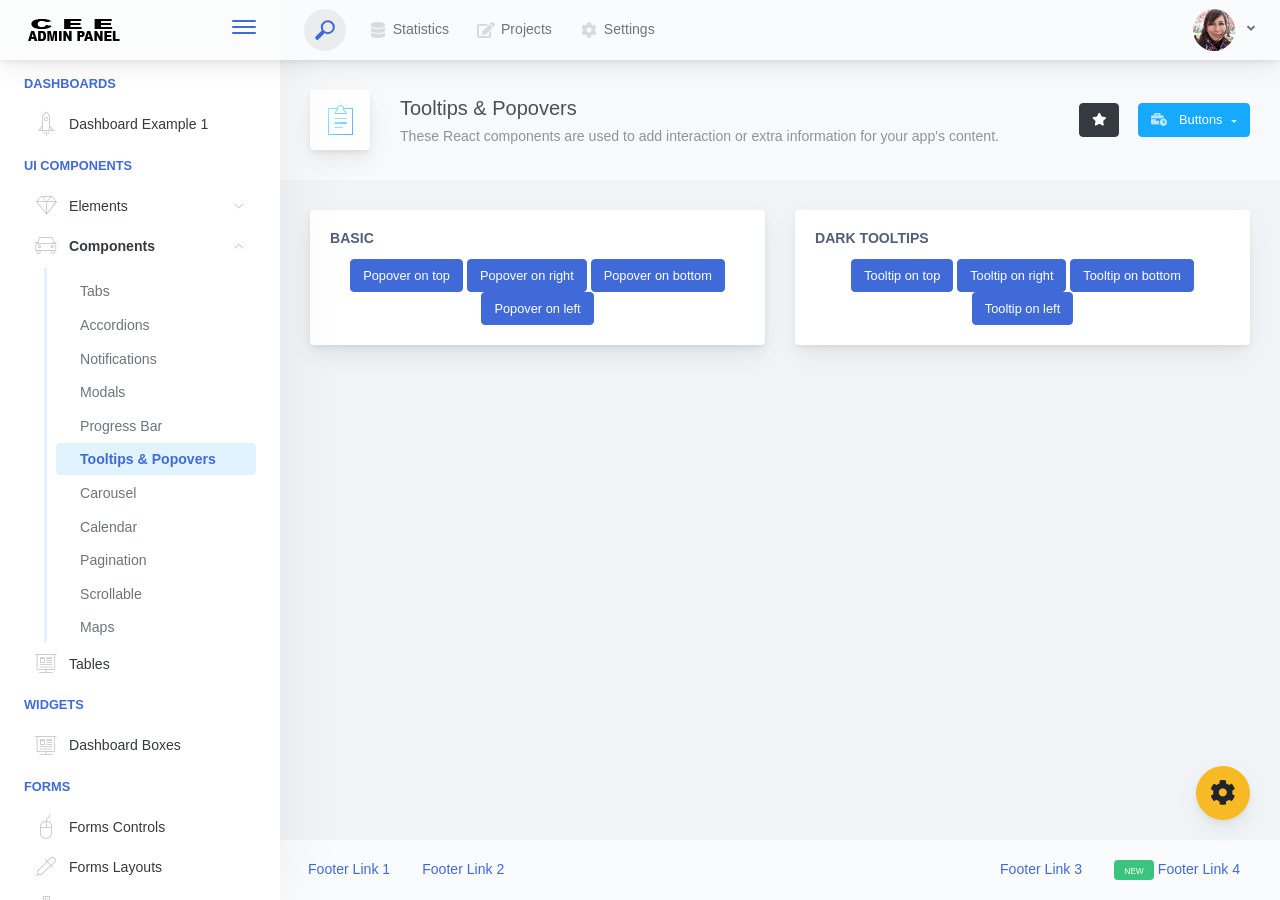
<file: CEE/adminpanel/admin/components-tooltips-popovers.html>
<!doctype html>
<html lang="en">

<head>
    <meta charset="utf-8">
    <meta http-equiv="X-UA-Compatible" content="IE=edge">
    <meta http-equiv="Content-Language" content="en">
    <meta http-equiv="Content-Type" content="text/html; charset=utf-8"/>
    <title>Tooltips &amp; Popovers - These React components are used to add interaction or extra information for your app&#x27;s content.</title>
    <meta name="viewport" content="width=device-width, initial-scale=1, maximum-scale=1, user-scalable=no, shrink-to-fit=no" />
    <meta name="description" content="These React components are used to add interaction or extra information for your app&#x27;s content.">
    <meta name="msapplication-tap-highlight" content="no">
    <!--
    =========================================================
    * ArchitectUI HTML Theme Dashboard - v1.0.0
    =========================================================
    * Product Page: https://dashboardpack.com
    * Copyright 2019 DashboardPack (https://dashboardpack.com)
    * Licensed under MIT (https://github.com/DashboardPack/architectui-html-theme-free/blob/master/LICENSE)
    =========================================================
    * The above copyright notice and this permission notice shall be included in all copies or substantial portions of the Software.
    -->
<link href="./main.css" rel="stylesheet"></head>
<body>
    <div class="app-container app-theme-white body-tabs-shadow fixed-sidebar fixed-header">
        <div class="app-header header-shadow">
            <div class="app-header__logo">
                <div class="logo-src"></div>
                <div class="header__pane ml-auto">
                    <div>
                        <button type="button" class="hamburger close-sidebar-btn hamburger--elastic" data-class="closed-sidebar">
                            <span class="hamburger-box">
                                <span class="hamburger-inner"></span>
                            </span>
                        </button>
                    </div>
                </div>
            </div>
            <div class="app-header__mobile-menu">
                <div>
                    <button type="button" class="hamburger hamburger--elastic mobile-toggle-nav">
                        <span class="hamburger-box">
                            <span class="hamburger-inner"></span>
                        </span>
                    </button>
                </div>
            </div>
            <div class="app-header__menu">
                <span>
                    <button type="button" class="btn-icon btn-icon-only btn btn-primary btn-sm mobile-toggle-header-nav">
                        <span class="btn-icon-wrapper">
                            <i class="fa fa-ellipsis-v fa-w-6"></i>
                        </span>
                    </button>
                </span>
            </div>    <div class="app-header__content">
                <div class="app-header-left">
                    <div class="search-wrapper">
                        <div class="input-holder">
                            <input type="text" class="search-input" placeholder="Type to search">
                            <button class="search-icon"><span></span></button>
                        </div>
                        <button class="close"></button>
                    </div>
                    <ul class="header-menu nav">
                        <li class="nav-item">
                            <a href="javascript:void(0);" class="nav-link">
                                <i class="nav-link-icon fa fa-database"> </i>
                                Statistics
                            </a>
                        </li>
                        <li class="btn-group nav-item">
                            <a href="javascript:void(0);" class="nav-link">
                                <i class="nav-link-icon fa fa-edit"></i>
                                Projects
                            </a>
                        </li>
                        <li class="dropdown nav-item">
                            <a href="javascript:void(0);" class="nav-link">
                                <i class="nav-link-icon fa fa-cog"></i>
                                Settings
                            </a>
                        </li>
                    </ul>        </div>
                <div class="app-header-right">
                    <div class="header-btn-lg pr-0">
                        <div class="widget-content p-0">
                            <div class="widget-content-wrapper">
                                <div class="widget-content-left">
                                    <div class="btn-group">
                                        <a data-toggle="dropdown" aria-haspopup="true" aria-expanded="false" class="p-0 btn">
                                            <img width="42" class="rounded-circle" src="assets/images/avatars/1.jpg" alt="">
                                            <i class="fa fa-angle-down ml-2 opacity-8"></i>
                                        </a>
                                        <div tabindex="-1" role="menu" aria-hidden="true" class="dropdown-menu dropdown-menu-right">
                                            <button type="button" tabindex="0" class="dropdown-item">User Account</button>
                                            <button type="button" tabindex="0" class="dropdown-item">Settings</button>
                                            <h6 tabindex="-1" class="dropdown-header">Header</h6>
                                            <button type="button" tabindex="0" class="dropdown-item">Actions</button>
                                            <div tabindex="-1" class="dropdown-divider"></div>
                                            <button type="button" tabindex="0" class="dropdown-item">Dividers</button>
                                        </div>
                                    </div>
                                </div>
                                <div class="widget-content-left  ml-3 header-user-info">
                                    <div class="widget-heading">
                                        Alina Mclourd
                                    </div>
                                    <div class="widget-subheading">
                                        VP People Manager
                                    </div>
                                </div>
                                <div class="widget-content-right header-user-info ml-3">
                                    <button type="button" class="btn-shadow p-1 btn btn-primary btn-sm show-toastr-example">
                                        <i class="fa text-white fa-calendar pr-1 pl-1"></i>
                                    </button>
                                </div>
                            </div>
                        </div>
                    </div>        </div>
            </div>
        </div>        <div class="ui-theme-settings">
            <button type="button" id="TooltipDemo" class="btn-open-options btn btn-warning">
                <i class="fa fa-cog fa-w-16 fa-spin fa-2x"></i>
            </button>
            <div class="theme-settings__inner">
                <div class="scrollbar-container">
                    <div class="theme-settings__options-wrapper">
                        <h3 class="themeoptions-heading">Layout Options
                        </h3>
                        <div class="p-3">
                            <ul class="list-group">
                                <li class="list-group-item">
                                    <div class="widget-content p-0">
                                        <div class="widget-content-wrapper">
                                            <div class="widget-content-left mr-3">
                                                <div class="switch has-switch switch-container-class" data-class="fixed-header">
                                                    <div class="switch-animate switch-on">
                                                        <input type="checkbox" checked data-toggle="toggle" data-onstyle="success">
                                                    </div>
                                                </div>
                                            </div>
                                            <div class="widget-content-left">
                                                <div class="widget-heading">Fixed Header
                                                </div>
                                                <div class="widget-subheading">Makes the header top fixed, always visible!
                                                </div>
                                            </div>
                                        </div>
                                    </div>
                                </li>
                                <li class="list-group-item">
                                    <div class="widget-content p-0">
                                        <div class="widget-content-wrapper">
                                            <div class="widget-content-left mr-3">
                                                <div class="switch has-switch switch-container-class" data-class="fixed-sidebar">
                                                    <div class="switch-animate switch-on">
                                                        <input type="checkbox" checked data-toggle="toggle" data-onstyle="success">
                                                    </div>
                                                </div>
                                            </div>
                                            <div class="widget-content-left">
                                                <div class="widget-heading">Fixed Sidebar
                                                </div>
                                                <div class="widget-subheading">Makes the sidebar left fixed, always visible!
                                                </div>
                                            </div>
                                        </div>
                                    </div>
                                </li>
                                <li class="list-group-item">
                                    <div class="widget-content p-0">
                                        <div class="widget-content-wrapper">
                                            <div class="widget-content-left mr-3">
                                                <div class="switch has-switch switch-container-class" data-class="fixed-footer">
                                                    <div class="switch-animate switch-off">
                                                        <input type="checkbox" data-toggle="toggle" data-onstyle="success">
                                                    </div>
                                                </div>
                                            </div>
                                            <div class="widget-content-left">
                                                <div class="widget-heading">Fixed Footer
                                                </div>
                                                <div class="widget-subheading">Makes the app footer bottom fixed, always visible!
                                                </div>
                                            </div>
                                        </div>
                                    </div>
                                </li>
                            </ul>
                        </div>
                        <h3 class="themeoptions-heading">
                            <div>
                                Header Options
                            </div>
                            <button type="button" class="btn-pill btn-shadow btn-wide ml-auto btn btn-focus btn-sm switch-header-cs-class" data-class="">
                                Restore Default
                            </button>
                        </h3>
                        <div class="p-3">
                            <ul class="list-group">
                                <li class="list-group-item">
                                    <h5 class="pb-2">Choose Color Scheme
                                    </h5>
                                    <div class="theme-settings-swatches">
                                        <div class="swatch-holder bg-primary switch-header-cs-class" data-class="bg-primary header-text-light">
                                        </div>
                                        <div class="swatch-holder bg-secondary switch-header-cs-class" data-class="bg-secondary header-text-light">
                                        </div>
                                        <div class="swatch-holder bg-success switch-header-cs-class" data-class="bg-success header-text-dark">
                                        </div>
                                        <div class="swatch-holder bg-info switch-header-cs-class" data-class="bg-info header-text-dark">
                                        </div>
                                        <div class="swatch-holder bg-warning switch-header-cs-class" data-class="bg-warning header-text-dark">
                                        </div>
                                        <div class="swatch-holder bg-danger switch-header-cs-class" data-class="bg-danger header-text-light">
                                        </div>
                                        <div class="swatch-holder bg-light switch-header-cs-class" data-class="bg-light header-text-dark">
                                        </div>
                                        <div class="swatch-holder bg-dark switch-header-cs-class" data-class="bg-dark header-text-light">
                                        </div>
                                        <div class="swatch-holder bg-focus switch-header-cs-class" data-class="bg-focus header-text-light">
                                        </div>
                                        <div class="swatch-holder bg-alternate switch-header-cs-class" data-class="bg-alternate header-text-light">
                                        </div>
                                        <div class="divider">
                                        </div>
                                        <div class="swatch-holder bg-vicious-stance switch-header-cs-class" data-class="bg-vicious-stance header-text-light">
                                        </div>
                                        <div class="swatch-holder bg-midnight-bloom switch-header-cs-class" data-class="bg-midnight-bloom header-text-light">
                                        </div>
                                        <div class="swatch-holder bg-night-sky switch-header-cs-class" data-class="bg-night-sky header-text-light">
                                        </div>
                                        <div class="swatch-holder bg-slick-carbon switch-header-cs-class" data-class="bg-slick-carbon header-text-light">
                                        </div>
                                        <div class="swatch-holder bg-asteroid switch-header-cs-class" data-class="bg-asteroid header-text-light">
                                        </div>
                                        <div class="swatch-holder bg-royal switch-header-cs-class" data-class="bg-royal header-text-light">
                                        </div>
                                        <div class="swatch-holder bg-warm-flame switch-header-cs-class" data-class="bg-warm-flame header-text-dark">
                                        </div>
                                        <div class="swatch-holder bg-night-fade switch-header-cs-class" data-class="bg-night-fade header-text-dark">
                                        </div>
                                        <div class="swatch-holder bg-sunny-morning switch-header-cs-class" data-class="bg-sunny-morning header-text-dark">
                                        </div>
                                        <div class="swatch-holder bg-tempting-azure switch-header-cs-class" data-class="bg-tempting-azure header-text-dark">
                                        </div>
                                        <div class="swatch-holder bg-amy-crisp switch-header-cs-class" data-class="bg-amy-crisp header-text-dark">
                                        </div>
                                        <div class="swatch-holder bg-heavy-rain switch-header-cs-class" data-class="bg-heavy-rain header-text-dark">
                                        </div>
                                        <div class="swatch-holder bg-mean-fruit switch-header-cs-class" data-class="bg-mean-fruit header-text-dark">
                                        </div>
                                        <div class="swatch-holder bg-malibu-beach switch-header-cs-class" data-class="bg-malibu-beach header-text-light">
                                        </div>
                                        <div class="swatch-holder bg-deep-blue switch-header-cs-class" data-class="bg-deep-blue header-text-dark">
                                        </div>
                                        <div class="swatch-holder bg-ripe-malin switch-header-cs-class" data-class="bg-ripe-malin header-text-light">
                                        </div>
                                        <div class="swatch-holder bg-arielle-smile switch-header-cs-class" data-class="bg-arielle-smile header-text-light">
                                        </div>
                                        <div class="swatch-holder bg-plum-plate switch-header-cs-class" data-class="bg-plum-plate header-text-light">
                                        </div>
                                        <div class="swatch-holder bg-happy-fisher switch-header-cs-class" data-class="bg-happy-fisher header-text-dark">
                                        </div>
                                        <div class="swatch-holder bg-happy-itmeo switch-header-cs-class" data-class="bg-happy-itmeo header-text-light">
                                        </div>
                                        <div class="swatch-holder bg-mixed-hopes switch-header-cs-class" data-class="bg-mixed-hopes header-text-light">
                                        </div>
                                        <div class="swatch-holder bg-strong-bliss switch-header-cs-class" data-class="bg-strong-bliss header-text-light">
                                        </div>
                                        <div class="swatch-holder bg-grow-early switch-header-cs-class" data-class="bg-grow-early header-text-light">
                                        </div>
                                        <div class="swatch-holder bg-love-kiss switch-header-cs-class" data-class="bg-love-kiss header-text-light">
                                        </div>
                                        <div class="swatch-holder bg-premium-dark switch-header-cs-class" data-class="bg-premium-dark header-text-light">
                                        </div>
                                        <div class="swatch-holder bg-happy-green switch-header-cs-class" data-class="bg-happy-green header-text-light">
                                        </div>
                                    </div>
                                </li>
                            </ul>
                        </div>
                        <h3 class="themeoptions-heading">
                            <div>Sidebar Options</div>
                            <button type="button" class="btn-pill btn-shadow btn-wide ml-auto btn btn-focus btn-sm switch-sidebar-cs-class" data-class="">
                                Restore Default
                            </button>
                        </h3>
                        <div class="p-3">
                            <ul class="list-group">
                                <li class="list-group-item">
                                    <h5 class="pb-2">Choose Color Scheme
                                    </h5>
                                    <div class="theme-settings-swatches">
                                        <div class="swatch-holder bg-primary switch-sidebar-cs-class" data-class="bg-primary sidebar-text-light">
                                        </div>
                                        <div class="swatch-holder bg-secondary switch-sidebar-cs-class" data-class="bg-secondary sidebar-text-light">
                                        </div>
                                        <div class="swatch-holder bg-success switch-sidebar-cs-class" data-class="bg-success sidebar-text-dark">
                                        </div>
                                        <div class="swatch-holder bg-info switch-sidebar-cs-class" data-class="bg-info sidebar-text-dark">
                                        </div>
                                        <div class="swatch-holder bg-warning switch-sidebar-cs-class" data-class="bg-warning sidebar-text-dark">
                                        </div>
                                        <div class="swatch-holder bg-danger switch-sidebar-cs-class" data-class="bg-danger sidebar-text-light">
                                        </div>
                                        <div class="swatch-holder bg-light switch-sidebar-cs-class" data-class="bg-light sidebar-text-dark">
                                        </div>
                                        <div class="swatch-holder bg-dark switch-sidebar-cs-class" data-class="bg-dark sidebar-text-light">
                                        </div>
                                        <div class="swatch-holder bg-focus switch-sidebar-cs-class" data-class="bg-focus sidebar-text-light">
                                        </div>
                                        <div class="swatch-holder bg-alternate switch-sidebar-cs-class" data-class="bg-alternate sidebar-text-light">
                                        </div>
                                        <div class="divider">
                                        </div>
                                        <div class="swatch-holder bg-vicious-stance switch-sidebar-cs-class" data-class="bg-vicious-stance sidebar-text-light">
                                        </div>
                                        <div class="swatch-holder bg-midnight-bloom switch-sidebar-cs-class" data-class="bg-midnight-bloom sidebar-text-light">
                                        </div>
                                        <div class="swatch-holder bg-night-sky switch-sidebar-cs-class" data-class="bg-night-sky sidebar-text-light">
                                        </div>
                                        <div class="swatch-holder bg-slick-carbon switch-sidebar-cs-class" data-class="bg-slick-carbon sidebar-text-light">
                                        </div>
                                        <div class="swatch-holder bg-asteroid switch-sidebar-cs-class" data-class="bg-asteroid sidebar-text-light">
                                        </div>
                                        <div class="swatch-holder bg-royal switch-sidebar-cs-class" data-class="bg-royal sidebar-text-light">
                                        </div>
                                        <div class="swatch-holder bg-warm-flame switch-sidebar-cs-class" data-class="bg-warm-flame sidebar-text-dark">
                                        </div>
                                        <div class="swatch-holder bg-night-fade switch-sidebar-cs-class" data-class="bg-night-fade sidebar-text-dark">
                                        </div>
                                        <div class="swatch-holder bg-sunny-morning switch-sidebar-cs-class" data-class="bg-sunny-morning sidebar-text-dark">
                                        </div>
                                        <div class="swatch-holder bg-tempting-azure switch-sidebar-cs-class" data-class="bg-tempting-azure sidebar-text-dark">
                                        </div>
                                        <div class="swatch-holder bg-amy-crisp switch-sidebar-cs-class" data-class="bg-amy-crisp sidebar-text-dark">
                                        </div>
                                        <div class="swatch-holder bg-heavy-rain switch-sidebar-cs-class" data-class="bg-heavy-rain sidebar-text-dark">
                                        </div>
                                        <div class="swatch-holder bg-mean-fruit switch-sidebar-cs-class" data-class="bg-mean-fruit sidebar-text-dark">
                                        </div>
                                        <div class="swatch-holder bg-malibu-beach switch-sidebar-cs-class" data-class="bg-malibu-beach sidebar-text-light">
                                        </div>
                                        <div class="swatch-holder bg-deep-blue switch-sidebar-cs-class" data-class="bg-deep-blue sidebar-text-dark">
                                        </div>
                                        <div class="swatch-holder bg-ripe-malin switch-sidebar-cs-class" data-class="bg-ripe-malin sidebar-text-light">
                                        </div>
                                        <div class="swatch-holder bg-arielle-smile switch-sidebar-cs-class" data-class="bg-arielle-smile sidebar-text-light">
                                        </div>
                                        <div class="swatch-holder bg-plum-plate switch-sidebar-cs-class" data-class="bg-plum-plate sidebar-text-light">
                                        </div>
                                        <div class="swatch-holder bg-happy-fisher switch-sidebar-cs-class" data-class="bg-happy-fisher sidebar-text-dark">
                                        </div>
                                        <div class="swatch-holder bg-happy-itmeo switch-sidebar-cs-class" data-class="bg-happy-itmeo sidebar-text-light">
                                        </div>
                                        <div class="swatch-holder bg-mixed-hopes switch-sidebar-cs-class" data-class="bg-mixed-hopes sidebar-text-light">
                                        </div>
                                        <div class="swatch-holder bg-strong-bliss switch-sidebar-cs-class" data-class="bg-strong-bliss sidebar-text-light">
                                        </div>
                                        <div class="swatch-holder bg-grow-early switch-sidebar-cs-class" data-class="bg-grow-early sidebar-text-light">
                                        </div>
                                        <div class="swatch-holder bg-love-kiss switch-sidebar-cs-class" data-class="bg-love-kiss sidebar-text-light">
                                        </div>
                                        <div class="swatch-holder bg-premium-dark switch-sidebar-cs-class" data-class="bg-premium-dark sidebar-text-light">
                                        </div>
                                        <div class="swatch-holder bg-happy-green switch-sidebar-cs-class" data-class="bg-happy-green sidebar-text-light">
                                        </div>
                                    </div>
                                </li>
                            </ul>
                        </div>
                        <h3 class="themeoptions-heading">
                            <div>Main Content Options</div>
                            <button type="button" class="btn-pill btn-shadow btn-wide ml-auto active btn btn-focus btn-sm">Restore Default
                            </button>
                        </h3>
                        <div class="p-3">
                            <ul class="list-group">
                                <li class="list-group-item">
                                    <h5 class="pb-2">Page Section Tabs
                                    </h5>
                                    <div class="theme-settings-swatches">
                                        <div role="group" class="mt-2 btn-group">
                                            <button type="button" class="btn-wide btn-shadow btn-primary btn btn-secondary switch-theme-class" data-class="body-tabs-line">
                                                Line
                                            </button>
                                            <button type="button" class="btn-wide btn-shadow btn-primary active btn btn-secondary switch-theme-class" data-class="body-tabs-shadow">
                                                Shadow
                                            </button>
                                        </div>
                                    </div>
                                </li>
                            </ul>
                        </div>
                    </div>
                </div>
            </div>
        </div>        <div class="app-main">
                <div class="app-sidebar sidebar-shadow">
                    <div class="app-header__logo">
                        <div class="logo-src"></div>
                        <div class="header__pane ml-auto">
                            <div>
                                <button type="button" class="hamburger close-sidebar-btn hamburger--elastic" data-class="closed-sidebar">
                                    <span class="hamburger-box">
                                        <span class="hamburger-inner"></span>
                                    </span>
                                </button>
                            </div>
                        </div>
                    </div>
                    <div class="app-header__mobile-menu">
                        <div>
                            <button type="button" class="hamburger hamburger--elastic mobile-toggle-nav">
                                <span class="hamburger-box">
                                    <span class="hamburger-inner"></span>
                                </span>
                            </button>
                        </div>
                    </div>
                    <div class="app-header__menu">
                        <span>
                            <button type="button" class="btn-icon btn-icon-only btn btn-primary btn-sm mobile-toggle-header-nav">
                                <span class="btn-icon-wrapper">
                                    <i class="fa fa-ellipsis-v fa-w-6"></i>
                                </span>
                            </button>
                        </span>
                    </div>    <div class="scrollbar-sidebar">
                        <div class="app-sidebar__inner">
                            <ul class="vertical-nav-menu">
                                <li class="app-sidebar__heading">Dashboards</li>
                                <li>
                                    <a href="index.html">
                                        <i class="metismenu-icon pe-7s-rocket"></i>
                                        Dashboard Example 1
                                    </a>
                                </li>
                                <li class="app-sidebar__heading">UI Components</li>
                                <li
                                    
                                    
                                    
                                    
                                    
                                    
                                    
                                    
                                >
                                    <a href="#">
                                        <i class="metismenu-icon pe-7s-diamond"></i>
                                        Elements
                                        <i class="metismenu-state-icon pe-7s-angle-down caret-left"></i>
                                    </a>
                                    <ul
                                        
                                        
                                        
                                        
                                        
                                        
                                        
                                        
                                    >
                                        <li>
                                            <a href="elements-buttons-standard.html">
                                                <i class="metismenu-icon"></i>
                                                Buttons
                                            </a>
                                        </li>
                                        <li>
                                            <a href="elements-dropdowns.html">
                                                <i class="metismenu-icon">
                                                </i>Dropdowns
                                            </a>
                                        </li>
                                        <li>
                                            <a href="elements-icons.html">
                                                <i class="metismenu-icon">
                                                </i>Icons
                                            </a>
                                        </li>
                                        <li>
                                            <a href="elements-badges-labels.html">
                                                <i class="metismenu-icon">
                                                </i>Badges
                                            </a>
                                        </li>
                                        <li>
                                            <a href="elements-cards.html">
                                                <i class="metismenu-icon">
                                                </i>Cards
                                            </a>
                                        </li>
                                        <li>
                                            <a href="elements-list-group.html">
                                                <i class="metismenu-icon">
                                                </i>List Groups
                                            </a>
                                        </li>
                                        <li>
                                            <a href="elements-navigation.html">
                                                <i class="metismenu-icon">
                                                </i>Navigation Menus
                                            </a>
                                        </li>
                                        <li>
                                            <a href="elements-utilities.html">
                                                <i class="metismenu-icon">
                                                </i>Utilities
                                            </a>
                                        </li>
                                    </ul>
                                </li>
                                <li
                                    
                                    
                                    
                                    
                                    
                                     class="mm-active"
                                    
                                    
                                    
                                    
                                    
                                >
                                    <a href="#">
                                        <i class="metismenu-icon pe-7s-car"></i>
                                        Components
                                        <i class="metismenu-state-icon pe-7s-angle-down caret-left"></i>
                                    </a>
                                    <ul
                                        
                                        
                                        
                                        
                                        
                                         class="mm-show"
                                        
                                        
                                        
                                        
                                        
                                    >
                                        <li>
                                            <a href="components-tabs.html">
                                                <i class="metismenu-icon">
                                                </i>Tabs
                                            </a>
                                        </li>
                                        <li>
                                            <a href="components-accordions.html">
                                                <i class="metismenu-icon">
                                                </i>Accordions
                                            </a>
                                        </li>
                                        <li>
                                            <a href="components-notifications.html">
                                                <i class="metismenu-icon">
                                                </i>Notifications
                                            </a>
                                        </li>
                                        <li>
                                            <a href="components-modals.html">
                                                <i class="metismenu-icon">
                                                </i>Modals
                                            </a>
                                        </li>
                                        <li>
                                            <a href="components-progress-bar.html">
                                                <i class="metismenu-icon">
                                                </i>Progress Bar
                                            </a>
                                        </li>
                                        <li>
                                            <a href="components-tooltips-popovers.html" class="mm-active">
                                                <i class="metismenu-icon">
                                                </i>Tooltips &amp; Popovers
                                            </a>
                                        </li>
                                        <li>
                                            <a href="components-carousel.html">
                                                <i class="metismenu-icon">
                                                </i>Carousel
                                            </a>
                                        </li>
                                        <li>
                                            <a href="components-calendar.html">
                                                <i class="metismenu-icon">
                                                </i>Calendar
                                            </a>
                                        </li>
                                        <li>
                                            <a href="components-pagination.html">
                                                <i class="metismenu-icon">
                                                </i>Pagination
                                            </a>
                                        </li>
                                        <li>
                                            <a href="components-scrollable-elements.html">
                                                <i class="metismenu-icon">
                                                </i>Scrollable
                                            </a>
                                        </li>
                                        <li>
                                            <a href="components-maps.html">
                                                <i class="metismenu-icon">
                                                </i>Maps
                                            </a>
                                        </li>
                                    </ul>
                                </li>
                                <li  >
                                    <a href="tables-regular.html">
                                        <i class="metismenu-icon pe-7s-display2"></i>
                                        Tables
                                    </a>
                                </li>
                                <li class="app-sidebar__heading">Widgets</li>
                                <li>
                                    <a href="dashboard-boxes.html">
                                        <i class="metismenu-icon pe-7s-display2"></i>
                                        Dashboard Boxes
                                    </a>
                                </li>
                                <li class="app-sidebar__heading">Forms</li>
                                <li>
                                    <a href="forms-controls.html">
                                        <i class="metismenu-icon pe-7s-mouse">
                                        </i>Forms Controls
                                    </a>
                                </li>
                                <li>
                                    <a href="forms-layouts.html">
                                        <i class="metismenu-icon pe-7s-eyedropper">
                                        </i>Forms Layouts
                                    </a>
                                </li>
                                <li>
                                    <a href="forms-validation.html">
                                        <i class="metismenu-icon pe-7s-pendrive">
                                        </i>Forms Validation
                                    </a>
                                </li>
                                <li class="app-sidebar__heading">Charts</li>
                                <li>
                                    <a href="charts-chartjs.html">
                                        <i class="metismenu-icon pe-7s-graph2">
                                        </i>ChartJS
                                    </a>
                                </li>
                                <li class="app-sidebar__heading">PRO Version</li>
                                <li>
                                    <a href="https://dashboardpack.com/theme-details/architectui-dashboard-html-pro/" target="_blank">
                                        <i class="metismenu-icon pe-7s-graph2">
                                        </i>
                                        Upgrade to PRO
                                    </a>
                                </li>
                            </ul>
                        </div>
                    </div>
                </div>    <div class="app-main__outer">
                    <div class="app-main__inner">
                        <div class="app-page-title">
                            <div class="page-title-wrapper">
                                <div class="page-title-heading">
                                    <div class="page-title-icon">
                                        <i class="pe-7s-note2 icon-gradient bg-happy-fisher">
                                        </i>
                                    </div>
                                    <div>Tooltips &amp; Popovers
                                        <div class="page-title-subheading">These React components are used to add interaction or extra information for your app&#x27;s content.
                                        </div>
                                    </div>
                                </div>
                                <div class="page-title-actions">
                                    <button type="button" data-toggle="tooltip" title="Example Tooltip" data-placement="bottom" class="btn-shadow mr-3 btn btn-dark">
                                        <i class="fa fa-star"></i>
                                    </button>
                                    <div class="d-inline-block dropdown">
                                        <button type="button" data-toggle="dropdown" aria-haspopup="true" aria-expanded="false" class="btn-shadow dropdown-toggle btn btn-info">
                                            <span class="btn-icon-wrapper pr-2 opacity-7">
                                                <i class="fa fa-business-time fa-w-20"></i>
                                            </span>
                                            Buttons
                                        </button>
                                        <div tabindex="-1" role="menu" aria-hidden="true" class="dropdown-menu dropdown-menu-right">
                                            <ul class="nav flex-column">
                                                <li class="nav-item">
                                                    <a href="javascript:void(0);" class="nav-link">
                                                        <i class="nav-link-icon lnr-inbox"></i>
                                                        <span>
                                                            Inbox
                                                        </span>
                                                        <div class="ml-auto badge badge-pill badge-secondary">86</div>
                                                    </a>
                                                </li>
                                                <li class="nav-item">
                                                    <a href="javascript:void(0);" class="nav-link">
                                                        <i class="nav-link-icon lnr-book"></i>
                                                        <span>
                                                            Book
                                                        </span>
                                                        <div class="ml-auto badge badge-pill badge-danger">5</div>
                                                    </a>
                                                </li>
                                                <li class="nav-item">
                                                    <a href="javascript:void(0);" class="nav-link">
                                                        <i class="nav-link-icon lnr-picture"></i>
                                                        <span>
                                                            Picture
                                                        </span>
                                                    </a>
                                                </li>
                                                <li class="nav-item">
                                                    <a disabled href="javascript:void(0);" class="nav-link disabled">
                                                        <i class="nav-link-icon lnr-file-empty"></i>
                                                        <span>
                                                            File Disabled
                                                        </span>
                                                    </a>
                                                </li>
                                            </ul>
                                        </div>
                                    </div>
                                </div>    </div>
                        </div>            <div class="row">
                            <div class="col-lg-6">
                                <div class="main-card mb-3 card">
                                    <div class="card-body"><h5 class="card-title">Basic</h5>
                                        <div class="text-center">
                                            <button type="button" class="btn btn-primary" data-container="body" data-toggle="popover" data-placement="top" data-content="Vivamus sagittis lacus vel augue laoreet rutrum faucibus.">
                                                Popover on top
                                            </button>
            
                                            <button type="button" class="btn btn-primary" data-container="body" data-toggle="popover" data-placement="right" data-content="Vivamus sagittis lacus vel augue laoreet rutrum faucibus.">
                                                Popover on right
                                            </button>
            
                                            <button type="button" class="btn btn-primary" data-container="body" data-toggle="popover" data-placement="bottom" data-content="Vivamus
            sagittis lacus vel augue laoreet rutrum faucibus.">
                                                Popover on bottom
                                            </button>
            
                                            <button type="button" class="btn btn-primary" data-container="body" data-toggle="popover" data-placement="left" data-content="Vivamus sagittis lacus vel augue laoreet rutrum faucibus.">
                                                Popover on left
                                            </button>
                                        </div>
                                    </div>
                                </div>
                            </div>
                            <div class="col-lg-6">
                                <div class="main-card mb-3 card">
                                    <div class="card-body"><h5 class="card-title">Dark Tooltips</h5>
                                        <div class="text-center">
                                            <button type="button" class="btn btn-primary" data-toggle="tooltip" data-placement="top" title="Tooltip on top">
                                                Tooltip on top
                                            </button>
                                            <button type="button" class="btn btn-primary" data-toggle="tooltip" data-placement="right" title="Tooltip on right">
                                                Tooltip on right
                                            </button>
                                            <button type="button" class="btn btn-primary" data-toggle="tooltip" data-placement="bottom" title="Tooltip on bottom">
                                                Tooltip on bottom
                                            </button>
                                            <button type="button" class="btn btn-primary" data-toggle="tooltip" data-placement="left" title="Tooltip on left">
                                                Tooltip on left
                                            </button>
                                        </div>
                                    </div>
                                </div>
                            </div>
                        </div>
                    </div>
                    <div class="app-wrapper-footer">
                        <div class="app-footer">
                            <div class="app-footer__inner">
                                <div class="app-footer-left">
                                    <ul class="nav">
                                        <li class="nav-item">
                                            <a href="javascript:void(0);" class="nav-link">
                                                Footer Link 1
                                            </a>
                                        </li>
                                        <li class="nav-item">
                                            <a href="javascript:void(0);" class="nav-link">
                                                Footer Link 2
                                            </a>
                                        </li>
                                    </ul>
                                </div>
                                <div class="app-footer-right">
                                    <ul class="nav">
                                        <li class="nav-item">
                                            <a href="javascript:void(0);" class="nav-link">
                                                Footer Link 3
                                            </a>
                                        </li>
                                        <li class="nav-item">
                                            <a href="javascript:void(0);" class="nav-link">
                                                <div class="badge badge-success mr-1 ml-0">
                                                    <small>NEW</small>
                                                </div>
                                                Footer Link 4
                                            </a>
                                        </li>
                                    </ul>
                                </div>
                            </div>
                        </div>
                    </div>    </div>
        </div>
    </div>
<script type="text/javascript" src="./assets/scripts/main.js"></script></body>
</html>
</file>
<file: Practice/Sunny/quizApp/style.css>
* {
    padding: 0;
    margin: 0;
    box-sizing: border-box;
    font-family: 'Poppins', sans-serif;
}

@import url('https://fonts.googleapis.com/css2?family=Poppins:wght@100&display=swap');
.main {
    width: 100%;
    height: 100vh;
    display: flex;
    justify-content: center;
    align-items: center;
    background-color: rgb(24, 128, 207);
}

.container {
    width: 35rem;
    box-shadow: 0px 0px 5px grey;
    display: flex;
    background-color: white;
    border-radius: 10px;
    overflow: hidden;
    flex-direction: column;
}

.col {
    text-align: justify;
    padding: 15px;
    width: 95%;
}

#submit {
    width: 100%;
    background-color: rgb(47, 8, 73);
    transition: 0.5s;
    color: white;
    outline: none;
    border: none;
    font-size: 25px;
    display: block;
    padding: 10px;
    cursor: pointer;
}

#submit:hover {
    background-color: rgb(34, 6, 53);
}

.box {
    box-shadow: 0px -1px 1px grey;
    width: 100%;
}
</file>
